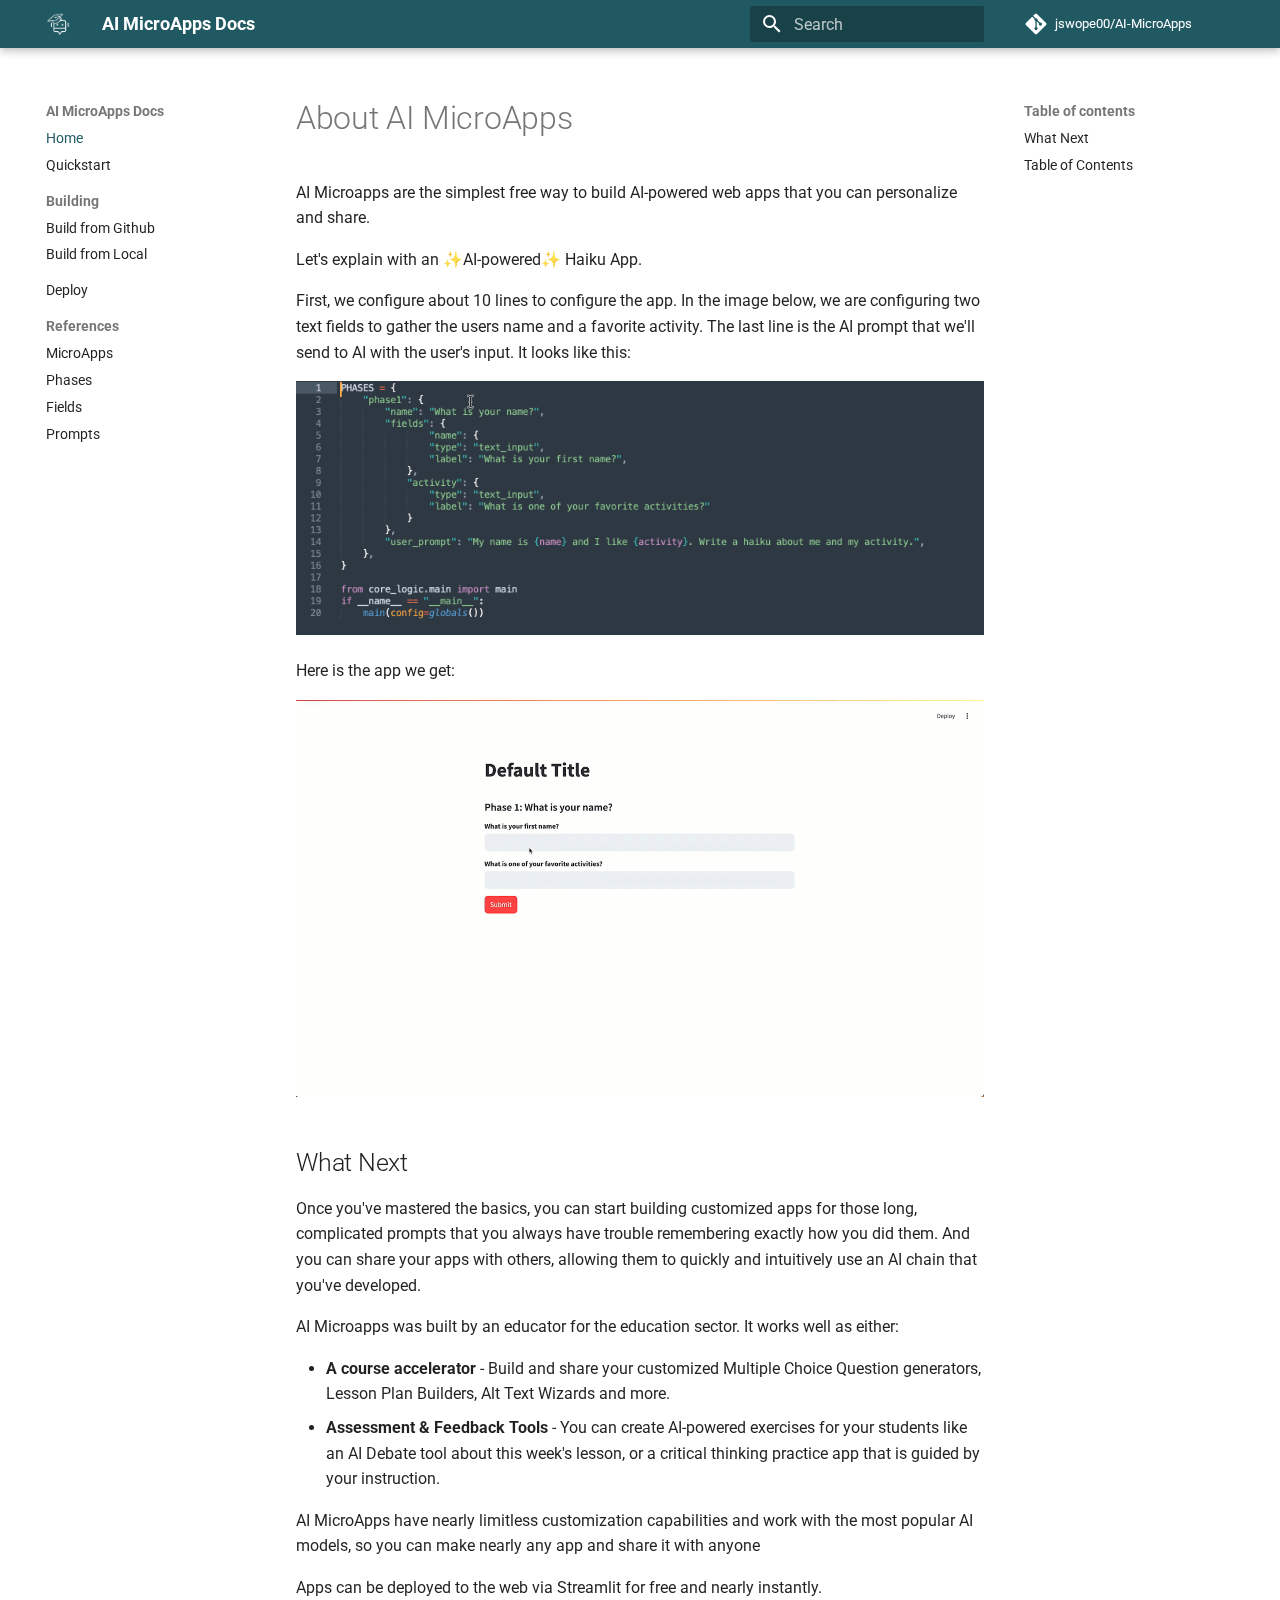
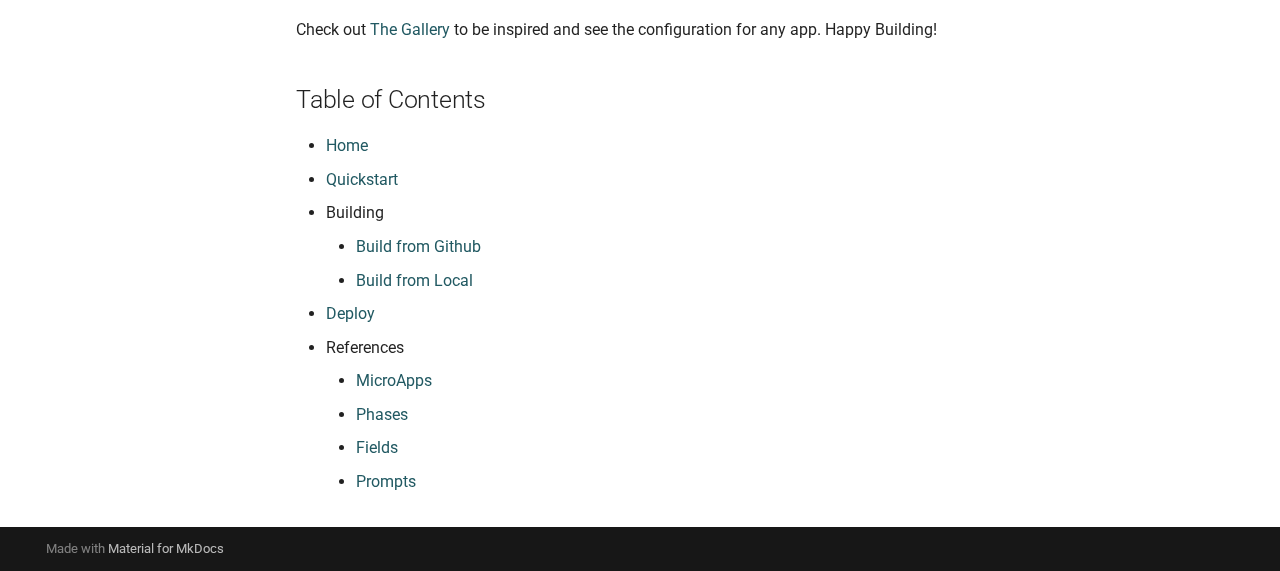
<file: index.html>
<!doctype html>
<html lang="en" class="no-js">
  <head>
    
      <meta charset="utf-8">
      <meta name="viewport" content="width=device-width,initial-scale=1">
      
      
      
        <link rel="canonical" href="https://github.com/jswope00/AI-MicroApps/">
      
      
      
        <link rel="next" href="quickstart/">
      
      
      <link rel="icon" href="img/logo_transparent_bg_sq.png">
      <meta name="generator" content="mkdocs-1.6.1, mkdocs-material-9.5.44">
    
    
      
        <title>AI MicroApps Docs</title>
      
    
    
      <link rel="stylesheet" href="assets/stylesheets/main.0253249f.min.css">
      
        
        <link rel="stylesheet" href="assets/stylesheets/palette.06af60db.min.css">
      
      


    
    
      
    
    
      
        
        
        <link rel="preconnect" href="https://fonts.gstatic.com" crossorigin>
        <link rel="stylesheet" href="https://fonts.googleapis.com/css?family=Roboto:300,300i,400,400i,700,700i%7CRoboto+Mono:400,400i,700,700i&display=fallback">
        <style>:root{--md-text-font:"Roboto";--md-code-font:"Roboto Mono"}</style>
      
    
    
      <link rel="stylesheet" href="stylesheets/extra.css">
    
    <script>__md_scope=new URL(".",location),__md_hash=e=>[...e].reduce(((e,_)=>(e<<5)-e+_.charCodeAt(0)),0),__md_get=(e,_=localStorage,t=__md_scope)=>JSON.parse(_.getItem(t.pathname+"."+e)),__md_set=(e,_,t=localStorage,a=__md_scope)=>{try{t.setItem(a.pathname+"."+e,JSON.stringify(_))}catch(e){}}</script>
    
      

    
    
    
  </head>
  
  
    
    
    
    
    
    <body dir="ltr" data-md-color-scheme="default" data-md-color-primary="custom" data-md-color-accent="custom">
  
    
    <input class="md-toggle" data-md-toggle="drawer" type="checkbox" id="__drawer" autocomplete="off">
    <input class="md-toggle" data-md-toggle="search" type="checkbox" id="__search" autocomplete="off">
    <label class="md-overlay" for="__drawer"></label>
    <div data-md-component="skip">
      
        
        <a href="#about-ai-microapps" class="md-skip">
          Skip to content
        </a>
      
    </div>
    <div data-md-component="announce">
      
    </div>
    
    
      

  

<header class="md-header md-header--shadow" data-md-component="header">
  <nav class="md-header__inner md-grid" aria-label="Header">
    <a href="." title="AI MicroApps Docs" class="md-header__button md-logo" aria-label="AI MicroApps Docs" data-md-component="logo">
      
  <img src="img/logo_green_bg_sq.png" alt="logo">

    </a>
    <label class="md-header__button md-icon" for="__drawer">
      
      <svg xmlns="http://www.w3.org/2000/svg" viewBox="0 0 24 24"><path d="M3 6h18v2H3zm0 5h18v2H3zm0 5h18v2H3z"/></svg>
    </label>
    <div class="md-header__title" data-md-component="header-title">
      <div class="md-header__ellipsis">
        <div class="md-header__topic">
          <span class="md-ellipsis">
            AI MicroApps Docs
          </span>
        </div>
        <div class="md-header__topic" data-md-component="header-topic">
          <span class="md-ellipsis">
            
              Home
            
          </span>
        </div>
      </div>
    </div>
    
      
    
    
    
    
      <label class="md-header__button md-icon" for="__search">
        
        <svg xmlns="http://www.w3.org/2000/svg" viewBox="0 0 24 24"><path d="M9.5 3A6.5 6.5 0 0 1 16 9.5c0 1.61-.59 3.09-1.56 4.23l.27.27h.79l5 5-1.5 1.5-5-5v-.79l-.27-.27A6.52 6.52 0 0 1 9.5 16 6.5 6.5 0 0 1 3 9.5 6.5 6.5 0 0 1 9.5 3m0 2C7 5 5 7 5 9.5S7 14 9.5 14 14 12 14 9.5 12 5 9.5 5"/></svg>
      </label>
      <div class="md-search" data-md-component="search" role="dialog">
  <label class="md-search__overlay" for="__search"></label>
  <div class="md-search__inner" role="search">
    <form class="md-search__form" name="search">
      <input type="text" class="md-search__input" name="query" aria-label="Search" placeholder="Search" autocapitalize="off" autocorrect="off" autocomplete="off" spellcheck="false" data-md-component="search-query" required>
      <label class="md-search__icon md-icon" for="__search">
        
        <svg xmlns="http://www.w3.org/2000/svg" viewBox="0 0 24 24"><path d="M9.5 3A6.5 6.5 0 0 1 16 9.5c0 1.61-.59 3.09-1.56 4.23l.27.27h.79l5 5-1.5 1.5-5-5v-.79l-.27-.27A6.52 6.52 0 0 1 9.5 16 6.5 6.5 0 0 1 3 9.5 6.5 6.5 0 0 1 9.5 3m0 2C7 5 5 7 5 9.5S7 14 9.5 14 14 12 14 9.5 12 5 9.5 5"/></svg>
        
        <svg xmlns="http://www.w3.org/2000/svg" viewBox="0 0 24 24"><path d="M20 11v2H8l5.5 5.5-1.42 1.42L4.16 12l7.92-7.92L13.5 5.5 8 11z"/></svg>
      </label>
      <nav class="md-search__options" aria-label="Search">
        
        <button type="reset" class="md-search__icon md-icon" title="Clear" aria-label="Clear" tabindex="-1">
          
          <svg xmlns="http://www.w3.org/2000/svg" viewBox="0 0 24 24"><path d="M19 6.41 17.59 5 12 10.59 6.41 5 5 6.41 10.59 12 5 17.59 6.41 19 12 13.41 17.59 19 19 17.59 13.41 12z"/></svg>
        </button>
      </nav>
      
    </form>
    <div class="md-search__output">
      <div class="md-search__scrollwrap" tabindex="0" data-md-scrollfix>
        <div class="md-search-result" data-md-component="search-result">
          <div class="md-search-result__meta">
            Initializing search
          </div>
          <ol class="md-search-result__list" role="presentation"></ol>
        </div>
      </div>
    </div>
  </div>
</div>
    
    
      <div class="md-header__source">
        <a href="https://github.com/jswope00/AI-MicroApps" title="Go to repository" class="md-source" data-md-component="source">
  <div class="md-source__icon md-icon">
    
    <svg xmlns="http://www.w3.org/2000/svg" viewBox="0 0 448 512"><!--! Font Awesome Free 6.6.0 by @fontawesome - https://fontawesome.com License - https://fontawesome.com/license/free (Icons: CC BY 4.0, Fonts: SIL OFL 1.1, Code: MIT License) Copyright 2024 Fonticons, Inc.--><path d="M439.55 236.05 244 40.45a28.87 28.87 0 0 0-40.81 0l-40.66 40.63 51.52 51.52c27.06-9.14 52.68 16.77 43.39 43.68l49.66 49.66c34.23-11.8 61.18 31 35.47 56.69-26.49 26.49-70.21-2.87-56-37.34L240.22 199v121.85c25.3 12.54 22.26 41.85 9.08 55a34.34 34.34 0 0 1-48.55 0c-17.57-17.6-11.07-46.91 11.25-56v-123c-20.8-8.51-24.6-30.74-18.64-45L142.57 101 8.45 235.14a28.86 28.86 0 0 0 0 40.81l195.61 195.6a28.86 28.86 0 0 0 40.8 0l194.69-194.69a28.86 28.86 0 0 0 0-40.81"/></svg>
  </div>
  <div class="md-source__repository">
    jswope00/AI-MicroApps
  </div>
</a>
      </div>
    
  </nav>
  
</header>
    
    <div class="md-container" data-md-component="container">
      
      
        
          
        
      
      <main class="md-main" data-md-component="main">
        <div class="md-main__inner md-grid">
          
            
              
              <div class="md-sidebar md-sidebar--primary" data-md-component="sidebar" data-md-type="navigation" >
                <div class="md-sidebar__scrollwrap">
                  <div class="md-sidebar__inner">
                    



<nav class="md-nav md-nav--primary" aria-label="Navigation" data-md-level="0">
  <label class="md-nav__title" for="__drawer">
    <a href="." title="AI MicroApps Docs" class="md-nav__button md-logo" aria-label="AI MicroApps Docs" data-md-component="logo">
      
  <img src="img/logo_green_bg_sq.png" alt="logo">

    </a>
    AI MicroApps Docs
  </label>
  
    <div class="md-nav__source">
      <a href="https://github.com/jswope00/AI-MicroApps" title="Go to repository" class="md-source" data-md-component="source">
  <div class="md-source__icon md-icon">
    
    <svg xmlns="http://www.w3.org/2000/svg" viewBox="0 0 448 512"><!--! Font Awesome Free 6.6.0 by @fontawesome - https://fontawesome.com License - https://fontawesome.com/license/free (Icons: CC BY 4.0, Fonts: SIL OFL 1.1, Code: MIT License) Copyright 2024 Fonticons, Inc.--><path d="M439.55 236.05 244 40.45a28.87 28.87 0 0 0-40.81 0l-40.66 40.63 51.52 51.52c27.06-9.14 52.68 16.77 43.39 43.68l49.66 49.66c34.23-11.8 61.18 31 35.47 56.69-26.49 26.49-70.21-2.87-56-37.34L240.22 199v121.85c25.3 12.54 22.26 41.85 9.08 55a34.34 34.34 0 0 1-48.55 0c-17.57-17.6-11.07-46.91 11.25-56v-123c-20.8-8.51-24.6-30.74-18.64-45L142.57 101 8.45 235.14a28.86 28.86 0 0 0 0 40.81l195.61 195.6a28.86 28.86 0 0 0 40.8 0l194.69-194.69a28.86 28.86 0 0 0 0-40.81"/></svg>
  </div>
  <div class="md-source__repository">
    jswope00/AI-MicroApps
  </div>
</a>
    </div>
  
  <ul class="md-nav__list" data-md-scrollfix>
    
      
      
  
  
    
  
  
  
    <li class="md-nav__item md-nav__item--active">
      
      <input class="md-nav__toggle md-toggle" type="checkbox" id="__toc">
      
      
        
      
      
        <label class="md-nav__link md-nav__link--active" for="__toc">
          
  
  <span class="md-ellipsis">
    Home
  </span>
  

          <span class="md-nav__icon md-icon"></span>
        </label>
      
      <a href="." class="md-nav__link md-nav__link--active">
        
  
  <span class="md-ellipsis">
    Home
  </span>
  

      </a>
      
        

<nav class="md-nav md-nav--secondary" aria-label="Table of contents">
  
  
  
    
  
  
    <label class="md-nav__title" for="__toc">
      <span class="md-nav__icon md-icon"></span>
      Table of contents
    </label>
    <ul class="md-nav__list" data-md-component="toc" data-md-scrollfix>
      
        <li class="md-nav__item">
  <a href="#what-next" class="md-nav__link">
    <span class="md-ellipsis">
      What Next
    </span>
  </a>
  
</li>
      
        <li class="md-nav__item">
  <a href="#table-of-contents" class="md-nav__link">
    <span class="md-ellipsis">
      Table of Contents
    </span>
  </a>
  
</li>
      
    </ul>
  
</nav>
      
    </li>
  

    
      
      
  
  
  
  
    <li class="md-nav__item">
      <a href="quickstart/" class="md-nav__link">
        
  
  <span class="md-ellipsis">
    Quickstart
  </span>
  

      </a>
    </li>
  

    
      
      
  
  
  
  
    
    
    
      
        
        
      
    
    
    <li class="md-nav__item md-nav__item--section md-nav__item--nested">
      
        
        
        <input class="md-nav__toggle md-toggle " type="checkbox" id="__nav_3" >
        
          
          <label class="md-nav__link" for="__nav_3" id="__nav_3_label" tabindex="">
            
  
  <span class="md-ellipsis">
    Building
  </span>
  

            <span class="md-nav__icon md-icon"></span>
          </label>
        
        <nav class="md-nav" data-md-level="1" aria-labelledby="__nav_3_label" aria-expanded="false">
          <label class="md-nav__title" for="__nav_3">
            <span class="md-nav__icon md-icon"></span>
            Building
          </label>
          <ul class="md-nav__list" data-md-scrollfix>
            
              
                
  
  
  
  
    <li class="md-nav__item">
      <a href="build_online/" class="md-nav__link">
        
  
  <span class="md-ellipsis">
    Build from Github
  </span>
  

      </a>
    </li>
  

              
            
              
                
  
  
  
  
    <li class="md-nav__item">
      <a href="build_local/" class="md-nav__link">
        
  
  <span class="md-ellipsis">
    Build from Local
  </span>
  

      </a>
    </li>
  

              
            
          </ul>
        </nav>
      
    </li>
  

    
      
      
  
  
  
  
    <li class="md-nav__item">
      <a href="deploy/" class="md-nav__link">
        
  
  <span class="md-ellipsis">
    Deploy
  </span>
  

      </a>
    </li>
  

    
      
      
  
  
  
  
    
    
    
      
        
        
      
    
    
    <li class="md-nav__item md-nav__item--section md-nav__item--nested">
      
        
        
        <input class="md-nav__toggle md-toggle " type="checkbox" id="__nav_5" >
        
          
          <label class="md-nav__link" for="__nav_5" id="__nav_5_label" tabindex="">
            
  
  <span class="md-ellipsis">
    References
  </span>
  

            <span class="md-nav__icon md-icon"></span>
          </label>
        
        <nav class="md-nav" data-md-level="1" aria-labelledby="__nav_5_label" aria-expanded="false">
          <label class="md-nav__title" for="__nav_5">
            <span class="md-nav__icon md-icon"></span>
            References
          </label>
          <ul class="md-nav__list" data-md-scrollfix>
            
              
                
  
  
  
  
    <li class="md-nav__item">
      <a href="concept_phases_fields_runs/" class="md-nav__link">
        
  
  <span class="md-ellipsis">
    MicroApps
  </span>
  

      </a>
    </li>
  

              
            
              
                
  
  
  
  
    <li class="md-nav__item">
      <a href="reference_phases/" class="md-nav__link">
        
  
  <span class="md-ellipsis">
    Phases
  </span>
  

      </a>
    </li>
  

              
            
              
                
  
  
  
  
    <li class="md-nav__item">
      <a href="reference_fields/" class="md-nav__link">
        
  
  <span class="md-ellipsis">
    Fields
  </span>
  

      </a>
    </li>
  

              
            
              
                
  
  
  
  
    <li class="md-nav__item">
      <a href="reference_prompts/" class="md-nav__link">
        
  
  <span class="md-ellipsis">
    Prompts
  </span>
  

      </a>
    </li>
  

              
            
          </ul>
        </nav>
      
    </li>
  

    
  </ul>
</nav>
                  </div>
                </div>
              </div>
            
            
              
              <div class="md-sidebar md-sidebar--secondary" data-md-component="sidebar" data-md-type="toc" >
                <div class="md-sidebar__scrollwrap">
                  <div class="md-sidebar__inner">
                    

<nav class="md-nav md-nav--secondary" aria-label="Table of contents">
  
  
  
    
  
  
    <label class="md-nav__title" for="__toc">
      <span class="md-nav__icon md-icon"></span>
      Table of contents
    </label>
    <ul class="md-nav__list" data-md-component="toc" data-md-scrollfix>
      
        <li class="md-nav__item">
  <a href="#what-next" class="md-nav__link">
    <span class="md-ellipsis">
      What Next
    </span>
  </a>
  
</li>
      
        <li class="md-nav__item">
  <a href="#table-of-contents" class="md-nav__link">
    <span class="md-ellipsis">
      Table of Contents
    </span>
  </a>
  
</li>
      
    </ul>
  
</nav>
                  </div>
                </div>
              </div>
            
          
          
            <div class="md-content" data-md-component="content">
              <article class="md-content__inner md-typeset">
                
                  

  
  


<h1 id="about-ai-microapps">About AI MicroApps<a class="headerlink" href="#about-ai-microapps" title="Permanent link">&para;</a></h1>
<p>AI Microapps are the simplest free way to build AI-powered web apps that you can personalize and share.</p>
<p>Let's explain with an ✨AI-powered✨ Haiku App.</p>
<p>First, we configure about 10 lines to configure the app. In the image below, we are configuring two text fields to gather the users name and a favorite activity. The last line is the AI prompt that we'll send to AI with the user's input. It looks like this:</p>
<p><img alt="Several lines of code to make an AI MicroApp" src="img/code_lines.png" /></p>
<p>Here is the app we get:</p>
<p><img alt="Animated Gif of the hello world app" src="img/hello_world_app.gif" /></p>
<h2 id="what-next">What Next<a class="headerlink" href="#what-next" title="Permanent link">&para;</a></h2>
<p>Once you've mastered the basics, you can start building customized apps for those long, complicated prompts that you always have trouble remembering exactly how you did them. And you can share your apps with others, allowing them to quickly and intuitively use an AI chain that you've developed.</p>
<p>AI Microapps was built by an educator for the education sector. It works well as either:</p>
<ul>
<li><strong>A course accelerator</strong> - Build and share your customized Multiple Choice Question generators, Lesson Plan Builders, Alt Text Wizards and more.</li>
<li><strong>Assessment &amp; Feedback Tools</strong> - You can create AI-powered exercises for your students like an AI Debate tool about this week's lesson, or a critical thinking practice app that is guided by your instruction.</li>
</ul>
<p>AI MicroApps have nearly limitless customization capabilities and work with the most popular AI models, so you can make nearly any app and share it with anyone</p>
<p>Apps can be deployed to the web via Streamlit for free and nearly instantly.</p>
<p>Check out <a href="https://ai-microapps.streamlit.app/" target="_blank" alt="Gallery of AI Microapps">The Gallery</a> to be inspired and see the configuration for any app. Happy Building!</p>
<h2 id="table-of-contents">Table of Contents<a class="headerlink" href="#table-of-contents" title="Permanent link">&para;</a></h2>
<ul>
<li><a href="./">Home</a></li>
<li><a href="quickstart/">Quickstart</a></li>
<li>Building<ul>
<li><a href="build_online/">Build from Github</a></li>
<li><a href="build_local/">Build from Local</a></li>
</ul>
</li>
<li><a href="deploy/">Deploy</a></li>
<li>References<ul>
<li><a href="concept_phases_fields_runs/">MicroApps</a></li>
<li><a href="reference_phases/">Phases</a></li>
<li><a href="reference_fields/">Fields</a></li>
<li><a href="reference_prompts/">Prompts</a></li>
</ul>
</li>
</ul>












                
              </article>
            </div>
          
          
<script>var target=document.getElementById(location.hash.slice(1));target&&target.name&&(target.checked=target.name.startsWith("__tabbed_"))</script>
        </div>
        
      </main>
      
        <footer class="md-footer">
  
  <div class="md-footer-meta md-typeset">
    <div class="md-footer-meta__inner md-grid">
      <div class="md-copyright">
  
  
    Made with
    <a href="https://squidfunk.github.io/mkdocs-material/" target="_blank" rel="noopener">
      Material for MkDocs
    </a>
  
</div>
      
    </div>
  </div>
</footer>
      
    </div>
    <div class="md-dialog" data-md-component="dialog">
      <div class="md-dialog__inner md-typeset"></div>
    </div>
    
    
    <script id="__config" type="application/json">{"base": ".", "features": ["navigation.sections", "navigation.instant"], "search": "assets/javascripts/workers/search.6ce7567c.min.js", "translations": {"clipboard.copied": "Copied to clipboard", "clipboard.copy": "Copy to clipboard", "search.result.more.one": "1 more on this page", "search.result.more.other": "# more on this page", "search.result.none": "No matching documents", "search.result.one": "1 matching document", "search.result.other": "# matching documents", "search.result.placeholder": "Type to start searching", "search.result.term.missing": "Missing", "select.version": "Select version"}}</script>
    
    
      <script src="assets/javascripts/bundle.83f73b43.min.js"></script>
      
    
  </body>
</html>
</file>
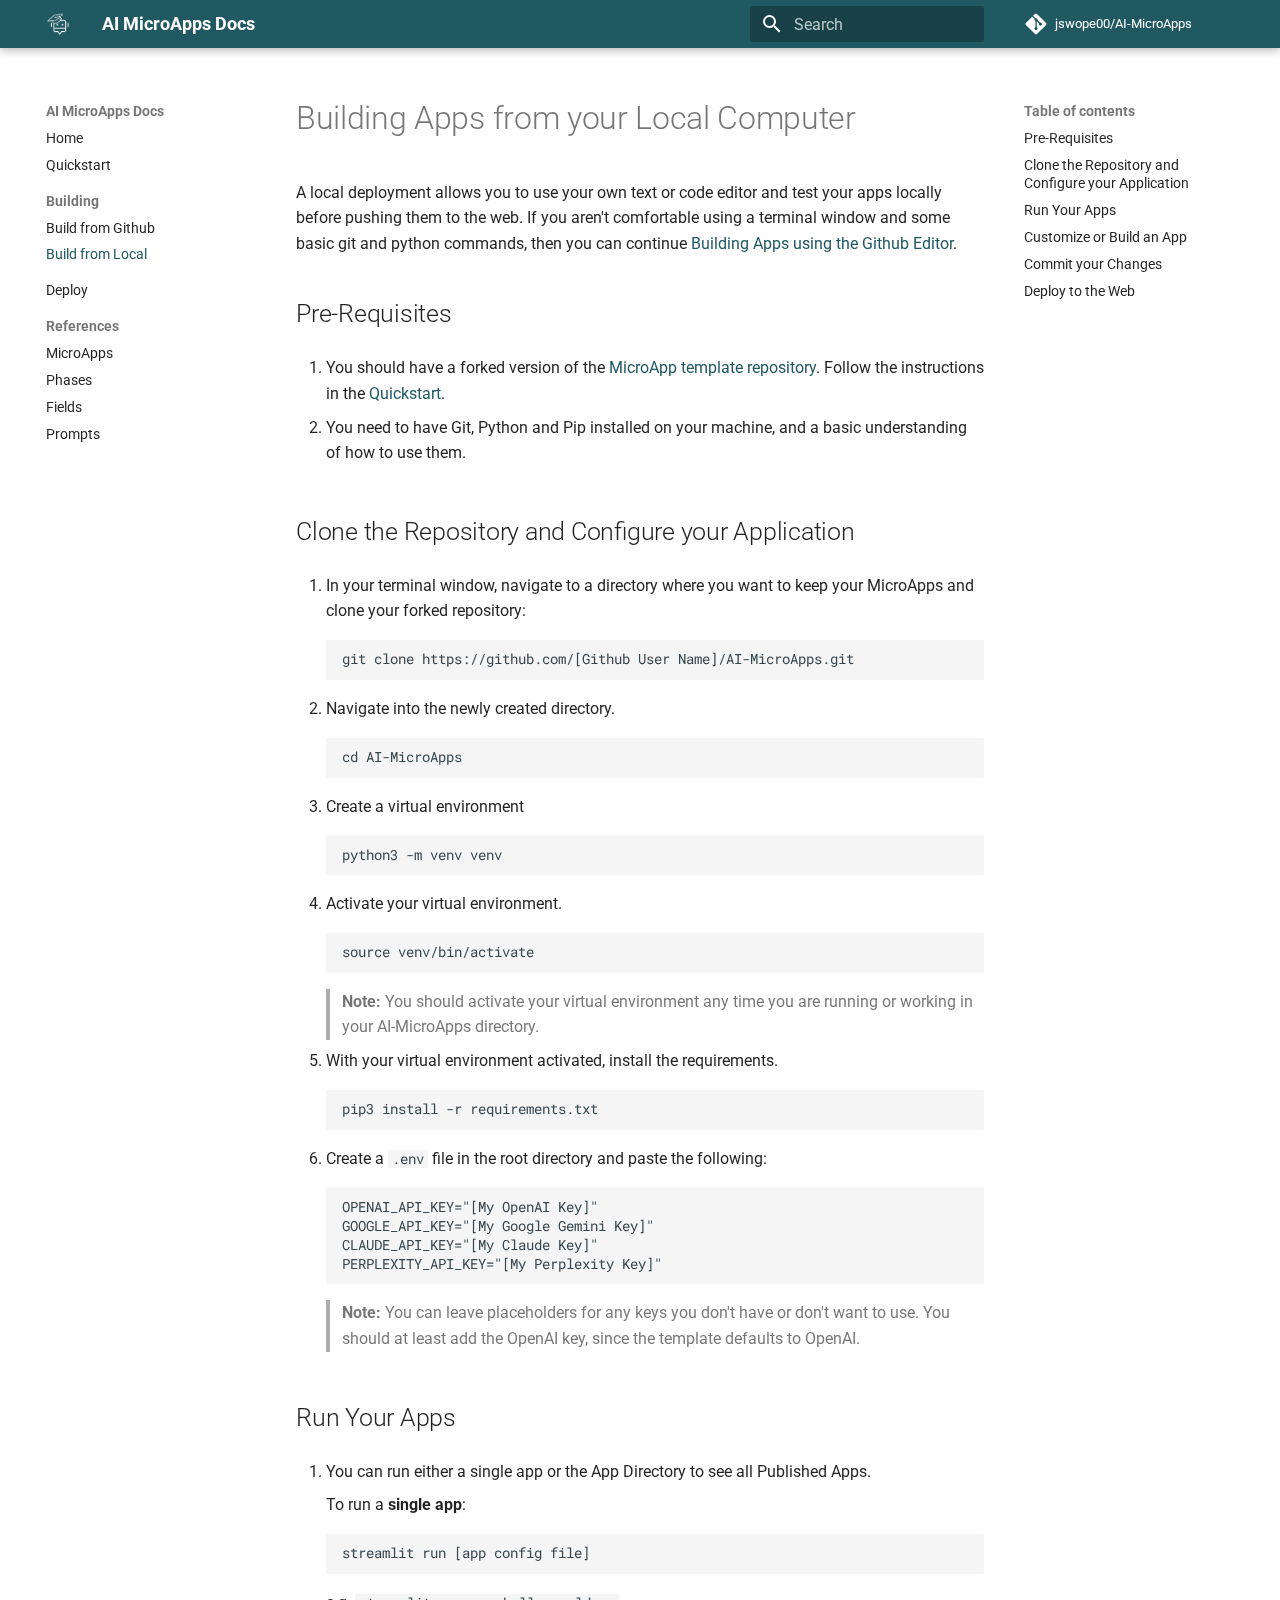
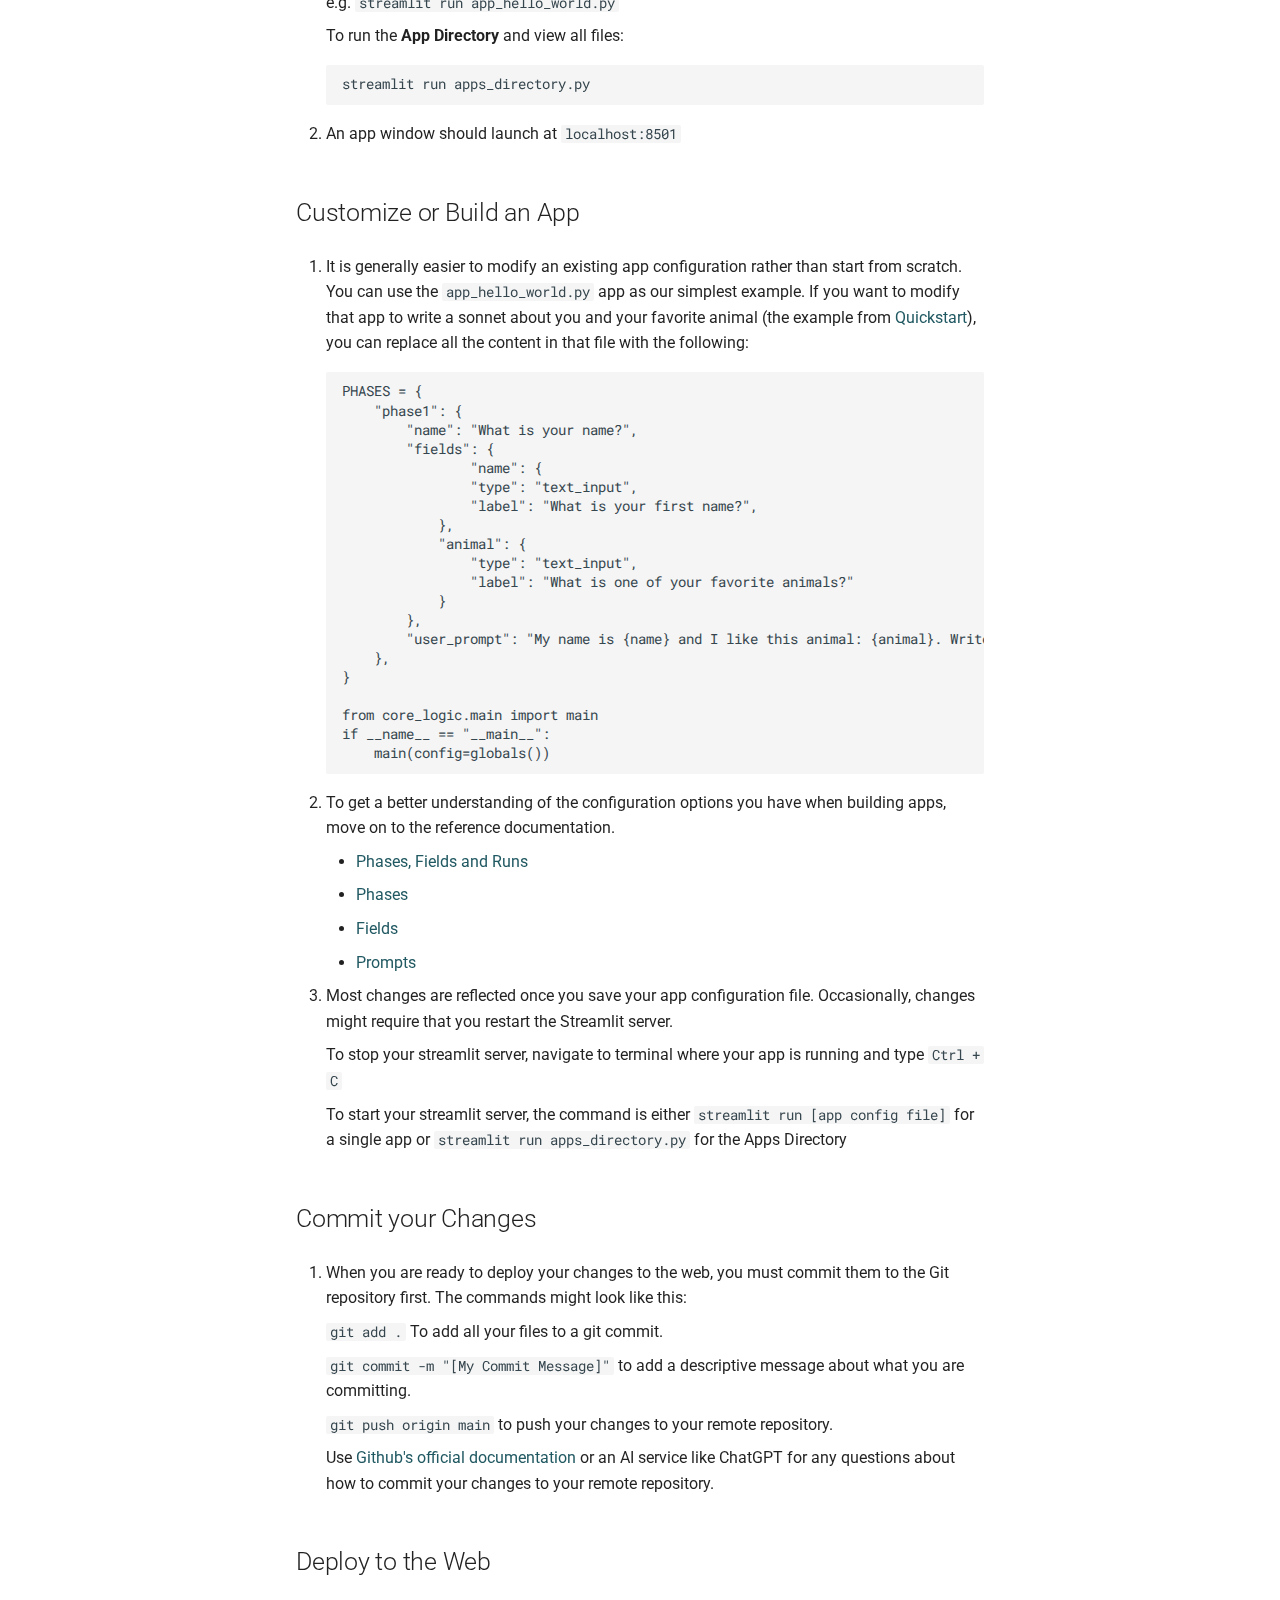
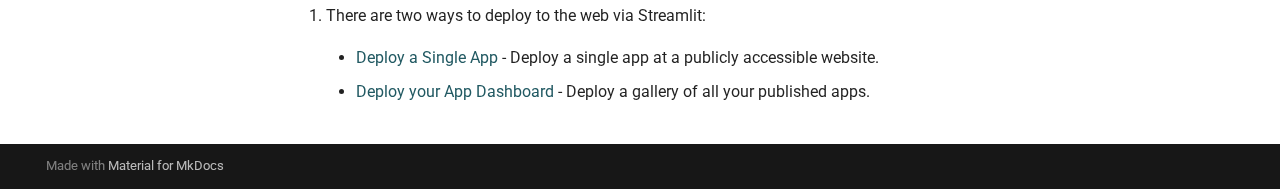
<file: build_local/index.html>
<!doctype html>
<html lang="en" class="no-js">
  <head>
    
      <meta charset="utf-8">
      <meta name="viewport" content="width=device-width,initial-scale=1">
      
      
      
        <link rel="canonical" href="https://github.com/jswope00/AI-MicroApps/build_local/">
      
      
        <link rel="prev" href="../build_online/">
      
      
        <link rel="next" href="../deploy/">
      
      
      <link rel="icon" href="../img/logo_transparent_bg_sq.png">
      <meta name="generator" content="mkdocs-1.6.1, mkdocs-material-9.5.44">
    
    
      
        <title>Build from Local - AI MicroApps Docs</title>
      
    
    
      <link rel="stylesheet" href="../assets/stylesheets/main.0253249f.min.css">
      
        
        <link rel="stylesheet" href="../assets/stylesheets/palette.06af60db.min.css">
      
      


    
    
      
    
    
      
        
        
        <link rel="preconnect" href="https://fonts.gstatic.com" crossorigin>
        <link rel="stylesheet" href="https://fonts.googleapis.com/css?family=Roboto:300,300i,400,400i,700,700i%7CRoboto+Mono:400,400i,700,700i&display=fallback">
        <style>:root{--md-text-font:"Roboto";--md-code-font:"Roboto Mono"}</style>
      
    
    
      <link rel="stylesheet" href="../stylesheets/extra.css">
    
    <script>__md_scope=new URL("..",location),__md_hash=e=>[...e].reduce(((e,_)=>(e<<5)-e+_.charCodeAt(0)),0),__md_get=(e,_=localStorage,t=__md_scope)=>JSON.parse(_.getItem(t.pathname+"."+e)),__md_set=(e,_,t=localStorage,a=__md_scope)=>{try{t.setItem(a.pathname+"."+e,JSON.stringify(_))}catch(e){}}</script>
    
      

    
    
    
  </head>
  
  
    
    
    
    
    
    <body dir="ltr" data-md-color-scheme="default" data-md-color-primary="custom" data-md-color-accent="custom">
  
    
    <input class="md-toggle" data-md-toggle="drawer" type="checkbox" id="__drawer" autocomplete="off">
    <input class="md-toggle" data-md-toggle="search" type="checkbox" id="__search" autocomplete="off">
    <label class="md-overlay" for="__drawer"></label>
    <div data-md-component="skip">
      
        
        <a href="#building-apps-from-your-local-computer" class="md-skip">
          Skip to content
        </a>
      
    </div>
    <div data-md-component="announce">
      
    </div>
    
    
      

  

<header class="md-header md-header--shadow" data-md-component="header">
  <nav class="md-header__inner md-grid" aria-label="Header">
    <a href=".." title="AI MicroApps Docs" class="md-header__button md-logo" aria-label="AI MicroApps Docs" data-md-component="logo">
      
  <img src="../img/logo_green_bg_sq.png" alt="logo">

    </a>
    <label class="md-header__button md-icon" for="__drawer">
      
      <svg xmlns="http://www.w3.org/2000/svg" viewBox="0 0 24 24"><path d="M3 6h18v2H3zm0 5h18v2H3zm0 5h18v2H3z"/></svg>
    </label>
    <div class="md-header__title" data-md-component="header-title">
      <div class="md-header__ellipsis">
        <div class="md-header__topic">
          <span class="md-ellipsis">
            AI MicroApps Docs
          </span>
        </div>
        <div class="md-header__topic" data-md-component="header-topic">
          <span class="md-ellipsis">
            
              Build from Local
            
          </span>
        </div>
      </div>
    </div>
    
      
    
    
    
    
      <label class="md-header__button md-icon" for="__search">
        
        <svg xmlns="http://www.w3.org/2000/svg" viewBox="0 0 24 24"><path d="M9.5 3A6.5 6.5 0 0 1 16 9.5c0 1.61-.59 3.09-1.56 4.23l.27.27h.79l5 5-1.5 1.5-5-5v-.79l-.27-.27A6.52 6.52 0 0 1 9.5 16 6.5 6.5 0 0 1 3 9.5 6.5 6.5 0 0 1 9.5 3m0 2C7 5 5 7 5 9.5S7 14 9.5 14 14 12 14 9.5 12 5 9.5 5"/></svg>
      </label>
      <div class="md-search" data-md-component="search" role="dialog">
  <label class="md-search__overlay" for="__search"></label>
  <div class="md-search__inner" role="search">
    <form class="md-search__form" name="search">
      <input type="text" class="md-search__input" name="query" aria-label="Search" placeholder="Search" autocapitalize="off" autocorrect="off" autocomplete="off" spellcheck="false" data-md-component="search-query" required>
      <label class="md-search__icon md-icon" for="__search">
        
        <svg xmlns="http://www.w3.org/2000/svg" viewBox="0 0 24 24"><path d="M9.5 3A6.5 6.5 0 0 1 16 9.5c0 1.61-.59 3.09-1.56 4.23l.27.27h.79l5 5-1.5 1.5-5-5v-.79l-.27-.27A6.52 6.52 0 0 1 9.5 16 6.5 6.5 0 0 1 3 9.5 6.5 6.5 0 0 1 9.5 3m0 2C7 5 5 7 5 9.5S7 14 9.5 14 14 12 14 9.5 12 5 9.5 5"/></svg>
        
        <svg xmlns="http://www.w3.org/2000/svg" viewBox="0 0 24 24"><path d="M20 11v2H8l5.5 5.5-1.42 1.42L4.16 12l7.92-7.92L13.5 5.5 8 11z"/></svg>
      </label>
      <nav class="md-search__options" aria-label="Search">
        
        <button type="reset" class="md-search__icon md-icon" title="Clear" aria-label="Clear" tabindex="-1">
          
          <svg xmlns="http://www.w3.org/2000/svg" viewBox="0 0 24 24"><path d="M19 6.41 17.59 5 12 10.59 6.41 5 5 6.41 10.59 12 5 17.59 6.41 19 12 13.41 17.59 19 19 17.59 13.41 12z"/></svg>
        </button>
      </nav>
      
    </form>
    <div class="md-search__output">
      <div class="md-search__scrollwrap" tabindex="0" data-md-scrollfix>
        <div class="md-search-result" data-md-component="search-result">
          <div class="md-search-result__meta">
            Initializing search
          </div>
          <ol class="md-search-result__list" role="presentation"></ol>
        </div>
      </div>
    </div>
  </div>
</div>
    
    
      <div class="md-header__source">
        <a href="https://github.com/jswope00/AI-MicroApps" title="Go to repository" class="md-source" data-md-component="source">
  <div class="md-source__icon md-icon">
    
    <svg xmlns="http://www.w3.org/2000/svg" viewBox="0 0 448 512"><!--! Font Awesome Free 6.6.0 by @fontawesome - https://fontawesome.com License - https://fontawesome.com/license/free (Icons: CC BY 4.0, Fonts: SIL OFL 1.1, Code: MIT License) Copyright 2024 Fonticons, Inc.--><path d="M439.55 236.05 244 40.45a28.87 28.87 0 0 0-40.81 0l-40.66 40.63 51.52 51.52c27.06-9.14 52.68 16.77 43.39 43.68l49.66 49.66c34.23-11.8 61.18 31 35.47 56.69-26.49 26.49-70.21-2.87-56-37.34L240.22 199v121.85c25.3 12.54 22.26 41.85 9.08 55a34.34 34.34 0 0 1-48.55 0c-17.57-17.6-11.07-46.91 11.25-56v-123c-20.8-8.51-24.6-30.74-18.64-45L142.57 101 8.45 235.14a28.86 28.86 0 0 0 0 40.81l195.61 195.6a28.86 28.86 0 0 0 40.8 0l194.69-194.69a28.86 28.86 0 0 0 0-40.81"/></svg>
  </div>
  <div class="md-source__repository">
    jswope00/AI-MicroApps
  </div>
</a>
      </div>
    
  </nav>
  
</header>
    
    <div class="md-container" data-md-component="container">
      
      
        
          
        
      
      <main class="md-main" data-md-component="main">
        <div class="md-main__inner md-grid">
          
            
              
              <div class="md-sidebar md-sidebar--primary" data-md-component="sidebar" data-md-type="navigation" >
                <div class="md-sidebar__scrollwrap">
                  <div class="md-sidebar__inner">
                    



<nav class="md-nav md-nav--primary" aria-label="Navigation" data-md-level="0">
  <label class="md-nav__title" for="__drawer">
    <a href=".." title="AI MicroApps Docs" class="md-nav__button md-logo" aria-label="AI MicroApps Docs" data-md-component="logo">
      
  <img src="../img/logo_green_bg_sq.png" alt="logo">

    </a>
    AI MicroApps Docs
  </label>
  
    <div class="md-nav__source">
      <a href="https://github.com/jswope00/AI-MicroApps" title="Go to repository" class="md-source" data-md-component="source">
  <div class="md-source__icon md-icon">
    
    <svg xmlns="http://www.w3.org/2000/svg" viewBox="0 0 448 512"><!--! Font Awesome Free 6.6.0 by @fontawesome - https://fontawesome.com License - https://fontawesome.com/license/free (Icons: CC BY 4.0, Fonts: SIL OFL 1.1, Code: MIT License) Copyright 2024 Fonticons, Inc.--><path d="M439.55 236.05 244 40.45a28.87 28.87 0 0 0-40.81 0l-40.66 40.63 51.52 51.52c27.06-9.14 52.68 16.77 43.39 43.68l49.66 49.66c34.23-11.8 61.18 31 35.47 56.69-26.49 26.49-70.21-2.87-56-37.34L240.22 199v121.85c25.3 12.54 22.26 41.85 9.08 55a34.34 34.34 0 0 1-48.55 0c-17.57-17.6-11.07-46.91 11.25-56v-123c-20.8-8.51-24.6-30.74-18.64-45L142.57 101 8.45 235.14a28.86 28.86 0 0 0 0 40.81l195.61 195.6a28.86 28.86 0 0 0 40.8 0l194.69-194.69a28.86 28.86 0 0 0 0-40.81"/></svg>
  </div>
  <div class="md-source__repository">
    jswope00/AI-MicroApps
  </div>
</a>
    </div>
  
  <ul class="md-nav__list" data-md-scrollfix>
    
      
      
  
  
  
  
    <li class="md-nav__item">
      <a href=".." class="md-nav__link">
        
  
  <span class="md-ellipsis">
    Home
  </span>
  

      </a>
    </li>
  

    
      
      
  
  
  
  
    <li class="md-nav__item">
      <a href="../quickstart/" class="md-nav__link">
        
  
  <span class="md-ellipsis">
    Quickstart
  </span>
  

      </a>
    </li>
  

    
      
      
  
  
    
  
  
  
    
    
    
      
        
        
      
    
    
    <li class="md-nav__item md-nav__item--active md-nav__item--section md-nav__item--nested">
      
        
        
        <input class="md-nav__toggle md-toggle " type="checkbox" id="__nav_3" checked>
        
          
          <label class="md-nav__link" for="__nav_3" id="__nav_3_label" tabindex="">
            
  
  <span class="md-ellipsis">
    Building
  </span>
  

            <span class="md-nav__icon md-icon"></span>
          </label>
        
        <nav class="md-nav" data-md-level="1" aria-labelledby="__nav_3_label" aria-expanded="true">
          <label class="md-nav__title" for="__nav_3">
            <span class="md-nav__icon md-icon"></span>
            Building
          </label>
          <ul class="md-nav__list" data-md-scrollfix>
            
              
                
  
  
  
  
    <li class="md-nav__item">
      <a href="../build_online/" class="md-nav__link">
        
  
  <span class="md-ellipsis">
    Build from Github
  </span>
  

      </a>
    </li>
  

              
            
              
                
  
  
    
  
  
  
    <li class="md-nav__item md-nav__item--active">
      
      <input class="md-nav__toggle md-toggle" type="checkbox" id="__toc">
      
      
        
      
      
        <label class="md-nav__link md-nav__link--active" for="__toc">
          
  
  <span class="md-ellipsis">
    Build from Local
  </span>
  

          <span class="md-nav__icon md-icon"></span>
        </label>
      
      <a href="./" class="md-nav__link md-nav__link--active">
        
  
  <span class="md-ellipsis">
    Build from Local
  </span>
  

      </a>
      
        

<nav class="md-nav md-nav--secondary" aria-label="Table of contents">
  
  
  
    
  
  
    <label class="md-nav__title" for="__toc">
      <span class="md-nav__icon md-icon"></span>
      Table of contents
    </label>
    <ul class="md-nav__list" data-md-component="toc" data-md-scrollfix>
      
        <li class="md-nav__item">
  <a href="#pre-requisites" class="md-nav__link">
    <span class="md-ellipsis">
      Pre-Requisites
    </span>
  </a>
  
</li>
      
        <li class="md-nav__item">
  <a href="#clone-the-repository-and-configure-your-application" class="md-nav__link">
    <span class="md-ellipsis">
      Clone the Repository and Configure your Application
    </span>
  </a>
  
</li>
      
        <li class="md-nav__item">
  <a href="#run-your-apps" class="md-nav__link">
    <span class="md-ellipsis">
      Run Your Apps
    </span>
  </a>
  
</li>
      
        <li class="md-nav__item">
  <a href="#customize-or-build-an-app" class="md-nav__link">
    <span class="md-ellipsis">
      Customize or Build an App
    </span>
  </a>
  
</li>
      
        <li class="md-nav__item">
  <a href="#commit-your-changes" class="md-nav__link">
    <span class="md-ellipsis">
      Commit your Changes
    </span>
  </a>
  
</li>
      
        <li class="md-nav__item">
  <a href="#deploy-to-the-web" class="md-nav__link">
    <span class="md-ellipsis">
      Deploy to the Web
    </span>
  </a>
  
</li>
      
    </ul>
  
</nav>
      
    </li>
  

              
            
          </ul>
        </nav>
      
    </li>
  

    
      
      
  
  
  
  
    <li class="md-nav__item">
      <a href="../deploy/" class="md-nav__link">
        
  
  <span class="md-ellipsis">
    Deploy
  </span>
  

      </a>
    </li>
  

    
      
      
  
  
  
  
    
    
    
      
        
        
      
    
    
    <li class="md-nav__item md-nav__item--section md-nav__item--nested">
      
        
        
        <input class="md-nav__toggle md-toggle " type="checkbox" id="__nav_5" >
        
          
          <label class="md-nav__link" for="__nav_5" id="__nav_5_label" tabindex="">
            
  
  <span class="md-ellipsis">
    References
  </span>
  

            <span class="md-nav__icon md-icon"></span>
          </label>
        
        <nav class="md-nav" data-md-level="1" aria-labelledby="__nav_5_label" aria-expanded="false">
          <label class="md-nav__title" for="__nav_5">
            <span class="md-nav__icon md-icon"></span>
            References
          </label>
          <ul class="md-nav__list" data-md-scrollfix>
            
              
                
  
  
  
  
    <li class="md-nav__item">
      <a href="../concept_phases_fields_runs/" class="md-nav__link">
        
  
  <span class="md-ellipsis">
    MicroApps
  </span>
  

      </a>
    </li>
  

              
            
              
                
  
  
  
  
    <li class="md-nav__item">
      <a href="../reference_phases/" class="md-nav__link">
        
  
  <span class="md-ellipsis">
    Phases
  </span>
  

      </a>
    </li>
  

              
            
              
                
  
  
  
  
    <li class="md-nav__item">
      <a href="../reference_fields/" class="md-nav__link">
        
  
  <span class="md-ellipsis">
    Fields
  </span>
  

      </a>
    </li>
  

              
            
              
                
  
  
  
  
    <li class="md-nav__item">
      <a href="../reference_prompts/" class="md-nav__link">
        
  
  <span class="md-ellipsis">
    Prompts
  </span>
  

      </a>
    </li>
  

              
            
          </ul>
        </nav>
      
    </li>
  

    
  </ul>
</nav>
                  </div>
                </div>
              </div>
            
            
              
              <div class="md-sidebar md-sidebar--secondary" data-md-component="sidebar" data-md-type="toc" >
                <div class="md-sidebar__scrollwrap">
                  <div class="md-sidebar__inner">
                    

<nav class="md-nav md-nav--secondary" aria-label="Table of contents">
  
  
  
    
  
  
    <label class="md-nav__title" for="__toc">
      <span class="md-nav__icon md-icon"></span>
      Table of contents
    </label>
    <ul class="md-nav__list" data-md-component="toc" data-md-scrollfix>
      
        <li class="md-nav__item">
  <a href="#pre-requisites" class="md-nav__link">
    <span class="md-ellipsis">
      Pre-Requisites
    </span>
  </a>
  
</li>
      
        <li class="md-nav__item">
  <a href="#clone-the-repository-and-configure-your-application" class="md-nav__link">
    <span class="md-ellipsis">
      Clone the Repository and Configure your Application
    </span>
  </a>
  
</li>
      
        <li class="md-nav__item">
  <a href="#run-your-apps" class="md-nav__link">
    <span class="md-ellipsis">
      Run Your Apps
    </span>
  </a>
  
</li>
      
        <li class="md-nav__item">
  <a href="#customize-or-build-an-app" class="md-nav__link">
    <span class="md-ellipsis">
      Customize or Build an App
    </span>
  </a>
  
</li>
      
        <li class="md-nav__item">
  <a href="#commit-your-changes" class="md-nav__link">
    <span class="md-ellipsis">
      Commit your Changes
    </span>
  </a>
  
</li>
      
        <li class="md-nav__item">
  <a href="#deploy-to-the-web" class="md-nav__link">
    <span class="md-ellipsis">
      Deploy to the Web
    </span>
  </a>
  
</li>
      
    </ul>
  
</nav>
                  </div>
                </div>
              </div>
            
          
          
            <div class="md-content" data-md-component="content">
              <article class="md-content__inner md-typeset">
                
                  

  
  


<h1 id="building-apps-from-your-local-computer">Building Apps from your Local Computer<a class="headerlink" href="#building-apps-from-your-local-computer" title="Permanent link">&para;</a></h1>
<p>A local deployment allows you to use your own text or code editor and test your apps locally before pushing them to the web. If you aren't comfortable using a terminal window and some basic git and python commands, then you can continue <a href="../build_online/">Building Apps using the Github Editor</a>.</p>
<h2 id="pre-requisites">Pre-Requisites<a class="headerlink" href="#pre-requisites" title="Permanent link">&para;</a></h2>
<ol>
<li>
<p>You should have a forked version of the <a href="https://github.com/jswope00/AI-MicroApp-Template" alt="Build AI Microapp" target="_blank">MicroApp template repository</a>. Follow the instructions in the <a href="../quickstart/">Quickstart</a>. </p>
</li>
<li>
<p>You need to have Git, Python and Pip installed on your machine, and a basic understanding of how to use them. </p>
</li>
</ol>
<h2 id="clone-the-repository-and-configure-your-application">Clone the Repository and Configure your Application<a class="headerlink" href="#clone-the-repository-and-configure-your-application" title="Permanent link">&para;</a></h2>
<ol>
<li>
<p>In your terminal window, navigate to a directory where you want to keep your MicroApps and clone your forked repository:</p>
<pre><code>git clone https://github.com/[Github User Name]/AI-MicroApps.git
</code></pre>
</li>
<li>
<p>Navigate into the newly created directory. </p>
<pre><code>cd AI-MicroApps
</code></pre>
</li>
<li>
<p>Create a virtual environment</p>
<pre><code>python3 -m venv venv
</code></pre>
</li>
<li>
<p>Activate your virtual environment.</p>
<pre><code>source venv/bin/activate
</code></pre>
<blockquote>
<p><strong>Note:</strong> You should activate your virtual environment any time you are running or working in your AI-MicroApps directory.</p>
</blockquote>
</li>
<li>
<p>With your virtual environment activated, install the requirements. </p>
<pre><code>pip3 install -r requirements.txt
</code></pre>
</li>
<li>
<p>Create a <code>.env</code> file in the root directory and paste the following:</p>
<pre><code>OPENAI_API_KEY="[My OpenAI Key]"
GOOGLE_API_KEY="[My Google Gemini Key]"
CLAUDE_API_KEY="[My Claude Key]"
PERPLEXITY_API_KEY="[My Perplexity Key]"
</code></pre>
<blockquote>
<p><strong>Note:</strong> You can leave placeholders for any keys you don't have or don't want to use. You should at least add the OpenAI key, since the template defaults to OpenAI. </p>
</blockquote>
</li>
</ol>
<h2 id="run-your-apps">Run Your Apps<a class="headerlink" href="#run-your-apps" title="Permanent link">&para;</a></h2>
<ol>
<li>
<p>You can run either a single app or the App Directory to see all Published Apps. </p>
<p>To run a <strong>single app</strong>:</p>
<pre><code>streamlit run [app config file]
</code></pre>
<p>e.g. <code>streamlit run app_hello_world.py</code></p>
<p>To run the <strong>App Directory</strong> and view all files: </p>
<pre><code>streamlit run apps_directory.py
</code></pre>
</li>
<li>
<p>An app window should launch at <code>localhost:8501</code></p>
</li>
</ol>
<h2 id="customize-or-build-an-app">Customize or Build an App<a class="headerlink" href="#customize-or-build-an-app" title="Permanent link">&para;</a></h2>
<ol>
<li>
<p>It is generally easier to modify an existing app configuration rather than start from scratch. You can use the <code>app_hello_world.py</code> app as our simplest example. If you want to modify that app to write a sonnet about you and your favorite animal (the example from <a href="../quickstart/">Quickstart</a>), you can replace all the content in that file with the following: </p>
<pre><code>PHASES = {
    "phase1": {
        "name": "What is your name?",
        "fields": {
                "name": {
                "type": "text_input",
                "label": "What is your first name?",
            },
            "animal": {
                "type": "text_input",
                "label": "What is one of your favorite animals?"
            }
        },
        "user_prompt": "My name is {name} and I like this animal: {animal}. Write a sonnet about me and my favorite animal.",
    },
}

from core_logic.main import main
if __name__ == "__main__":
    main(config=globals())
</code></pre>
</li>
<li>
<p>To get a better understanding of the configuration options you have when building apps, move on to the reference documentation. </p>
<ul>
<li><a href="../concept_phases_fields_runs/">Phases, Fields and Runs</a></li>
<li><a href="../reference_phases/">Phases</a></li>
<li><a href="../reference_fields/">Fields</a></li>
<li><a href="../reference_prompts/">Prompts</a></li>
</ul>
</li>
<li>
<p>Most changes are reflected once you save your app configuration file. Occasionally, changes might require that you restart the Streamlit server. </p>
<p>To stop your streamlit server, navigate to terminal where your app is running and type <code>Ctrl + C</code></p>
<p>To start your streamlit server, the command is either <code>streamlit run [app config file]</code> for a single app or <code>streamlit run apps_directory.py</code> for the Apps Directory</p>
</li>
</ol>
<h2 id="commit-your-changes">Commit your Changes<a class="headerlink" href="#commit-your-changes" title="Permanent link">&para;</a></h2>
<ol>
<li>
<p>When you are ready to deploy your changes to the web, you must commit them to the Git repository first. The commands might look like this: </p>
<p><code>git add .</code> To add all your files to a git commit.</p>
<p><code>git commit -m "[My Commit Message]"</code> to add a descriptive message about what you are committing. </p>
<p><code>git push origin main</code> to push your changes to your remote repository. </p>
<p>Use <a href="https://docs.github.com/en" alt="Github Docs" target="_blank">Github's official documentation</a> or an AI service like ChatGPT for any questions about how to commit your changes to your remote repository. </p>
</li>
</ol>
<h2 id="deploy-to-the-web">Deploy to the Web<a class="headerlink" href="#deploy-to-the-web" title="Permanent link">&para;</a></h2>
<ol>
<li>
<p>There are two ways to deploy to the web via Streamlit:</p>
<ul>
<li>
<p><a href="../deploy/#deploy-a-single-app">Deploy a Single App</a> - Deploy a single app at a publicly accessible website. </p>
</li>
<li>
<p><a href="../deploy/#deploy-an-apps-directory">Deploy your App Dashboard</a> - Deploy a gallery of all your published apps. </p>
</li>
</ul>
</li>
</ol>












                
              </article>
            </div>
          
          
<script>var target=document.getElementById(location.hash.slice(1));target&&target.name&&(target.checked=target.name.startsWith("__tabbed_"))</script>
        </div>
        
      </main>
      
        <footer class="md-footer">
  
  <div class="md-footer-meta md-typeset">
    <div class="md-footer-meta__inner md-grid">
      <div class="md-copyright">
  
  
    Made with
    <a href="https://squidfunk.github.io/mkdocs-material/" target="_blank" rel="noopener">
      Material for MkDocs
    </a>
  
</div>
      
    </div>
  </div>
</footer>
      
    </div>
    <div class="md-dialog" data-md-component="dialog">
      <div class="md-dialog__inner md-typeset"></div>
    </div>
    
    
    <script id="__config" type="application/json">{"base": "..", "features": ["navigation.sections", "navigation.instant"], "search": "../assets/javascripts/workers/search.6ce7567c.min.js", "translations": {"clipboard.copied": "Copied to clipboard", "clipboard.copy": "Copy to clipboard", "search.result.more.one": "1 more on this page", "search.result.more.other": "# more on this page", "search.result.none": "No matching documents", "search.result.one": "1 matching document", "search.result.other": "# matching documents", "search.result.placeholder": "Type to start searching", "search.result.term.missing": "Missing", "select.version": "Select version"}}</script>
    
    
      <script src="../assets/javascripts/bundle.83f73b43.min.js"></script>
      
    
  </body>
</html>
</file>
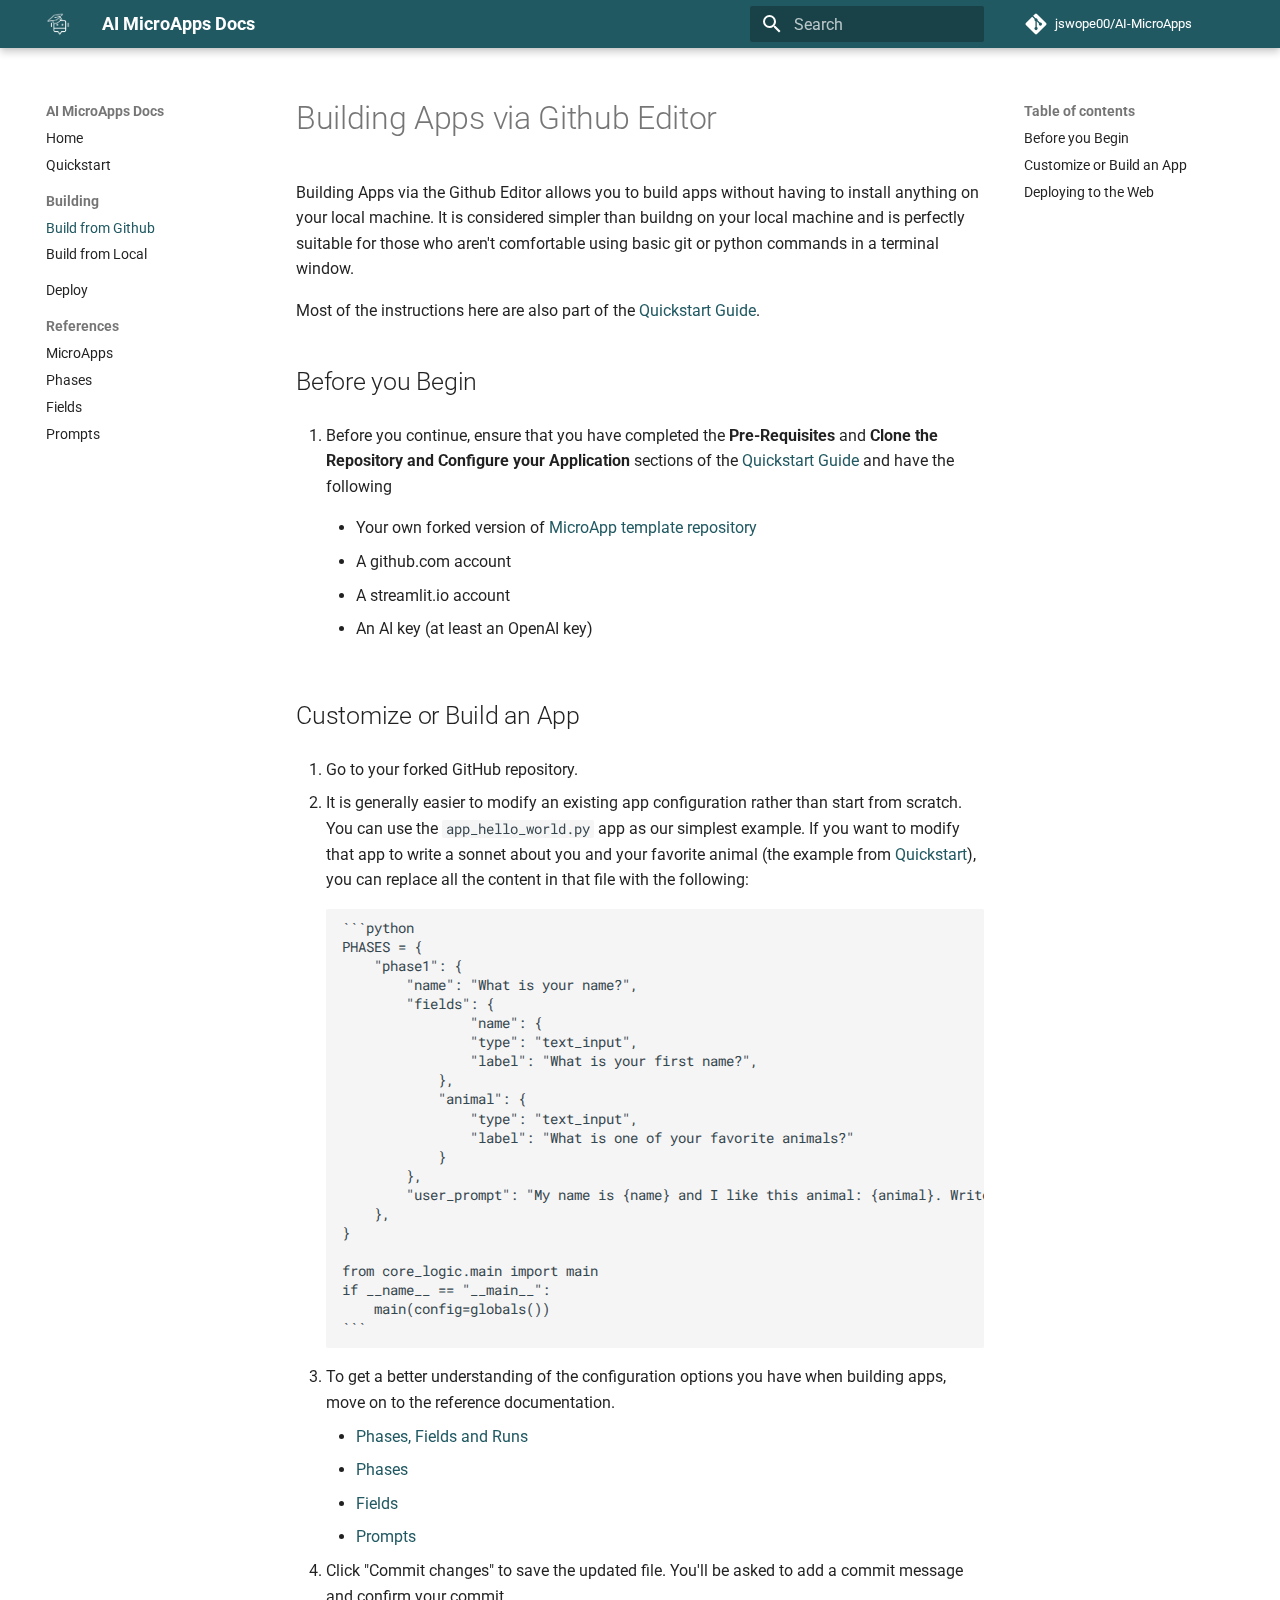
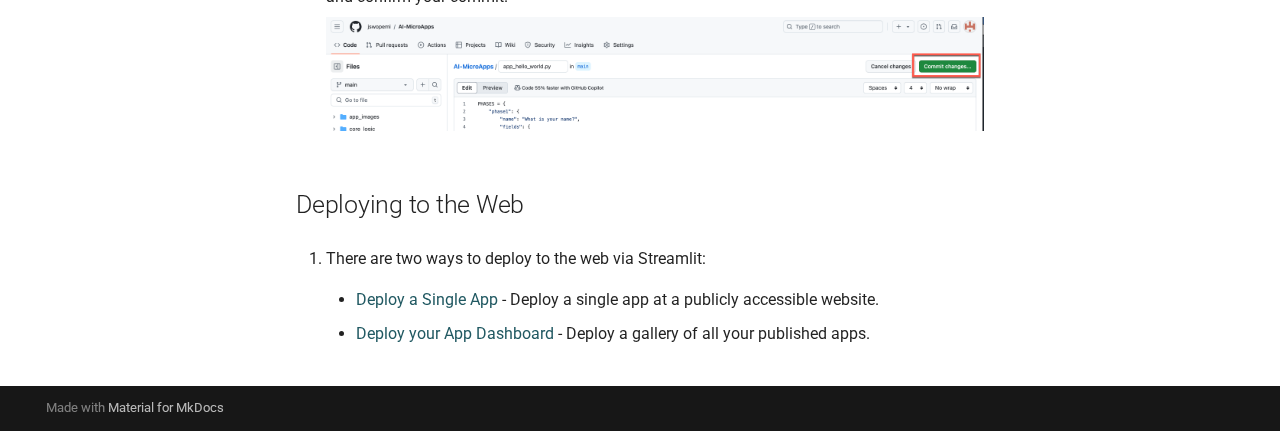
<file: build_online/index.html>
<!doctype html>
<html lang="en" class="no-js">
  <head>
    
      <meta charset="utf-8">
      <meta name="viewport" content="width=device-width,initial-scale=1">
      
      
      
        <link rel="canonical" href="https://github.com/jswope00/AI-MicroApps/build_online/">
      
      
        <link rel="prev" href="../quickstart/">
      
      
        <link rel="next" href="../build_local/">
      
      
      <link rel="icon" href="../img/logo_transparent_bg_sq.png">
      <meta name="generator" content="mkdocs-1.6.1, mkdocs-material-9.5.44">
    
    
      
        <title>Build from Github - AI MicroApps Docs</title>
      
    
    
      <link rel="stylesheet" href="../assets/stylesheets/main.0253249f.min.css">
      
        
        <link rel="stylesheet" href="../assets/stylesheets/palette.06af60db.min.css">
      
      


    
    
      
    
    
      
        
        
        <link rel="preconnect" href="https://fonts.gstatic.com" crossorigin>
        <link rel="stylesheet" href="https://fonts.googleapis.com/css?family=Roboto:300,300i,400,400i,700,700i%7CRoboto+Mono:400,400i,700,700i&display=fallback">
        <style>:root{--md-text-font:"Roboto";--md-code-font:"Roboto Mono"}</style>
      
    
    
      <link rel="stylesheet" href="../stylesheets/extra.css">
    
    <script>__md_scope=new URL("..",location),__md_hash=e=>[...e].reduce(((e,_)=>(e<<5)-e+_.charCodeAt(0)),0),__md_get=(e,_=localStorage,t=__md_scope)=>JSON.parse(_.getItem(t.pathname+"."+e)),__md_set=(e,_,t=localStorage,a=__md_scope)=>{try{t.setItem(a.pathname+"."+e,JSON.stringify(_))}catch(e){}}</script>
    
      

    
    
    
  </head>
  
  
    
    
    
    
    
    <body dir="ltr" data-md-color-scheme="default" data-md-color-primary="custom" data-md-color-accent="custom">
  
    
    <input class="md-toggle" data-md-toggle="drawer" type="checkbox" id="__drawer" autocomplete="off">
    <input class="md-toggle" data-md-toggle="search" type="checkbox" id="__search" autocomplete="off">
    <label class="md-overlay" for="__drawer"></label>
    <div data-md-component="skip">
      
        
        <a href="#building-apps-via-github-editor" class="md-skip">
          Skip to content
        </a>
      
    </div>
    <div data-md-component="announce">
      
    </div>
    
    
      

  

<header class="md-header md-header--shadow" data-md-component="header">
  <nav class="md-header__inner md-grid" aria-label="Header">
    <a href=".." title="AI MicroApps Docs" class="md-header__button md-logo" aria-label="AI MicroApps Docs" data-md-component="logo">
      
  <img src="../img/logo_green_bg_sq.png" alt="logo">

    </a>
    <label class="md-header__button md-icon" for="__drawer">
      
      <svg xmlns="http://www.w3.org/2000/svg" viewBox="0 0 24 24"><path d="M3 6h18v2H3zm0 5h18v2H3zm0 5h18v2H3z"/></svg>
    </label>
    <div class="md-header__title" data-md-component="header-title">
      <div class="md-header__ellipsis">
        <div class="md-header__topic">
          <span class="md-ellipsis">
            AI MicroApps Docs
          </span>
        </div>
        <div class="md-header__topic" data-md-component="header-topic">
          <span class="md-ellipsis">
            
              Build from Github
            
          </span>
        </div>
      </div>
    </div>
    
      
    
    
    
    
      <label class="md-header__button md-icon" for="__search">
        
        <svg xmlns="http://www.w3.org/2000/svg" viewBox="0 0 24 24"><path d="M9.5 3A6.5 6.5 0 0 1 16 9.5c0 1.61-.59 3.09-1.56 4.23l.27.27h.79l5 5-1.5 1.5-5-5v-.79l-.27-.27A6.52 6.52 0 0 1 9.5 16 6.5 6.5 0 0 1 3 9.5 6.5 6.5 0 0 1 9.5 3m0 2C7 5 5 7 5 9.5S7 14 9.5 14 14 12 14 9.5 12 5 9.5 5"/></svg>
      </label>
      <div class="md-search" data-md-component="search" role="dialog">
  <label class="md-search__overlay" for="__search"></label>
  <div class="md-search__inner" role="search">
    <form class="md-search__form" name="search">
      <input type="text" class="md-search__input" name="query" aria-label="Search" placeholder="Search" autocapitalize="off" autocorrect="off" autocomplete="off" spellcheck="false" data-md-component="search-query" required>
      <label class="md-search__icon md-icon" for="__search">
        
        <svg xmlns="http://www.w3.org/2000/svg" viewBox="0 0 24 24"><path d="M9.5 3A6.5 6.5 0 0 1 16 9.5c0 1.61-.59 3.09-1.56 4.23l.27.27h.79l5 5-1.5 1.5-5-5v-.79l-.27-.27A6.52 6.52 0 0 1 9.5 16 6.5 6.5 0 0 1 3 9.5 6.5 6.5 0 0 1 9.5 3m0 2C7 5 5 7 5 9.5S7 14 9.5 14 14 12 14 9.5 12 5 9.5 5"/></svg>
        
        <svg xmlns="http://www.w3.org/2000/svg" viewBox="0 0 24 24"><path d="M20 11v2H8l5.5 5.5-1.42 1.42L4.16 12l7.92-7.92L13.5 5.5 8 11z"/></svg>
      </label>
      <nav class="md-search__options" aria-label="Search">
        
        <button type="reset" class="md-search__icon md-icon" title="Clear" aria-label="Clear" tabindex="-1">
          
          <svg xmlns="http://www.w3.org/2000/svg" viewBox="0 0 24 24"><path d="M19 6.41 17.59 5 12 10.59 6.41 5 5 6.41 10.59 12 5 17.59 6.41 19 12 13.41 17.59 19 19 17.59 13.41 12z"/></svg>
        </button>
      </nav>
      
    </form>
    <div class="md-search__output">
      <div class="md-search__scrollwrap" tabindex="0" data-md-scrollfix>
        <div class="md-search-result" data-md-component="search-result">
          <div class="md-search-result__meta">
            Initializing search
          </div>
          <ol class="md-search-result__list" role="presentation"></ol>
        </div>
      </div>
    </div>
  </div>
</div>
    
    
      <div class="md-header__source">
        <a href="https://github.com/jswope00/AI-MicroApps" title="Go to repository" class="md-source" data-md-component="source">
  <div class="md-source__icon md-icon">
    
    <svg xmlns="http://www.w3.org/2000/svg" viewBox="0 0 448 512"><!--! Font Awesome Free 6.6.0 by @fontawesome - https://fontawesome.com License - https://fontawesome.com/license/free (Icons: CC BY 4.0, Fonts: SIL OFL 1.1, Code: MIT License) Copyright 2024 Fonticons, Inc.--><path d="M439.55 236.05 244 40.45a28.87 28.87 0 0 0-40.81 0l-40.66 40.63 51.52 51.52c27.06-9.14 52.68 16.77 43.39 43.68l49.66 49.66c34.23-11.8 61.18 31 35.47 56.69-26.49 26.49-70.21-2.87-56-37.34L240.22 199v121.85c25.3 12.54 22.26 41.85 9.08 55a34.34 34.34 0 0 1-48.55 0c-17.57-17.6-11.07-46.91 11.25-56v-123c-20.8-8.51-24.6-30.74-18.64-45L142.57 101 8.45 235.14a28.86 28.86 0 0 0 0 40.81l195.61 195.6a28.86 28.86 0 0 0 40.8 0l194.69-194.69a28.86 28.86 0 0 0 0-40.81"/></svg>
  </div>
  <div class="md-source__repository">
    jswope00/AI-MicroApps
  </div>
</a>
      </div>
    
  </nav>
  
</header>
    
    <div class="md-container" data-md-component="container">
      
      
        
          
        
      
      <main class="md-main" data-md-component="main">
        <div class="md-main__inner md-grid">
          
            
              
              <div class="md-sidebar md-sidebar--primary" data-md-component="sidebar" data-md-type="navigation" >
                <div class="md-sidebar__scrollwrap">
                  <div class="md-sidebar__inner">
                    



<nav class="md-nav md-nav--primary" aria-label="Navigation" data-md-level="0">
  <label class="md-nav__title" for="__drawer">
    <a href=".." title="AI MicroApps Docs" class="md-nav__button md-logo" aria-label="AI MicroApps Docs" data-md-component="logo">
      
  <img src="../img/logo_green_bg_sq.png" alt="logo">

    </a>
    AI MicroApps Docs
  </label>
  
    <div class="md-nav__source">
      <a href="https://github.com/jswope00/AI-MicroApps" title="Go to repository" class="md-source" data-md-component="source">
  <div class="md-source__icon md-icon">
    
    <svg xmlns="http://www.w3.org/2000/svg" viewBox="0 0 448 512"><!--! Font Awesome Free 6.6.0 by @fontawesome - https://fontawesome.com License - https://fontawesome.com/license/free (Icons: CC BY 4.0, Fonts: SIL OFL 1.1, Code: MIT License) Copyright 2024 Fonticons, Inc.--><path d="M439.55 236.05 244 40.45a28.87 28.87 0 0 0-40.81 0l-40.66 40.63 51.52 51.52c27.06-9.14 52.68 16.77 43.39 43.68l49.66 49.66c34.23-11.8 61.18 31 35.47 56.69-26.49 26.49-70.21-2.87-56-37.34L240.22 199v121.85c25.3 12.54 22.26 41.85 9.08 55a34.34 34.34 0 0 1-48.55 0c-17.57-17.6-11.07-46.91 11.25-56v-123c-20.8-8.51-24.6-30.74-18.64-45L142.57 101 8.45 235.14a28.86 28.86 0 0 0 0 40.81l195.61 195.6a28.86 28.86 0 0 0 40.8 0l194.69-194.69a28.86 28.86 0 0 0 0-40.81"/></svg>
  </div>
  <div class="md-source__repository">
    jswope00/AI-MicroApps
  </div>
</a>
    </div>
  
  <ul class="md-nav__list" data-md-scrollfix>
    
      
      
  
  
  
  
    <li class="md-nav__item">
      <a href=".." class="md-nav__link">
        
  
  <span class="md-ellipsis">
    Home
  </span>
  

      </a>
    </li>
  

    
      
      
  
  
  
  
    <li class="md-nav__item">
      <a href="../quickstart/" class="md-nav__link">
        
  
  <span class="md-ellipsis">
    Quickstart
  </span>
  

      </a>
    </li>
  

    
      
      
  
  
    
  
  
  
    
    
    
      
        
        
      
    
    
    <li class="md-nav__item md-nav__item--active md-nav__item--section md-nav__item--nested">
      
        
        
        <input class="md-nav__toggle md-toggle " type="checkbox" id="__nav_3" checked>
        
          
          <label class="md-nav__link" for="__nav_3" id="__nav_3_label" tabindex="">
            
  
  <span class="md-ellipsis">
    Building
  </span>
  

            <span class="md-nav__icon md-icon"></span>
          </label>
        
        <nav class="md-nav" data-md-level="1" aria-labelledby="__nav_3_label" aria-expanded="true">
          <label class="md-nav__title" for="__nav_3">
            <span class="md-nav__icon md-icon"></span>
            Building
          </label>
          <ul class="md-nav__list" data-md-scrollfix>
            
              
                
  
  
    
  
  
  
    <li class="md-nav__item md-nav__item--active">
      
      <input class="md-nav__toggle md-toggle" type="checkbox" id="__toc">
      
      
        
      
      
        <label class="md-nav__link md-nav__link--active" for="__toc">
          
  
  <span class="md-ellipsis">
    Build from Github
  </span>
  

          <span class="md-nav__icon md-icon"></span>
        </label>
      
      <a href="./" class="md-nav__link md-nav__link--active">
        
  
  <span class="md-ellipsis">
    Build from Github
  </span>
  

      </a>
      
        

<nav class="md-nav md-nav--secondary" aria-label="Table of contents">
  
  
  
    
  
  
    <label class="md-nav__title" for="__toc">
      <span class="md-nav__icon md-icon"></span>
      Table of contents
    </label>
    <ul class="md-nav__list" data-md-component="toc" data-md-scrollfix>
      
        <li class="md-nav__item">
  <a href="#before-you-begin" class="md-nav__link">
    <span class="md-ellipsis">
      Before you Begin
    </span>
  </a>
  
</li>
      
        <li class="md-nav__item">
  <a href="#customize-or-build-an-app" class="md-nav__link">
    <span class="md-ellipsis">
      Customize or Build an App
    </span>
  </a>
  
</li>
      
        <li class="md-nav__item">
  <a href="#deploying-to-the-web" class="md-nav__link">
    <span class="md-ellipsis">
      Deploying to the Web
    </span>
  </a>
  
</li>
      
    </ul>
  
</nav>
      
    </li>
  

              
            
              
                
  
  
  
  
    <li class="md-nav__item">
      <a href="../build_local/" class="md-nav__link">
        
  
  <span class="md-ellipsis">
    Build from Local
  </span>
  

      </a>
    </li>
  

              
            
          </ul>
        </nav>
      
    </li>
  

    
      
      
  
  
  
  
    <li class="md-nav__item">
      <a href="../deploy/" class="md-nav__link">
        
  
  <span class="md-ellipsis">
    Deploy
  </span>
  

      </a>
    </li>
  

    
      
      
  
  
  
  
    
    
    
      
        
        
      
    
    
    <li class="md-nav__item md-nav__item--section md-nav__item--nested">
      
        
        
        <input class="md-nav__toggle md-toggle " type="checkbox" id="__nav_5" >
        
          
          <label class="md-nav__link" for="__nav_5" id="__nav_5_label" tabindex="">
            
  
  <span class="md-ellipsis">
    References
  </span>
  

            <span class="md-nav__icon md-icon"></span>
          </label>
        
        <nav class="md-nav" data-md-level="1" aria-labelledby="__nav_5_label" aria-expanded="false">
          <label class="md-nav__title" for="__nav_5">
            <span class="md-nav__icon md-icon"></span>
            References
          </label>
          <ul class="md-nav__list" data-md-scrollfix>
            
              
                
  
  
  
  
    <li class="md-nav__item">
      <a href="../concept_phases_fields_runs/" class="md-nav__link">
        
  
  <span class="md-ellipsis">
    MicroApps
  </span>
  

      </a>
    </li>
  

              
            
              
                
  
  
  
  
    <li class="md-nav__item">
      <a href="../reference_phases/" class="md-nav__link">
        
  
  <span class="md-ellipsis">
    Phases
  </span>
  

      </a>
    </li>
  

              
            
              
                
  
  
  
  
    <li class="md-nav__item">
      <a href="../reference_fields/" class="md-nav__link">
        
  
  <span class="md-ellipsis">
    Fields
  </span>
  

      </a>
    </li>
  

              
            
              
                
  
  
  
  
    <li class="md-nav__item">
      <a href="../reference_prompts/" class="md-nav__link">
        
  
  <span class="md-ellipsis">
    Prompts
  </span>
  

      </a>
    </li>
  

              
            
          </ul>
        </nav>
      
    </li>
  

    
  </ul>
</nav>
                  </div>
                </div>
              </div>
            
            
              
              <div class="md-sidebar md-sidebar--secondary" data-md-component="sidebar" data-md-type="toc" >
                <div class="md-sidebar__scrollwrap">
                  <div class="md-sidebar__inner">
                    

<nav class="md-nav md-nav--secondary" aria-label="Table of contents">
  
  
  
    
  
  
    <label class="md-nav__title" for="__toc">
      <span class="md-nav__icon md-icon"></span>
      Table of contents
    </label>
    <ul class="md-nav__list" data-md-component="toc" data-md-scrollfix>
      
        <li class="md-nav__item">
  <a href="#before-you-begin" class="md-nav__link">
    <span class="md-ellipsis">
      Before you Begin
    </span>
  </a>
  
</li>
      
        <li class="md-nav__item">
  <a href="#customize-or-build-an-app" class="md-nav__link">
    <span class="md-ellipsis">
      Customize or Build an App
    </span>
  </a>
  
</li>
      
        <li class="md-nav__item">
  <a href="#deploying-to-the-web" class="md-nav__link">
    <span class="md-ellipsis">
      Deploying to the Web
    </span>
  </a>
  
</li>
      
    </ul>
  
</nav>
                  </div>
                </div>
              </div>
            
          
          
            <div class="md-content" data-md-component="content">
              <article class="md-content__inner md-typeset">
                
                  

  
  


<h1 id="building-apps-via-github-editor">Building Apps via Github Editor<a class="headerlink" href="#building-apps-via-github-editor" title="Permanent link">&para;</a></h1>
<p>Building Apps via the Github Editor allows you to build apps without having to install anything on  your local machine. It is considered simpler than buildng on your local machine and is perfectly suitable for those who aren't comfortable using basic git or python commands in a terminal window. </p>
<p>Most of the instructions here are also part of the <a href="../quickstart/">Quickstart Guide</a>.</p>
<h2 id="before-you-begin">Before you Begin<a class="headerlink" href="#before-you-begin" title="Permanent link">&para;</a></h2>
<ol>
<li>
<p>Before you continue, ensure that you have completed the <strong>Pre-Requisites</strong> and <strong>Clone the Repository and Configure your Application</strong> sections of the <a href="../quickstart/">Quickstart Guide</a> and have the following</p>
<ul>
<li>
<p>Your own forked version of <a href="https://github.com/jswope00/AI-MicroApp-Template" alt="Build AI Microapp" target="_blank">MicroApp template repository</a></p>
</li>
<li>
<p>A github.com account</p>
</li>
<li>
<p>A streamlit.io account</p>
</li>
<li>
<p>An AI key (at least an OpenAI key)</p>
</li>
</ul>
</li>
</ol>
<h2 id="customize-or-build-an-app">Customize or Build an App<a class="headerlink" href="#customize-or-build-an-app" title="Permanent link">&para;</a></h2>
<ol>
<li>
<p>Go to your forked GitHub repository.</p>
</li>
<li>
<p>It is generally easier to modify an existing app configuration rather than start from scratch. You can use the <code>app_hello_world.py</code> app as our simplest example. If you want to modify that app to write a sonnet about you and your favorite animal (the example from <a href="../quickstart/">Quickstart</a>), you can replace all the content in that file with the following: </p>
<pre><code>```python
PHASES = {
    "phase1": {
        "name": "What is your name?",
        "fields": {
                "name": {
                "type": "text_input",
                "label": "What is your first name?",
            },
            "animal": {
                "type": "text_input",
                "label": "What is one of your favorite animals?"
            }
        },
        "user_prompt": "My name is {name} and I like this animal: {animal}. Write a sonnet about me and my favorite animal.",
    },
}

from core_logic.main import main
if __name__ == "__main__":
    main(config=globals())
```
</code></pre>
</li>
<li>
<p>To get a better understanding of the configuration options you have when building apps, move on to the reference documentation. </p>
<ul>
<li><a href="../concept_phases_fields_runs/">Phases, Fields and Runs</a></li>
<li><a href="../reference_phases/">Phases</a></li>
<li><a href="../reference_fields/">Fields</a></li>
<li><a href="../reference_prompts/">Prompts</a></li>
</ul>
</li>
<li>
<p>Click "Commit changes" to save the updated file. You'll be asked to add a commit message and confirm your commit. </p>
<p><img alt="Commit Changes" src="../img/commit_changes.png" /></p>
</li>
</ol>
<h2 id="deploying-to-the-web">Deploying to the Web<a class="headerlink" href="#deploying-to-the-web" title="Permanent link">&para;</a></h2>
<ol>
<li>
<p>There are two ways to deploy to the web via Streamlit:</p>
<ul>
<li>
<p><a href="../deploy/#deploy-a-single-app">Deploy a Single App</a> - Deploy a single app at a publicly accessible website. </p>
</li>
<li>
<p><a href="../deploy/#deploy-an-apps-directory">Deploy your App Dashboard</a> - Deploy a gallery of all your published apps. </p>
</li>
</ul>
</li>
</ol>












                
              </article>
            </div>
          
          
<script>var target=document.getElementById(location.hash.slice(1));target&&target.name&&(target.checked=target.name.startsWith("__tabbed_"))</script>
        </div>
        
      </main>
      
        <footer class="md-footer">
  
  <div class="md-footer-meta md-typeset">
    <div class="md-footer-meta__inner md-grid">
      <div class="md-copyright">
  
  
    Made with
    <a href="https://squidfunk.github.io/mkdocs-material/" target="_blank" rel="noopener">
      Material for MkDocs
    </a>
  
</div>
      
    </div>
  </div>
</footer>
      
    </div>
    <div class="md-dialog" data-md-component="dialog">
      <div class="md-dialog__inner md-typeset"></div>
    </div>
    
    
    <script id="__config" type="application/json">{"base": "..", "features": ["navigation.sections", "navigation.instant"], "search": "../assets/javascripts/workers/search.6ce7567c.min.js", "translations": {"clipboard.copied": "Copied to clipboard", "clipboard.copy": "Copy to clipboard", "search.result.more.one": "1 more on this page", "search.result.more.other": "# more on this page", "search.result.none": "No matching documents", "search.result.one": "1 matching document", "search.result.other": "# matching documents", "search.result.placeholder": "Type to start searching", "search.result.term.missing": "Missing", "select.version": "Select version"}}</script>
    
    
      <script src="../assets/javascripts/bundle.83f73b43.min.js"></script>
      
    
  </body>
</html>
</file>
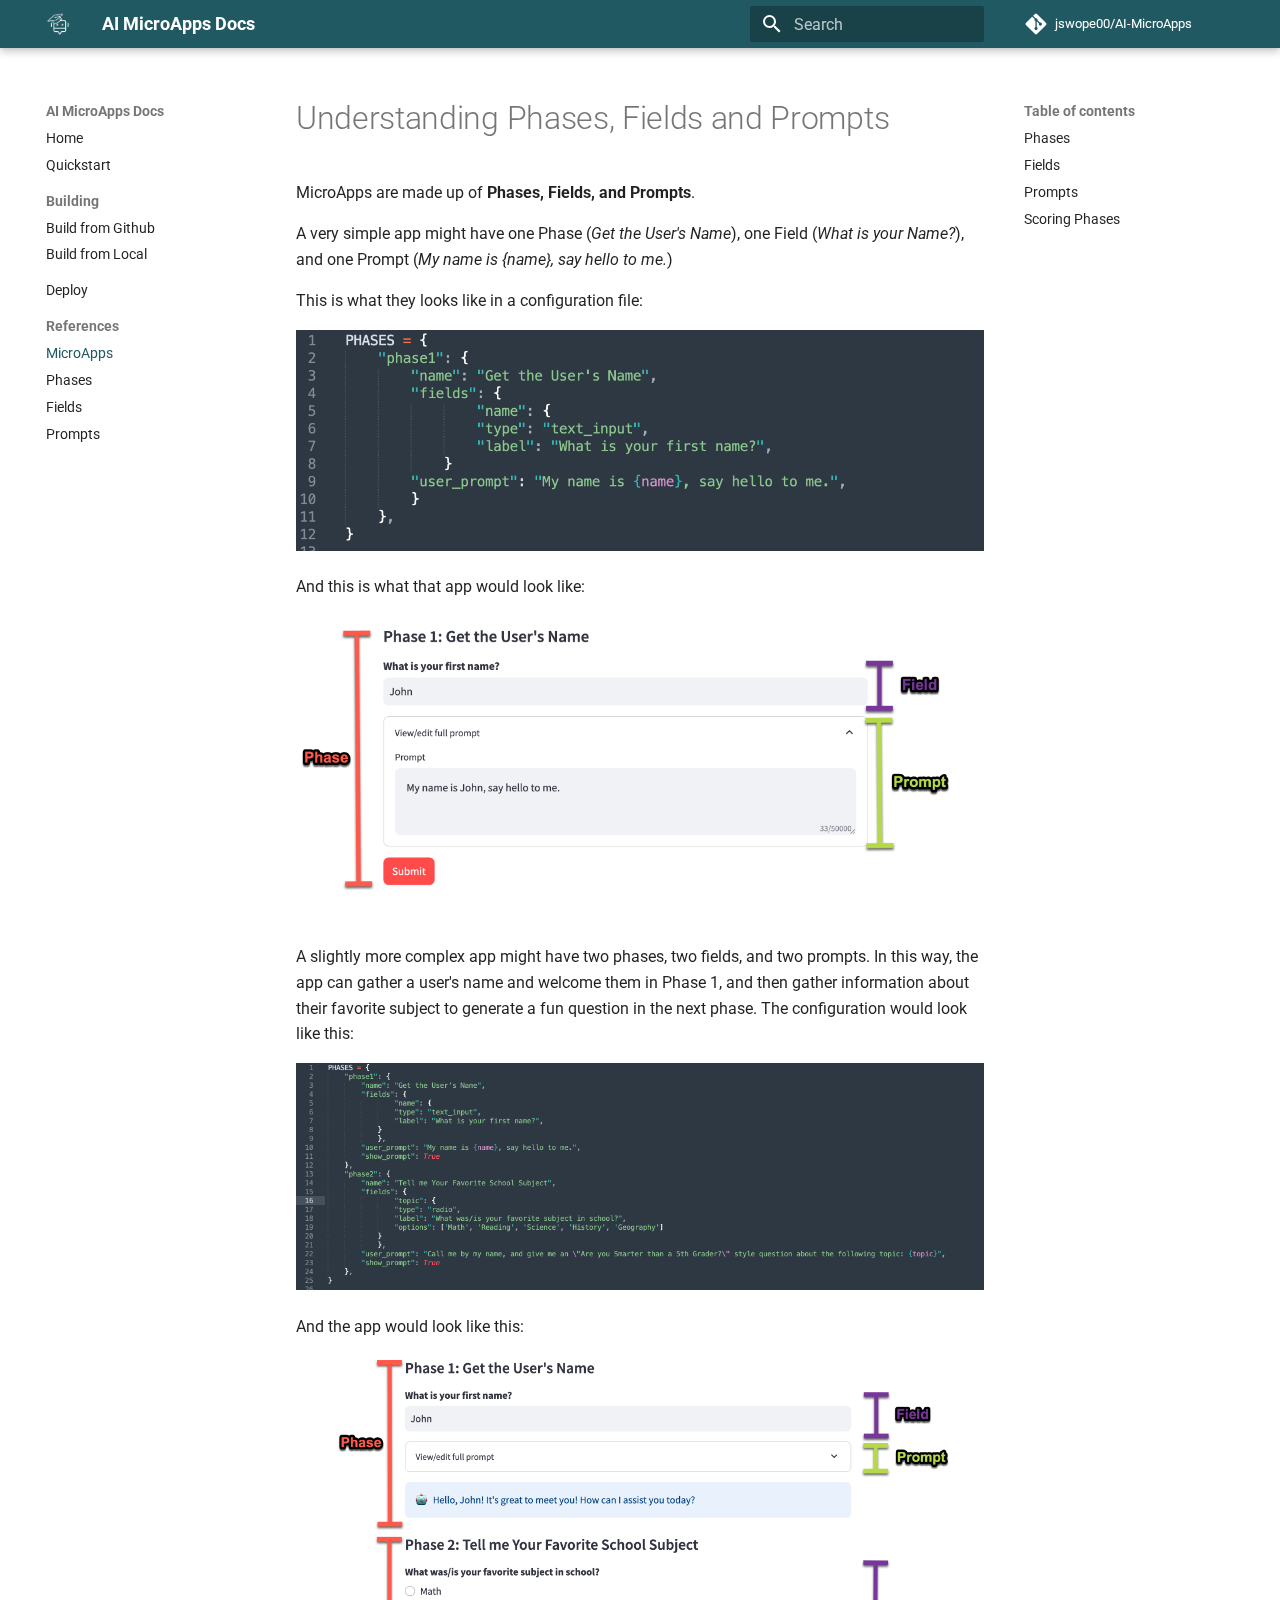
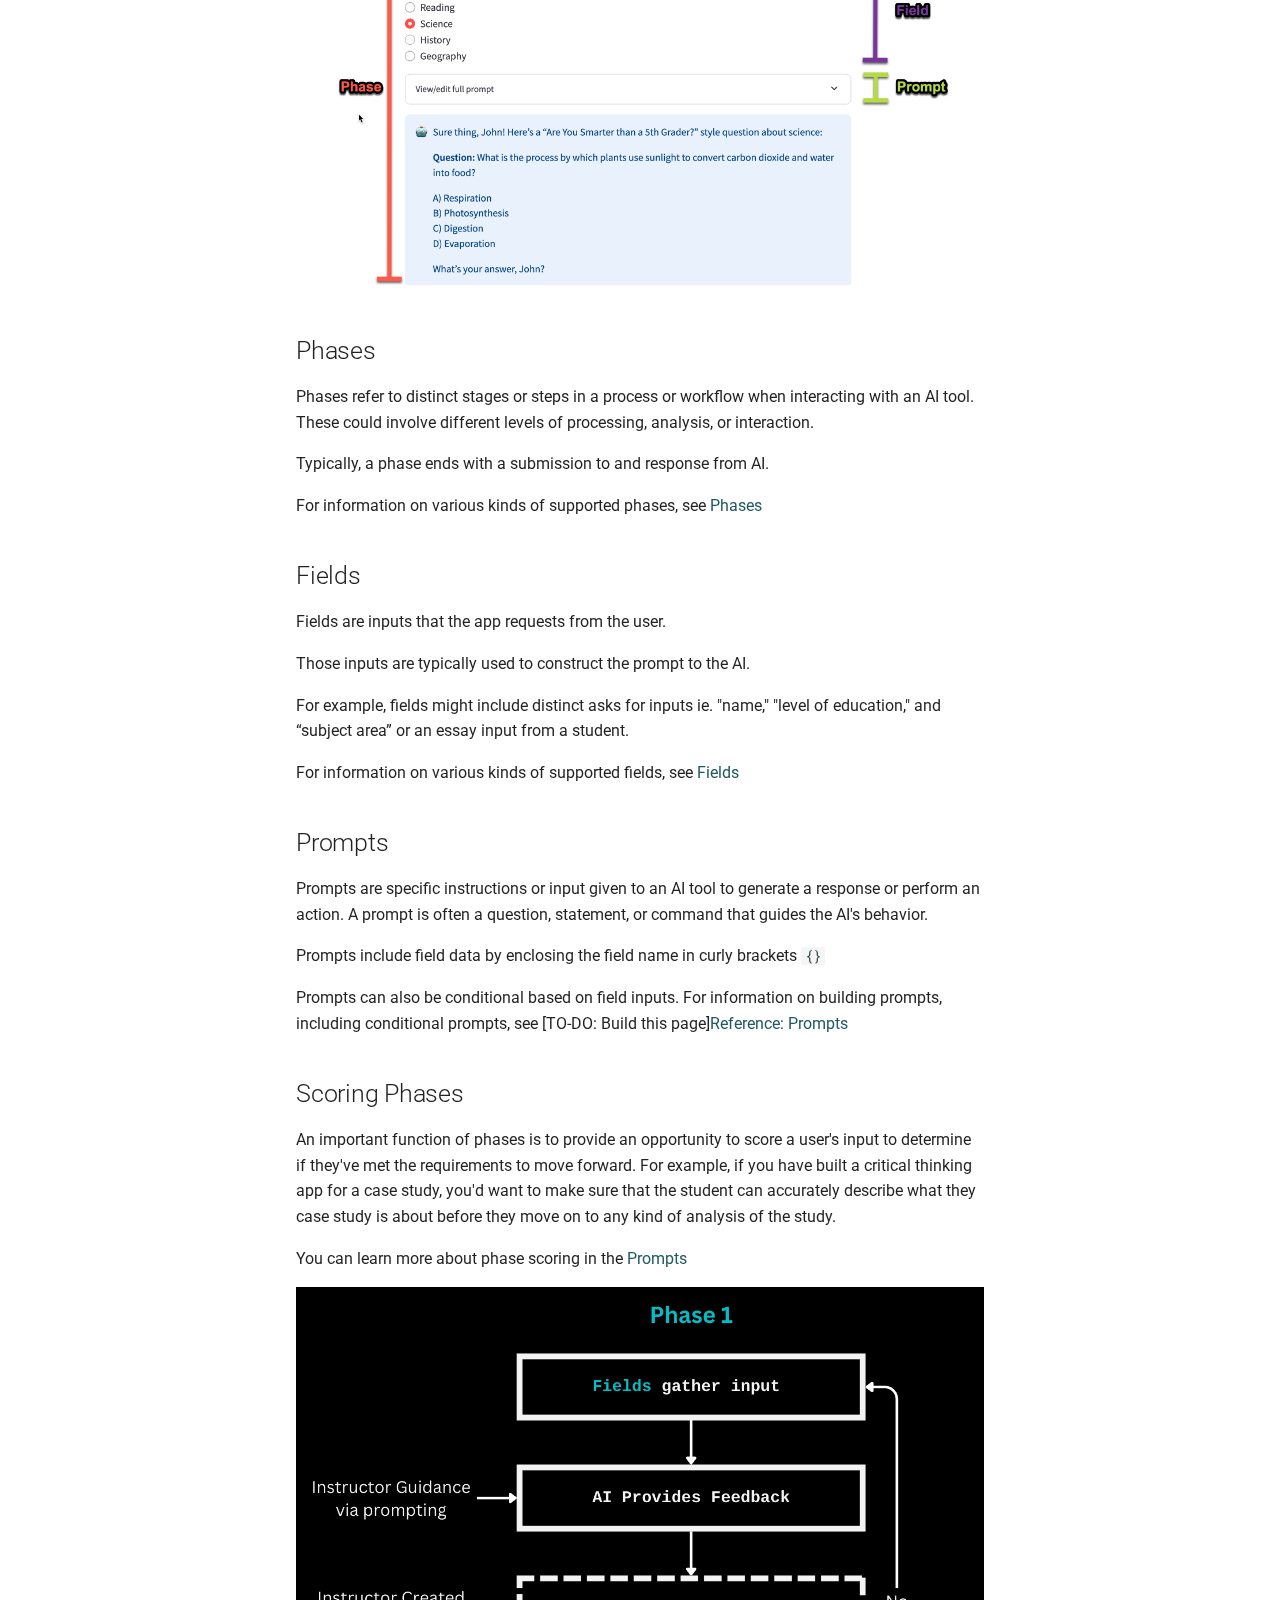
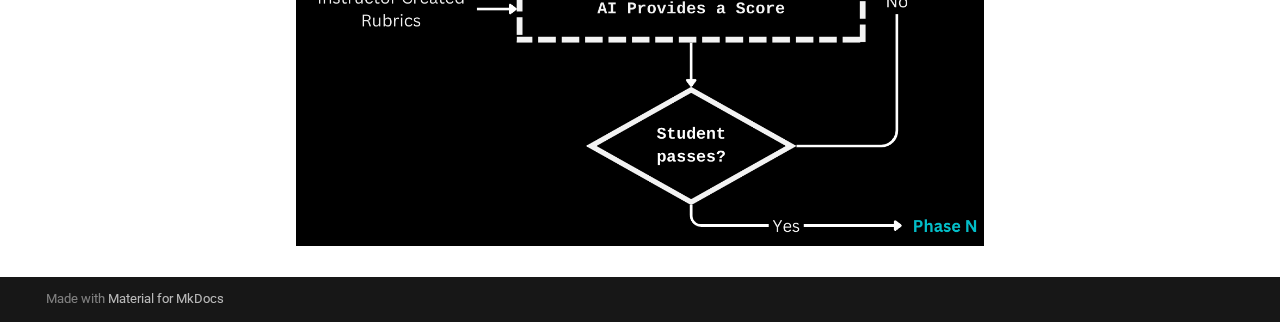
<file: concept_phases_fields_runs/index.html>
<!doctype html>
<html lang="en" class="no-js">
  <head>
    
      <meta charset="utf-8">
      <meta name="viewport" content="width=device-width,initial-scale=1">
      
      
      
        <link rel="canonical" href="https://github.com/jswope00/AI-MicroApps/concept_phases_fields_runs/">
      
      
        <link rel="prev" href="../deploy/">
      
      
        <link rel="next" href="../reference_phases/">
      
      
      <link rel="icon" href="../img/logo_transparent_bg_sq.png">
      <meta name="generator" content="mkdocs-1.6.1, mkdocs-material-9.5.44">
    
    
      
        <title>MicroApps - AI MicroApps Docs</title>
      
    
    
      <link rel="stylesheet" href="../assets/stylesheets/main.0253249f.min.css">
      
        
        <link rel="stylesheet" href="../assets/stylesheets/palette.06af60db.min.css">
      
      


    
    
      
    
    
      
        
        
        <link rel="preconnect" href="https://fonts.gstatic.com" crossorigin>
        <link rel="stylesheet" href="https://fonts.googleapis.com/css?family=Roboto:300,300i,400,400i,700,700i%7CRoboto+Mono:400,400i,700,700i&display=fallback">
        <style>:root{--md-text-font:"Roboto";--md-code-font:"Roboto Mono"}</style>
      
    
    
      <link rel="stylesheet" href="../stylesheets/extra.css">
    
    <script>__md_scope=new URL("..",location),__md_hash=e=>[...e].reduce(((e,_)=>(e<<5)-e+_.charCodeAt(0)),0),__md_get=(e,_=localStorage,t=__md_scope)=>JSON.parse(_.getItem(t.pathname+"."+e)),__md_set=(e,_,t=localStorage,a=__md_scope)=>{try{t.setItem(a.pathname+"."+e,JSON.stringify(_))}catch(e){}}</script>
    
      

    
    
    
  </head>
  
  
    
    
    
    
    
    <body dir="ltr" data-md-color-scheme="default" data-md-color-primary="custom" data-md-color-accent="custom">
  
    
    <input class="md-toggle" data-md-toggle="drawer" type="checkbox" id="__drawer" autocomplete="off">
    <input class="md-toggle" data-md-toggle="search" type="checkbox" id="__search" autocomplete="off">
    <label class="md-overlay" for="__drawer"></label>
    <div data-md-component="skip">
      
        
        <a href="#understanding-phases-fields-and-prompts" class="md-skip">
          Skip to content
        </a>
      
    </div>
    <div data-md-component="announce">
      
    </div>
    
    
      

  

<header class="md-header md-header--shadow" data-md-component="header">
  <nav class="md-header__inner md-grid" aria-label="Header">
    <a href=".." title="AI MicroApps Docs" class="md-header__button md-logo" aria-label="AI MicroApps Docs" data-md-component="logo">
      
  <img src="../img/logo_green_bg_sq.png" alt="logo">

    </a>
    <label class="md-header__button md-icon" for="__drawer">
      
      <svg xmlns="http://www.w3.org/2000/svg" viewBox="0 0 24 24"><path d="M3 6h18v2H3zm0 5h18v2H3zm0 5h18v2H3z"/></svg>
    </label>
    <div class="md-header__title" data-md-component="header-title">
      <div class="md-header__ellipsis">
        <div class="md-header__topic">
          <span class="md-ellipsis">
            AI MicroApps Docs
          </span>
        </div>
        <div class="md-header__topic" data-md-component="header-topic">
          <span class="md-ellipsis">
            
              MicroApps
            
          </span>
        </div>
      </div>
    </div>
    
      
    
    
    
    
      <label class="md-header__button md-icon" for="__search">
        
        <svg xmlns="http://www.w3.org/2000/svg" viewBox="0 0 24 24"><path d="M9.5 3A6.5 6.5 0 0 1 16 9.5c0 1.61-.59 3.09-1.56 4.23l.27.27h.79l5 5-1.5 1.5-5-5v-.79l-.27-.27A6.52 6.52 0 0 1 9.5 16 6.5 6.5 0 0 1 3 9.5 6.5 6.5 0 0 1 9.5 3m0 2C7 5 5 7 5 9.5S7 14 9.5 14 14 12 14 9.5 12 5 9.5 5"/></svg>
      </label>
      <div class="md-search" data-md-component="search" role="dialog">
  <label class="md-search__overlay" for="__search"></label>
  <div class="md-search__inner" role="search">
    <form class="md-search__form" name="search">
      <input type="text" class="md-search__input" name="query" aria-label="Search" placeholder="Search" autocapitalize="off" autocorrect="off" autocomplete="off" spellcheck="false" data-md-component="search-query" required>
      <label class="md-search__icon md-icon" for="__search">
        
        <svg xmlns="http://www.w3.org/2000/svg" viewBox="0 0 24 24"><path d="M9.5 3A6.5 6.5 0 0 1 16 9.5c0 1.61-.59 3.09-1.56 4.23l.27.27h.79l5 5-1.5 1.5-5-5v-.79l-.27-.27A6.52 6.52 0 0 1 9.5 16 6.5 6.5 0 0 1 3 9.5 6.5 6.5 0 0 1 9.5 3m0 2C7 5 5 7 5 9.5S7 14 9.5 14 14 12 14 9.5 12 5 9.5 5"/></svg>
        
        <svg xmlns="http://www.w3.org/2000/svg" viewBox="0 0 24 24"><path d="M20 11v2H8l5.5 5.5-1.42 1.42L4.16 12l7.92-7.92L13.5 5.5 8 11z"/></svg>
      </label>
      <nav class="md-search__options" aria-label="Search">
        
        <button type="reset" class="md-search__icon md-icon" title="Clear" aria-label="Clear" tabindex="-1">
          
          <svg xmlns="http://www.w3.org/2000/svg" viewBox="0 0 24 24"><path d="M19 6.41 17.59 5 12 10.59 6.41 5 5 6.41 10.59 12 5 17.59 6.41 19 12 13.41 17.59 19 19 17.59 13.41 12z"/></svg>
        </button>
      </nav>
      
    </form>
    <div class="md-search__output">
      <div class="md-search__scrollwrap" tabindex="0" data-md-scrollfix>
        <div class="md-search-result" data-md-component="search-result">
          <div class="md-search-result__meta">
            Initializing search
          </div>
          <ol class="md-search-result__list" role="presentation"></ol>
        </div>
      </div>
    </div>
  </div>
</div>
    
    
      <div class="md-header__source">
        <a href="https://github.com/jswope00/AI-MicroApps" title="Go to repository" class="md-source" data-md-component="source">
  <div class="md-source__icon md-icon">
    
    <svg xmlns="http://www.w3.org/2000/svg" viewBox="0 0 448 512"><!--! Font Awesome Free 6.6.0 by @fontawesome - https://fontawesome.com License - https://fontawesome.com/license/free (Icons: CC BY 4.0, Fonts: SIL OFL 1.1, Code: MIT License) Copyright 2024 Fonticons, Inc.--><path d="M439.55 236.05 244 40.45a28.87 28.87 0 0 0-40.81 0l-40.66 40.63 51.52 51.52c27.06-9.14 52.68 16.77 43.39 43.68l49.66 49.66c34.23-11.8 61.18 31 35.47 56.69-26.49 26.49-70.21-2.87-56-37.34L240.22 199v121.85c25.3 12.54 22.26 41.85 9.08 55a34.34 34.34 0 0 1-48.55 0c-17.57-17.6-11.07-46.91 11.25-56v-123c-20.8-8.51-24.6-30.74-18.64-45L142.57 101 8.45 235.14a28.86 28.86 0 0 0 0 40.81l195.61 195.6a28.86 28.86 0 0 0 40.8 0l194.69-194.69a28.86 28.86 0 0 0 0-40.81"/></svg>
  </div>
  <div class="md-source__repository">
    jswope00/AI-MicroApps
  </div>
</a>
      </div>
    
  </nav>
  
</header>
    
    <div class="md-container" data-md-component="container">
      
      
        
          
        
      
      <main class="md-main" data-md-component="main">
        <div class="md-main__inner md-grid">
          
            
              
              <div class="md-sidebar md-sidebar--primary" data-md-component="sidebar" data-md-type="navigation" >
                <div class="md-sidebar__scrollwrap">
                  <div class="md-sidebar__inner">
                    



<nav class="md-nav md-nav--primary" aria-label="Navigation" data-md-level="0">
  <label class="md-nav__title" for="__drawer">
    <a href=".." title="AI MicroApps Docs" class="md-nav__button md-logo" aria-label="AI MicroApps Docs" data-md-component="logo">
      
  <img src="../img/logo_green_bg_sq.png" alt="logo">

    </a>
    AI MicroApps Docs
  </label>
  
    <div class="md-nav__source">
      <a href="https://github.com/jswope00/AI-MicroApps" title="Go to repository" class="md-source" data-md-component="source">
  <div class="md-source__icon md-icon">
    
    <svg xmlns="http://www.w3.org/2000/svg" viewBox="0 0 448 512"><!--! Font Awesome Free 6.6.0 by @fontawesome - https://fontawesome.com License - https://fontawesome.com/license/free (Icons: CC BY 4.0, Fonts: SIL OFL 1.1, Code: MIT License) Copyright 2024 Fonticons, Inc.--><path d="M439.55 236.05 244 40.45a28.87 28.87 0 0 0-40.81 0l-40.66 40.63 51.52 51.52c27.06-9.14 52.68 16.77 43.39 43.68l49.66 49.66c34.23-11.8 61.18 31 35.47 56.69-26.49 26.49-70.21-2.87-56-37.34L240.22 199v121.85c25.3 12.54 22.26 41.85 9.08 55a34.34 34.34 0 0 1-48.55 0c-17.57-17.6-11.07-46.91 11.25-56v-123c-20.8-8.51-24.6-30.74-18.64-45L142.57 101 8.45 235.14a28.86 28.86 0 0 0 0 40.81l195.61 195.6a28.86 28.86 0 0 0 40.8 0l194.69-194.69a28.86 28.86 0 0 0 0-40.81"/></svg>
  </div>
  <div class="md-source__repository">
    jswope00/AI-MicroApps
  </div>
</a>
    </div>
  
  <ul class="md-nav__list" data-md-scrollfix>
    
      
      
  
  
  
  
    <li class="md-nav__item">
      <a href=".." class="md-nav__link">
        
  
  <span class="md-ellipsis">
    Home
  </span>
  

      </a>
    </li>
  

    
      
      
  
  
  
  
    <li class="md-nav__item">
      <a href="../quickstart/" class="md-nav__link">
        
  
  <span class="md-ellipsis">
    Quickstart
  </span>
  

      </a>
    </li>
  

    
      
      
  
  
  
  
    
    
    
      
        
        
      
    
    
    <li class="md-nav__item md-nav__item--section md-nav__item--nested">
      
        
        
        <input class="md-nav__toggle md-toggle " type="checkbox" id="__nav_3" >
        
          
          <label class="md-nav__link" for="__nav_3" id="__nav_3_label" tabindex="">
            
  
  <span class="md-ellipsis">
    Building
  </span>
  

            <span class="md-nav__icon md-icon"></span>
          </label>
        
        <nav class="md-nav" data-md-level="1" aria-labelledby="__nav_3_label" aria-expanded="false">
          <label class="md-nav__title" for="__nav_3">
            <span class="md-nav__icon md-icon"></span>
            Building
          </label>
          <ul class="md-nav__list" data-md-scrollfix>
            
              
                
  
  
  
  
    <li class="md-nav__item">
      <a href="../build_online/" class="md-nav__link">
        
  
  <span class="md-ellipsis">
    Build from Github
  </span>
  

      </a>
    </li>
  

              
            
              
                
  
  
  
  
    <li class="md-nav__item">
      <a href="../build_local/" class="md-nav__link">
        
  
  <span class="md-ellipsis">
    Build from Local
  </span>
  

      </a>
    </li>
  

              
            
          </ul>
        </nav>
      
    </li>
  

    
      
      
  
  
  
  
    <li class="md-nav__item">
      <a href="../deploy/" class="md-nav__link">
        
  
  <span class="md-ellipsis">
    Deploy
  </span>
  

      </a>
    </li>
  

    
      
      
  
  
    
  
  
  
    
    
    
      
        
        
      
    
    
    <li class="md-nav__item md-nav__item--active md-nav__item--section md-nav__item--nested">
      
        
        
        <input class="md-nav__toggle md-toggle " type="checkbox" id="__nav_5" checked>
        
          
          <label class="md-nav__link" for="__nav_5" id="__nav_5_label" tabindex="">
            
  
  <span class="md-ellipsis">
    References
  </span>
  

            <span class="md-nav__icon md-icon"></span>
          </label>
        
        <nav class="md-nav" data-md-level="1" aria-labelledby="__nav_5_label" aria-expanded="true">
          <label class="md-nav__title" for="__nav_5">
            <span class="md-nav__icon md-icon"></span>
            References
          </label>
          <ul class="md-nav__list" data-md-scrollfix>
            
              
                
  
  
    
  
  
  
    <li class="md-nav__item md-nav__item--active">
      
      <input class="md-nav__toggle md-toggle" type="checkbox" id="__toc">
      
      
        
      
      
        <label class="md-nav__link md-nav__link--active" for="__toc">
          
  
  <span class="md-ellipsis">
    MicroApps
  </span>
  

          <span class="md-nav__icon md-icon"></span>
        </label>
      
      <a href="./" class="md-nav__link md-nav__link--active">
        
  
  <span class="md-ellipsis">
    MicroApps
  </span>
  

      </a>
      
        

<nav class="md-nav md-nav--secondary" aria-label="Table of contents">
  
  
  
    
  
  
    <label class="md-nav__title" for="__toc">
      <span class="md-nav__icon md-icon"></span>
      Table of contents
    </label>
    <ul class="md-nav__list" data-md-component="toc" data-md-scrollfix>
      
        <li class="md-nav__item">
  <a href="#phases" class="md-nav__link">
    <span class="md-ellipsis">
      Phases
    </span>
  </a>
  
</li>
      
        <li class="md-nav__item">
  <a href="#fields" class="md-nav__link">
    <span class="md-ellipsis">
      Fields
    </span>
  </a>
  
</li>
      
        <li class="md-nav__item">
  <a href="#prompts" class="md-nav__link">
    <span class="md-ellipsis">
      Prompts
    </span>
  </a>
  
</li>
      
        <li class="md-nav__item">
  <a href="#scoring-phases" class="md-nav__link">
    <span class="md-ellipsis">
      Scoring Phases
    </span>
  </a>
  
</li>
      
    </ul>
  
</nav>
      
    </li>
  

              
            
              
                
  
  
  
  
    <li class="md-nav__item">
      <a href="../reference_phases/" class="md-nav__link">
        
  
  <span class="md-ellipsis">
    Phases
  </span>
  

      </a>
    </li>
  

              
            
              
                
  
  
  
  
    <li class="md-nav__item">
      <a href="../reference_fields/" class="md-nav__link">
        
  
  <span class="md-ellipsis">
    Fields
  </span>
  

      </a>
    </li>
  

              
            
              
                
  
  
  
  
    <li class="md-nav__item">
      <a href="../reference_prompts/" class="md-nav__link">
        
  
  <span class="md-ellipsis">
    Prompts
  </span>
  

      </a>
    </li>
  

              
            
          </ul>
        </nav>
      
    </li>
  

    
  </ul>
</nav>
                  </div>
                </div>
              </div>
            
            
              
              <div class="md-sidebar md-sidebar--secondary" data-md-component="sidebar" data-md-type="toc" >
                <div class="md-sidebar__scrollwrap">
                  <div class="md-sidebar__inner">
                    

<nav class="md-nav md-nav--secondary" aria-label="Table of contents">
  
  
  
    
  
  
    <label class="md-nav__title" for="__toc">
      <span class="md-nav__icon md-icon"></span>
      Table of contents
    </label>
    <ul class="md-nav__list" data-md-component="toc" data-md-scrollfix>
      
        <li class="md-nav__item">
  <a href="#phases" class="md-nav__link">
    <span class="md-ellipsis">
      Phases
    </span>
  </a>
  
</li>
      
        <li class="md-nav__item">
  <a href="#fields" class="md-nav__link">
    <span class="md-ellipsis">
      Fields
    </span>
  </a>
  
</li>
      
        <li class="md-nav__item">
  <a href="#prompts" class="md-nav__link">
    <span class="md-ellipsis">
      Prompts
    </span>
  </a>
  
</li>
      
        <li class="md-nav__item">
  <a href="#scoring-phases" class="md-nav__link">
    <span class="md-ellipsis">
      Scoring Phases
    </span>
  </a>
  
</li>
      
    </ul>
  
</nav>
                  </div>
                </div>
              </div>
            
          
          
            <div class="md-content" data-md-component="content">
              <article class="md-content__inner md-typeset">
                
                  

  
  


<h1 id="understanding-phases-fields-and-prompts">Understanding Phases, Fields and Prompts<a class="headerlink" href="#understanding-phases-fields-and-prompts" title="Permanent link">&para;</a></h1>
<p>MicroApps are made up of <strong>Phases, Fields, and Prompts</strong>. </p>
<p>A very simple app might have one Phase (<em>Get the User's Name</em>), one Field (<em>What is your Name?</em>), and one Prompt (<em>My name is {name}, say hello to me.</em>)</p>
<p>This is what they looks like in a configuration file:</p>
<p><img alt="A Simple Phase" src="../img/simple_phase.png" /></p>
<p>And this is what that app would look like: </p>
<p><img alt="A Simple Phase" src="../img/phase_field_prompt.png" /></p>
<p>A slightly more complex app might have two phases, two fields, and two prompts. In this way, the app can gather a user's name and welcome them in Phase 1, and then gather information about their favorite subject to generate a fun question in the next phase. The configuration would look like this: </p>
<p><img alt="A Longer App Config" src="../img/longer_app_code.png" /></p>
<p>And the app would look like this:</p>
<p><img alt="A Longer App Rendering" src="../img/longer_app.png" /></p>
<h2 id="phases">Phases<a class="headerlink" href="#phases" title="Permanent link">&para;</a></h2>
<p>Phases refer to distinct stages or steps in a process or workflow when interacting with an AI tool. These could involve different levels of processing, analysis, or interaction.</p>
<p>Typically, a phase ends with a submission to and response from AI. </p>
<p>For information on various kinds of supported phases, see <a href="../reference_phases/">Phases</a></p>
<h2 id="fields">Fields<a class="headerlink" href="#fields" title="Permanent link">&para;</a></h2>
<p>Fields are inputs that the app requests from the user. </p>
<p>Those inputs are typically used to construct the prompt to the AI.</p>
<p>For example, fields might include  distinct asks for inputs ie. "name," "level of education," and “subject area”  or an essay input from a student. </p>
<p>For information on various kinds of supported fields, see <a href="../reference_fields/">Fields</a></p>
<h2 id="prompts">Prompts<a class="headerlink" href="#prompts" title="Permanent link">&para;</a></h2>
<p>Prompts are specific instructions or input given to an AI tool to generate a response or perform an action. A prompt is often a question, statement, or command that guides the AI's behavior.</p>
<p>Prompts include field data by enclosing the field name in curly brackets <code>{}</code></p>
<p>Prompts can also be conditional based on field inputs. For information on building prompts, including conditional prompts, see [TO-DO: Build this page]<a href="../reference_prompts/">Reference: Prompts</a></p>
<h2 id="scoring-phases">Scoring Phases<a class="headerlink" href="#scoring-phases" title="Permanent link">&para;</a></h2>
<p>An important function of phases is to provide an opportunity to score a user's input to determine if they've met the requirements to move forward. For example, if you have built a critical thinking app for a case study, you'd want to make sure that the student can accurately describe what they case study is about before they move on to any kind of analysis of the study. </p>
<p>You can learn more about phase scoring in the <a href="../reference_prompts/">Prompts</a></p>
<p><img alt="A Longer App Rendering" src="../img/phases_diagram.png" /></p>












                
              </article>
            </div>
          
          
<script>var target=document.getElementById(location.hash.slice(1));target&&target.name&&(target.checked=target.name.startsWith("__tabbed_"))</script>
        </div>
        
      </main>
      
        <footer class="md-footer">
  
  <div class="md-footer-meta md-typeset">
    <div class="md-footer-meta__inner md-grid">
      <div class="md-copyright">
  
  
    Made with
    <a href="https://squidfunk.github.io/mkdocs-material/" target="_blank" rel="noopener">
      Material for MkDocs
    </a>
  
</div>
      
    </div>
  </div>
</footer>
      
    </div>
    <div class="md-dialog" data-md-component="dialog">
      <div class="md-dialog__inner md-typeset"></div>
    </div>
    
    
    <script id="__config" type="application/json">{"base": "..", "features": ["navigation.sections", "navigation.instant"], "search": "../assets/javascripts/workers/search.6ce7567c.min.js", "translations": {"clipboard.copied": "Copied to clipboard", "clipboard.copy": "Copy to clipboard", "search.result.more.one": "1 more on this page", "search.result.more.other": "# more on this page", "search.result.none": "No matching documents", "search.result.one": "1 matching document", "search.result.other": "# matching documents", "search.result.placeholder": "Type to start searching", "search.result.term.missing": "Missing", "select.version": "Select version"}}</script>
    
    
      <script src="../assets/javascripts/bundle.83f73b43.min.js"></script>
      
    
  </body>
</html>
</file>
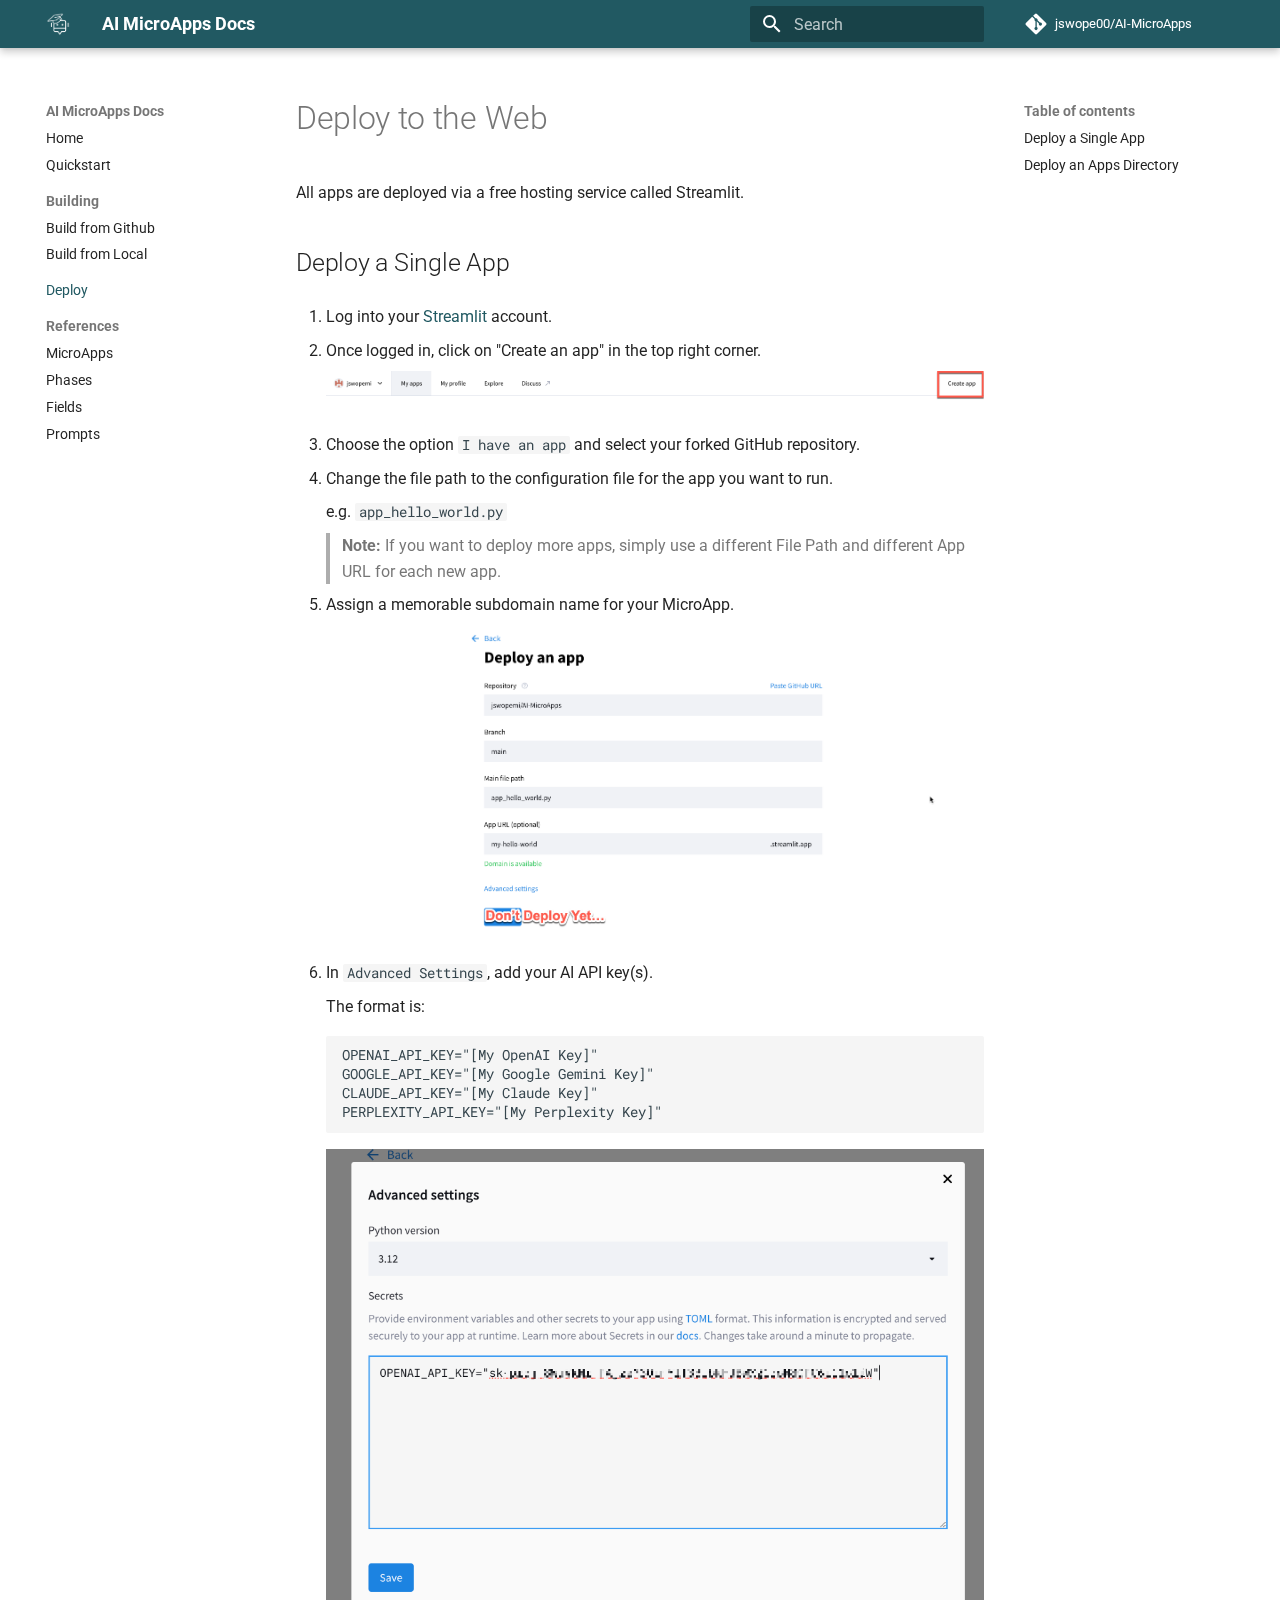
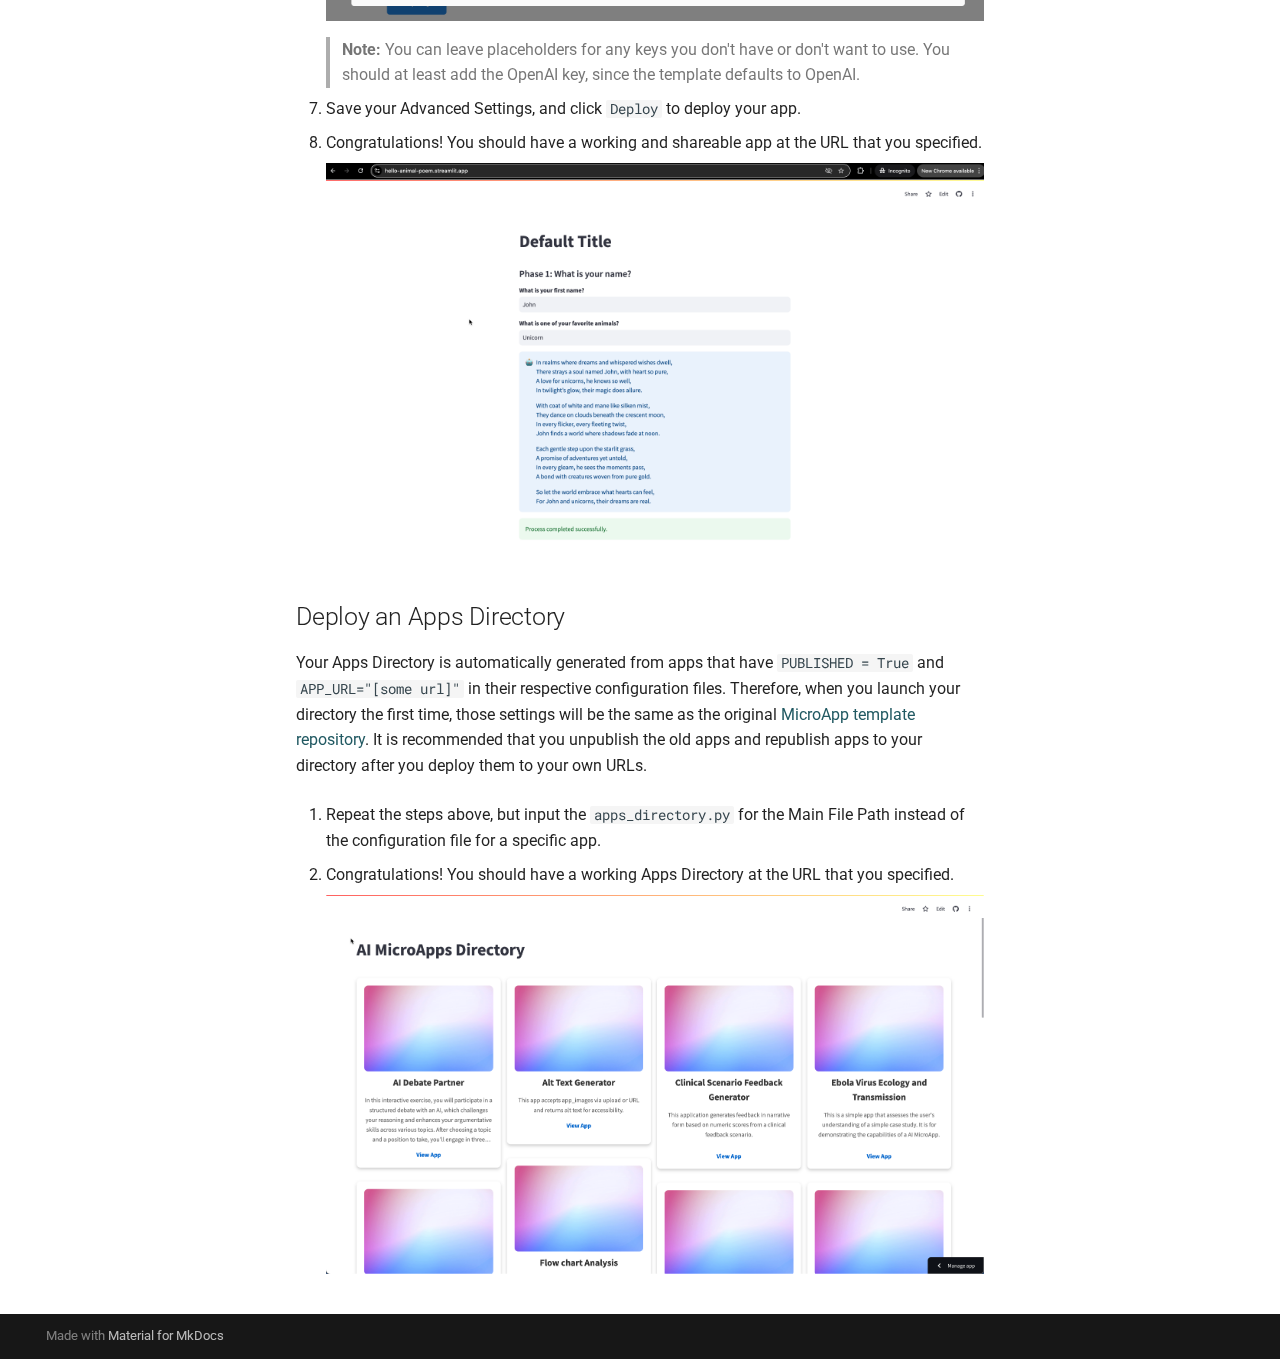
<file: deploy/index.html>
<!doctype html>
<html lang="en" class="no-js">
  <head>
    
      <meta charset="utf-8">
      <meta name="viewport" content="width=device-width,initial-scale=1">
      
      
      
        <link rel="canonical" href="https://github.com/jswope00/AI-MicroApps/deploy/">
      
      
        <link rel="prev" href="../build_local/">
      
      
        <link rel="next" href="../concept_phases_fields_runs/">
      
      
      <link rel="icon" href="../img/logo_transparent_bg_sq.png">
      <meta name="generator" content="mkdocs-1.6.1, mkdocs-material-9.5.44">
    
    
      
        <title>Deploy - AI MicroApps Docs</title>
      
    
    
      <link rel="stylesheet" href="../assets/stylesheets/main.0253249f.min.css">
      
        
        <link rel="stylesheet" href="../assets/stylesheets/palette.06af60db.min.css">
      
      


    
    
      
    
    
      
        
        
        <link rel="preconnect" href="https://fonts.gstatic.com" crossorigin>
        <link rel="stylesheet" href="https://fonts.googleapis.com/css?family=Roboto:300,300i,400,400i,700,700i%7CRoboto+Mono:400,400i,700,700i&display=fallback">
        <style>:root{--md-text-font:"Roboto";--md-code-font:"Roboto Mono"}</style>
      
    
    
      <link rel="stylesheet" href="../stylesheets/extra.css">
    
    <script>__md_scope=new URL("..",location),__md_hash=e=>[...e].reduce(((e,_)=>(e<<5)-e+_.charCodeAt(0)),0),__md_get=(e,_=localStorage,t=__md_scope)=>JSON.parse(_.getItem(t.pathname+"."+e)),__md_set=(e,_,t=localStorage,a=__md_scope)=>{try{t.setItem(a.pathname+"."+e,JSON.stringify(_))}catch(e){}}</script>
    
      

    
    
    
  </head>
  
  
    
    
    
    
    
    <body dir="ltr" data-md-color-scheme="default" data-md-color-primary="custom" data-md-color-accent="custom">
  
    
    <input class="md-toggle" data-md-toggle="drawer" type="checkbox" id="__drawer" autocomplete="off">
    <input class="md-toggle" data-md-toggle="search" type="checkbox" id="__search" autocomplete="off">
    <label class="md-overlay" for="__drawer"></label>
    <div data-md-component="skip">
      
        
        <a href="#deploy-to-the-web" class="md-skip">
          Skip to content
        </a>
      
    </div>
    <div data-md-component="announce">
      
    </div>
    
    
      

  

<header class="md-header md-header--shadow" data-md-component="header">
  <nav class="md-header__inner md-grid" aria-label="Header">
    <a href=".." title="AI MicroApps Docs" class="md-header__button md-logo" aria-label="AI MicroApps Docs" data-md-component="logo">
      
  <img src="../img/logo_green_bg_sq.png" alt="logo">

    </a>
    <label class="md-header__button md-icon" for="__drawer">
      
      <svg xmlns="http://www.w3.org/2000/svg" viewBox="0 0 24 24"><path d="M3 6h18v2H3zm0 5h18v2H3zm0 5h18v2H3z"/></svg>
    </label>
    <div class="md-header__title" data-md-component="header-title">
      <div class="md-header__ellipsis">
        <div class="md-header__topic">
          <span class="md-ellipsis">
            AI MicroApps Docs
          </span>
        </div>
        <div class="md-header__topic" data-md-component="header-topic">
          <span class="md-ellipsis">
            
              Deploy
            
          </span>
        </div>
      </div>
    </div>
    
      
    
    
    
    
      <label class="md-header__button md-icon" for="__search">
        
        <svg xmlns="http://www.w3.org/2000/svg" viewBox="0 0 24 24"><path d="M9.5 3A6.5 6.5 0 0 1 16 9.5c0 1.61-.59 3.09-1.56 4.23l.27.27h.79l5 5-1.5 1.5-5-5v-.79l-.27-.27A6.52 6.52 0 0 1 9.5 16 6.5 6.5 0 0 1 3 9.5 6.5 6.5 0 0 1 9.5 3m0 2C7 5 5 7 5 9.5S7 14 9.5 14 14 12 14 9.5 12 5 9.5 5"/></svg>
      </label>
      <div class="md-search" data-md-component="search" role="dialog">
  <label class="md-search__overlay" for="__search"></label>
  <div class="md-search__inner" role="search">
    <form class="md-search__form" name="search">
      <input type="text" class="md-search__input" name="query" aria-label="Search" placeholder="Search" autocapitalize="off" autocorrect="off" autocomplete="off" spellcheck="false" data-md-component="search-query" required>
      <label class="md-search__icon md-icon" for="__search">
        
        <svg xmlns="http://www.w3.org/2000/svg" viewBox="0 0 24 24"><path d="M9.5 3A6.5 6.5 0 0 1 16 9.5c0 1.61-.59 3.09-1.56 4.23l.27.27h.79l5 5-1.5 1.5-5-5v-.79l-.27-.27A6.52 6.52 0 0 1 9.5 16 6.5 6.5 0 0 1 3 9.5 6.5 6.5 0 0 1 9.5 3m0 2C7 5 5 7 5 9.5S7 14 9.5 14 14 12 14 9.5 12 5 9.5 5"/></svg>
        
        <svg xmlns="http://www.w3.org/2000/svg" viewBox="0 0 24 24"><path d="M20 11v2H8l5.5 5.5-1.42 1.42L4.16 12l7.92-7.92L13.5 5.5 8 11z"/></svg>
      </label>
      <nav class="md-search__options" aria-label="Search">
        
        <button type="reset" class="md-search__icon md-icon" title="Clear" aria-label="Clear" tabindex="-1">
          
          <svg xmlns="http://www.w3.org/2000/svg" viewBox="0 0 24 24"><path d="M19 6.41 17.59 5 12 10.59 6.41 5 5 6.41 10.59 12 5 17.59 6.41 19 12 13.41 17.59 19 19 17.59 13.41 12z"/></svg>
        </button>
      </nav>
      
    </form>
    <div class="md-search__output">
      <div class="md-search__scrollwrap" tabindex="0" data-md-scrollfix>
        <div class="md-search-result" data-md-component="search-result">
          <div class="md-search-result__meta">
            Initializing search
          </div>
          <ol class="md-search-result__list" role="presentation"></ol>
        </div>
      </div>
    </div>
  </div>
</div>
    
    
      <div class="md-header__source">
        <a href="https://github.com/jswope00/AI-MicroApps" title="Go to repository" class="md-source" data-md-component="source">
  <div class="md-source__icon md-icon">
    
    <svg xmlns="http://www.w3.org/2000/svg" viewBox="0 0 448 512"><!--! Font Awesome Free 6.6.0 by @fontawesome - https://fontawesome.com License - https://fontawesome.com/license/free (Icons: CC BY 4.0, Fonts: SIL OFL 1.1, Code: MIT License) Copyright 2024 Fonticons, Inc.--><path d="M439.55 236.05 244 40.45a28.87 28.87 0 0 0-40.81 0l-40.66 40.63 51.52 51.52c27.06-9.14 52.68 16.77 43.39 43.68l49.66 49.66c34.23-11.8 61.18 31 35.47 56.69-26.49 26.49-70.21-2.87-56-37.34L240.22 199v121.85c25.3 12.54 22.26 41.85 9.08 55a34.34 34.34 0 0 1-48.55 0c-17.57-17.6-11.07-46.91 11.25-56v-123c-20.8-8.51-24.6-30.74-18.64-45L142.57 101 8.45 235.14a28.86 28.86 0 0 0 0 40.81l195.61 195.6a28.86 28.86 0 0 0 40.8 0l194.69-194.69a28.86 28.86 0 0 0 0-40.81"/></svg>
  </div>
  <div class="md-source__repository">
    jswope00/AI-MicroApps
  </div>
</a>
      </div>
    
  </nav>
  
</header>
    
    <div class="md-container" data-md-component="container">
      
      
        
          
        
      
      <main class="md-main" data-md-component="main">
        <div class="md-main__inner md-grid">
          
            
              
              <div class="md-sidebar md-sidebar--primary" data-md-component="sidebar" data-md-type="navigation" >
                <div class="md-sidebar__scrollwrap">
                  <div class="md-sidebar__inner">
                    



<nav class="md-nav md-nav--primary" aria-label="Navigation" data-md-level="0">
  <label class="md-nav__title" for="__drawer">
    <a href=".." title="AI MicroApps Docs" class="md-nav__button md-logo" aria-label="AI MicroApps Docs" data-md-component="logo">
      
  <img src="../img/logo_green_bg_sq.png" alt="logo">

    </a>
    AI MicroApps Docs
  </label>
  
    <div class="md-nav__source">
      <a href="https://github.com/jswope00/AI-MicroApps" title="Go to repository" class="md-source" data-md-component="source">
  <div class="md-source__icon md-icon">
    
    <svg xmlns="http://www.w3.org/2000/svg" viewBox="0 0 448 512"><!--! Font Awesome Free 6.6.0 by @fontawesome - https://fontawesome.com License - https://fontawesome.com/license/free (Icons: CC BY 4.0, Fonts: SIL OFL 1.1, Code: MIT License) Copyright 2024 Fonticons, Inc.--><path d="M439.55 236.05 244 40.45a28.87 28.87 0 0 0-40.81 0l-40.66 40.63 51.52 51.52c27.06-9.14 52.68 16.77 43.39 43.68l49.66 49.66c34.23-11.8 61.18 31 35.47 56.69-26.49 26.49-70.21-2.87-56-37.34L240.22 199v121.85c25.3 12.54 22.26 41.85 9.08 55a34.34 34.34 0 0 1-48.55 0c-17.57-17.6-11.07-46.91 11.25-56v-123c-20.8-8.51-24.6-30.74-18.64-45L142.57 101 8.45 235.14a28.86 28.86 0 0 0 0 40.81l195.61 195.6a28.86 28.86 0 0 0 40.8 0l194.69-194.69a28.86 28.86 0 0 0 0-40.81"/></svg>
  </div>
  <div class="md-source__repository">
    jswope00/AI-MicroApps
  </div>
</a>
    </div>
  
  <ul class="md-nav__list" data-md-scrollfix>
    
      
      
  
  
  
  
    <li class="md-nav__item">
      <a href=".." class="md-nav__link">
        
  
  <span class="md-ellipsis">
    Home
  </span>
  

      </a>
    </li>
  

    
      
      
  
  
  
  
    <li class="md-nav__item">
      <a href="../quickstart/" class="md-nav__link">
        
  
  <span class="md-ellipsis">
    Quickstart
  </span>
  

      </a>
    </li>
  

    
      
      
  
  
  
  
    
    
    
      
        
        
      
    
    
    <li class="md-nav__item md-nav__item--section md-nav__item--nested">
      
        
        
        <input class="md-nav__toggle md-toggle " type="checkbox" id="__nav_3" >
        
          
          <label class="md-nav__link" for="__nav_3" id="__nav_3_label" tabindex="">
            
  
  <span class="md-ellipsis">
    Building
  </span>
  

            <span class="md-nav__icon md-icon"></span>
          </label>
        
        <nav class="md-nav" data-md-level="1" aria-labelledby="__nav_3_label" aria-expanded="false">
          <label class="md-nav__title" for="__nav_3">
            <span class="md-nav__icon md-icon"></span>
            Building
          </label>
          <ul class="md-nav__list" data-md-scrollfix>
            
              
                
  
  
  
  
    <li class="md-nav__item">
      <a href="../build_online/" class="md-nav__link">
        
  
  <span class="md-ellipsis">
    Build from Github
  </span>
  

      </a>
    </li>
  

              
            
              
                
  
  
  
  
    <li class="md-nav__item">
      <a href="../build_local/" class="md-nav__link">
        
  
  <span class="md-ellipsis">
    Build from Local
  </span>
  

      </a>
    </li>
  

              
            
          </ul>
        </nav>
      
    </li>
  

    
      
      
  
  
    
  
  
  
    <li class="md-nav__item md-nav__item--active">
      
      <input class="md-nav__toggle md-toggle" type="checkbox" id="__toc">
      
      
        
      
      
        <label class="md-nav__link md-nav__link--active" for="__toc">
          
  
  <span class="md-ellipsis">
    Deploy
  </span>
  

          <span class="md-nav__icon md-icon"></span>
        </label>
      
      <a href="./" class="md-nav__link md-nav__link--active">
        
  
  <span class="md-ellipsis">
    Deploy
  </span>
  

      </a>
      
        

<nav class="md-nav md-nav--secondary" aria-label="Table of contents">
  
  
  
    
  
  
    <label class="md-nav__title" for="__toc">
      <span class="md-nav__icon md-icon"></span>
      Table of contents
    </label>
    <ul class="md-nav__list" data-md-component="toc" data-md-scrollfix>
      
        <li class="md-nav__item">
  <a href="#deploy-a-single-app" class="md-nav__link">
    <span class="md-ellipsis">
      Deploy a Single App
    </span>
  </a>
  
</li>
      
        <li class="md-nav__item">
  <a href="#deploy-an-apps-directory" class="md-nav__link">
    <span class="md-ellipsis">
      Deploy an Apps Directory
    </span>
  </a>
  
</li>
      
    </ul>
  
</nav>
      
    </li>
  

    
      
      
  
  
  
  
    
    
    
      
        
        
      
    
    
    <li class="md-nav__item md-nav__item--section md-nav__item--nested">
      
        
        
        <input class="md-nav__toggle md-toggle " type="checkbox" id="__nav_5" >
        
          
          <label class="md-nav__link" for="__nav_5" id="__nav_5_label" tabindex="">
            
  
  <span class="md-ellipsis">
    References
  </span>
  

            <span class="md-nav__icon md-icon"></span>
          </label>
        
        <nav class="md-nav" data-md-level="1" aria-labelledby="__nav_5_label" aria-expanded="false">
          <label class="md-nav__title" for="__nav_5">
            <span class="md-nav__icon md-icon"></span>
            References
          </label>
          <ul class="md-nav__list" data-md-scrollfix>
            
              
                
  
  
  
  
    <li class="md-nav__item">
      <a href="../concept_phases_fields_runs/" class="md-nav__link">
        
  
  <span class="md-ellipsis">
    MicroApps
  </span>
  

      </a>
    </li>
  

              
            
              
                
  
  
  
  
    <li class="md-nav__item">
      <a href="../reference_phases/" class="md-nav__link">
        
  
  <span class="md-ellipsis">
    Phases
  </span>
  

      </a>
    </li>
  

              
            
              
                
  
  
  
  
    <li class="md-nav__item">
      <a href="../reference_fields/" class="md-nav__link">
        
  
  <span class="md-ellipsis">
    Fields
  </span>
  

      </a>
    </li>
  

              
            
              
                
  
  
  
  
    <li class="md-nav__item">
      <a href="../reference_prompts/" class="md-nav__link">
        
  
  <span class="md-ellipsis">
    Prompts
  </span>
  

      </a>
    </li>
  

              
            
          </ul>
        </nav>
      
    </li>
  

    
  </ul>
</nav>
                  </div>
                </div>
              </div>
            
            
              
              <div class="md-sidebar md-sidebar--secondary" data-md-component="sidebar" data-md-type="toc" >
                <div class="md-sidebar__scrollwrap">
                  <div class="md-sidebar__inner">
                    

<nav class="md-nav md-nav--secondary" aria-label="Table of contents">
  
  
  
    
  
  
    <label class="md-nav__title" for="__toc">
      <span class="md-nav__icon md-icon"></span>
      Table of contents
    </label>
    <ul class="md-nav__list" data-md-component="toc" data-md-scrollfix>
      
        <li class="md-nav__item">
  <a href="#deploy-a-single-app" class="md-nav__link">
    <span class="md-ellipsis">
      Deploy a Single App
    </span>
  </a>
  
</li>
      
        <li class="md-nav__item">
  <a href="#deploy-an-apps-directory" class="md-nav__link">
    <span class="md-ellipsis">
      Deploy an Apps Directory
    </span>
  </a>
  
</li>
      
    </ul>
  
</nav>
                  </div>
                </div>
              </div>
            
          
          
            <div class="md-content" data-md-component="content">
              <article class="md-content__inner md-typeset">
                
                  

  
  


<h1 id="deploy-to-the-web">Deploy to the Web<a class="headerlink" href="#deploy-to-the-web" title="Permanent link">&para;</a></h1>
<p>All apps are deployed via a free hosting service called Streamlit. </p>
<h2 id="deploy-a-single-app">Deploy a Single App<a class="headerlink" href="#deploy-a-single-app" title="Permanent link">&para;</a></h2>
<ol>
<li>
<p>Log into your <a href="https://streamlit.io" alt="Streamlit" target="_blank">Streamlit</a> account. </p>
</li>
<li>
<p>Once logged in, click on "Create an app" in the top right corner.</p>
<p><img alt="Create App" src="../img/create_app.png" /></p>
</li>
<li>
<p>Choose the option <code>I have an app</code> and select your forked GitHub repository.</p>
</li>
<li>
<p>Change the file path to the configuration file for the app you want to run. </p>
<p>e.g. <code>app_hello_world.py</code></p>
<blockquote>
<p><strong>Note:</strong> If you want to deploy more apps, simply use a different File Path and different App URL for each new app. </p>
</blockquote>
</li>
<li>
<p>Assign a memorable subdomain name for your MicroApp. </p>
<p><img alt="Deploy an App Wizard" src="../img/deploy_wizard.png" /></p>
</li>
<li>
<p>In <code>Advanced Settings</code>, add your AI API key(s).</p>
<p>The format is:</p>
<pre><code>OPENAI_API_KEY="[My OpenAI Key]"
GOOGLE_API_KEY="[My Google Gemini Key]"
CLAUDE_API_KEY="[My Claude Key]"
PERPLEXITY_API_KEY="[My Perplexity Key]"
</code></pre>
<p><img alt="Advanced Settings" src="../img/advanced_settings.png" /></p>
<blockquote>
<p><strong>Note:</strong> You can leave placeholders for any keys you don't have or don't want to use. You should at least add the OpenAI key, since the template defaults to OpenAI. </p>
</blockquote>
</li>
<li>
<p>Save your Advanced Settings, and click <code>Deploy</code> to deploy your app. </p>
</li>
<li>
<p>Congratulations! You should have a working and shareable app at the URL that you specified. </p>
<p><img alt="Working Poem App" src="../img/working_poem_app.png" /></p>
</li>
</ol>
<h2 id="deploy-an-apps-directory">Deploy an Apps Directory<a class="headerlink" href="#deploy-an-apps-directory" title="Permanent link">&para;</a></h2>
<p>Your Apps Directory is automatically generated from apps that have <code>PUBLISHED = True</code> and <code>APP_URL="[some url]"</code> in their respective configuration files. Therefore, when you launch your directory the first time, those settings will be the same as the original <a href="https://github.com/jswope00/AI-MicroApp-Template" alt="Build AI Microapp" target="_blank">MicroApp template repository</a>. It is recommended that you unpublish the old apps and republish apps to your directory after you deploy them to your own URLs. </p>
<ol>
<li>
<p>Repeat the steps above, but input the <code>apps_directory.py</code> for the Main File Path instead of the configuration file for a specific app. </p>
</li>
<li>
<p>Congratulations! You should have a working Apps Directory at the URL that you specified. </p>
<p><img alt="Working Apps Directory" src="../img/apps_directory.png" /></p>
</li>
</ol>












                
              </article>
            </div>
          
          
<script>var target=document.getElementById(location.hash.slice(1));target&&target.name&&(target.checked=target.name.startsWith("__tabbed_"))</script>
        </div>
        
      </main>
      
        <footer class="md-footer">
  
  <div class="md-footer-meta md-typeset">
    <div class="md-footer-meta__inner md-grid">
      <div class="md-copyright">
  
  
    Made with
    <a href="https://squidfunk.github.io/mkdocs-material/" target="_blank" rel="noopener">
      Material for MkDocs
    </a>
  
</div>
      
    </div>
  </div>
</footer>
      
    </div>
    <div class="md-dialog" data-md-component="dialog">
      <div class="md-dialog__inner md-typeset"></div>
    </div>
    
    
    <script id="__config" type="application/json">{"base": "..", "features": ["navigation.sections", "navigation.instant"], "search": "../assets/javascripts/workers/search.6ce7567c.min.js", "translations": {"clipboard.copied": "Copied to clipboard", "clipboard.copy": "Copy to clipboard", "search.result.more.one": "1 more on this page", "search.result.more.other": "# more on this page", "search.result.none": "No matching documents", "search.result.one": "1 matching document", "search.result.other": "# matching documents", "search.result.placeholder": "Type to start searching", "search.result.term.missing": "Missing", "select.version": "Select version"}}</script>
    
    
      <script src="../assets/javascripts/bundle.83f73b43.min.js"></script>
      
    
  </body>
</html>
</file>
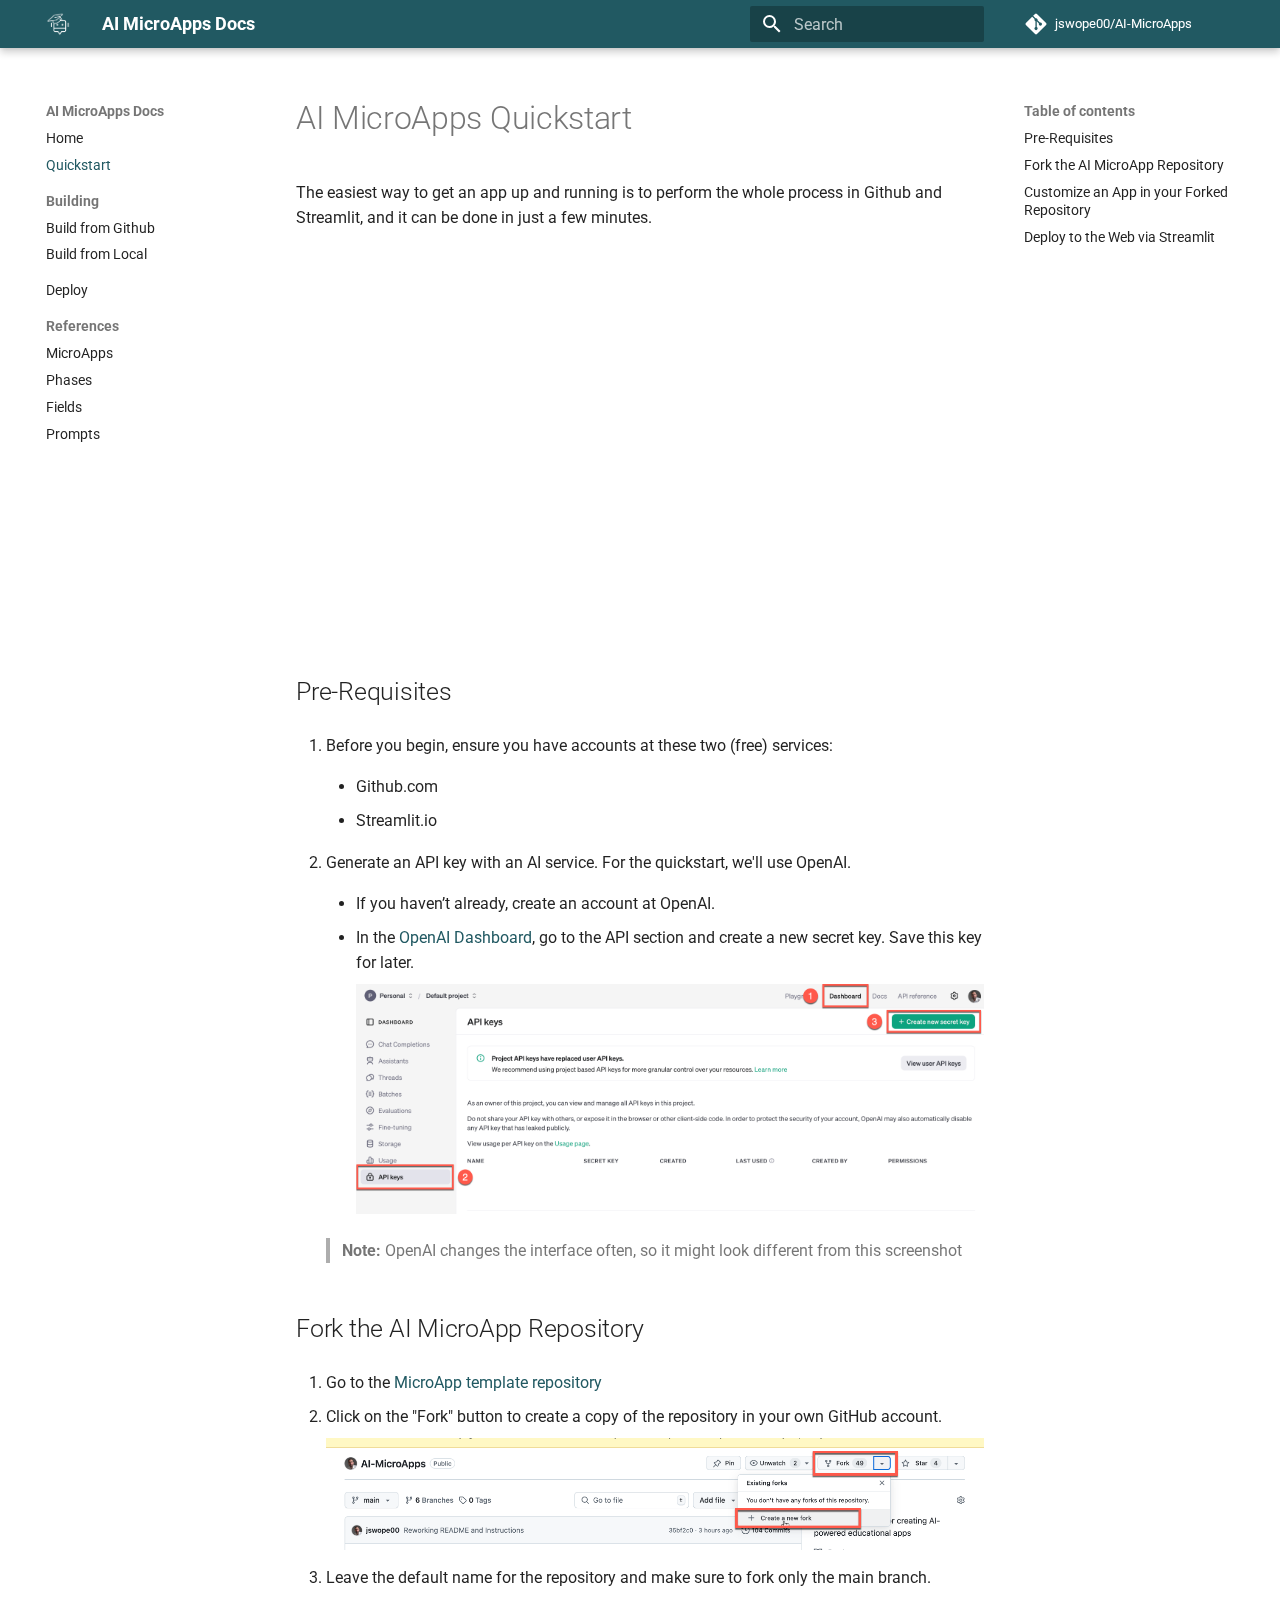
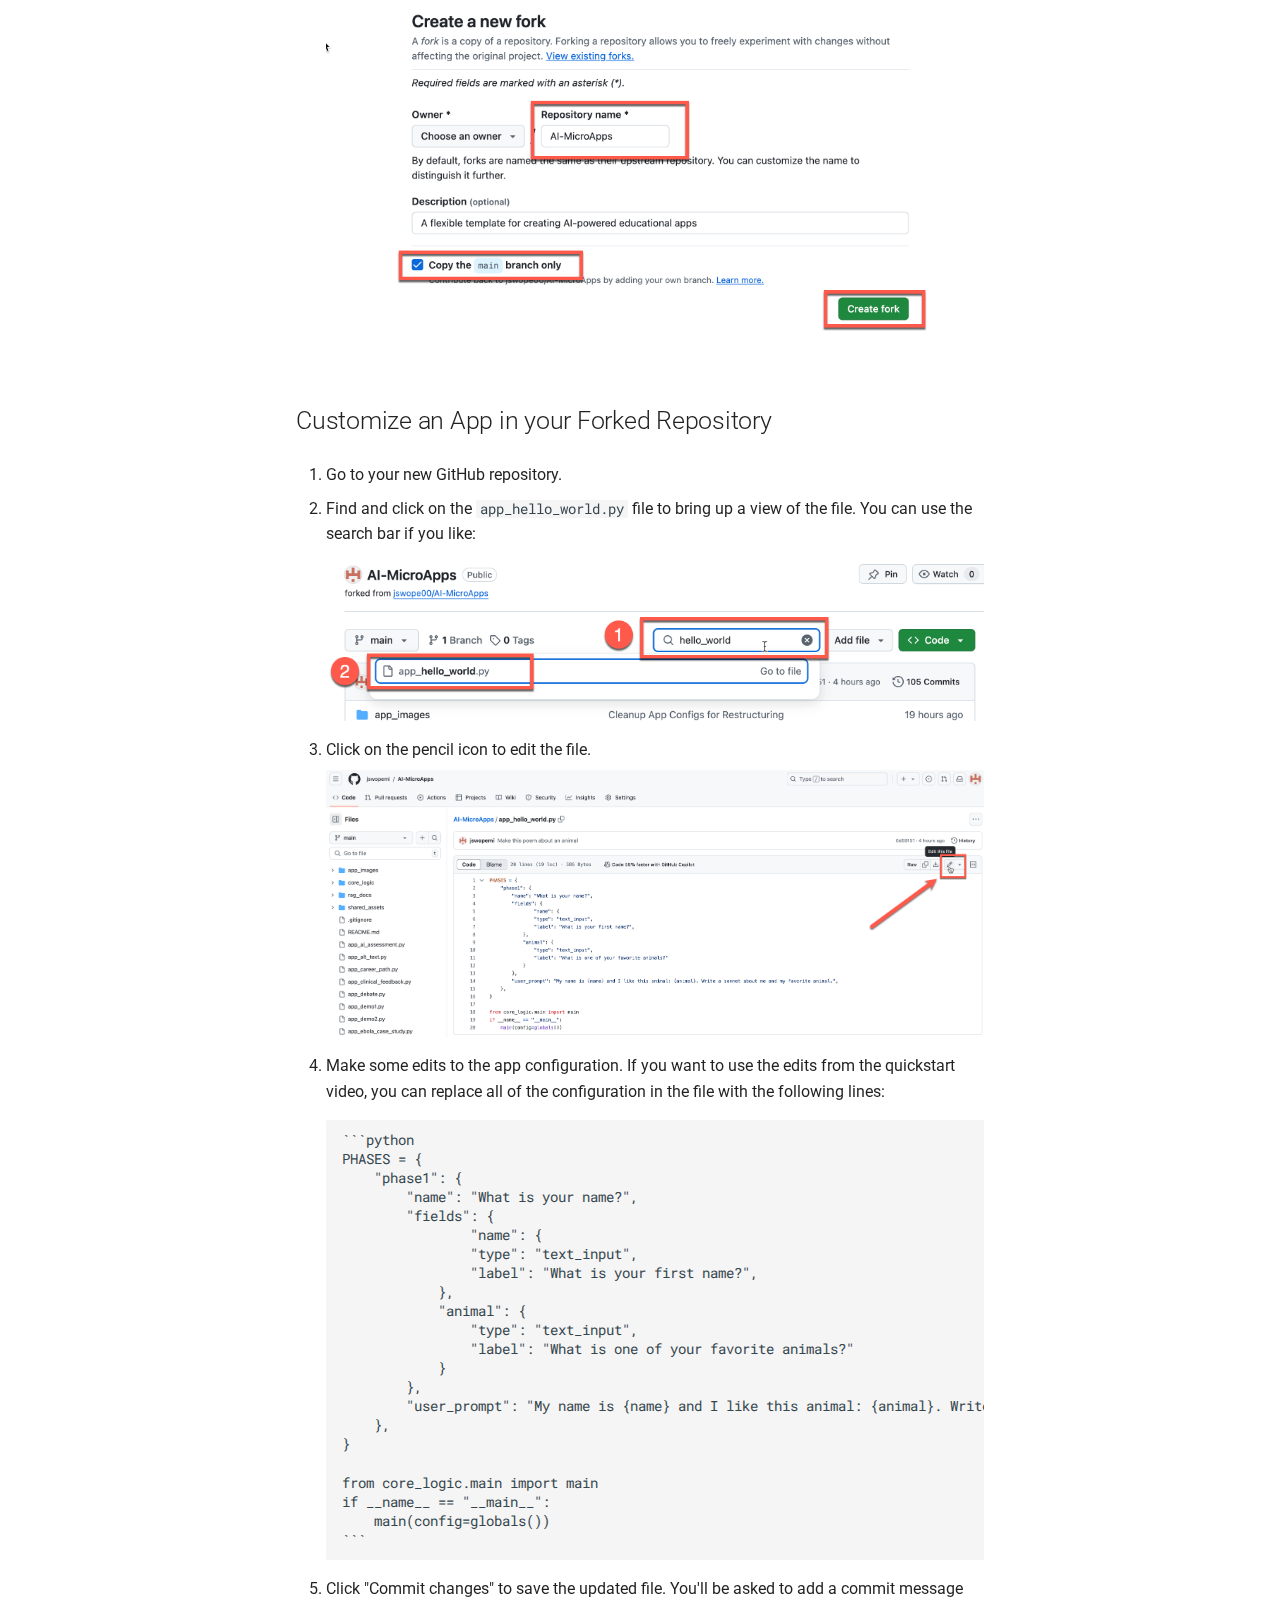
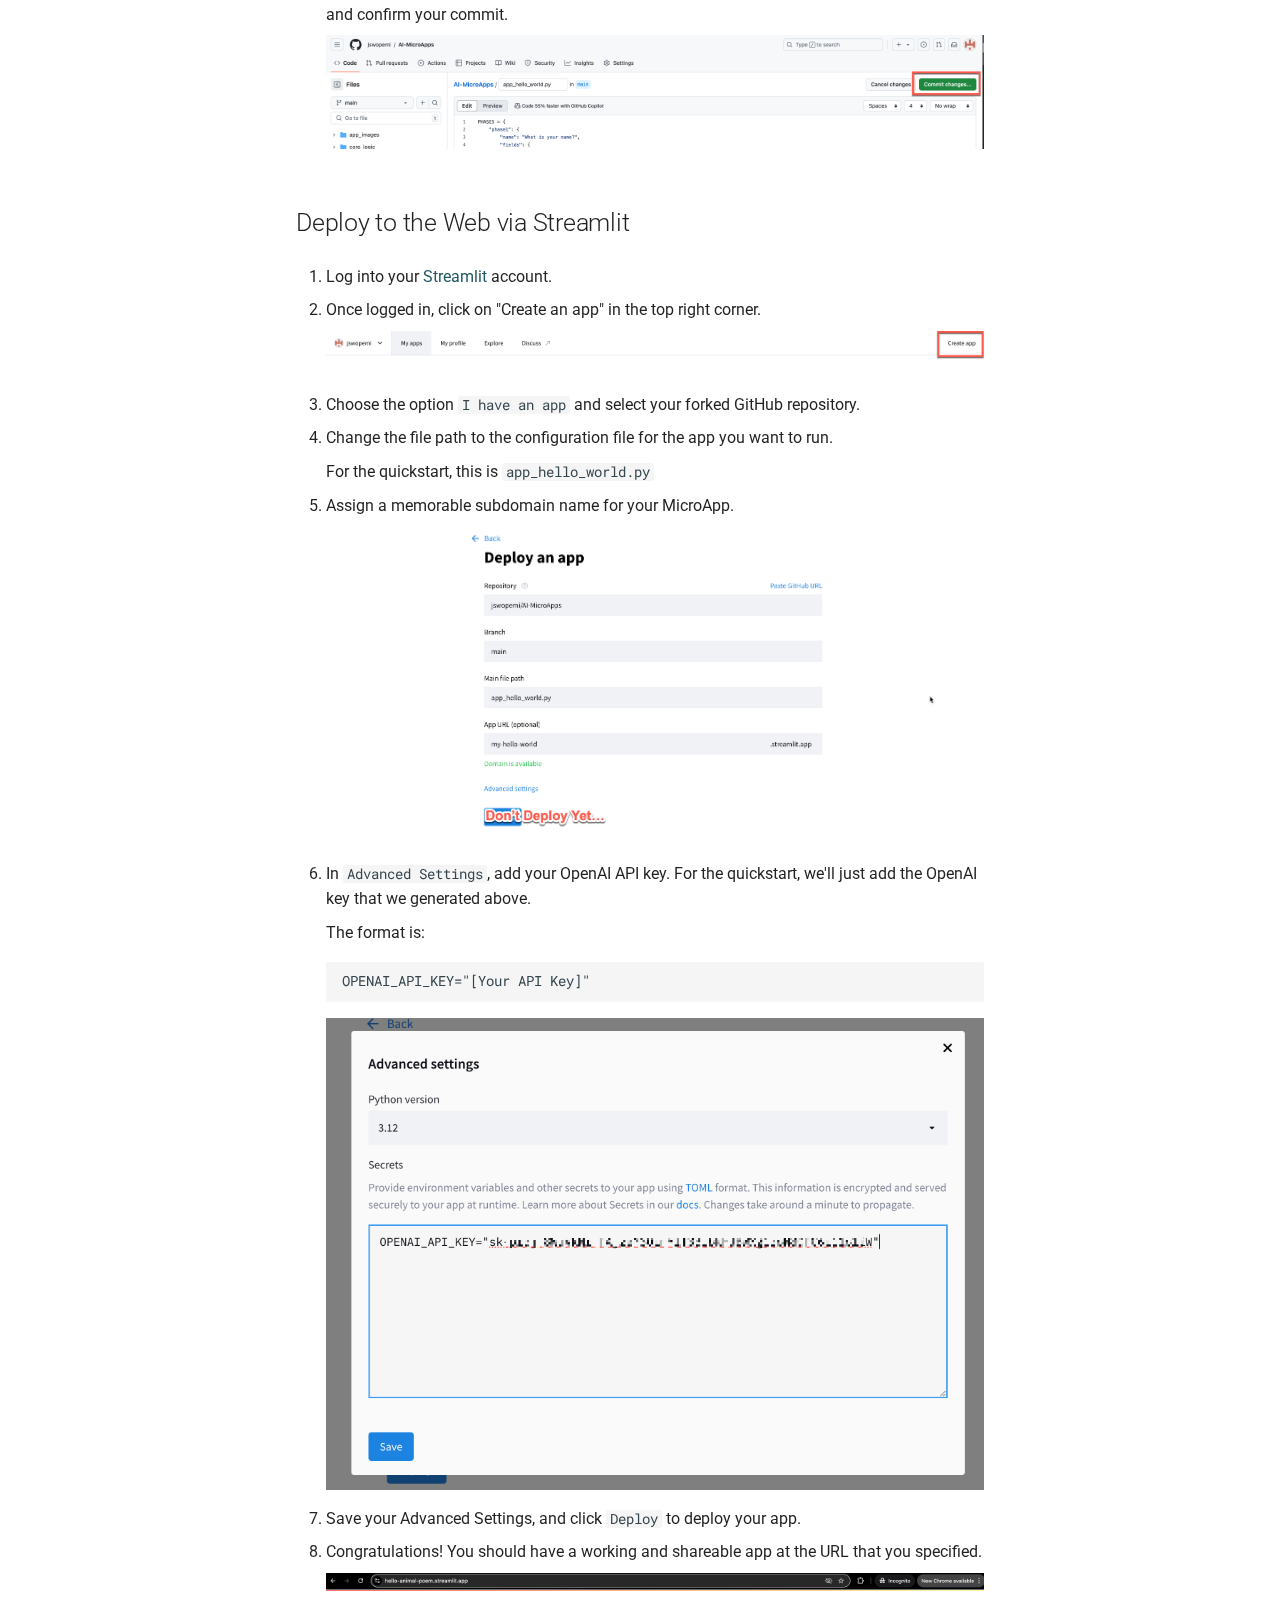
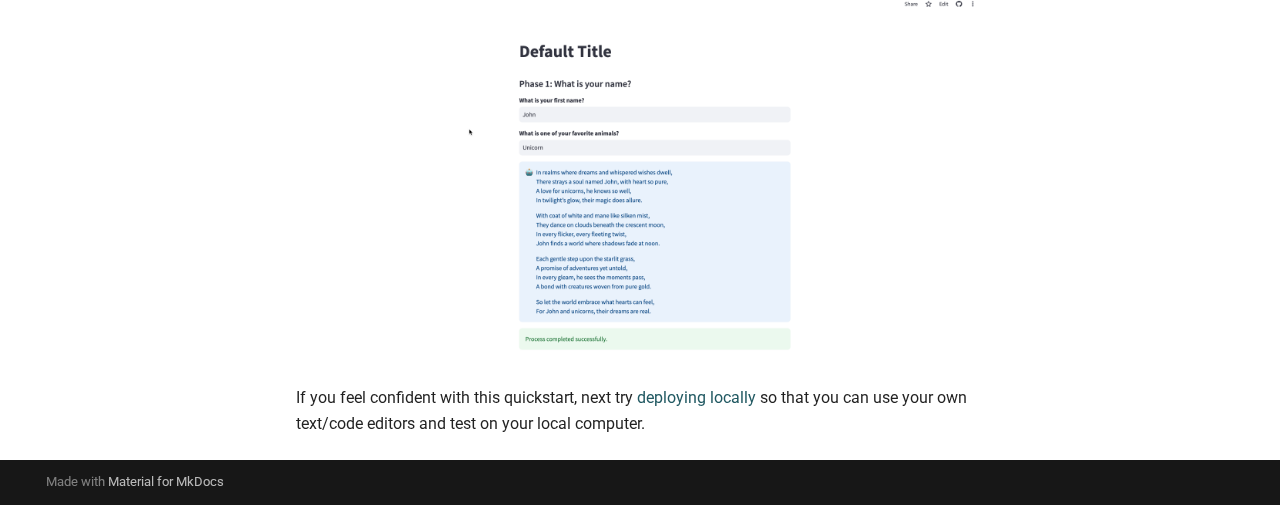
<file: quickstart/index.html>
<!doctype html>
<html lang="en" class="no-js">
  <head>
    
      <meta charset="utf-8">
      <meta name="viewport" content="width=device-width,initial-scale=1">
      
      
      
        <link rel="canonical" href="https://github.com/jswope00/AI-MicroApps/quickstart/">
      
      
        <link rel="prev" href="..">
      
      
        <link rel="next" href="../build_online/">
      
      
      <link rel="icon" href="../img/logo_transparent_bg_sq.png">
      <meta name="generator" content="mkdocs-1.6.1, mkdocs-material-9.5.44">
    
    
      
        <title>Quickstart - AI MicroApps Docs</title>
      
    
    
      <link rel="stylesheet" href="../assets/stylesheets/main.0253249f.min.css">
      
        
        <link rel="stylesheet" href="../assets/stylesheets/palette.06af60db.min.css">
      
      


    
    
      
    
    
      
        
        
        <link rel="preconnect" href="https://fonts.gstatic.com" crossorigin>
        <link rel="stylesheet" href="https://fonts.googleapis.com/css?family=Roboto:300,300i,400,400i,700,700i%7CRoboto+Mono:400,400i,700,700i&display=fallback">
        <style>:root{--md-text-font:"Roboto";--md-code-font:"Roboto Mono"}</style>
      
    
    
      <link rel="stylesheet" href="../stylesheets/extra.css">
    
    <script>__md_scope=new URL("..",location),__md_hash=e=>[...e].reduce(((e,_)=>(e<<5)-e+_.charCodeAt(0)),0),__md_get=(e,_=localStorage,t=__md_scope)=>JSON.parse(_.getItem(t.pathname+"."+e)),__md_set=(e,_,t=localStorage,a=__md_scope)=>{try{t.setItem(a.pathname+"."+e,JSON.stringify(_))}catch(e){}}</script>
    
      

    
    
    
  </head>
  
  
    
    
    
    
    
    <body dir="ltr" data-md-color-scheme="default" data-md-color-primary="custom" data-md-color-accent="custom">
  
    
    <input class="md-toggle" data-md-toggle="drawer" type="checkbox" id="__drawer" autocomplete="off">
    <input class="md-toggle" data-md-toggle="search" type="checkbox" id="__search" autocomplete="off">
    <label class="md-overlay" for="__drawer"></label>
    <div data-md-component="skip">
      
        
        <a href="#ai-microapps-quickstart" class="md-skip">
          Skip to content
        </a>
      
    </div>
    <div data-md-component="announce">
      
    </div>
    
    
      

  

<header class="md-header md-header--shadow" data-md-component="header">
  <nav class="md-header__inner md-grid" aria-label="Header">
    <a href=".." title="AI MicroApps Docs" class="md-header__button md-logo" aria-label="AI MicroApps Docs" data-md-component="logo">
      
  <img src="../img/logo_green_bg_sq.png" alt="logo">

    </a>
    <label class="md-header__button md-icon" for="__drawer">
      
      <svg xmlns="http://www.w3.org/2000/svg" viewBox="0 0 24 24"><path d="M3 6h18v2H3zm0 5h18v2H3zm0 5h18v2H3z"/></svg>
    </label>
    <div class="md-header__title" data-md-component="header-title">
      <div class="md-header__ellipsis">
        <div class="md-header__topic">
          <span class="md-ellipsis">
            AI MicroApps Docs
          </span>
        </div>
        <div class="md-header__topic" data-md-component="header-topic">
          <span class="md-ellipsis">
            
              Quickstart
            
          </span>
        </div>
      </div>
    </div>
    
      
    
    
    
    
      <label class="md-header__button md-icon" for="__search">
        
        <svg xmlns="http://www.w3.org/2000/svg" viewBox="0 0 24 24"><path d="M9.5 3A6.5 6.5 0 0 1 16 9.5c0 1.61-.59 3.09-1.56 4.23l.27.27h.79l5 5-1.5 1.5-5-5v-.79l-.27-.27A6.52 6.52 0 0 1 9.5 16 6.5 6.5 0 0 1 3 9.5 6.5 6.5 0 0 1 9.5 3m0 2C7 5 5 7 5 9.5S7 14 9.5 14 14 12 14 9.5 12 5 9.5 5"/></svg>
      </label>
      <div class="md-search" data-md-component="search" role="dialog">
  <label class="md-search__overlay" for="__search"></label>
  <div class="md-search__inner" role="search">
    <form class="md-search__form" name="search">
      <input type="text" class="md-search__input" name="query" aria-label="Search" placeholder="Search" autocapitalize="off" autocorrect="off" autocomplete="off" spellcheck="false" data-md-component="search-query" required>
      <label class="md-search__icon md-icon" for="__search">
        
        <svg xmlns="http://www.w3.org/2000/svg" viewBox="0 0 24 24"><path d="M9.5 3A6.5 6.5 0 0 1 16 9.5c0 1.61-.59 3.09-1.56 4.23l.27.27h.79l5 5-1.5 1.5-5-5v-.79l-.27-.27A6.52 6.52 0 0 1 9.5 16 6.5 6.5 0 0 1 3 9.5 6.5 6.5 0 0 1 9.5 3m0 2C7 5 5 7 5 9.5S7 14 9.5 14 14 12 14 9.5 12 5 9.5 5"/></svg>
        
        <svg xmlns="http://www.w3.org/2000/svg" viewBox="0 0 24 24"><path d="M20 11v2H8l5.5 5.5-1.42 1.42L4.16 12l7.92-7.92L13.5 5.5 8 11z"/></svg>
      </label>
      <nav class="md-search__options" aria-label="Search">
        
        <button type="reset" class="md-search__icon md-icon" title="Clear" aria-label="Clear" tabindex="-1">
          
          <svg xmlns="http://www.w3.org/2000/svg" viewBox="0 0 24 24"><path d="M19 6.41 17.59 5 12 10.59 6.41 5 5 6.41 10.59 12 5 17.59 6.41 19 12 13.41 17.59 19 19 17.59 13.41 12z"/></svg>
        </button>
      </nav>
      
    </form>
    <div class="md-search__output">
      <div class="md-search__scrollwrap" tabindex="0" data-md-scrollfix>
        <div class="md-search-result" data-md-component="search-result">
          <div class="md-search-result__meta">
            Initializing search
          </div>
          <ol class="md-search-result__list" role="presentation"></ol>
        </div>
      </div>
    </div>
  </div>
</div>
    
    
      <div class="md-header__source">
        <a href="https://github.com/jswope00/AI-MicroApps" title="Go to repository" class="md-source" data-md-component="source">
  <div class="md-source__icon md-icon">
    
    <svg xmlns="http://www.w3.org/2000/svg" viewBox="0 0 448 512"><!--! Font Awesome Free 6.6.0 by @fontawesome - https://fontawesome.com License - https://fontawesome.com/license/free (Icons: CC BY 4.0, Fonts: SIL OFL 1.1, Code: MIT License) Copyright 2024 Fonticons, Inc.--><path d="M439.55 236.05 244 40.45a28.87 28.87 0 0 0-40.81 0l-40.66 40.63 51.52 51.52c27.06-9.14 52.68 16.77 43.39 43.68l49.66 49.66c34.23-11.8 61.18 31 35.47 56.69-26.49 26.49-70.21-2.87-56-37.34L240.22 199v121.85c25.3 12.54 22.26 41.85 9.08 55a34.34 34.34 0 0 1-48.55 0c-17.57-17.6-11.07-46.91 11.25-56v-123c-20.8-8.51-24.6-30.74-18.64-45L142.57 101 8.45 235.14a28.86 28.86 0 0 0 0 40.81l195.61 195.6a28.86 28.86 0 0 0 40.8 0l194.69-194.69a28.86 28.86 0 0 0 0-40.81"/></svg>
  </div>
  <div class="md-source__repository">
    jswope00/AI-MicroApps
  </div>
</a>
      </div>
    
  </nav>
  
</header>
    
    <div class="md-container" data-md-component="container">
      
      
        
          
        
      
      <main class="md-main" data-md-component="main">
        <div class="md-main__inner md-grid">
          
            
              
              <div class="md-sidebar md-sidebar--primary" data-md-component="sidebar" data-md-type="navigation" >
                <div class="md-sidebar__scrollwrap">
                  <div class="md-sidebar__inner">
                    



<nav class="md-nav md-nav--primary" aria-label="Navigation" data-md-level="0">
  <label class="md-nav__title" for="__drawer">
    <a href=".." title="AI MicroApps Docs" class="md-nav__button md-logo" aria-label="AI MicroApps Docs" data-md-component="logo">
      
  <img src="../img/logo_green_bg_sq.png" alt="logo">

    </a>
    AI MicroApps Docs
  </label>
  
    <div class="md-nav__source">
      <a href="https://github.com/jswope00/AI-MicroApps" title="Go to repository" class="md-source" data-md-component="source">
  <div class="md-source__icon md-icon">
    
    <svg xmlns="http://www.w3.org/2000/svg" viewBox="0 0 448 512"><!--! Font Awesome Free 6.6.0 by @fontawesome - https://fontawesome.com License - https://fontawesome.com/license/free (Icons: CC BY 4.0, Fonts: SIL OFL 1.1, Code: MIT License) Copyright 2024 Fonticons, Inc.--><path d="M439.55 236.05 244 40.45a28.87 28.87 0 0 0-40.81 0l-40.66 40.63 51.52 51.52c27.06-9.14 52.68 16.77 43.39 43.68l49.66 49.66c34.23-11.8 61.18 31 35.47 56.69-26.49 26.49-70.21-2.87-56-37.34L240.22 199v121.85c25.3 12.54 22.26 41.85 9.08 55a34.34 34.34 0 0 1-48.55 0c-17.57-17.6-11.07-46.91 11.25-56v-123c-20.8-8.51-24.6-30.74-18.64-45L142.57 101 8.45 235.14a28.86 28.86 0 0 0 0 40.81l195.61 195.6a28.86 28.86 0 0 0 40.8 0l194.69-194.69a28.86 28.86 0 0 0 0-40.81"/></svg>
  </div>
  <div class="md-source__repository">
    jswope00/AI-MicroApps
  </div>
</a>
    </div>
  
  <ul class="md-nav__list" data-md-scrollfix>
    
      
      
  
  
  
  
    <li class="md-nav__item">
      <a href=".." class="md-nav__link">
        
  
  <span class="md-ellipsis">
    Home
  </span>
  

      </a>
    </li>
  

    
      
      
  
  
    
  
  
  
    <li class="md-nav__item md-nav__item--active">
      
      <input class="md-nav__toggle md-toggle" type="checkbox" id="__toc">
      
      
        
      
      
        <label class="md-nav__link md-nav__link--active" for="__toc">
          
  
  <span class="md-ellipsis">
    Quickstart
  </span>
  

          <span class="md-nav__icon md-icon"></span>
        </label>
      
      <a href="./" class="md-nav__link md-nav__link--active">
        
  
  <span class="md-ellipsis">
    Quickstart
  </span>
  

      </a>
      
        

<nav class="md-nav md-nav--secondary" aria-label="Table of contents">
  
  
  
    
  
  
    <label class="md-nav__title" for="__toc">
      <span class="md-nav__icon md-icon"></span>
      Table of contents
    </label>
    <ul class="md-nav__list" data-md-component="toc" data-md-scrollfix>
      
        <li class="md-nav__item">
  <a href="#pre-requisites" class="md-nav__link">
    <span class="md-ellipsis">
      Pre-Requisites
    </span>
  </a>
  
</li>
      
        <li class="md-nav__item">
  <a href="#fork-the-ai-microapp-repository" class="md-nav__link">
    <span class="md-ellipsis">
      Fork the AI MicroApp Repository
    </span>
  </a>
  
</li>
      
        <li class="md-nav__item">
  <a href="#customize-an-app-in-your-forked-repository" class="md-nav__link">
    <span class="md-ellipsis">
      Customize an App in your Forked Repository
    </span>
  </a>
  
</li>
      
        <li class="md-nav__item">
  <a href="#deploy-to-the-web-via-streamlit" class="md-nav__link">
    <span class="md-ellipsis">
      Deploy to the Web via Streamlit
    </span>
  </a>
  
</li>
      
    </ul>
  
</nav>
      
    </li>
  

    
      
      
  
  
  
  
    
    
    
      
        
        
      
    
    
    <li class="md-nav__item md-nav__item--section md-nav__item--nested">
      
        
        
        <input class="md-nav__toggle md-toggle " type="checkbox" id="__nav_3" >
        
          
          <label class="md-nav__link" for="__nav_3" id="__nav_3_label" tabindex="">
            
  
  <span class="md-ellipsis">
    Building
  </span>
  

            <span class="md-nav__icon md-icon"></span>
          </label>
        
        <nav class="md-nav" data-md-level="1" aria-labelledby="__nav_3_label" aria-expanded="false">
          <label class="md-nav__title" for="__nav_3">
            <span class="md-nav__icon md-icon"></span>
            Building
          </label>
          <ul class="md-nav__list" data-md-scrollfix>
            
              
                
  
  
  
  
    <li class="md-nav__item">
      <a href="../build_online/" class="md-nav__link">
        
  
  <span class="md-ellipsis">
    Build from Github
  </span>
  

      </a>
    </li>
  

              
            
              
                
  
  
  
  
    <li class="md-nav__item">
      <a href="../build_local/" class="md-nav__link">
        
  
  <span class="md-ellipsis">
    Build from Local
  </span>
  

      </a>
    </li>
  

              
            
          </ul>
        </nav>
      
    </li>
  

    
      
      
  
  
  
  
    <li class="md-nav__item">
      <a href="../deploy/" class="md-nav__link">
        
  
  <span class="md-ellipsis">
    Deploy
  </span>
  

      </a>
    </li>
  

    
      
      
  
  
  
  
    
    
    
      
        
        
      
    
    
    <li class="md-nav__item md-nav__item--section md-nav__item--nested">
      
        
        
        <input class="md-nav__toggle md-toggle " type="checkbox" id="__nav_5" >
        
          
          <label class="md-nav__link" for="__nav_5" id="__nav_5_label" tabindex="">
            
  
  <span class="md-ellipsis">
    References
  </span>
  

            <span class="md-nav__icon md-icon"></span>
          </label>
        
        <nav class="md-nav" data-md-level="1" aria-labelledby="__nav_5_label" aria-expanded="false">
          <label class="md-nav__title" for="__nav_5">
            <span class="md-nav__icon md-icon"></span>
            References
          </label>
          <ul class="md-nav__list" data-md-scrollfix>
            
              
                
  
  
  
  
    <li class="md-nav__item">
      <a href="../concept_phases_fields_runs/" class="md-nav__link">
        
  
  <span class="md-ellipsis">
    MicroApps
  </span>
  

      </a>
    </li>
  

              
            
              
                
  
  
  
  
    <li class="md-nav__item">
      <a href="../reference_phases/" class="md-nav__link">
        
  
  <span class="md-ellipsis">
    Phases
  </span>
  

      </a>
    </li>
  

              
            
              
                
  
  
  
  
    <li class="md-nav__item">
      <a href="../reference_fields/" class="md-nav__link">
        
  
  <span class="md-ellipsis">
    Fields
  </span>
  

      </a>
    </li>
  

              
            
              
                
  
  
  
  
    <li class="md-nav__item">
      <a href="../reference_prompts/" class="md-nav__link">
        
  
  <span class="md-ellipsis">
    Prompts
  </span>
  

      </a>
    </li>
  

              
            
          </ul>
        </nav>
      
    </li>
  

    
  </ul>
</nav>
                  </div>
                </div>
              </div>
            
            
              
              <div class="md-sidebar md-sidebar--secondary" data-md-component="sidebar" data-md-type="toc" >
                <div class="md-sidebar__scrollwrap">
                  <div class="md-sidebar__inner">
                    

<nav class="md-nav md-nav--secondary" aria-label="Table of contents">
  
  
  
    
  
  
    <label class="md-nav__title" for="__toc">
      <span class="md-nav__icon md-icon"></span>
      Table of contents
    </label>
    <ul class="md-nav__list" data-md-component="toc" data-md-scrollfix>
      
        <li class="md-nav__item">
  <a href="#pre-requisites" class="md-nav__link">
    <span class="md-ellipsis">
      Pre-Requisites
    </span>
  </a>
  
</li>
      
        <li class="md-nav__item">
  <a href="#fork-the-ai-microapp-repository" class="md-nav__link">
    <span class="md-ellipsis">
      Fork the AI MicroApp Repository
    </span>
  </a>
  
</li>
      
        <li class="md-nav__item">
  <a href="#customize-an-app-in-your-forked-repository" class="md-nav__link">
    <span class="md-ellipsis">
      Customize an App in your Forked Repository
    </span>
  </a>
  
</li>
      
        <li class="md-nav__item">
  <a href="#deploy-to-the-web-via-streamlit" class="md-nav__link">
    <span class="md-ellipsis">
      Deploy to the Web via Streamlit
    </span>
  </a>
  
</li>
      
    </ul>
  
</nav>
                  </div>
                </div>
              </div>
            
          
          
            <div class="md-content" data-md-component="content">
              <article class="md-content__inner md-typeset">
                
                  

  
  


<h1 id="ai-microapps-quickstart">AI MicroApps Quickstart<a class="headerlink" href="#ai-microapps-quickstart" title="Permanent link">&para;</a></h1>
<p>The easiest way to get an app up and running is to perform the whole process in Github and Streamlit, and it can be done in just a few minutes. </p>
<div style="position: relative; padding-bottom: 56.25%; height: 0; overflow: hidden; max-width: 100%; height: auto;">
    <iframe src="https://www.youtube.com/embed/VbaDqFhWmwM?si=SC3dLYfcS38CCKZh" title="YouTube video player" frameborder="0" allow="accelerometer; autoplay; clipboard-write; encrypted-media; gyroscope; picture-in-picture; web-share" referrerpolicy="strict-origin-when-cross-origin" allowfullscreen style="position: absolute; top: 0; left: 0; width: 100%; height: 100%;"></iframe>
</div>

<h2 id="pre-requisites">Pre-Requisites<a class="headerlink" href="#pre-requisites" title="Permanent link">&para;</a></h2>
<ol>
<li>
<p>Before you begin, ensure you have accounts at these two (free) services:</p>
<ul>
<li>
<p>Github.com</p>
</li>
<li>
<p>Streamlit.io</p>
</li>
</ul>
</li>
<li>
<p>Generate an API key with an AI service. For the quickstart, we'll use OpenAI. </p>
<ul>
<li>
<p>If you haven’t already, create an account at OpenAI. </p>
</li>
<li>
<p>In the <a href="https://platform.openai.com/api-keys">OpenAI Dashboard</a>, go to the API section and create a new secret key. Save this key for later. </p>
<p><img alt="Get an OpenAI API Key" src="../img/get_api_key.png" />   </p>
</li>
</ul>
<blockquote>
<p><strong>Note:</strong> OpenAI changes the interface often, so it might look different from this screenshot </p>
</blockquote>
</li>
</ol>
<h2 id="fork-the-ai-microapp-repository">Fork the AI MicroApp Repository<a class="headerlink" href="#fork-the-ai-microapp-repository" title="Permanent link">&para;</a></h2>
<ol>
<li>
<p>Go to the <a href="https://github.com/jswope00/AI-MicroApp-Template" alt="Build AI Microapp" target="_blank">MicroApp template repository</a></p>
</li>
<li>
<p>Click on the "Fork" button to create a copy of the repository in your own GitHub account.</p>
<p><img alt="Create a Fork" src="../img/create_fork.png" /></p>
</li>
<li>
<p>Leave the default name for the repository and make sure to fork only the main branch.</p>
<p><img alt="Create a Fork Modal window" src="../img/create_fork_modal.png" /></p>
</li>
</ol>
<h2 id="customize-an-app-in-your-forked-repository">Customize an App in your Forked Repository<a class="headerlink" href="#customize-an-app-in-your-forked-repository" title="Permanent link">&para;</a></h2>
<ol>
<li>
<p>Go to your new GitHub repository.</p>
</li>
<li>
<p>Find and click on the <code>app_hello_world.py</code> file to bring up a view of the file. You can use the search bar if you like: </p>
<p><img alt="Find a File" src="../img/find_file.png" /></p>
</li>
<li>
<p>Click on the pencil icon to edit the file.</p>
<p><img alt="Pencil Icon" src="../img/pencil_button.png" /></p>
</li>
<li>
<p>Make some edits to the app configuration. If you want to use the edits from the quickstart video, you can replace all of the configuration in the file with the following lines: </p>
<pre><code>```python
PHASES = {
    "phase1": {
        "name": "What is your name?",
        "fields": {
                "name": {
                "type": "text_input",
                "label": "What is your first name?",
            },
            "animal": {
                "type": "text_input",
                "label": "What is one of your favorite animals?"
            }
        },
        "user_prompt": "My name is {name} and I like this animal: {animal}. Write a sonnet about me and my favorite animal.",
    },
}

from core_logic.main import main
if __name__ == "__main__":
    main(config=globals())
```
</code></pre>
</li>
<li>
<p>Click "Commit changes" to save the updated file. You'll be asked to add a commit message and confirm your commit. </p>
<p><img alt="Commit Changes" src="../img/commit_changes.png" /></p>
</li>
</ol>
<h2 id="deploy-to-the-web-via-streamlit">Deploy to the Web via Streamlit<a class="headerlink" href="#deploy-to-the-web-via-streamlit" title="Permanent link">&para;</a></h2>
<ol>
<li>
<p>Log into your <a href="https://streamlit.io" alt="Streamlit" target="_blank">Streamlit</a> account. </p>
</li>
<li>
<p>Once logged in, click on "Create an app" in the top right corner.</p>
<p><img alt="Create App" src="../img/create_app.png" /></p>
</li>
<li>
<p>Choose the option <code>I have an app</code> and select your forked GitHub repository.</p>
</li>
<li>
<p>Change the file path to the configuration file for the app you want to run. </p>
<p>For the quickstart, this is <code>app_hello_world.py</code></p>
</li>
<li>
<p>Assign a memorable subdomain name for your MicroApp. </p>
<p><img alt="Deploy an App Wizard" src="../img/deploy_wizard.png" /></p>
</li>
<li>
<p>In <code>Advanced Settings</code>, add your OpenAI API key. For the quickstart, we'll just add the OpenAI key that we generated above. </p>
<p>The format is:</p>
<pre><code>OPENAI_API_KEY="[Your API Key]"
</code></pre>
<p><img alt="Advanced Settings" src="../img/advanced_settings.png" /></p>
</li>
<li>
<p>Save your Advanced Settings, and click <code>Deploy</code> to deploy your app. </p>
</li>
<li>
<p>Congratulations! You should have a working and shareable app at the URL that you specified. </p>
<p><img alt="Working Poem App" src="../img/working_poem_app.png" /></p>
</li>
</ol>
<p>If you feel confident with this quickstart, next try <a href="../build_local/">deploying locally</a> so that you can use your own text/code editors and test on your local computer. </p>












                
              </article>
            </div>
          
          
<script>var target=document.getElementById(location.hash.slice(1));target&&target.name&&(target.checked=target.name.startsWith("__tabbed_"))</script>
        </div>
        
      </main>
      
        <footer class="md-footer">
  
  <div class="md-footer-meta md-typeset">
    <div class="md-footer-meta__inner md-grid">
      <div class="md-copyright">
  
  
    Made with
    <a href="https://squidfunk.github.io/mkdocs-material/" target="_blank" rel="noopener">
      Material for MkDocs
    </a>
  
</div>
      
    </div>
  </div>
</footer>
      
    </div>
    <div class="md-dialog" data-md-component="dialog">
      <div class="md-dialog__inner md-typeset"></div>
    </div>
    
    
    <script id="__config" type="application/json">{"base": "..", "features": ["navigation.sections", "navigation.instant"], "search": "../assets/javascripts/workers/search.6ce7567c.min.js", "translations": {"clipboard.copied": "Copied to clipboard", "clipboard.copy": "Copy to clipboard", "search.result.more.one": "1 more on this page", "search.result.more.other": "# more on this page", "search.result.none": "No matching documents", "search.result.one": "1 matching document", "search.result.other": "# matching documents", "search.result.placeholder": "Type to start searching", "search.result.term.missing": "Missing", "select.version": "Select version"}}</script>
    
    
      <script src="../assets/javascripts/bundle.83f73b43.min.js"></script>
      
    
  </body>
</html>
</file>
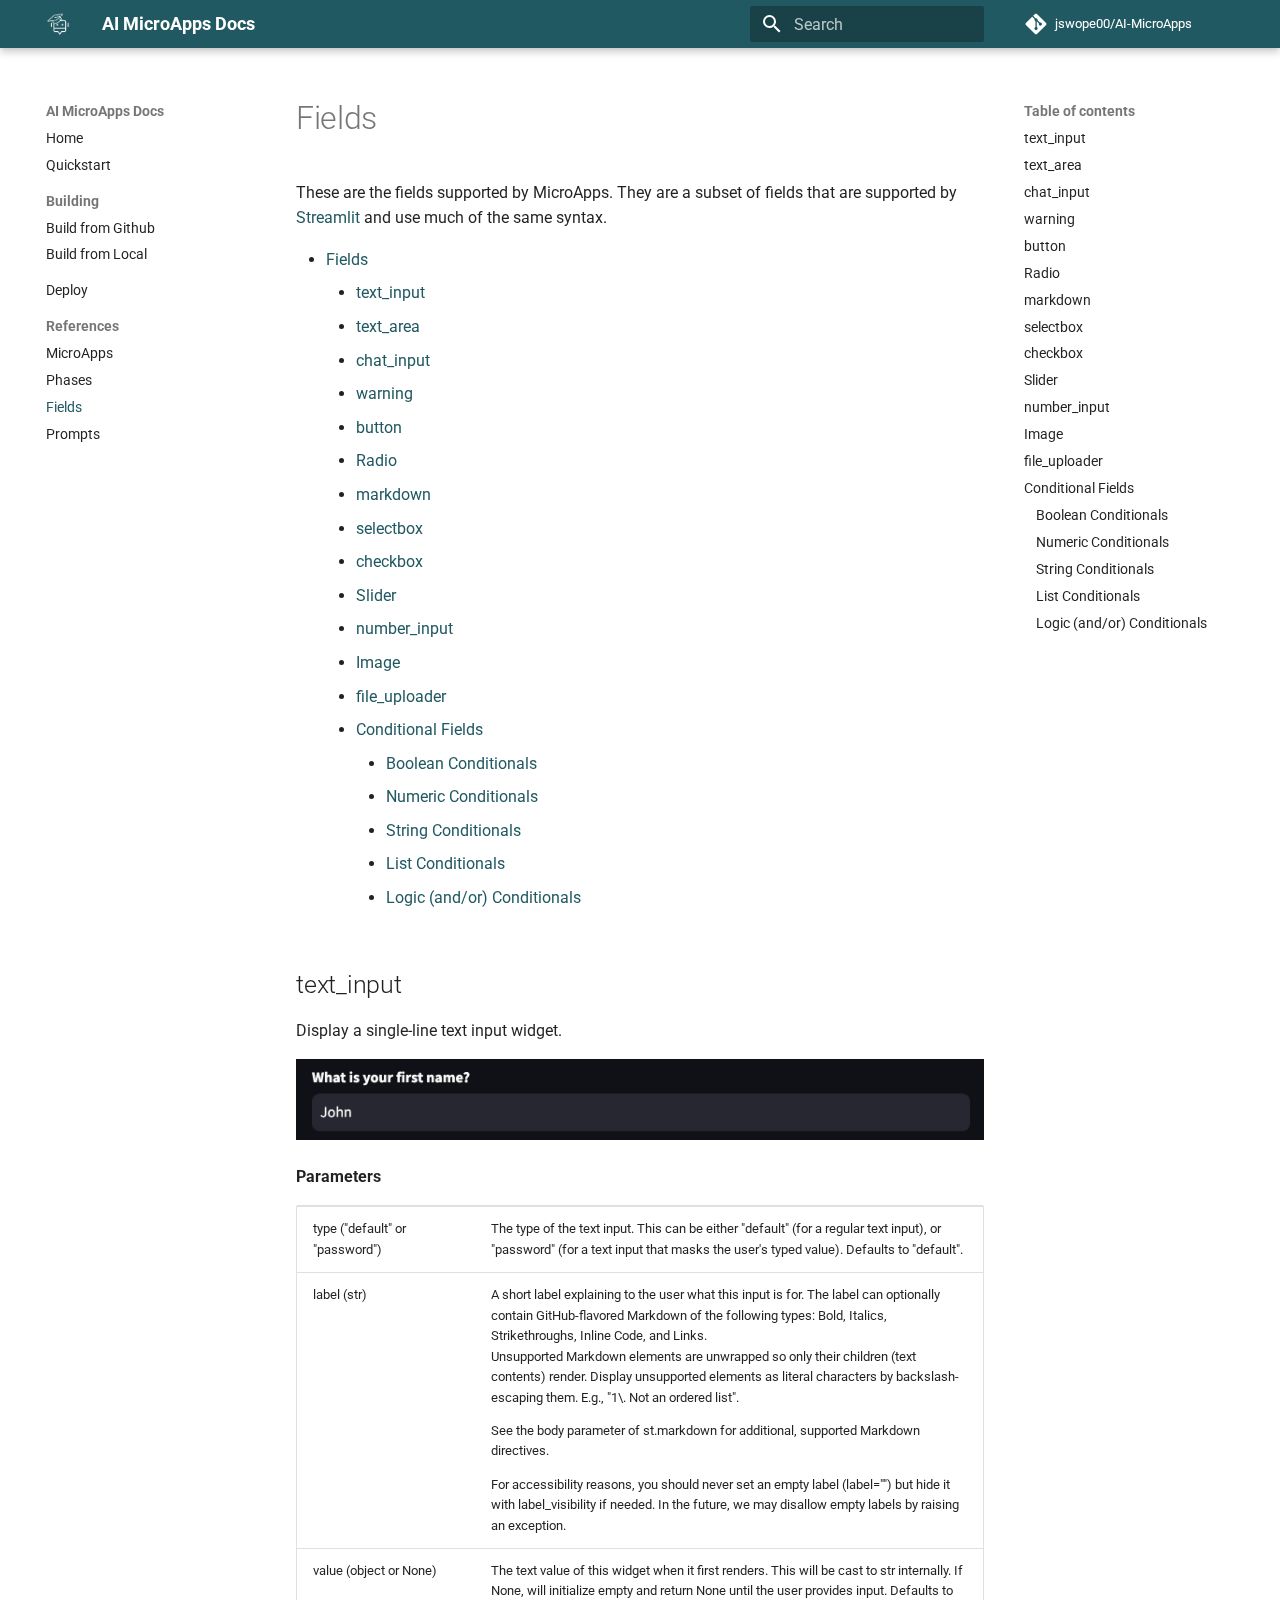
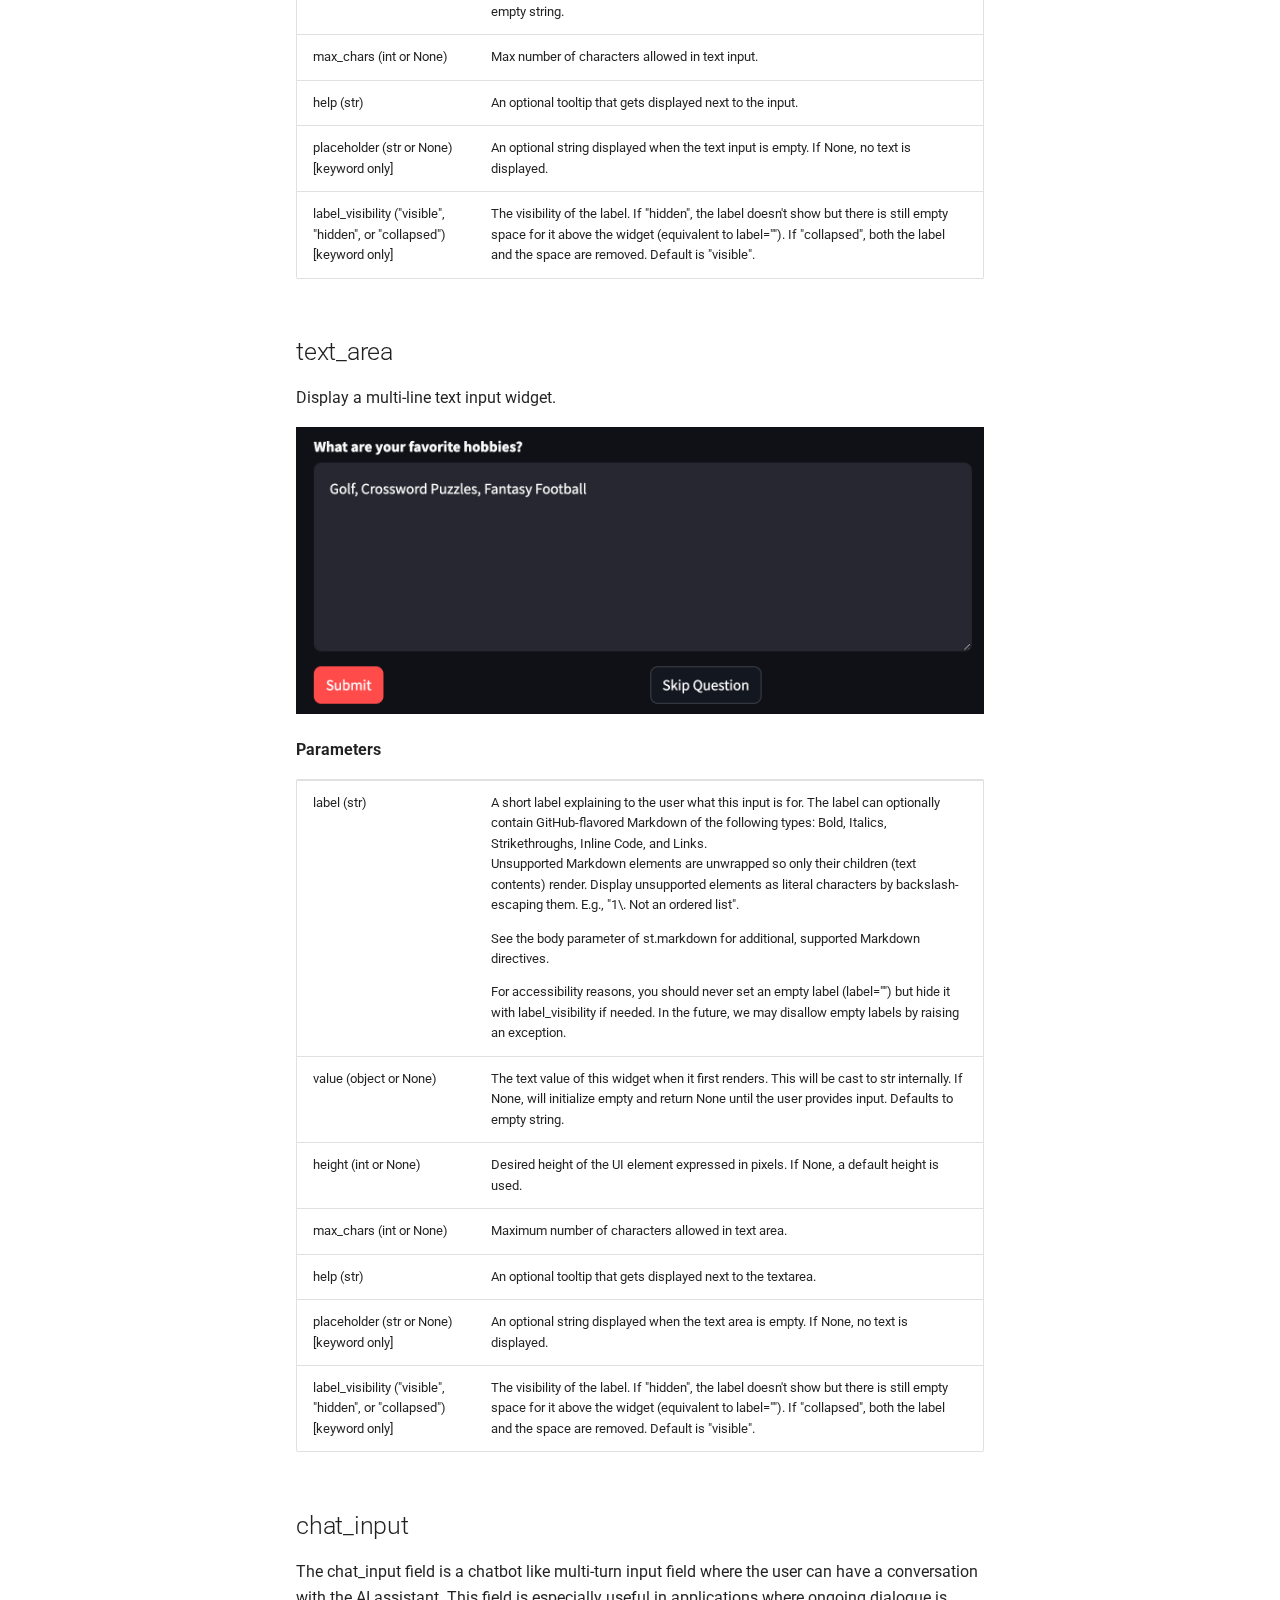
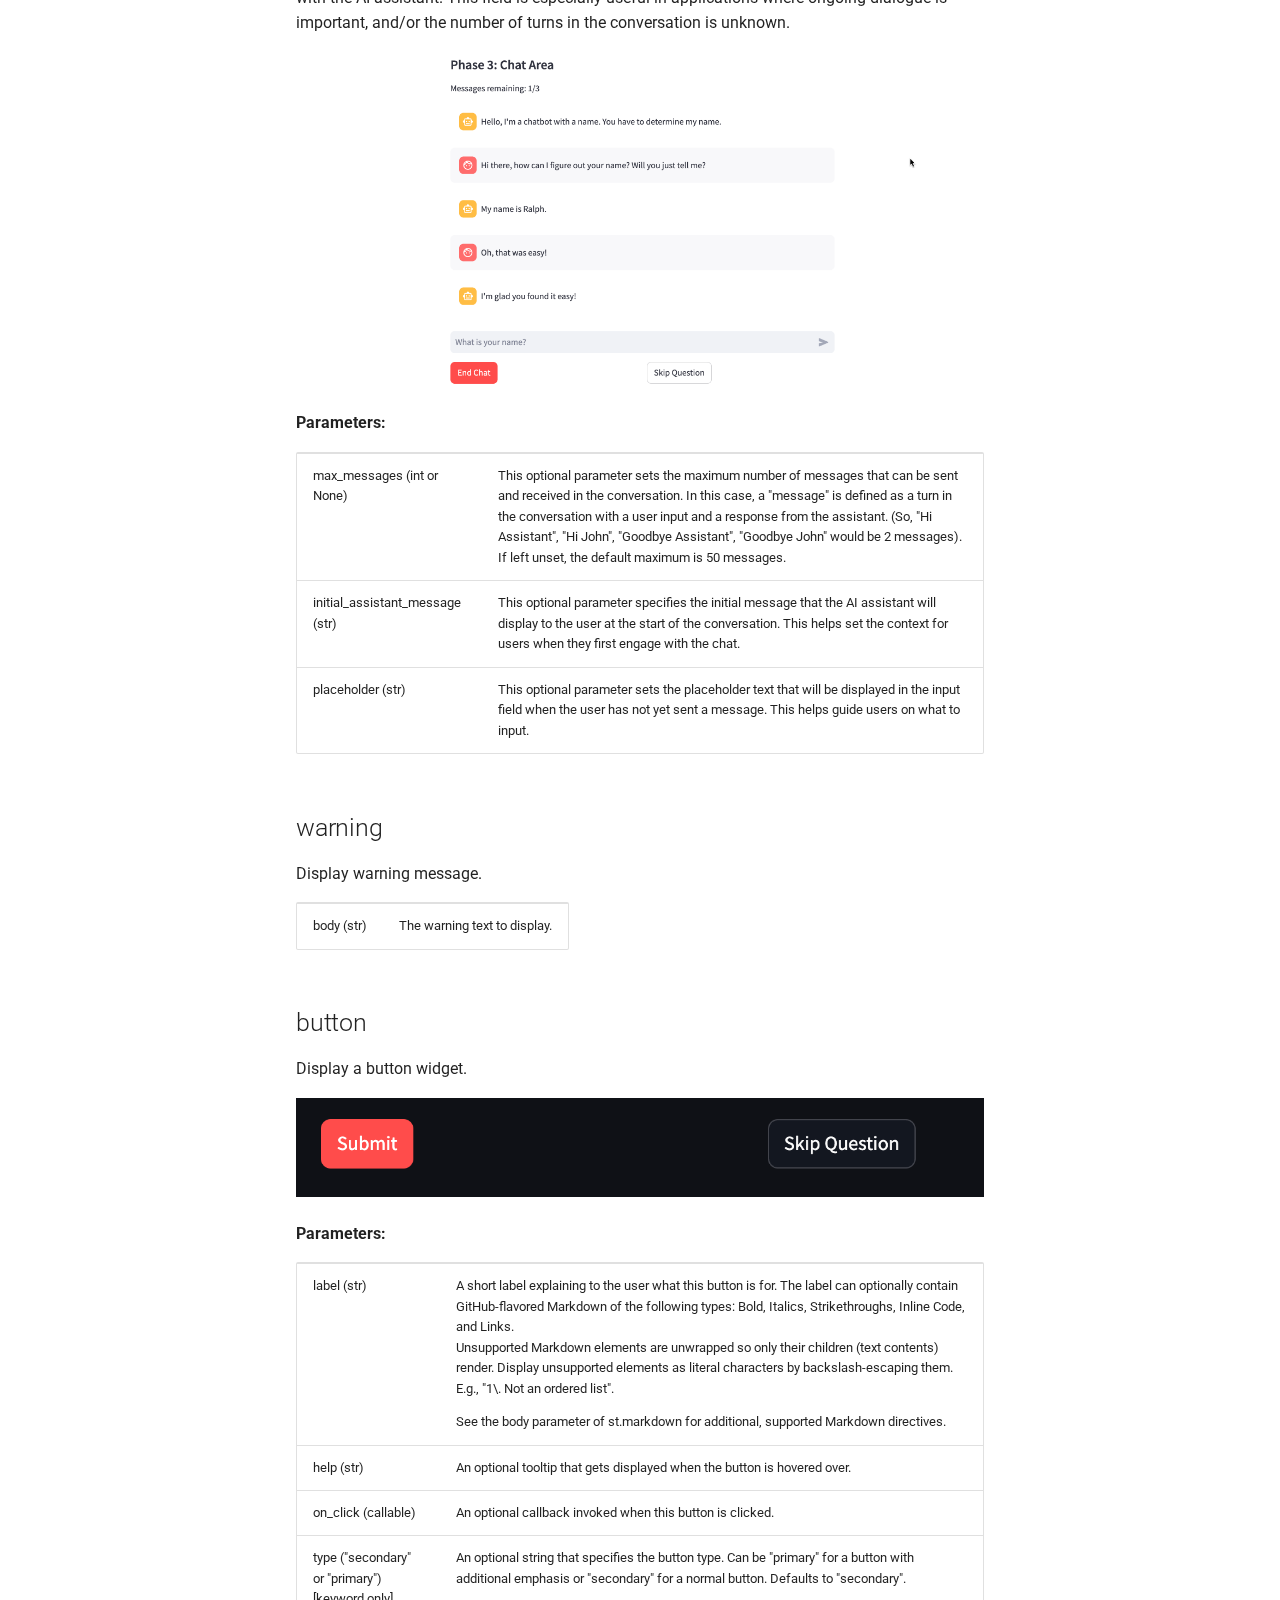
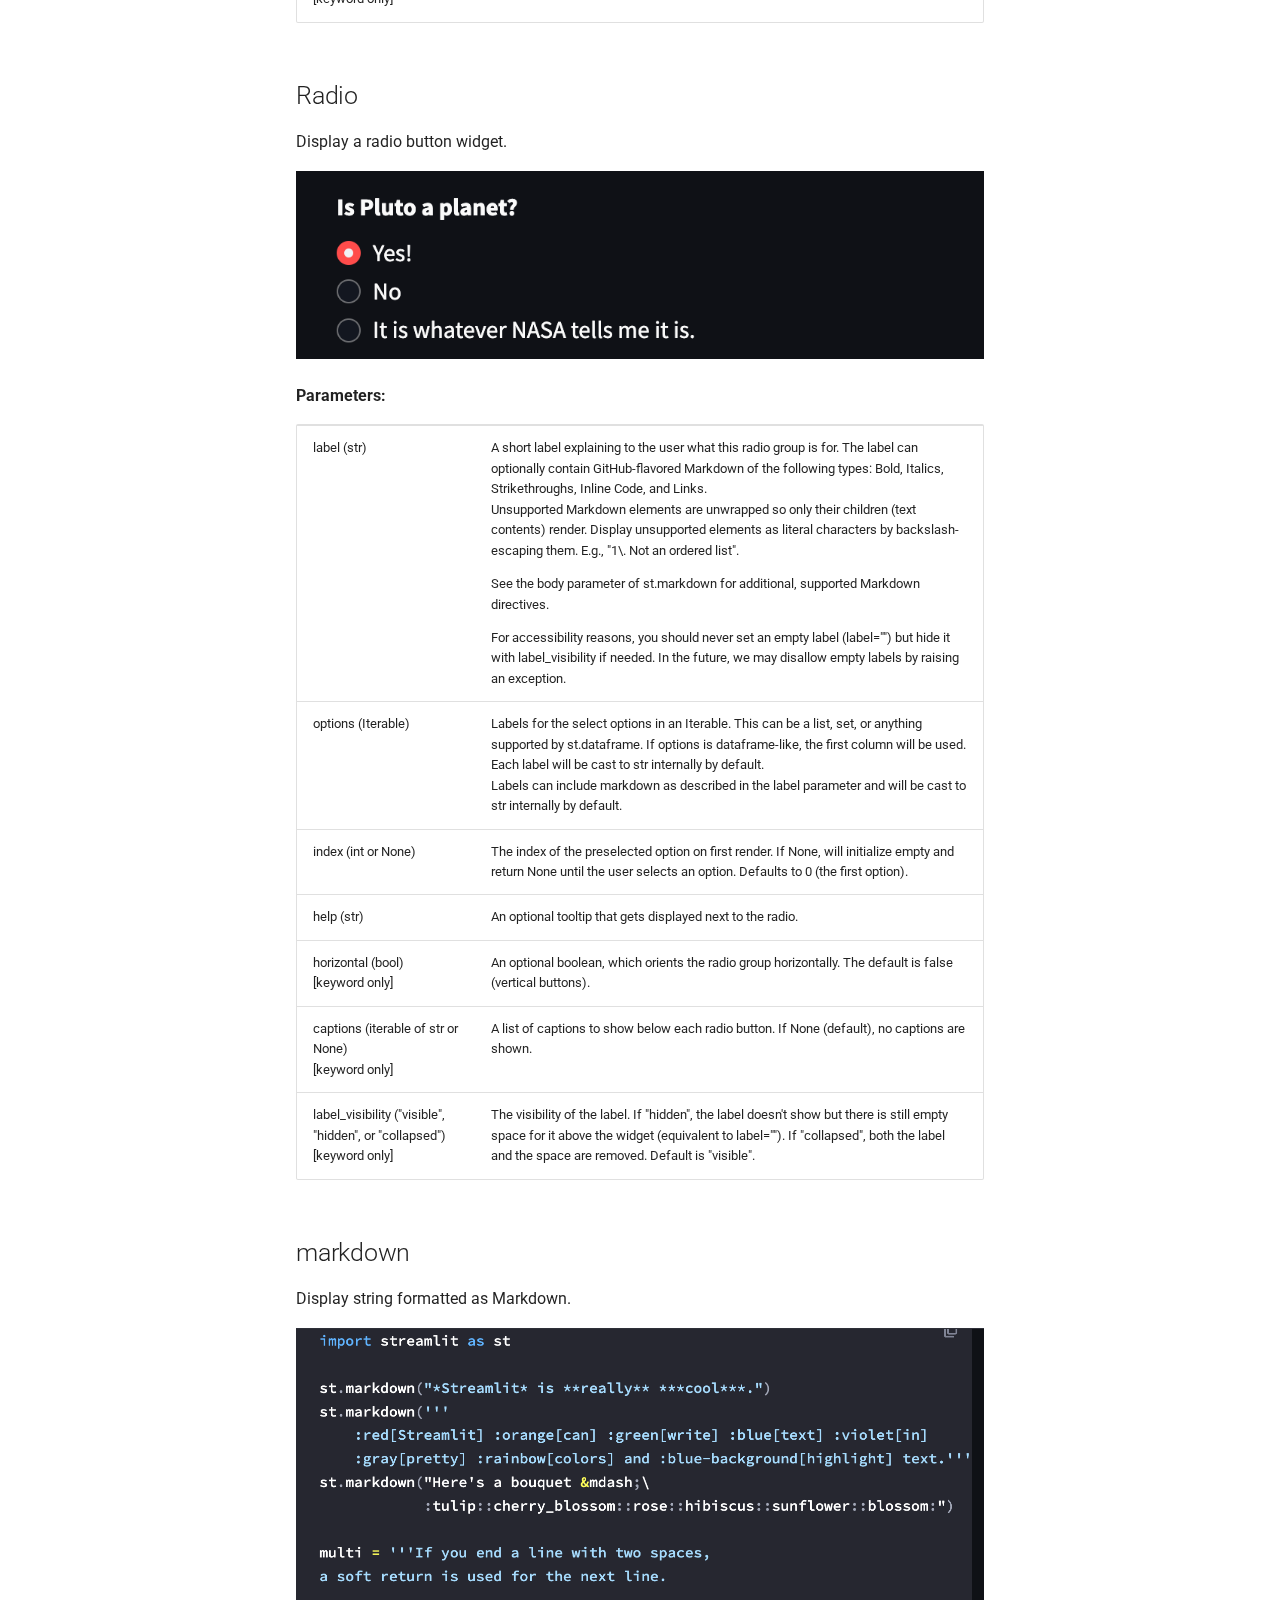
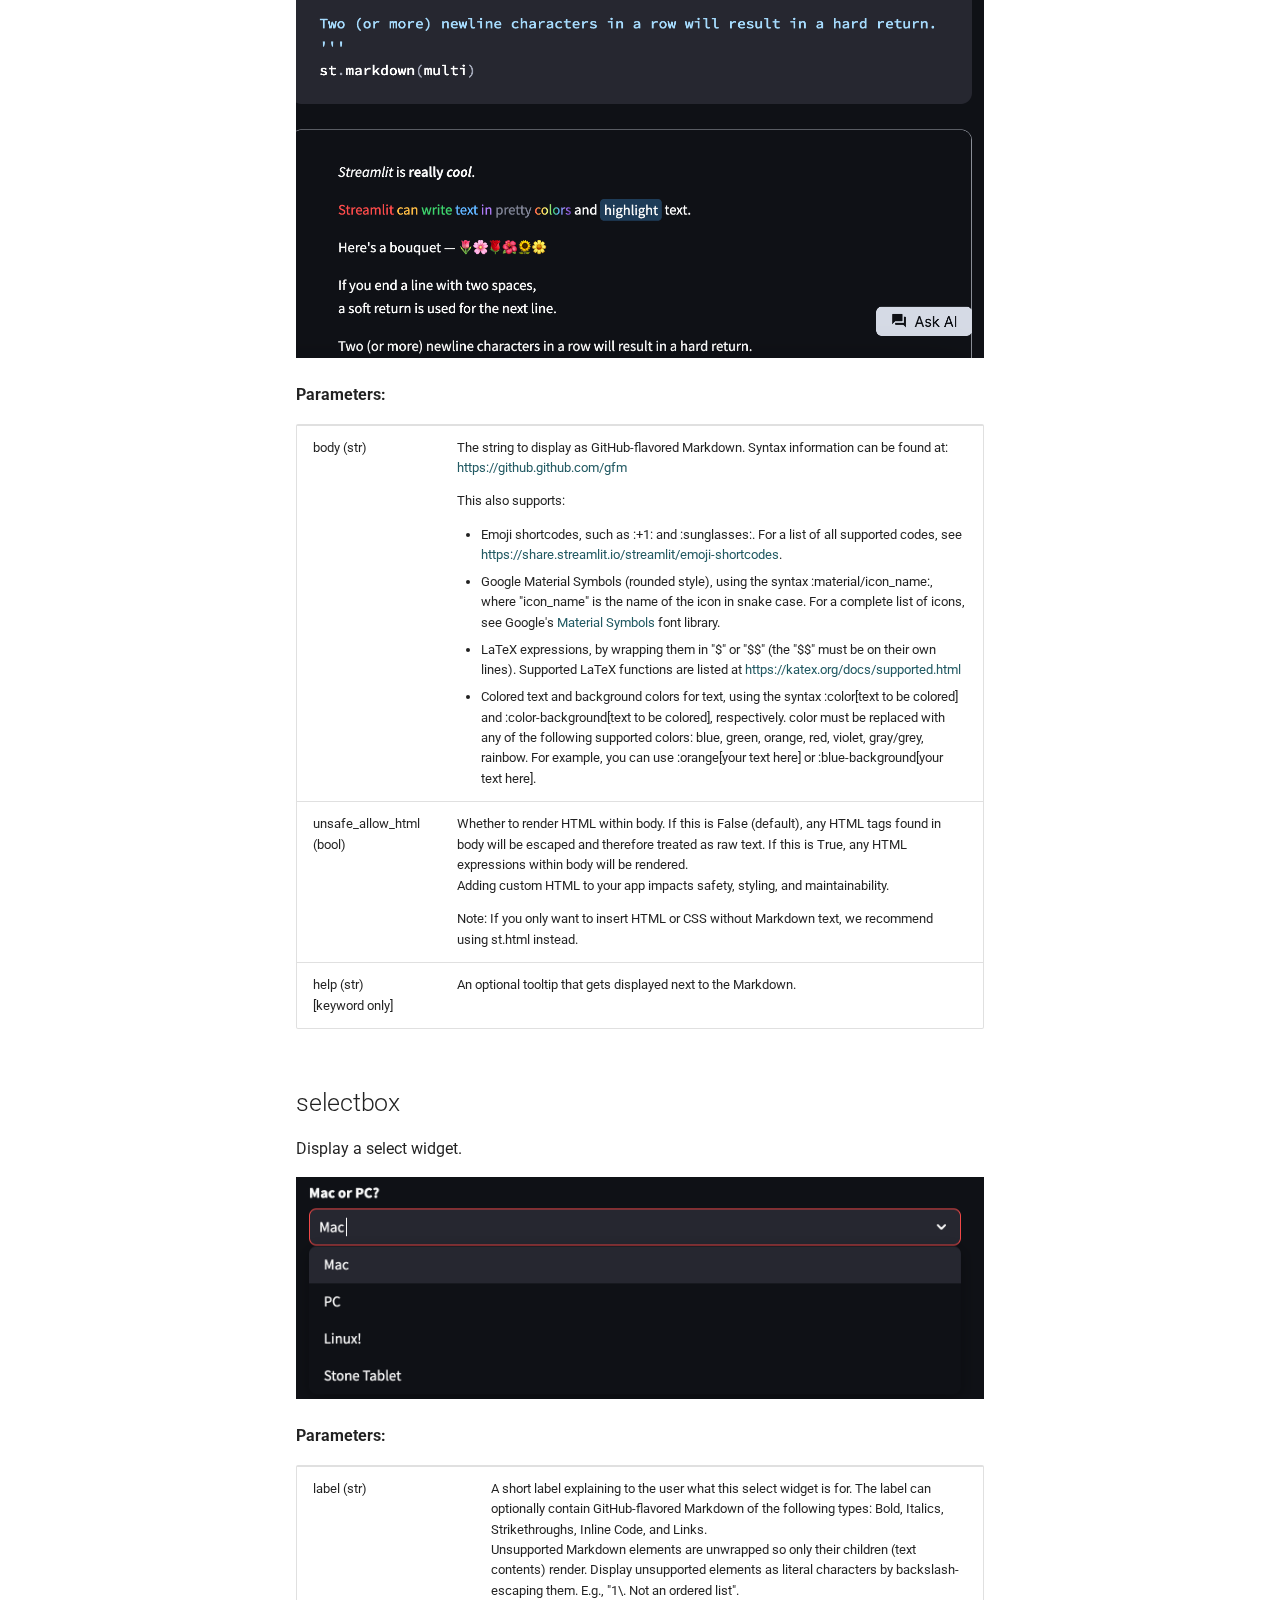
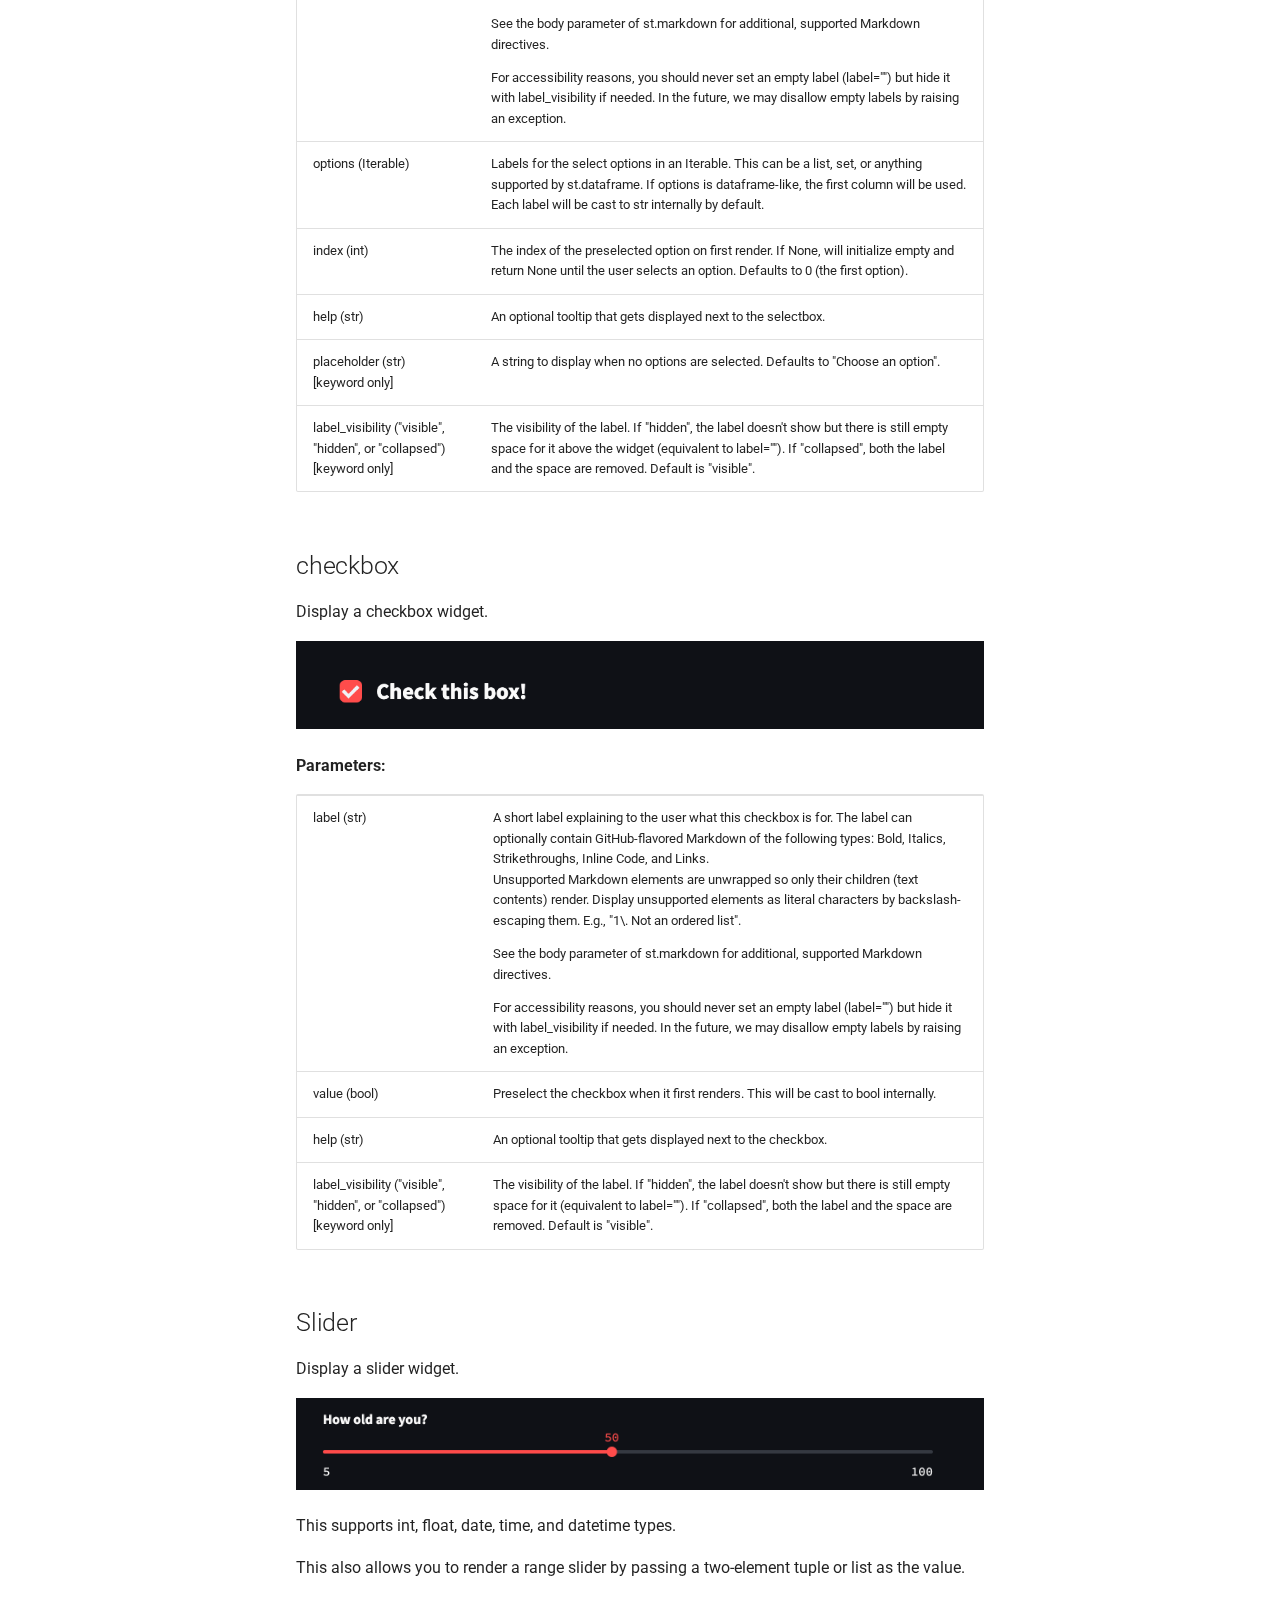
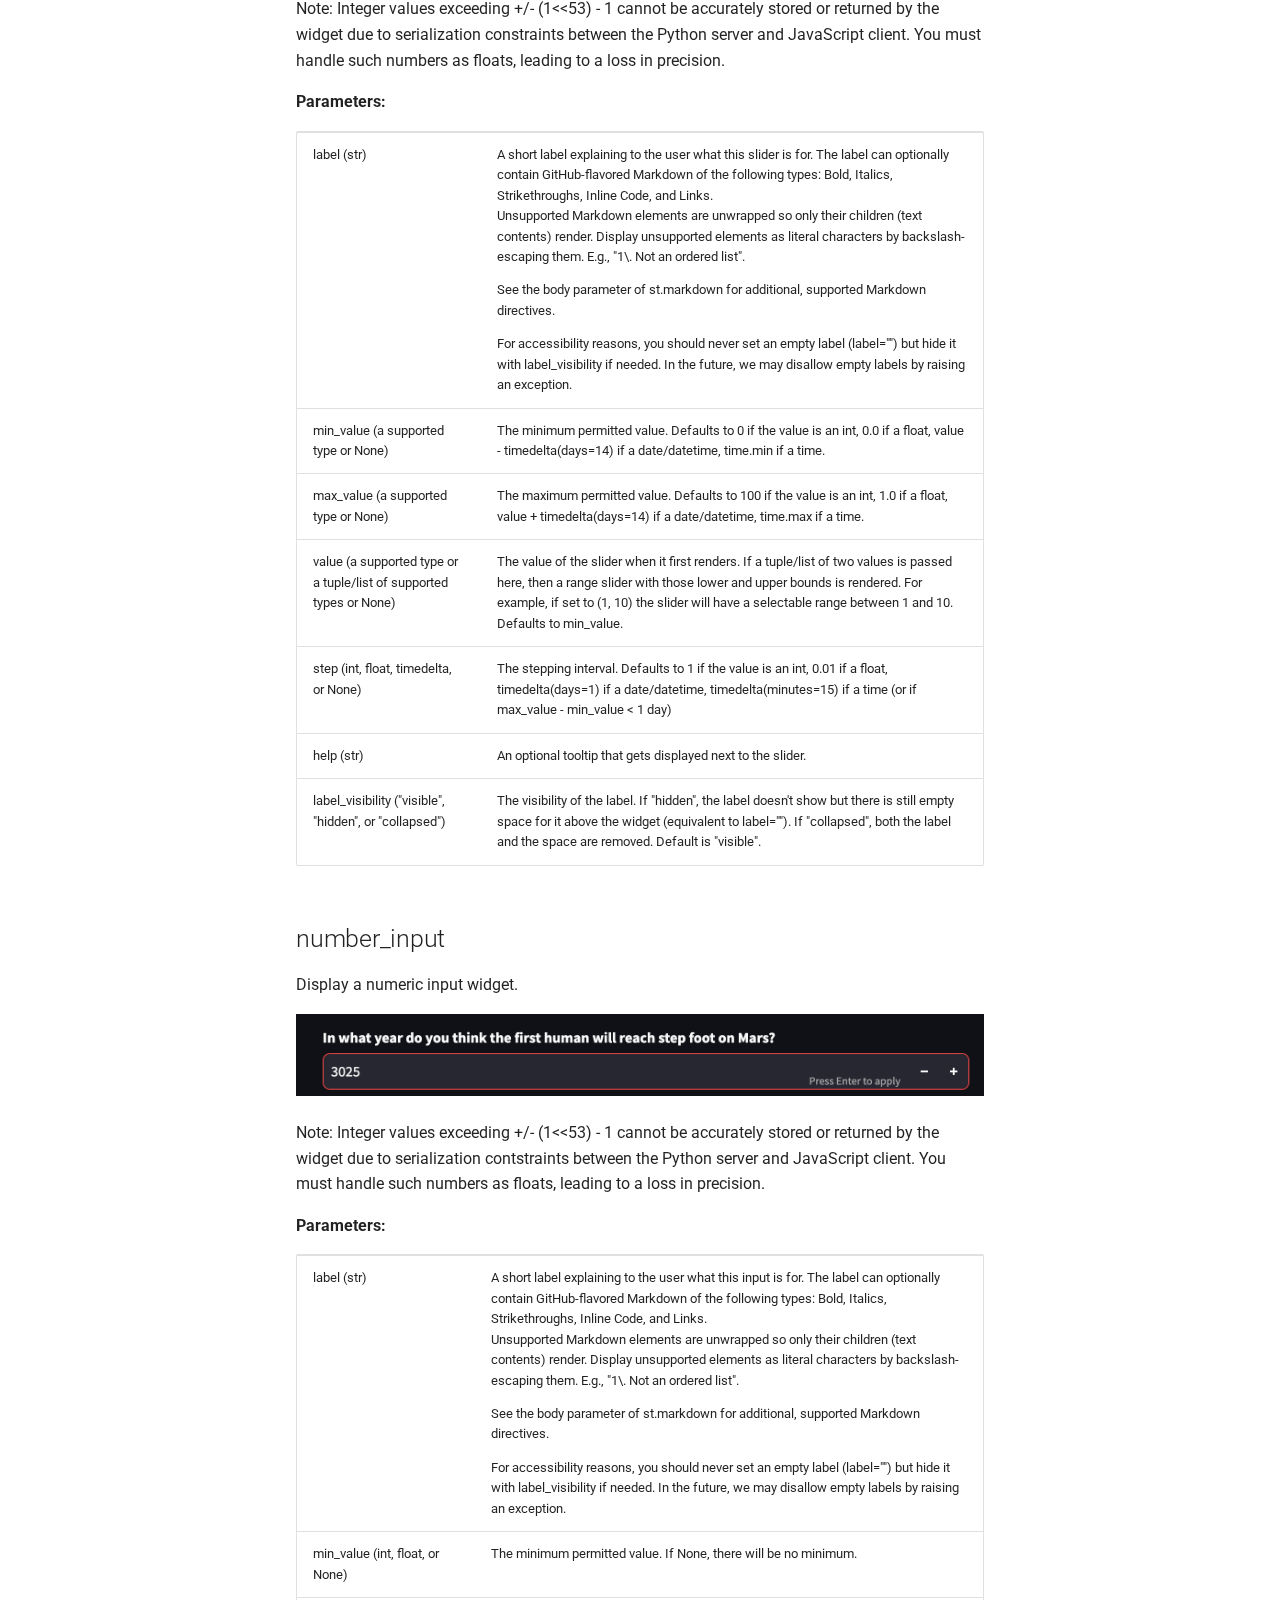
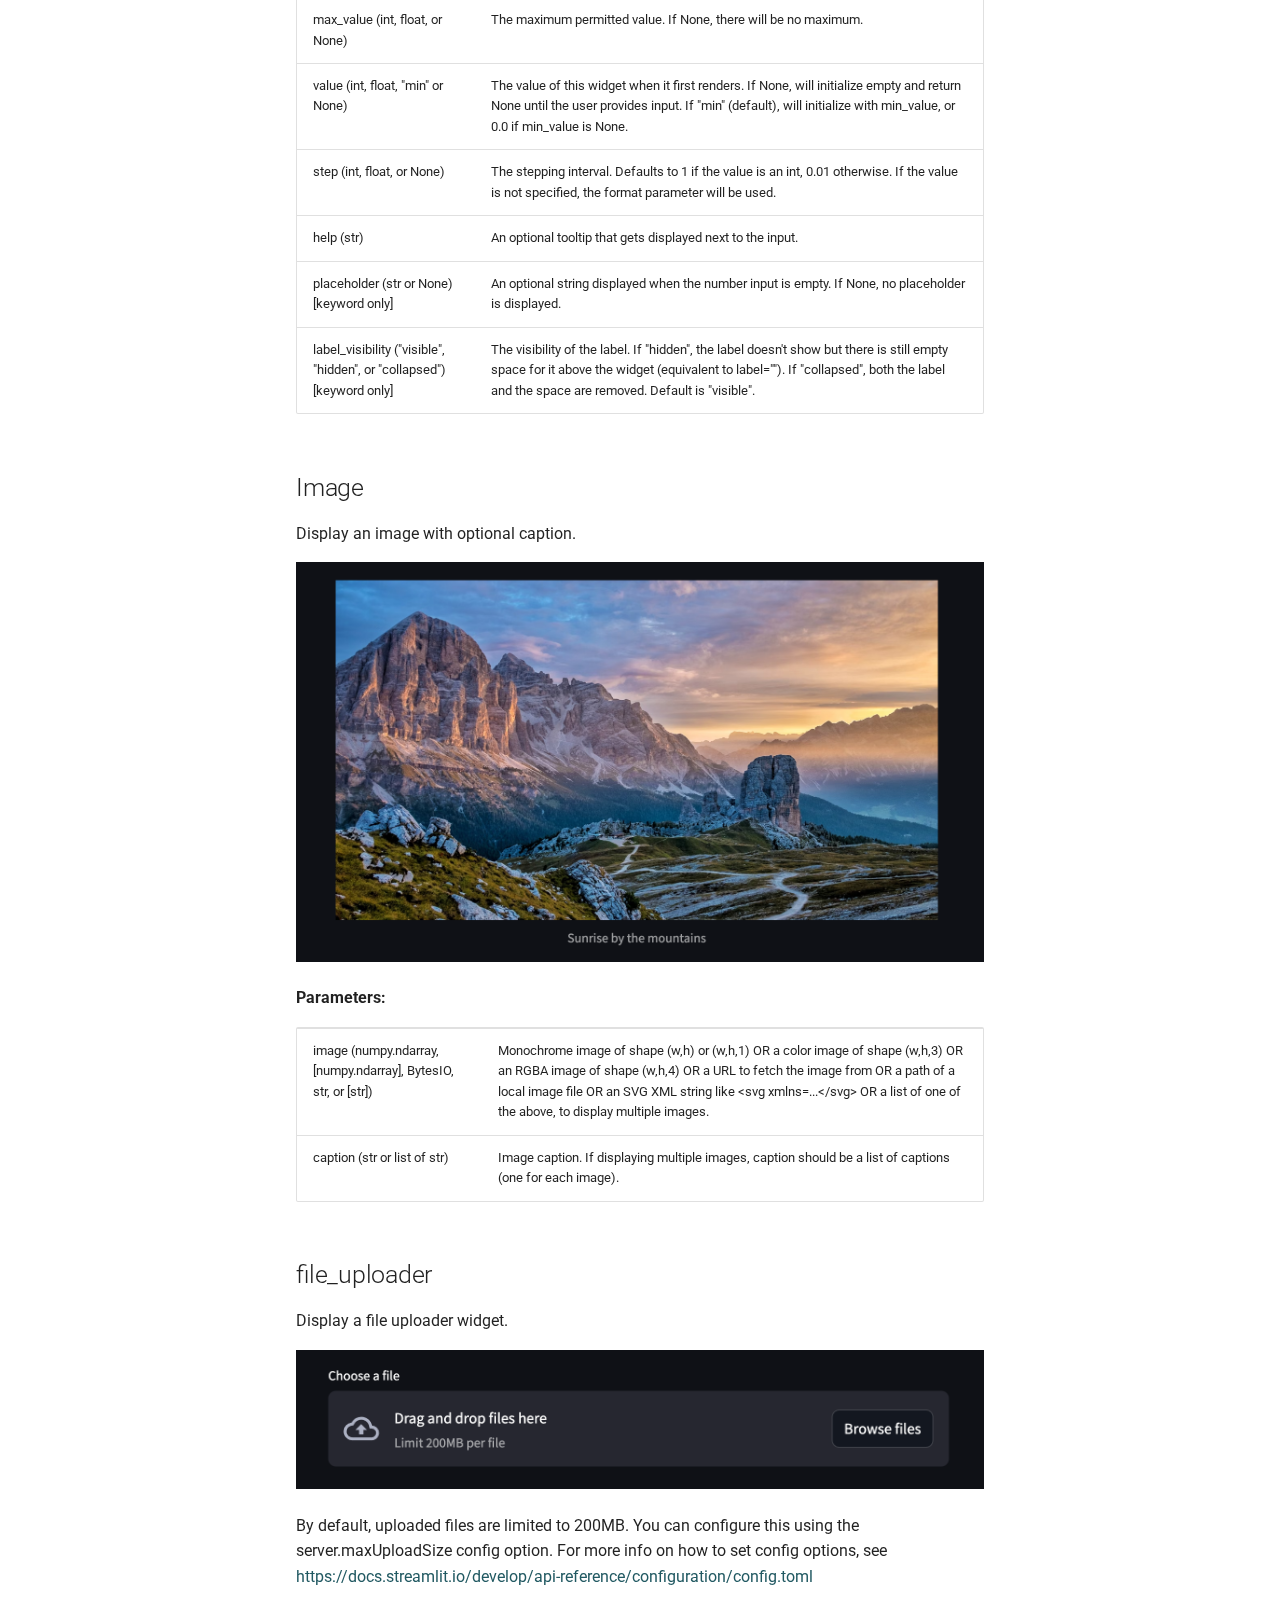
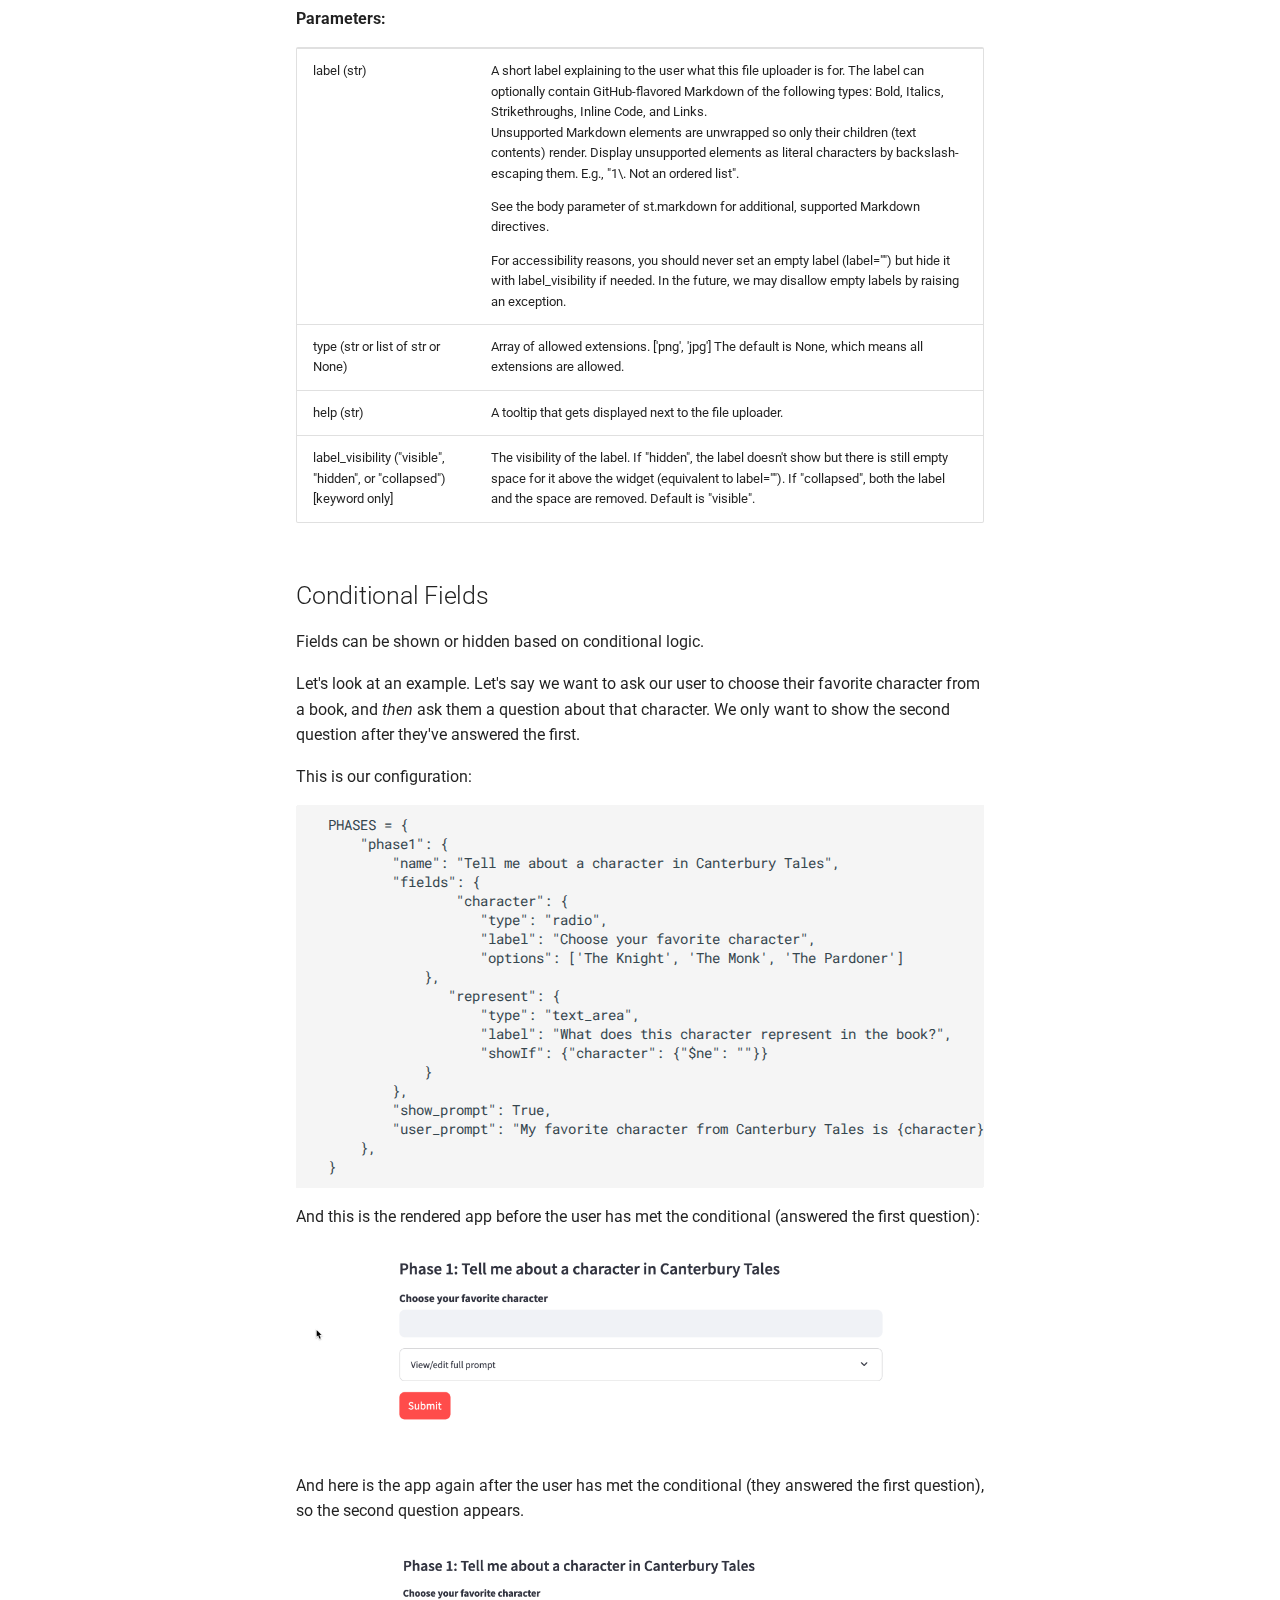
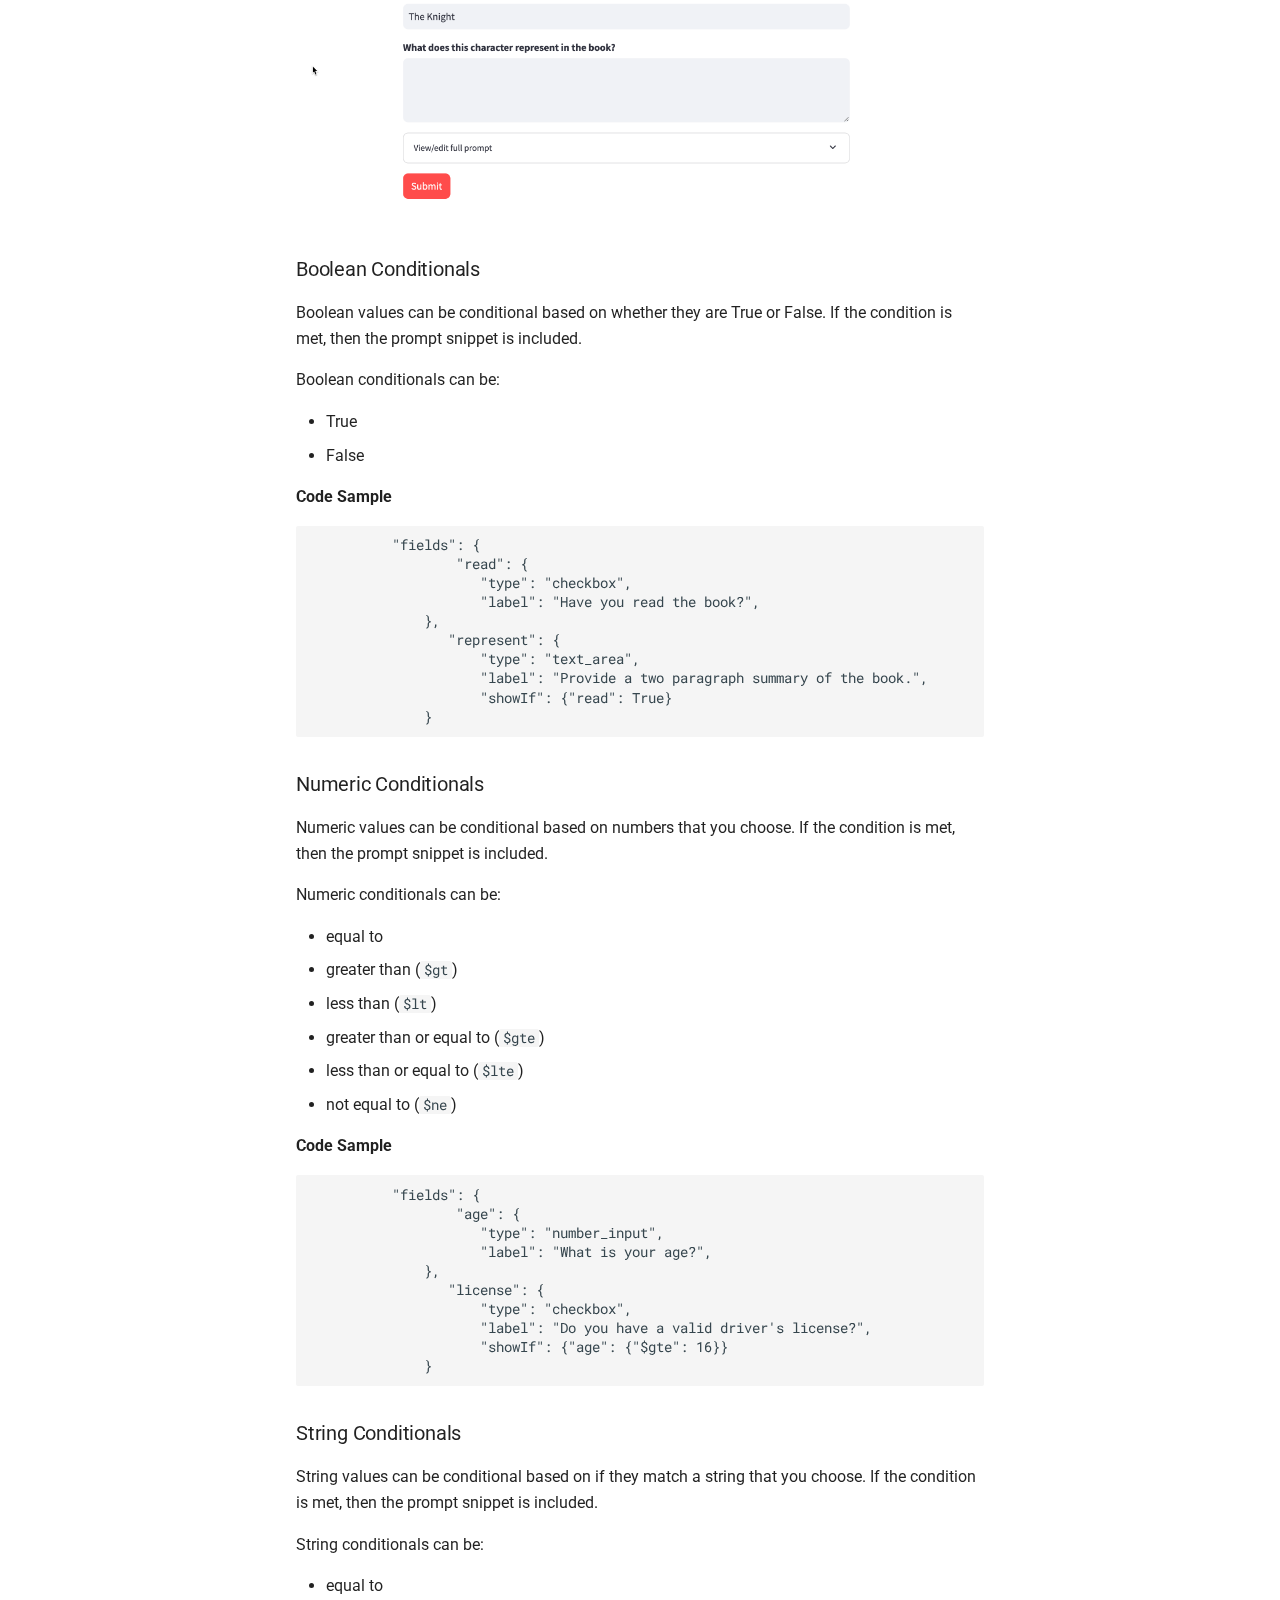
<file: reference_fields/index.html>
<!doctype html>
<html lang="en" class="no-js">
  <head>
    
      <meta charset="utf-8">
      <meta name="viewport" content="width=device-width,initial-scale=1">
      
      
      
        <link rel="canonical" href="https://github.com/jswope00/AI-MicroApps/reference_fields/">
      
      
        <link rel="prev" href="../reference_phases/">
      
      
        <link rel="next" href="../reference_prompts/">
      
      
      <link rel="icon" href="../img/logo_transparent_bg_sq.png">
      <meta name="generator" content="mkdocs-1.6.1, mkdocs-material-9.5.44">
    
    
      
        <title>Fields - AI MicroApps Docs</title>
      
    
    
      <link rel="stylesheet" href="../assets/stylesheets/main.0253249f.min.css">
      
        
        <link rel="stylesheet" href="../assets/stylesheets/palette.06af60db.min.css">
      
      


    
    
      
    
    
      
        
        
        <link rel="preconnect" href="https://fonts.gstatic.com" crossorigin>
        <link rel="stylesheet" href="https://fonts.googleapis.com/css?family=Roboto:300,300i,400,400i,700,700i%7CRoboto+Mono:400,400i,700,700i&display=fallback">
        <style>:root{--md-text-font:"Roboto";--md-code-font:"Roboto Mono"}</style>
      
    
    
      <link rel="stylesheet" href="../stylesheets/extra.css">
    
    <script>__md_scope=new URL("..",location),__md_hash=e=>[...e].reduce(((e,_)=>(e<<5)-e+_.charCodeAt(0)),0),__md_get=(e,_=localStorage,t=__md_scope)=>JSON.parse(_.getItem(t.pathname+"."+e)),__md_set=(e,_,t=localStorage,a=__md_scope)=>{try{t.setItem(a.pathname+"."+e,JSON.stringify(_))}catch(e){}}</script>
    
      

    
    
    
  </head>
  
  
    
    
    
    
    
    <body dir="ltr" data-md-color-scheme="default" data-md-color-primary="custom" data-md-color-accent="custom">
  
    
    <input class="md-toggle" data-md-toggle="drawer" type="checkbox" id="__drawer" autocomplete="off">
    <input class="md-toggle" data-md-toggle="search" type="checkbox" id="__search" autocomplete="off">
    <label class="md-overlay" for="__drawer"></label>
    <div data-md-component="skip">
      
        
        <a href="#fields" class="md-skip">
          Skip to content
        </a>
      
    </div>
    <div data-md-component="announce">
      
    </div>
    
    
      

  

<header class="md-header md-header--shadow" data-md-component="header">
  <nav class="md-header__inner md-grid" aria-label="Header">
    <a href=".." title="AI MicroApps Docs" class="md-header__button md-logo" aria-label="AI MicroApps Docs" data-md-component="logo">
      
  <img src="../img/logo_green_bg_sq.png" alt="logo">

    </a>
    <label class="md-header__button md-icon" for="__drawer">
      
      <svg xmlns="http://www.w3.org/2000/svg" viewBox="0 0 24 24"><path d="M3 6h18v2H3zm0 5h18v2H3zm0 5h18v2H3z"/></svg>
    </label>
    <div class="md-header__title" data-md-component="header-title">
      <div class="md-header__ellipsis">
        <div class="md-header__topic">
          <span class="md-ellipsis">
            AI MicroApps Docs
          </span>
        </div>
        <div class="md-header__topic" data-md-component="header-topic">
          <span class="md-ellipsis">
            
              Fields
            
          </span>
        </div>
      </div>
    </div>
    
      
    
    
    
    
      <label class="md-header__button md-icon" for="__search">
        
        <svg xmlns="http://www.w3.org/2000/svg" viewBox="0 0 24 24"><path d="M9.5 3A6.5 6.5 0 0 1 16 9.5c0 1.61-.59 3.09-1.56 4.23l.27.27h.79l5 5-1.5 1.5-5-5v-.79l-.27-.27A6.52 6.52 0 0 1 9.5 16 6.5 6.5 0 0 1 3 9.5 6.5 6.5 0 0 1 9.5 3m0 2C7 5 5 7 5 9.5S7 14 9.5 14 14 12 14 9.5 12 5 9.5 5"/></svg>
      </label>
      <div class="md-search" data-md-component="search" role="dialog">
  <label class="md-search__overlay" for="__search"></label>
  <div class="md-search__inner" role="search">
    <form class="md-search__form" name="search">
      <input type="text" class="md-search__input" name="query" aria-label="Search" placeholder="Search" autocapitalize="off" autocorrect="off" autocomplete="off" spellcheck="false" data-md-component="search-query" required>
      <label class="md-search__icon md-icon" for="__search">
        
        <svg xmlns="http://www.w3.org/2000/svg" viewBox="0 0 24 24"><path d="M9.5 3A6.5 6.5 0 0 1 16 9.5c0 1.61-.59 3.09-1.56 4.23l.27.27h.79l5 5-1.5 1.5-5-5v-.79l-.27-.27A6.52 6.52 0 0 1 9.5 16 6.5 6.5 0 0 1 3 9.5 6.5 6.5 0 0 1 9.5 3m0 2C7 5 5 7 5 9.5S7 14 9.5 14 14 12 14 9.5 12 5 9.5 5"/></svg>
        
        <svg xmlns="http://www.w3.org/2000/svg" viewBox="0 0 24 24"><path d="M20 11v2H8l5.5 5.5-1.42 1.42L4.16 12l7.92-7.92L13.5 5.5 8 11z"/></svg>
      </label>
      <nav class="md-search__options" aria-label="Search">
        
        <button type="reset" class="md-search__icon md-icon" title="Clear" aria-label="Clear" tabindex="-1">
          
          <svg xmlns="http://www.w3.org/2000/svg" viewBox="0 0 24 24"><path d="M19 6.41 17.59 5 12 10.59 6.41 5 5 6.41 10.59 12 5 17.59 6.41 19 12 13.41 17.59 19 19 17.59 13.41 12z"/></svg>
        </button>
      </nav>
      
    </form>
    <div class="md-search__output">
      <div class="md-search__scrollwrap" tabindex="0" data-md-scrollfix>
        <div class="md-search-result" data-md-component="search-result">
          <div class="md-search-result__meta">
            Initializing search
          </div>
          <ol class="md-search-result__list" role="presentation"></ol>
        </div>
      </div>
    </div>
  </div>
</div>
    
    
      <div class="md-header__source">
        <a href="https://github.com/jswope00/AI-MicroApps" title="Go to repository" class="md-source" data-md-component="source">
  <div class="md-source__icon md-icon">
    
    <svg xmlns="http://www.w3.org/2000/svg" viewBox="0 0 448 512"><!--! Font Awesome Free 6.6.0 by @fontawesome - https://fontawesome.com License - https://fontawesome.com/license/free (Icons: CC BY 4.0, Fonts: SIL OFL 1.1, Code: MIT License) Copyright 2024 Fonticons, Inc.--><path d="M439.55 236.05 244 40.45a28.87 28.87 0 0 0-40.81 0l-40.66 40.63 51.52 51.52c27.06-9.14 52.68 16.77 43.39 43.68l49.66 49.66c34.23-11.8 61.18 31 35.47 56.69-26.49 26.49-70.21-2.87-56-37.34L240.22 199v121.85c25.3 12.54 22.26 41.85 9.08 55a34.34 34.34 0 0 1-48.55 0c-17.57-17.6-11.07-46.91 11.25-56v-123c-20.8-8.51-24.6-30.74-18.64-45L142.57 101 8.45 235.14a28.86 28.86 0 0 0 0 40.81l195.61 195.6a28.86 28.86 0 0 0 40.8 0l194.69-194.69a28.86 28.86 0 0 0 0-40.81"/></svg>
  </div>
  <div class="md-source__repository">
    jswope00/AI-MicroApps
  </div>
</a>
      </div>
    
  </nav>
  
</header>
    
    <div class="md-container" data-md-component="container">
      
      
        
          
        
      
      <main class="md-main" data-md-component="main">
        <div class="md-main__inner md-grid">
          
            
              
              <div class="md-sidebar md-sidebar--primary" data-md-component="sidebar" data-md-type="navigation" >
                <div class="md-sidebar__scrollwrap">
                  <div class="md-sidebar__inner">
                    



<nav class="md-nav md-nav--primary" aria-label="Navigation" data-md-level="0">
  <label class="md-nav__title" for="__drawer">
    <a href=".." title="AI MicroApps Docs" class="md-nav__button md-logo" aria-label="AI MicroApps Docs" data-md-component="logo">
      
  <img src="../img/logo_green_bg_sq.png" alt="logo">

    </a>
    AI MicroApps Docs
  </label>
  
    <div class="md-nav__source">
      <a href="https://github.com/jswope00/AI-MicroApps" title="Go to repository" class="md-source" data-md-component="source">
  <div class="md-source__icon md-icon">
    
    <svg xmlns="http://www.w3.org/2000/svg" viewBox="0 0 448 512"><!--! Font Awesome Free 6.6.0 by @fontawesome - https://fontawesome.com License - https://fontawesome.com/license/free (Icons: CC BY 4.0, Fonts: SIL OFL 1.1, Code: MIT License) Copyright 2024 Fonticons, Inc.--><path d="M439.55 236.05 244 40.45a28.87 28.87 0 0 0-40.81 0l-40.66 40.63 51.52 51.52c27.06-9.14 52.68 16.77 43.39 43.68l49.66 49.66c34.23-11.8 61.18 31 35.47 56.69-26.49 26.49-70.21-2.87-56-37.34L240.22 199v121.85c25.3 12.54 22.26 41.85 9.08 55a34.34 34.34 0 0 1-48.55 0c-17.57-17.6-11.07-46.91 11.25-56v-123c-20.8-8.51-24.6-30.74-18.64-45L142.57 101 8.45 235.14a28.86 28.86 0 0 0 0 40.81l195.61 195.6a28.86 28.86 0 0 0 40.8 0l194.69-194.69a28.86 28.86 0 0 0 0-40.81"/></svg>
  </div>
  <div class="md-source__repository">
    jswope00/AI-MicroApps
  </div>
</a>
    </div>
  
  <ul class="md-nav__list" data-md-scrollfix>
    
      
      
  
  
  
  
    <li class="md-nav__item">
      <a href=".." class="md-nav__link">
        
  
  <span class="md-ellipsis">
    Home
  </span>
  

      </a>
    </li>
  

    
      
      
  
  
  
  
    <li class="md-nav__item">
      <a href="../quickstart/" class="md-nav__link">
        
  
  <span class="md-ellipsis">
    Quickstart
  </span>
  

      </a>
    </li>
  

    
      
      
  
  
  
  
    
    
    
      
        
        
      
    
    
    <li class="md-nav__item md-nav__item--section md-nav__item--nested">
      
        
        
        <input class="md-nav__toggle md-toggle " type="checkbox" id="__nav_3" >
        
          
          <label class="md-nav__link" for="__nav_3" id="__nav_3_label" tabindex="">
            
  
  <span class="md-ellipsis">
    Building
  </span>
  

            <span class="md-nav__icon md-icon"></span>
          </label>
        
        <nav class="md-nav" data-md-level="1" aria-labelledby="__nav_3_label" aria-expanded="false">
          <label class="md-nav__title" for="__nav_3">
            <span class="md-nav__icon md-icon"></span>
            Building
          </label>
          <ul class="md-nav__list" data-md-scrollfix>
            
              
                
  
  
  
  
    <li class="md-nav__item">
      <a href="../build_online/" class="md-nav__link">
        
  
  <span class="md-ellipsis">
    Build from Github
  </span>
  

      </a>
    </li>
  

              
            
              
                
  
  
  
  
    <li class="md-nav__item">
      <a href="../build_local/" class="md-nav__link">
        
  
  <span class="md-ellipsis">
    Build from Local
  </span>
  

      </a>
    </li>
  

              
            
          </ul>
        </nav>
      
    </li>
  

    
      
      
  
  
  
  
    <li class="md-nav__item">
      <a href="../deploy/" class="md-nav__link">
        
  
  <span class="md-ellipsis">
    Deploy
  </span>
  

      </a>
    </li>
  

    
      
      
  
  
    
  
  
  
    
    
    
      
        
        
      
    
    
    <li class="md-nav__item md-nav__item--active md-nav__item--section md-nav__item--nested">
      
        
        
        <input class="md-nav__toggle md-toggle " type="checkbox" id="__nav_5" checked>
        
          
          <label class="md-nav__link" for="__nav_5" id="__nav_5_label" tabindex="">
            
  
  <span class="md-ellipsis">
    References
  </span>
  

            <span class="md-nav__icon md-icon"></span>
          </label>
        
        <nav class="md-nav" data-md-level="1" aria-labelledby="__nav_5_label" aria-expanded="true">
          <label class="md-nav__title" for="__nav_5">
            <span class="md-nav__icon md-icon"></span>
            References
          </label>
          <ul class="md-nav__list" data-md-scrollfix>
            
              
                
  
  
  
  
    <li class="md-nav__item">
      <a href="../concept_phases_fields_runs/" class="md-nav__link">
        
  
  <span class="md-ellipsis">
    MicroApps
  </span>
  

      </a>
    </li>
  

              
            
              
                
  
  
  
  
    <li class="md-nav__item">
      <a href="../reference_phases/" class="md-nav__link">
        
  
  <span class="md-ellipsis">
    Phases
  </span>
  

      </a>
    </li>
  

              
            
              
                
  
  
    
  
  
  
    <li class="md-nav__item md-nav__item--active">
      
      <input class="md-nav__toggle md-toggle" type="checkbox" id="__toc">
      
      
        
      
      
        <label class="md-nav__link md-nav__link--active" for="__toc">
          
  
  <span class="md-ellipsis">
    Fields
  </span>
  

          <span class="md-nav__icon md-icon"></span>
        </label>
      
      <a href="./" class="md-nav__link md-nav__link--active">
        
  
  <span class="md-ellipsis">
    Fields
  </span>
  

      </a>
      
        

<nav class="md-nav md-nav--secondary" aria-label="Table of contents">
  
  
  
    
  
  
    <label class="md-nav__title" for="__toc">
      <span class="md-nav__icon md-icon"></span>
      Table of contents
    </label>
    <ul class="md-nav__list" data-md-component="toc" data-md-scrollfix>
      
        <li class="md-nav__item">
  <a href="#text_input" class="md-nav__link">
    <span class="md-ellipsis">
      text_input
    </span>
  </a>
  
</li>
      
        <li class="md-nav__item">
  <a href="#text_area" class="md-nav__link">
    <span class="md-ellipsis">
      text_area
    </span>
  </a>
  
</li>
      
        <li class="md-nav__item">
  <a href="#chat_input" class="md-nav__link">
    <span class="md-ellipsis">
      chat_input
    </span>
  </a>
  
</li>
      
        <li class="md-nav__item">
  <a href="#warning" class="md-nav__link">
    <span class="md-ellipsis">
      warning
    </span>
  </a>
  
</li>
      
        <li class="md-nav__item">
  <a href="#button" class="md-nav__link">
    <span class="md-ellipsis">
      button
    </span>
  </a>
  
</li>
      
        <li class="md-nav__item">
  <a href="#radio" class="md-nav__link">
    <span class="md-ellipsis">
      Radio
    </span>
  </a>
  
</li>
      
        <li class="md-nav__item">
  <a href="#markdown" class="md-nav__link">
    <span class="md-ellipsis">
      markdown
    </span>
  </a>
  
</li>
      
        <li class="md-nav__item">
  <a href="#selectbox" class="md-nav__link">
    <span class="md-ellipsis">
      selectbox
    </span>
  </a>
  
</li>
      
        <li class="md-nav__item">
  <a href="#checkbox" class="md-nav__link">
    <span class="md-ellipsis">
      checkbox
    </span>
  </a>
  
</li>
      
        <li class="md-nav__item">
  <a href="#slider" class="md-nav__link">
    <span class="md-ellipsis">
      Slider
    </span>
  </a>
  
</li>
      
        <li class="md-nav__item">
  <a href="#number_input" class="md-nav__link">
    <span class="md-ellipsis">
      number_input
    </span>
  </a>
  
</li>
      
        <li class="md-nav__item">
  <a href="#image" class="md-nav__link">
    <span class="md-ellipsis">
      Image
    </span>
  </a>
  
</li>
      
        <li class="md-nav__item">
  <a href="#file_uploader" class="md-nav__link">
    <span class="md-ellipsis">
      file_uploader
    </span>
  </a>
  
</li>
      
        <li class="md-nav__item">
  <a href="#conditional-fields" class="md-nav__link">
    <span class="md-ellipsis">
      Conditional Fields
    </span>
  </a>
  
    <nav class="md-nav" aria-label="Conditional Fields">
      <ul class="md-nav__list">
        
          <li class="md-nav__item">
  <a href="#boolean-conditionals" class="md-nav__link">
    <span class="md-ellipsis">
      Boolean Conditionals
    </span>
  </a>
  
</li>
        
          <li class="md-nav__item">
  <a href="#numeric-conditionals" class="md-nav__link">
    <span class="md-ellipsis">
      Numeric Conditionals
    </span>
  </a>
  
</li>
        
          <li class="md-nav__item">
  <a href="#string-conditionals" class="md-nav__link">
    <span class="md-ellipsis">
      String Conditionals
    </span>
  </a>
  
</li>
        
          <li class="md-nav__item">
  <a href="#list-conditionals" class="md-nav__link">
    <span class="md-ellipsis">
      List Conditionals
    </span>
  </a>
  
</li>
        
          <li class="md-nav__item">
  <a href="#logic-andor-conditionals" class="md-nav__link">
    <span class="md-ellipsis">
      Logic (and/or) Conditionals
    </span>
  </a>
  
</li>
        
      </ul>
    </nav>
  
</li>
      
    </ul>
  
</nav>
      
    </li>
  

              
            
              
                
  
  
  
  
    <li class="md-nav__item">
      <a href="../reference_prompts/" class="md-nav__link">
        
  
  <span class="md-ellipsis">
    Prompts
  </span>
  

      </a>
    </li>
  

              
            
          </ul>
        </nav>
      
    </li>
  

    
  </ul>
</nav>
                  </div>
                </div>
              </div>
            
            
              
              <div class="md-sidebar md-sidebar--secondary" data-md-component="sidebar" data-md-type="toc" >
                <div class="md-sidebar__scrollwrap">
                  <div class="md-sidebar__inner">
                    

<nav class="md-nav md-nav--secondary" aria-label="Table of contents">
  
  
  
    
  
  
    <label class="md-nav__title" for="__toc">
      <span class="md-nav__icon md-icon"></span>
      Table of contents
    </label>
    <ul class="md-nav__list" data-md-component="toc" data-md-scrollfix>
      
        <li class="md-nav__item">
  <a href="#text_input" class="md-nav__link">
    <span class="md-ellipsis">
      text_input
    </span>
  </a>
  
</li>
      
        <li class="md-nav__item">
  <a href="#text_area" class="md-nav__link">
    <span class="md-ellipsis">
      text_area
    </span>
  </a>
  
</li>
      
        <li class="md-nav__item">
  <a href="#chat_input" class="md-nav__link">
    <span class="md-ellipsis">
      chat_input
    </span>
  </a>
  
</li>
      
        <li class="md-nav__item">
  <a href="#warning" class="md-nav__link">
    <span class="md-ellipsis">
      warning
    </span>
  </a>
  
</li>
      
        <li class="md-nav__item">
  <a href="#button" class="md-nav__link">
    <span class="md-ellipsis">
      button
    </span>
  </a>
  
</li>
      
        <li class="md-nav__item">
  <a href="#radio" class="md-nav__link">
    <span class="md-ellipsis">
      Radio
    </span>
  </a>
  
</li>
      
        <li class="md-nav__item">
  <a href="#markdown" class="md-nav__link">
    <span class="md-ellipsis">
      markdown
    </span>
  </a>
  
</li>
      
        <li class="md-nav__item">
  <a href="#selectbox" class="md-nav__link">
    <span class="md-ellipsis">
      selectbox
    </span>
  </a>
  
</li>
      
        <li class="md-nav__item">
  <a href="#checkbox" class="md-nav__link">
    <span class="md-ellipsis">
      checkbox
    </span>
  </a>
  
</li>
      
        <li class="md-nav__item">
  <a href="#slider" class="md-nav__link">
    <span class="md-ellipsis">
      Slider
    </span>
  </a>
  
</li>
      
        <li class="md-nav__item">
  <a href="#number_input" class="md-nav__link">
    <span class="md-ellipsis">
      number_input
    </span>
  </a>
  
</li>
      
        <li class="md-nav__item">
  <a href="#image" class="md-nav__link">
    <span class="md-ellipsis">
      Image
    </span>
  </a>
  
</li>
      
        <li class="md-nav__item">
  <a href="#file_uploader" class="md-nav__link">
    <span class="md-ellipsis">
      file_uploader
    </span>
  </a>
  
</li>
      
        <li class="md-nav__item">
  <a href="#conditional-fields" class="md-nav__link">
    <span class="md-ellipsis">
      Conditional Fields
    </span>
  </a>
  
    <nav class="md-nav" aria-label="Conditional Fields">
      <ul class="md-nav__list">
        
          <li class="md-nav__item">
  <a href="#boolean-conditionals" class="md-nav__link">
    <span class="md-ellipsis">
      Boolean Conditionals
    </span>
  </a>
  
</li>
        
          <li class="md-nav__item">
  <a href="#numeric-conditionals" class="md-nav__link">
    <span class="md-ellipsis">
      Numeric Conditionals
    </span>
  </a>
  
</li>
        
          <li class="md-nav__item">
  <a href="#string-conditionals" class="md-nav__link">
    <span class="md-ellipsis">
      String Conditionals
    </span>
  </a>
  
</li>
        
          <li class="md-nav__item">
  <a href="#list-conditionals" class="md-nav__link">
    <span class="md-ellipsis">
      List Conditionals
    </span>
  </a>
  
</li>
        
          <li class="md-nav__item">
  <a href="#logic-andor-conditionals" class="md-nav__link">
    <span class="md-ellipsis">
      Logic (and/or) Conditionals
    </span>
  </a>
  
</li>
        
      </ul>
    </nav>
  
</li>
      
    </ul>
  
</nav>
                  </div>
                </div>
              </div>
            
          
          
            <div class="md-content" data-md-component="content">
              <article class="md-content__inner md-typeset">
                
                  

  
  


<h1 id="fields">Fields<a class="headerlink" href="#fields" title="Permanent link">&para;</a></h1>
<p>These are the fields supported by MicroApps. They are a subset of fields that are supported by <a href="streamlit.io" target="_blank">Streamlit</a> and use much of the same syntax. </p>
<div class="toc">
<ul>
<li><a href="#fields">Fields</a><ul>
<li><a href="#text_input">text_input</a></li>
<li><a href="#text_area">text_area</a></li>
<li><a href="#chat_input">chat_input</a></li>
<li><a href="#warning">warning</a></li>
<li><a href="#button">button</a></li>
<li><a href="#radio">Radio</a></li>
<li><a href="#markdown">markdown</a></li>
<li><a href="#selectbox">selectbox</a></li>
<li><a href="#checkbox">checkbox</a></li>
<li><a href="#slider">Slider</a></li>
<li><a href="#number_input">number_input</a></li>
<li><a href="#image">Image</a></li>
<li><a href="#file_uploader">file_uploader</a></li>
<li><a href="#conditional-fields">Conditional Fields</a><ul>
<li><a href="#boolean-conditionals">Boolean Conditionals</a></li>
<li><a href="#numeric-conditionals">Numeric Conditionals</a></li>
<li><a href="#string-conditionals">String Conditionals</a></li>
<li><a href="#list-conditionals">List Conditionals</a></li>
<li><a href="#logic-andor-conditionals">Logic (and/or) Conditionals</a></li>
</ul>
</li>
</ul>
</li>
</ul>
</div>
<h2 id="text_input">text_input<a class="headerlink" href="#text_input" title="Permanent link">&para;</a></h2>
<p>Display a single-line text input widget.</p>
<p><img alt="text input field" src="../img/field_text_input.png" /></p>
<p><strong>Parameters</strong></p>
<table>
  <tr>
   <td>type ("default" or "password")
   </td>
   <td>The type of the text input. This can be either "default" (for a regular text input), or "password" (for a text input that masks the user's typed value). Defaults to "default".
   </td>
  </tr>
  <tr>
   <td>label (str)
   </td>
   <td>A short label explaining to the user what this input is for. The label can optionally contain GitHub-flavored Markdown of the following types: Bold, Italics, Strikethroughs, Inline Code, and Links.
<p>
Unsupported Markdown elements are unwrapped so only their children (text contents) render. Display unsupported elements as literal characters by backslash-escaping them. E.g., "1\. Not an ordered list".
<p>
See the body parameter of st.markdown for additional, supported Markdown directives.
<p>
For accessibility reasons, you should never set an empty label (label="") but hide it with label_visibility if needed. In the future, we may disallow empty labels by raising an exception.
   </td>
  </tr>
  <tr>
   <td>value (object or None)
   </td>
   <td>The text value of this widget when it first renders. This will be cast to str internally. If None, will initialize empty and return None until the user provides input. Defaults to empty string.
   </td>
  </tr>
  <tr>
   <td>max_chars (int or None)
   </td>
   <td>Max number of characters allowed in text input.
   </td>
  </tr>
  <tr>
   <td>help (str)
   </td>
   <td>An optional tooltip that gets displayed next to the input.
   </td>
  </tr>
  <tr>
   <td>placeholder (str or None) 
<p>
[keyword only]
   </td>
   <td>An optional string displayed when the text input is empty. If None, no text is displayed.
   </td>
  </tr>
  <tr>
   <td>label_visibility ("visible", "hidden", or "collapsed")
<p>
[keyword only]
   </td>
   <td>The visibility of the label. If "hidden", the label doesn't show but there is still empty space for it above the widget (equivalent to label=""). If "collapsed", both the label and the space are removed. Default is "visible".
   </td>
  </tr>
</table>

<h2 id="text_area">text_area<a class="headerlink" href="#text_area" title="Permanent link">&para;</a></h2>
<p>Display a multi-line text input widget.</p>
<p><img alt="text area field" src="../img/field_text_area.png" title="image_tooltip" /></p>
<p><strong>Parameters</strong></p>
<table>
  <tr>
   <td>label (str)
   </td>
   <td>A short label explaining to the user what this input is for. The label can optionally contain GitHub-flavored Markdown of the following types: Bold, Italics, Strikethroughs, Inline Code, and Links.
<p>
Unsupported Markdown elements are unwrapped so only their children (text contents) render. Display unsupported elements as literal characters by backslash-escaping them. E.g., "1\. Not an ordered list".
<p>
See the body parameter of st.markdown for additional, supported Markdown directives.
<p>
For accessibility reasons, you should never set an empty label (label="") but hide it with label_visibility if needed. In the future, we may disallow empty labels by raising an exception.
   </td>
  </tr>
  <tr>
   <td>value (object or None)
   </td>
   <td>The text value of this widget when it first renders. This will be cast to str internally. If None, will initialize empty and return None until the user provides input. Defaults to empty string.
   </td>
  </tr>
  <tr>
   <td>height (int or None)
   </td>
   <td>Desired height of the UI element expressed in pixels. If None, a default height is used.
   </td>
  </tr>
  <tr>
   <td>max_chars (int or None)
   </td>
   <td>Maximum number of characters allowed in text area.
   </td>
  </tr>
  <tr>
   <td>help (str)
   </td>
   <td>An optional tooltip that gets displayed next to the textarea.
   </td>
  </tr>
  <tr>
   <td>placeholder (str or None)
<p>
[keyword only]
   </td>
   <td>An optional string displayed when the text area is empty. If None, no text is displayed.
   </td>
  </tr>
  <tr>
   <td>label_visibility ("visible", "hidden", or "collapsed")
<p>
[keyword only]
   </td>
   <td>The visibility of the label. If "hidden", the label doesn't show but there is still empty space for it above the widget (equivalent to label=""). If "collapsed", both the label and the space are removed. Default is "visible".
   </td>
  </tr>
</table>

<h2 id="chat_input">chat_input<a class="headerlink" href="#chat_input" title="Permanent link">&para;</a></h2>
<p>The chat_input field is a chatbot like multi-turn input field where the user can have a conversation with the AI assistant. This field is especially useful in applications where ongoing dialogue is important, and/or the number of turns in the conversation is unknown.</p>
<p><img alt="chat input field" src="../img/field_chat_input.png" /></p>
<p><strong>Parameters:</strong></p>
<table>

  <tr>
    <td>max_messages (int or None)</td>
    <td>This optional parameter sets the maximum number of messages that can be sent and received in the conversation. In this case, a "message" is defined as a turn in the conversation with a user input and a response from the assistant. (So, "Hi Assistant", "Hi John", "Goodbye Assistant", "Goodbye John" would be 2 messages). If left unset, the default maximum is 50 messages. </td>
  </tr>
  <tr>
    <td>initial_assistant_message (str)</td>
    <td>This optional parameter specifies the initial message that the AI assistant will display to the user at the start of the conversation. This helps set the context for users when they first engage with the chat.</td>
  </tr>
  <tr>
    <td>placeholder (str)</td>
    <td>This optional parameter sets the placeholder text that will be displayed in the input field when the user has not yet sent a message. This helps guide users on what to input.</td>
  </tr>
</table>

<h2 id="warning">warning<a class="headerlink" href="#warning" title="Permanent link">&para;</a></h2>
<p>Display warning message.</p>
<table>
  <tr>
   <td>body (str)
   </td>
   <td>The warning text to display.
   </td>
  </tr>
</table>

<h2 id="button">button<a class="headerlink" href="#button" title="Permanent link">&para;</a></h2>
<p>Display a button widget.</p>
<p><img alt="alt_text" src="../img/field_button.png" /></p>
<p><strong>Parameters:</strong></p>
<table>
  <tr>
   <td>label (str)
   </td>
   <td>A short label explaining to the user what this button is for. The label can optionally contain GitHub-flavored Markdown of the following types: Bold, Italics, Strikethroughs, Inline Code, and Links.
<p>
Unsupported Markdown elements are unwrapped so only their children (text contents) render. Display unsupported elements as literal characters by backslash-escaping them. E.g., "1\. Not an ordered list".
<p>
See the body parameter of st.markdown for additional, supported Markdown directives.
   </td>
  </tr>
  <tr>
   <td>help (str)
   </td>
   <td>An optional tooltip that gets displayed when the button is hovered over.
   </td>
  </tr>
  <tr>
   <td>on_click (callable)
   </td>
   <td>An optional callback invoked when this button is clicked.
   </td>
  </tr>
  <tr>
   <td>type ("secondary" or "primary")
<p>
[keyword only]
   </td>
   <td>An optional string that specifies the button type. Can be "primary" for a button with additional emphasis or "secondary" for a normal button. Defaults to "secondary".
   </td>
  </tr>
</table>

<h2 id="radio">Radio<a class="headerlink" href="#radio" title="Permanent link">&para;</a></h2>
<p>Display a radio button widget.</p>
<p><img alt="Radio Field" src="../img/field_radio.png" /></p>
<p><strong>Parameters:</strong></p>
<table>
  <tr>
   <td>label (str)
   </td>
   <td>A short label explaining to the user what this radio group is for. The label can optionally contain GitHub-flavored Markdown of the following types: Bold, Italics, Strikethroughs, Inline Code, and Links.
<p>
Unsupported Markdown elements are unwrapped so only their children (text contents) render. Display unsupported elements as literal characters by backslash-escaping them. E.g., "1\. Not an ordered list".
<p>
See the body parameter of st.markdown for additional, supported Markdown directives.
<p>
For accessibility reasons, you should never set an empty label (label="") but hide it with label_visibility if needed. In the future, we may disallow empty labels by raising an exception.
   </td>
  </tr>
  <tr>
   <td>options (Iterable)
   </td>
   <td>Labels for the select options in an Iterable. This can be a list, set, or anything supported by st.dataframe. If options is dataframe-like, the first column will be used. Each label will be cast to str internally by default.
<p>
Labels can include markdown as described in the label parameter and will be cast to str internally by default.
   </td>
  </tr>
  <tr>
   <td>index (int or None)
   </td>
   <td>The index of the preselected option on first render. If None, will initialize empty and return None until the user selects an option. Defaults to 0 (the first option).
   </td>
  </tr>
  <tr>
   <td>help (str)
   </td>
   <td>An optional tooltip that gets displayed next to the radio.
   </td>
  </tr>
  <tr>
   <td>horizontal (bool)
<p>
[keyword only]
   </td>
   <td>An optional boolean, which orients the radio group horizontally. The default is false (vertical buttons).
   </td>
  </tr>
  <tr>
   <td>captions (iterable of str or None)
<p>
[keyword only]
   </td>
   <td>A list of captions to show below each radio button. If None (default), no captions are shown.
   </td>
  </tr>
  <tr>
   <td>label_visibility ("visible", "hidden", or "collapsed")
<p>
[keyword only]
   </td>
   <td>The visibility of the label. If "hidden", the label doesn't show but there is still empty space for it above the widget (equivalent to label=""). If "collapsed", both the label and the space are removed. Default is "visible".
   </td>
  </tr>
</table>

<h2 id="markdown">markdown<a class="headerlink" href="#markdown" title="Permanent link">&para;</a></h2>
<p>Display string formatted as Markdown.</p>
<p><img alt="Markdown Field" src="../img/field_markdown.png" /></p>
<p><strong>Parameters:</strong></p>
<table>
  <tr>
   <td>body (str)
   </td>
   <td>The string to display as GitHub-flavored Markdown. Syntax information can be found at: <a href="https://github.github.com/gfm">https://github.github.com/gfm</a> 
<p>
This also supports:
<ul>

<li>Emoji shortcodes, such as :+1: and :sunglasses:. For a list of all supported codes, see <a href="https://share.streamlit.io/streamlit/emoji-shortcodes">https://share.streamlit.io/streamlit/emoji-shortcodes</a>. 

<li>Google Material Symbols (rounded style), using the syntax :material/icon_name:, where "icon_name" is the name of the icon in snake case. For a complete list of icons, see Google's <a href="https://fonts.google.com/icons?icon.set=Material+Symbols&icon.style=Rounded">Material Symbols</a> font library.

<li>LaTeX expressions, by wrapping them in "$" or "$$" (the "$$" must be on their own lines). Supported LaTeX functions are listed at <a href="https://katex.org/docs/supported.html">https://katex.org/docs/supported.html</a>

<li>Colored text and background colors for text, using the syntax :color[text to be colored] and :color-background[text to be colored], respectively. color must be replaced with any of the following supported colors: blue, green, orange, red, violet, gray/grey, rainbow. For example, you can use :orange[your text here] or :blue-background[your text here].
</li>
</ul>
   </td>
  </tr>
  <tr>
   <td>unsafe_allow_html (bool)
   </td>
   <td>Whether to render HTML within body. If this is False (default), any HTML tags found in body will be escaped and therefore treated as raw text. If this is True, any HTML expressions within body will be rendered.
<p>
Adding custom HTML to your app impacts safety, styling, and maintainability.
<p>
Note: If you only want to insert HTML or CSS without Markdown text, we recommend using st.html instead.
   </td>
  </tr>
  <tr>
   <td>help (str)
<p>
[keyword only]
   </td>
   <td>An optional tooltip that gets displayed next to the Markdown.
   </td>
  </tr>
</table>

<h2 id="selectbox">selectbox<a class="headerlink" href="#selectbox" title="Permanent link">&para;</a></h2>
<p>Display a select widget.</p>
<p><img alt="Selectbox field" src="../img/field_selectbox.png" /></p>
<p><strong>Parameters:</strong></p>
<table>
  <tr>
   <td>label (str)
   </td>
   <td>A short label explaining to the user what this select widget is for. The label can optionally contain GitHub-flavored Markdown of the following types: Bold, Italics, Strikethroughs, Inline Code, and Links.
<p>
Unsupported Markdown elements are unwrapped so only their children (text contents) render. Display unsupported elements as literal characters by backslash-escaping them. E.g., "1\. Not an ordered list".
<p>
See the body parameter of st.markdown for additional, supported Markdown directives.
<p>
For accessibility reasons, you should never set an empty label (label="") but hide it with label_visibility if needed. In the future, we may disallow empty labels by raising an exception.
   </td>
  </tr>
  <tr>
   <td>options (Iterable)
   </td>
   <td>Labels for the select options in an Iterable. This can be a list, set, or anything supported by st.dataframe. If options is dataframe-like, the first column will be used. Each label will be cast to str internally by default.
   </td>
  </tr>
  <tr>
   <td>index (int)
   </td>
   <td>The index of the preselected option on first render. If None, will initialize empty and return None until the user selects an option. Defaults to 0 (the first option).
   </td>
  </tr>
  <tr>
   <td>help (str)
   </td>
   <td>An optional tooltip that gets displayed next to the selectbox.
   </td>
  </tr>
  <tr>
   <td>placeholder (str)
<p>
[keyword only]
   </td>
   <td>A string to display when no options are selected. Defaults to "Choose an option".
   </td>
  </tr>
  <tr>
   <td>label_visibility ("visible", "hidden", or "collapsed")
<p>
[keyword only]
   </td>
   <td>The visibility of the label. If "hidden", the label doesn't show but there is still empty space for it above the widget (equivalent to label=""). If "collapsed", both the label and the space are removed. Default is "visible".
   </td>
  </tr>
</table>

<h2 id="checkbox">checkbox<a class="headerlink" href="#checkbox" title="Permanent link">&para;</a></h2>
<p>Display a checkbox widget.</p>
<p><img alt="Checkbox field" src="../img/field_checkbox.png" /></p>
<p><strong>Parameters:</strong></p>
<table>
  <tr>
   <td>label (str)
   </td>
   <td>A short label explaining to the user what this checkbox is for. The label can optionally contain GitHub-flavored Markdown of the following types: Bold, Italics, Strikethroughs, Inline Code, and Links.
<p>
Unsupported Markdown elements are unwrapped so only their children (text contents) render. Display unsupported elements as literal characters by backslash-escaping them. E.g., "1\. Not an ordered list".
<p>
See the body parameter of st.markdown for additional, supported Markdown directives.
<p>
For accessibility reasons, you should never set an empty label (label="") but hide it with label_visibility if needed. In the future, we may disallow empty labels by raising an exception.
   </td>
  </tr>
  <tr>
   <td>value (bool)
   </td>
   <td>Preselect the checkbox when it first renders. This will be cast to bool internally.
   </td>
  </tr>
  <tr>
   <td>help (str)
   </td>
   <td>An optional tooltip that gets displayed next to the checkbox.
   </td>
  </tr>
  <tr>
   <td>label_visibility ("visible", "hidden", or "collapsed")
<p>
[keyword only]
   </td>
   <td>The visibility of the label. If "hidden", the label doesn't show but there is still empty space for it (equivalent to label=""). If "collapsed", both the label and the space are removed. Default is "visible".
   </td>
  </tr>
</table>

<h2 id="slider">Slider<a class="headerlink" href="#slider" title="Permanent link">&para;</a></h2>
<p>Display a slider widget.</p>
<p><img alt="Slider Field" src="../img/field_slider.png" /></p>
<p>This supports int, float, date, time, and datetime types.</p>
<p>This also allows you to render a range slider by passing a two-element tuple or list as the value.</p>
<p>Note: Integer values exceeding +/- (1&lt;&lt;53) - 1 cannot be accurately stored or returned by the widget due to serialization constraints between the Python server and JavaScript client. You must handle such numbers as floats, leading to a loss in precision.</p>
<p><strong>Parameters:</strong></p>
<table>
  <tr>
   <td>label (str)
   </td>
   <td>A short label explaining to the user what this slider is for. The label can optionally contain GitHub-flavored Markdown of the following types: Bold, Italics, Strikethroughs, Inline Code, and Links.
<p>
Unsupported Markdown elements are unwrapped so only their children (text contents) render. Display unsupported elements as literal characters by backslash-escaping them. E.g., "1\. Not an ordered list".
<p>
See the body parameter of st.markdown for additional, supported Markdown directives.
<p>
For accessibility reasons, you should never set an empty label (label="") but hide it with label_visibility if needed. In the future, we may disallow empty labels by raising an exception.
   </td>
  </tr>
  <tr>
   <td>min_value (a supported type or None)
   </td>
   <td>The minimum permitted value. Defaults to 0 if the value is an int, 0.0 if a float, value - timedelta(days=14) if a date/datetime, time.min if a time.
   </td>
  </tr>
  <tr>
   <td>max_value (a supported type or None)
   </td>
   <td>The maximum permitted value. Defaults to 100 if the value is an int, 1.0 if a float, value + timedelta(days=14) if a date/datetime, time.max if a time.
   </td>
  </tr>
  <tr>
   <td>value (a supported type or a tuple/list of supported types or None)
   </td>
   <td>The value of the slider when it first renders. If a tuple/list of two values is passed here, then a range slider with those lower and upper bounds is rendered. For example, if set to (1, 10) the slider will have a selectable range between 1 and 10. Defaults to min_value.
   </td>
  </tr>
  <tr>
   <td>step (int, float, timedelta, or None)
   </td>
   <td>The stepping interval. Defaults to 1 if the value is an int, 0.01 if a float, timedelta(days=1) if a date/datetime, timedelta(minutes=15) if a time (or if max_value - min_value &lt; 1 day)
   </td>
  </tr>
  <tr>
   <td>help (str)
   </td>
   <td>An optional tooltip that gets displayed next to the slider.
   </td>
  </tr>
  <tr>
   <td>label_visibility ("visible", "hidden", or "collapsed")
   </td>
   <td>The visibility of the label. If "hidden", the label doesn't show but there is still empty space for it above the widget (equivalent to label=""). If "collapsed", both the label and the space are removed. Default is "visible".
   </td>
  </tr>
</table>

<h2 id="number_input">number_input<a class="headerlink" href="#number_input" title="Permanent link">&para;</a></h2>
<p>Display a numeric input widget.</p>
<p><img alt="Number Input" src="../img/field_number_input.png" title="image_tooltip" /></p>
<p>Note: Integer values exceeding +/- (1&lt;&lt;53) - 1 cannot be accurately stored or returned by the widget due to serialization contstraints between the Python server and JavaScript client. You must handle such numbers as floats, leading to a loss in precision.</p>
<p><strong>Parameters:</strong></p>
<table>
  <tr>
   <td>label (str)
   </td>
   <td>A short label explaining to the user what this input is for. The label can optionally contain GitHub-flavored Markdown of the following types: Bold, Italics, Strikethroughs, Inline Code, and Links.
<p>
Unsupported Markdown elements are unwrapped so only their children (text contents) render. Display unsupported elements as literal characters by backslash-escaping them. E.g., "1\. Not an ordered list".
<p>
See the body parameter of st.markdown for additional, supported Markdown directives.
<p>
For accessibility reasons, you should never set an empty label (label="") but hide it with label_visibility if needed. In the future, we may disallow empty labels by raising an exception.
   </td>
  </tr>
  <tr>
   <td>min_value (int, float, or None)
   </td>
   <td>The minimum permitted value. If None, there will be no minimum.
   </td>
  </tr>
  <tr>
   <td>max_value (int, float, or None)
   </td>
   <td>The maximum permitted value. If None, there will be no maximum.
   </td>
  </tr>
  <tr>
   <td>value (int, float, "min" or None)
   </td>
   <td>The value of this widget when it first renders. If None, will initialize empty and return None until the user provides input. If "min" (default), will initialize with min_value, or 0.0 if min_value is None.
   </td>
  </tr>
  <tr>
   <td>step (int, float, or None)
   </td>
   <td>The stepping interval. Defaults to 1 if the value is an int, 0.01 otherwise. If the value is not specified, the format parameter will be used.
   </td>
  </tr>
  <tr>
   <td>help (str)
   </td>
   <td>An optional tooltip that gets displayed next to the input.
   </td>
  </tr>
  <tr>
   <td>placeholder (str or None)
<p>
[keyword only]
   </td>
   <td>An optional string displayed when the number input is empty. If None, no placeholder is displayed.
   </td>
  </tr>
  <tr>
   <td>label_visibility ("visible", "hidden", or "collapsed")
<p>
[keyword only]
   </td>
   <td>The visibility of the label. If "hidden", the label doesn't show but there is still empty space for it above the widget (equivalent to label=""). If "collapsed", both the label and the space are removed. Default is "visible".
   </td>
  </tr>
</table>

<h2 id="image">Image<a class="headerlink" href="#image" title="Permanent link">&para;</a></h2>
<p>Display an image with optional caption. </p>
<p><img alt="Image Field" src="../img/field_image.png" /></p>
<p><strong>Parameters:</strong></p>
<table>
  <tr>
   <td>image (numpy.ndarray, [numpy.ndarray], BytesIO, str, or [str])
   </td>
   <td>Monochrome image of shape (w,h) or (w,h,1) OR a color image of shape (w,h,3) OR an RGBA image of shape (w,h,4) OR a URL to fetch the image from OR a path of a local image file OR an SVG XML string like &lt;svg xmlns=...&lt;/svg> OR a list of one of the above, to display multiple images.
   </td>
  </tr>
  <tr>
   <td>caption (str or list of str)
   </td>
   <td>Image caption. If displaying multiple images, caption should be a list of captions (one for each image).
   </td>
  </tr>
</table>

<h2 id="file_uploader">file_uploader<a class="headerlink" href="#file_uploader" title="Permanent link">&para;</a></h2>
<p>Display a file uploader widget.</p>
<p><img alt="File Uploader" src="../img/field_file_uploader.png" /></p>
<p>By default, uploaded files are limited to 200MB. You can configure this using the server.maxUploadSize config option. For more info on how to set config options, see <a href="https://docs.streamlit.io/develop/api-reference/configuration/config.toml">https://docs.streamlit.io/develop/api-reference/configuration/config.toml</a> </p>
<p><strong>Parameters:</strong></p>
<table>
  <tr>
   <td>label (str)
   </td>
   <td>A short label explaining to the user what this file uploader is for. The label can optionally contain GitHub-flavored Markdown of the following types: Bold, Italics, Strikethroughs, Inline Code, and Links.
<p>
Unsupported Markdown elements are unwrapped so only their children (text contents) render. Display unsupported elements as literal characters by backslash-escaping them. E.g., "1\. Not an ordered list".
<p>
See the body parameter of st.markdown for additional, supported Markdown directives.
<p>
For accessibility reasons, you should never set an empty label (label="") but hide it with label_visibility if needed. In the future, we may disallow empty labels by raising an exception.
   </td>
  </tr>
  <tr>
   <td>type (str or list of str or None)
   </td>
   <td>Array of allowed extensions. ['png', 'jpg'] The default is None, which means all extensions are allowed.
   </td>
  </tr>
  <tr>
   <td>help (str)
   </td>
   <td>A tooltip that gets displayed next to the file uploader.
   </td>
  </tr>
  <tr>
   <td>label_visibility ("visible", "hidden", or "collapsed")
<p>
[keyword only]
   </td>
   <td>The visibility of the label. If "hidden", the label doesn't show but there is still empty space for it above the widget (equivalent to label=""). If "collapsed", both the label and the space are removed. Default is "visible".
   </td>
  </tr>
</table>

<h2 id="conditional-fields">Conditional Fields<a class="headerlink" href="#conditional-fields" title="Permanent link">&para;</a></h2>
<p>Fields can be shown or hidden based on conditional logic.</p>
<p>Let's look at an example. Let's say we want to ask our user to choose their favorite character from a book, and <em>then</em> ask them a question about that character. We only want to show the second question after they've answered the first. </p>
<p>This is our configuration: </p>
<pre><code>  PHASES = {
      "phase1": {
          "name": "Tell me about a character in Canterbury Tales",
          "fields": {
                  "character": {
                     "type": "radio",
                     "label": "Choose your favorite character",
                     "options": ['The Knight', 'The Monk', 'The Pardoner']
              },
                 "represent": {
                     "type": "text_area",
                     "label": "What does this character represent in the book?",
                     "showIf": {"character": {"$ne": ""}}
              }
          },
          "show_prompt": True,
          "user_prompt": "My favorite character from Canterbury Tales is {character} and this is what they represent in the book: {represent}. Provide feedback on my analysis. "
      },
  }
</code></pre>
<p>And this is the rendered app before the user has met the conditional (answered the first question): </p>
<p><img alt="Single Question" src="../img/conditional_unanswered.png" /></p>
<p>And here is the app again after the user has met the conditional (they answered the first question), so the second question appears.</p>
<p><img alt="Two Questions" src="../img/conditional_answered.png" /></p>
<h3 id="boolean-conditionals">Boolean Conditionals<a class="headerlink" href="#boolean-conditionals" title="Permanent link">&para;</a></h3>
<p>Boolean values can be conditional based on whether they are True or False. If the condition is met, then the prompt snippet is included.  </p>
<p>Boolean conditionals can be: </p>
<ul>
<li>True</li>
<li>False</li>
</ul>
<p><strong>Code Sample</strong></p>
<pre><code>          "fields": {
                  "read": {
                     "type": "checkbox",
                     "label": "Have you read the book?",
              },
                 "represent": {
                     "type": "text_area",
                     "label": "Provide a two paragraph summary of the book.",
                     "showIf": {"read": True}
              }
</code></pre>
<h3 id="numeric-conditionals">Numeric Conditionals<a class="headerlink" href="#numeric-conditionals" title="Permanent link">&para;</a></h3>
<p>Numeric values can be conditional based on numbers that you choose. If the condition is met, then the prompt snippet is included.  </p>
<p>Numeric conditionals can be: </p>
<ul>
<li>equal to </li>
<li>greater than (<code>$gt</code>)</li>
<li>less than (<code>$lt</code>)</li>
<li>greater than or equal to (<code>$gte</code>)</li>
<li>less than or equal to (<code>$lte</code>)</li>
<li>not equal to (<code>$ne</code>)</li>
</ul>
<p><strong>Code Sample</strong></p>
<pre><code>          "fields": {
                  "age": {
                     "type": "number_input",
                     "label": "What is your age?",
              },
                 "license": {
                     "type": "checkbox",
                     "label": "Do you have a valid driver's license?",
                     "showIf": {"age": {"$gte": 16}}
              }
</code></pre>
<h3 id="string-conditionals">String Conditionals<a class="headerlink" href="#string-conditionals" title="Permanent link">&para;</a></h3>
<p>String values can be conditional based on if they match a string that you choose. If the condition is met, then the prompt snippet is included.  </p>
<p>String conditionals can be: </p>
<ul>
<li>equal to </li>
<li>not equal to (<code>$ne</code>)</li>
</ul>
<p><strong>Code Sample</strong></p>
<pre><code>          "fields": {
                  "education": {
                     "type": "radio",
                     "label": "What is your education level?",
                     "options": ['High School or Less','Some College Education']
              },
                 "higher_education": {
                     "type": "radio",
                     "label": "What is your highest degree achieved?",
                     "options": ['None','Associates','Bachelor','Masters or PhD'],
                     "showIf": {"education": "Some College Education"}
              }
</code></pre>
<h3 id="list-conditionals">List Conditionals<a class="headerlink" href="#list-conditionals" title="Permanent link">&para;</a></h3>
<p>Lists can be conditional based on whether they contain or do not contain certain values. If the condition is met, then the prompt snippet is included. </p>
<ul>
<li>in (<code>$in</code>)</li>
<li>not in (<code>$nin</code>)</li>
</ul>
<p><strong>Code Sample</strong></p>
<blockquote>
<p><strong>Note:</strong> AI MicroApps don't support any fields that return lists at the moment. Therefore, there are no code samples and this is a placeholder for when we do support list input fields. </p>
</blockquote>
<h3 id="logic-andor-conditionals">Logic (and/or) Conditionals<a class="headerlink" href="#logic-andor-conditionals" title="Permanent link">&para;</a></h3>
<p>Conditionals can be combined with and, or, and not</p>
<ul>
<li>and (<code>$and</code>)</li>
<li>or (<code>$or</code>)</li>
</ul>
<p><strong>Code Sample</strong></p>
<pre><code>          "fields": {
              "age": {
                 "type": "number_input",
                 "label": "What is your age?",
              },
              "license": {
                 "type": "checkbox",
                 "label": "Do you have a valid driver's license?",
                 "showIf": {"age": {"$gte": 16}}
              },
              "driver": {
                 "type": "radio",
                 "label": "Can you get a parent or guardian to drive you when you need it?",
                 "options": ['yes','no'],
                 "showIf": {
                    "$or": [
                       {"age": {"$lt": 16}},
                       {"license": False}
                    ]
                 }
              }
</code></pre>












                
              </article>
            </div>
          
          
<script>var target=document.getElementById(location.hash.slice(1));target&&target.name&&(target.checked=target.name.startsWith("__tabbed_"))</script>
        </div>
        
      </main>
      
        <footer class="md-footer">
  
  <div class="md-footer-meta md-typeset">
    <div class="md-footer-meta__inner md-grid">
      <div class="md-copyright">
  
  
    Made with
    <a href="https://squidfunk.github.io/mkdocs-material/" target="_blank" rel="noopener">
      Material for MkDocs
    </a>
  
</div>
      
    </div>
  </div>
</footer>
      
    </div>
    <div class="md-dialog" data-md-component="dialog">
      <div class="md-dialog__inner md-typeset"></div>
    </div>
    
    
    <script id="__config" type="application/json">{"base": "..", "features": ["navigation.sections", "navigation.instant"], "search": "../assets/javascripts/workers/search.6ce7567c.min.js", "translations": {"clipboard.copied": "Copied to clipboard", "clipboard.copy": "Copy to clipboard", "search.result.more.one": "1 more on this page", "search.result.more.other": "# more on this page", "search.result.none": "No matching documents", "search.result.one": "1 matching document", "search.result.other": "# matching documents", "search.result.placeholder": "Type to start searching", "search.result.term.missing": "Missing", "select.version": "Select version"}}</script>
    
    
      <script src="../assets/javascripts/bundle.83f73b43.min.js"></script>
      
    
  </body>
</html>
</file>
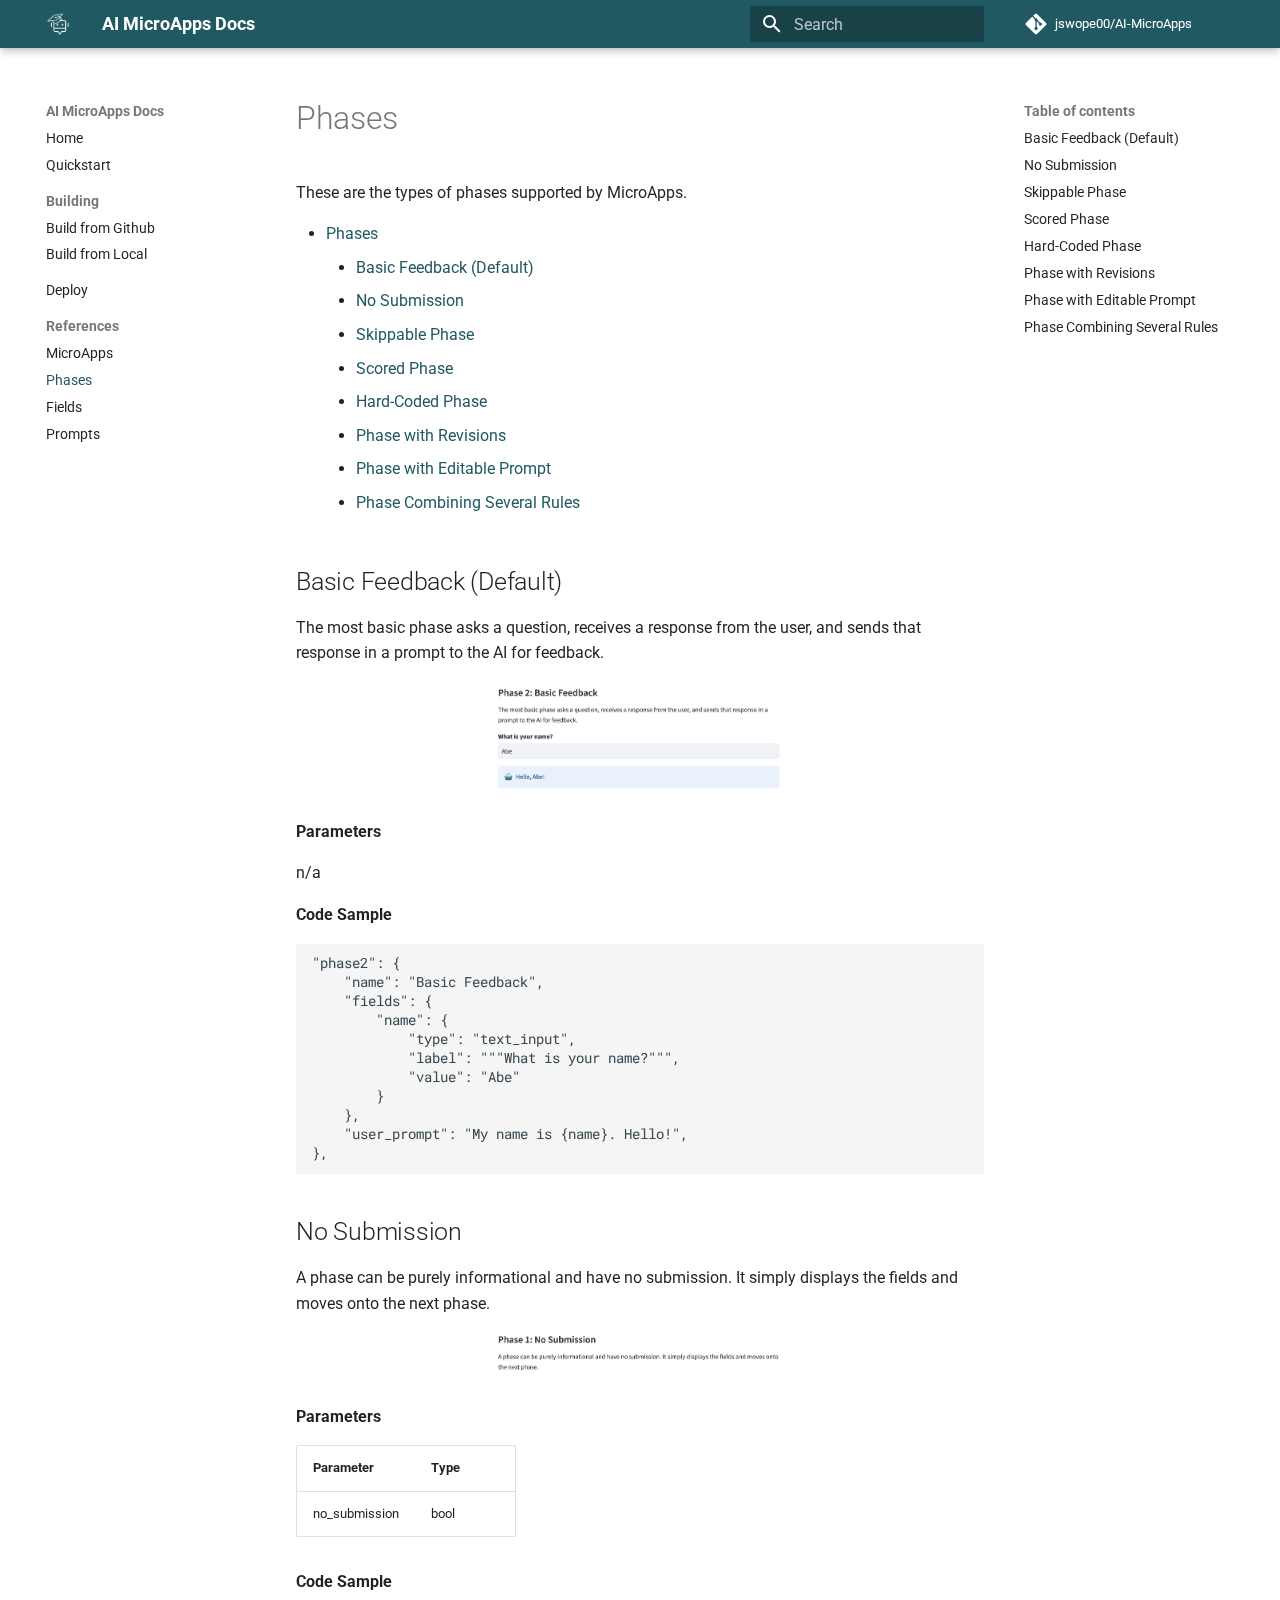
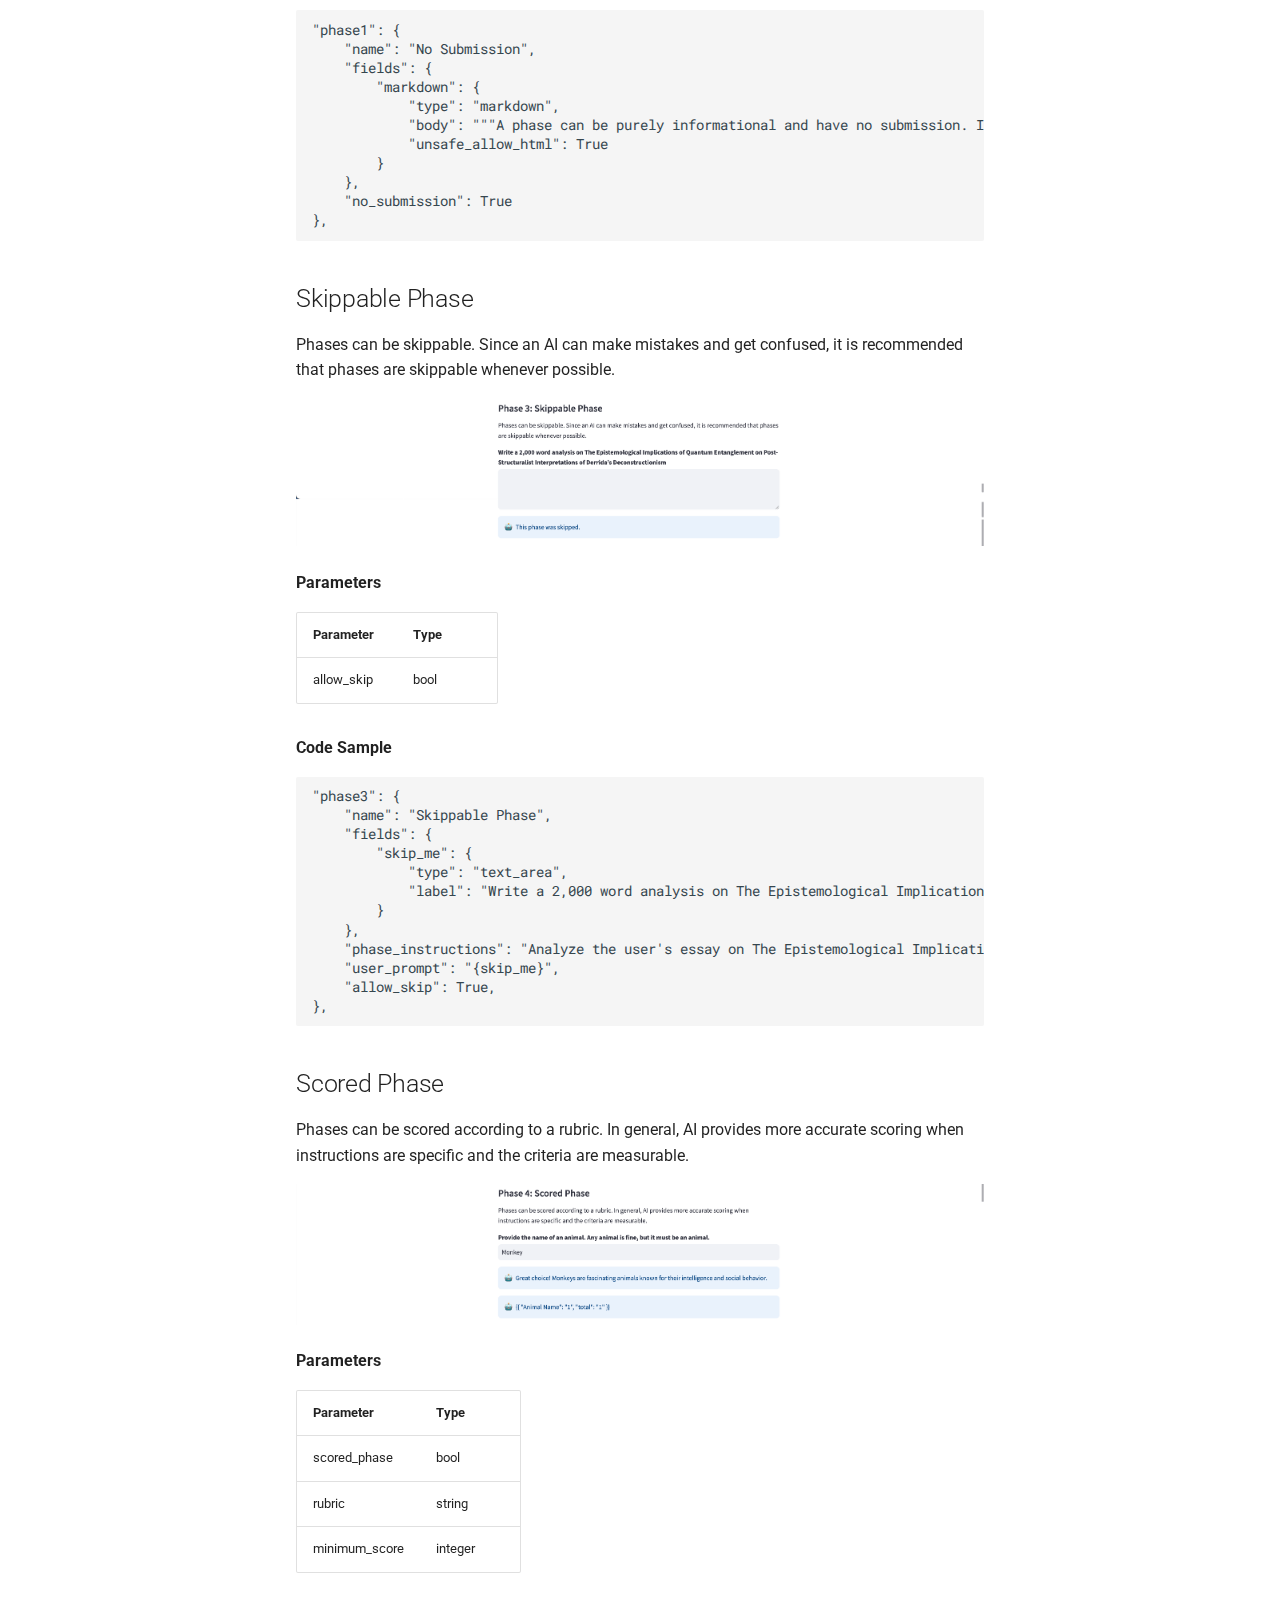
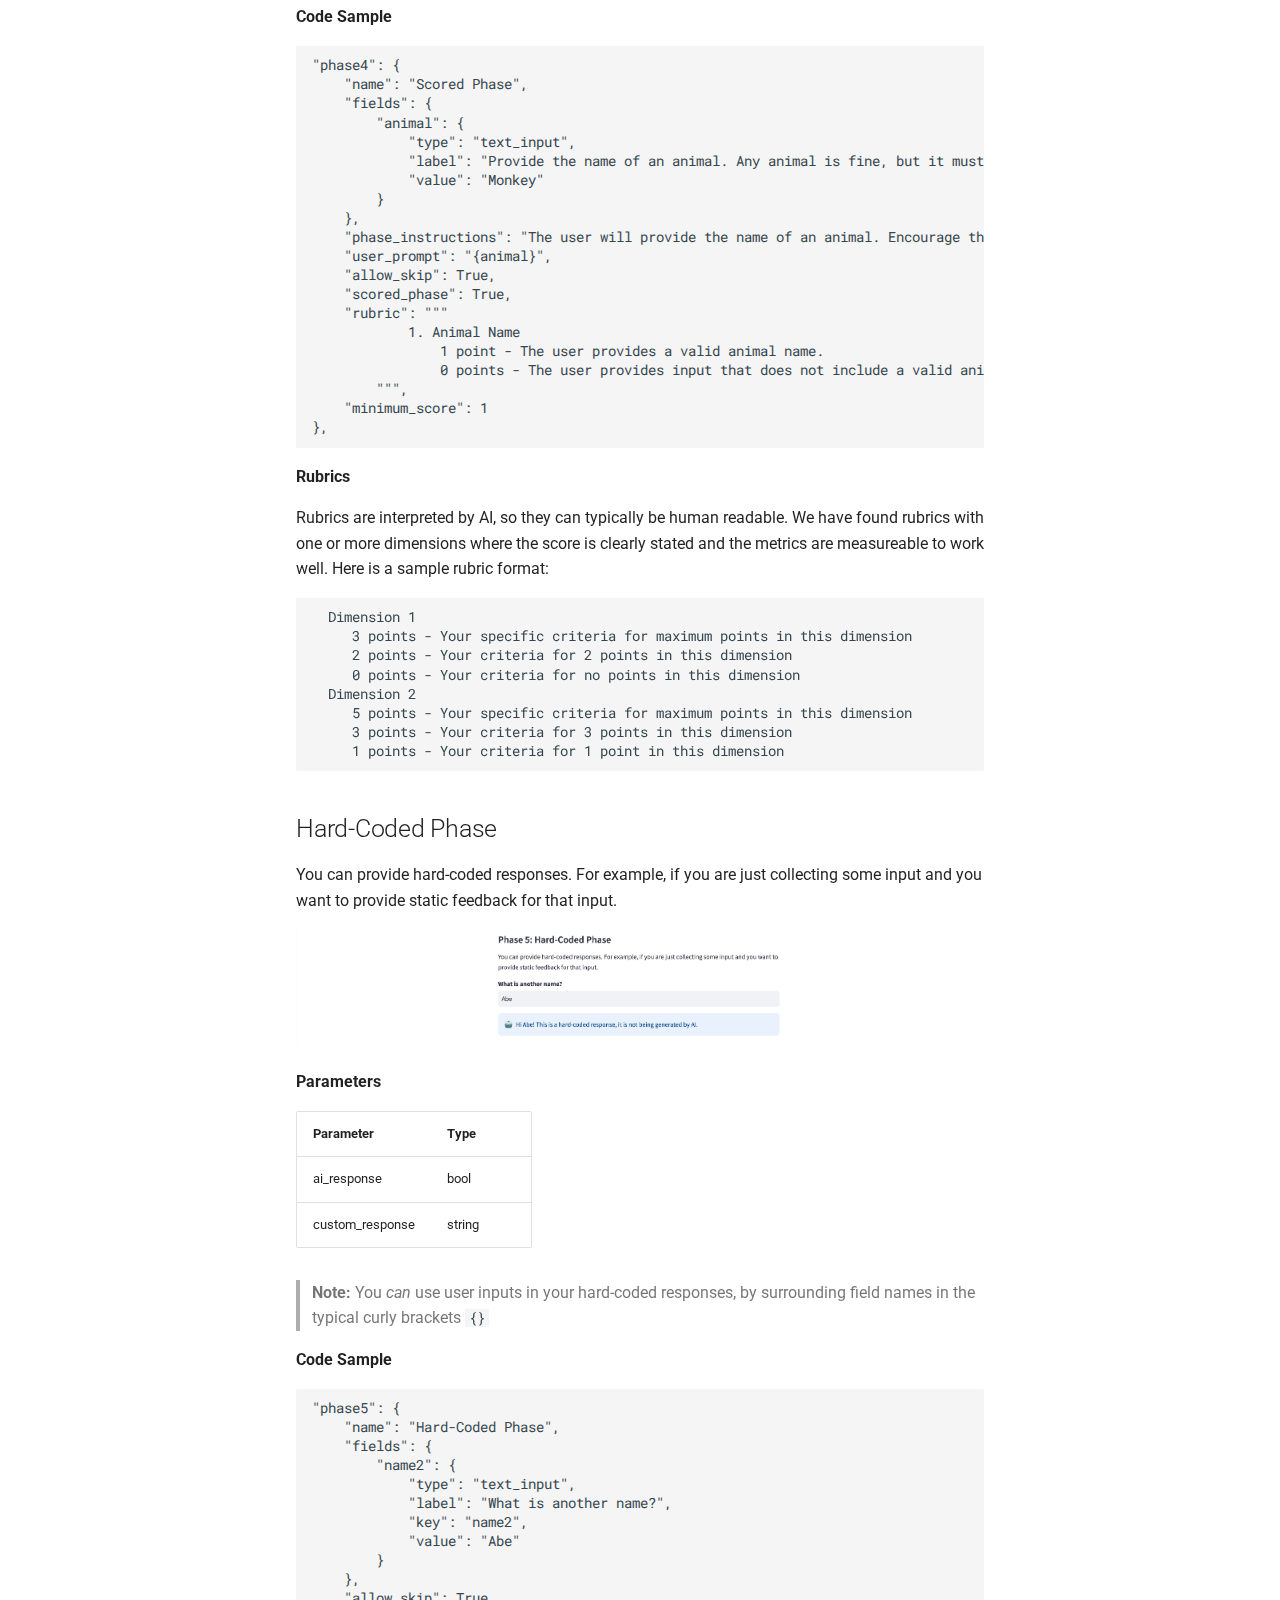
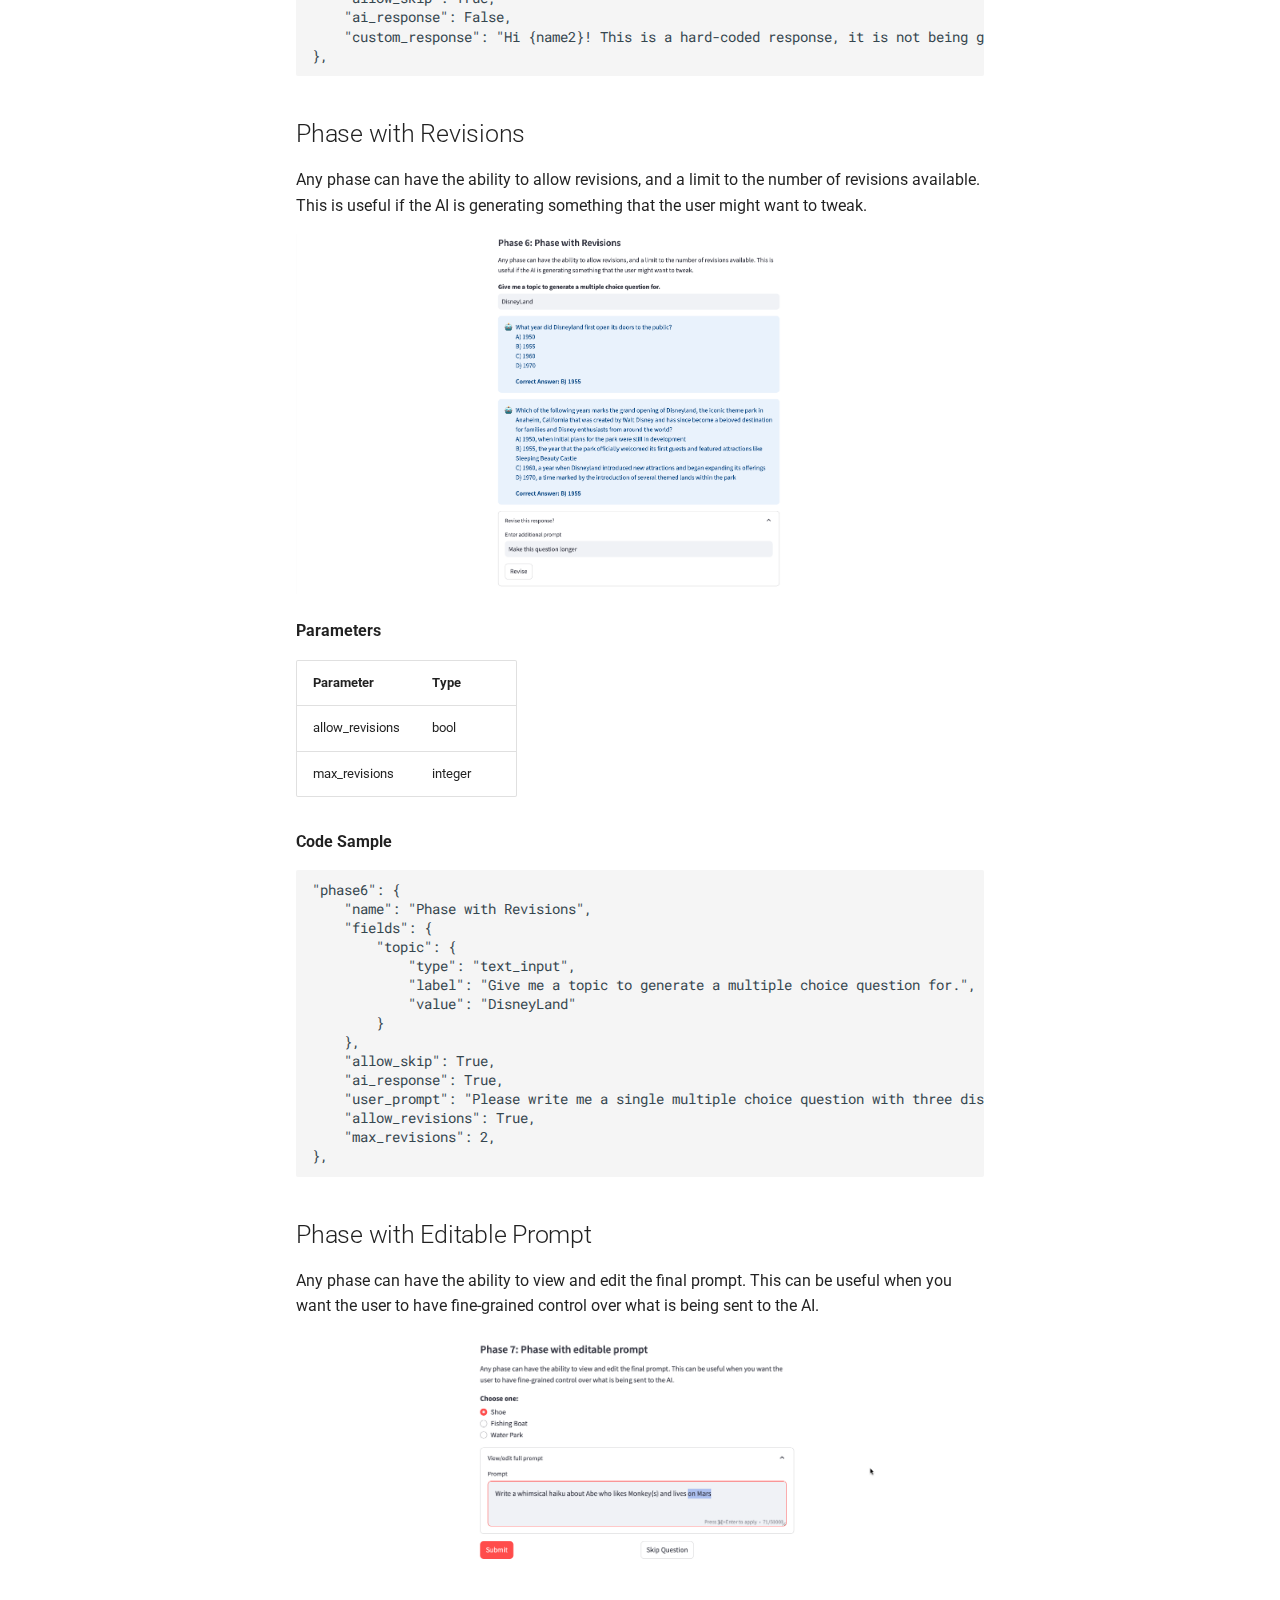
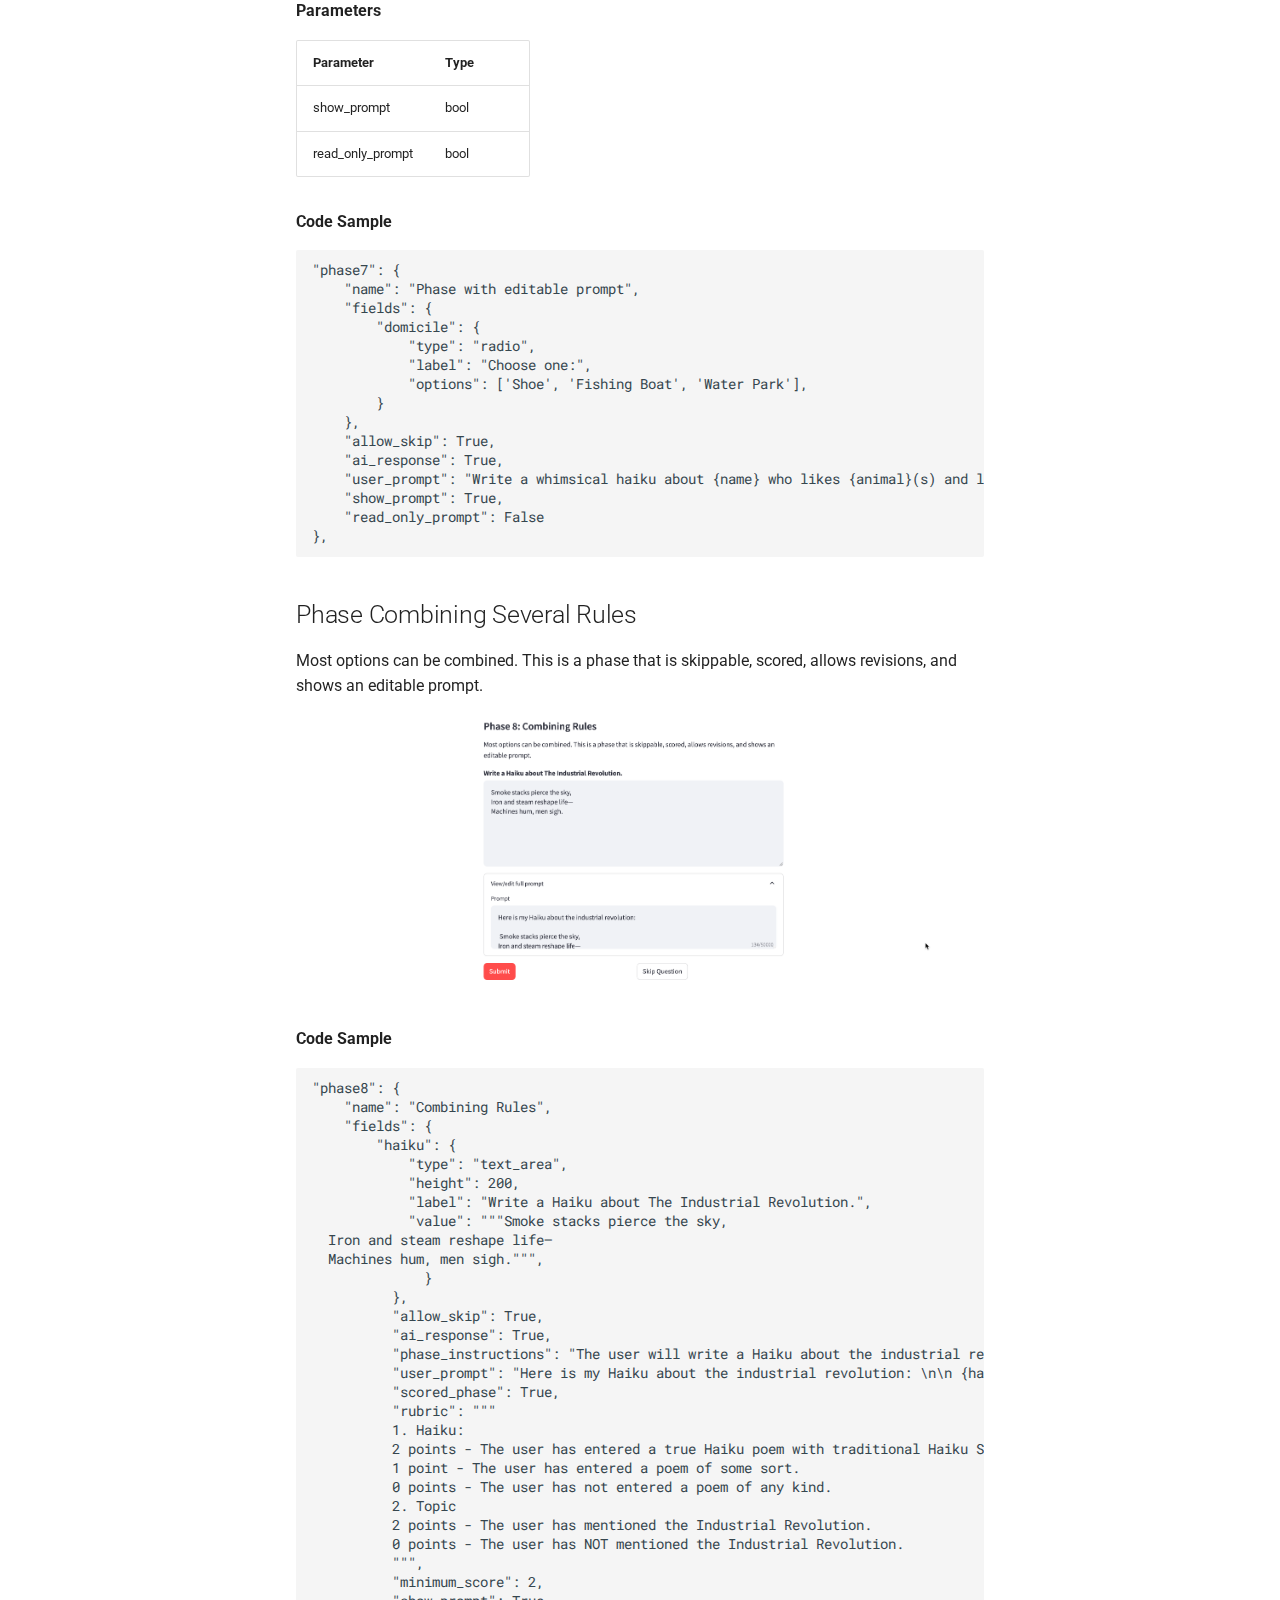
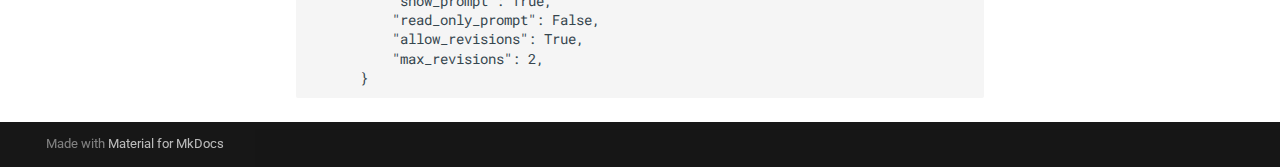
<file: reference_phases/index.html>
<!doctype html>
<html lang="en" class="no-js">
  <head>
    
      <meta charset="utf-8">
      <meta name="viewport" content="width=device-width,initial-scale=1">
      
      
      
        <link rel="canonical" href="https://github.com/jswope00/AI-MicroApps/reference_phases/">
      
      
        <link rel="prev" href="../concept_phases_fields_runs/">
      
      
        <link rel="next" href="../reference_fields/">
      
      
      <link rel="icon" href="../img/logo_transparent_bg_sq.png">
      <meta name="generator" content="mkdocs-1.6.1, mkdocs-material-9.5.44">
    
    
      
        <title>Phases - AI MicroApps Docs</title>
      
    
    
      <link rel="stylesheet" href="../assets/stylesheets/main.0253249f.min.css">
      
        
        <link rel="stylesheet" href="../assets/stylesheets/palette.06af60db.min.css">
      
      


    
    
      
    
    
      
        
        
        <link rel="preconnect" href="https://fonts.gstatic.com" crossorigin>
        <link rel="stylesheet" href="https://fonts.googleapis.com/css?family=Roboto:300,300i,400,400i,700,700i%7CRoboto+Mono:400,400i,700,700i&display=fallback">
        <style>:root{--md-text-font:"Roboto";--md-code-font:"Roboto Mono"}</style>
      
    
    
      <link rel="stylesheet" href="../stylesheets/extra.css">
    
    <script>__md_scope=new URL("..",location),__md_hash=e=>[...e].reduce(((e,_)=>(e<<5)-e+_.charCodeAt(0)),0),__md_get=(e,_=localStorage,t=__md_scope)=>JSON.parse(_.getItem(t.pathname+"."+e)),__md_set=(e,_,t=localStorage,a=__md_scope)=>{try{t.setItem(a.pathname+"."+e,JSON.stringify(_))}catch(e){}}</script>
    
      

    
    
    
  </head>
  
  
    
    
    
    
    
    <body dir="ltr" data-md-color-scheme="default" data-md-color-primary="custom" data-md-color-accent="custom">
  
    
    <input class="md-toggle" data-md-toggle="drawer" type="checkbox" id="__drawer" autocomplete="off">
    <input class="md-toggle" data-md-toggle="search" type="checkbox" id="__search" autocomplete="off">
    <label class="md-overlay" for="__drawer"></label>
    <div data-md-component="skip">
      
        
        <a href="#phases" class="md-skip">
          Skip to content
        </a>
      
    </div>
    <div data-md-component="announce">
      
    </div>
    
    
      

  

<header class="md-header md-header--shadow" data-md-component="header">
  <nav class="md-header__inner md-grid" aria-label="Header">
    <a href=".." title="AI MicroApps Docs" class="md-header__button md-logo" aria-label="AI MicroApps Docs" data-md-component="logo">
      
  <img src="../img/logo_green_bg_sq.png" alt="logo">

    </a>
    <label class="md-header__button md-icon" for="__drawer">
      
      <svg xmlns="http://www.w3.org/2000/svg" viewBox="0 0 24 24"><path d="M3 6h18v2H3zm0 5h18v2H3zm0 5h18v2H3z"/></svg>
    </label>
    <div class="md-header__title" data-md-component="header-title">
      <div class="md-header__ellipsis">
        <div class="md-header__topic">
          <span class="md-ellipsis">
            AI MicroApps Docs
          </span>
        </div>
        <div class="md-header__topic" data-md-component="header-topic">
          <span class="md-ellipsis">
            
              Phases
            
          </span>
        </div>
      </div>
    </div>
    
      
    
    
    
    
      <label class="md-header__button md-icon" for="__search">
        
        <svg xmlns="http://www.w3.org/2000/svg" viewBox="0 0 24 24"><path d="M9.5 3A6.5 6.5 0 0 1 16 9.5c0 1.61-.59 3.09-1.56 4.23l.27.27h.79l5 5-1.5 1.5-5-5v-.79l-.27-.27A6.52 6.52 0 0 1 9.5 16 6.5 6.5 0 0 1 3 9.5 6.5 6.5 0 0 1 9.5 3m0 2C7 5 5 7 5 9.5S7 14 9.5 14 14 12 14 9.5 12 5 9.5 5"/></svg>
      </label>
      <div class="md-search" data-md-component="search" role="dialog">
  <label class="md-search__overlay" for="__search"></label>
  <div class="md-search__inner" role="search">
    <form class="md-search__form" name="search">
      <input type="text" class="md-search__input" name="query" aria-label="Search" placeholder="Search" autocapitalize="off" autocorrect="off" autocomplete="off" spellcheck="false" data-md-component="search-query" required>
      <label class="md-search__icon md-icon" for="__search">
        
        <svg xmlns="http://www.w3.org/2000/svg" viewBox="0 0 24 24"><path d="M9.5 3A6.5 6.5 0 0 1 16 9.5c0 1.61-.59 3.09-1.56 4.23l.27.27h.79l5 5-1.5 1.5-5-5v-.79l-.27-.27A6.52 6.52 0 0 1 9.5 16 6.5 6.5 0 0 1 3 9.5 6.5 6.5 0 0 1 9.5 3m0 2C7 5 5 7 5 9.5S7 14 9.5 14 14 12 14 9.5 12 5 9.5 5"/></svg>
        
        <svg xmlns="http://www.w3.org/2000/svg" viewBox="0 0 24 24"><path d="M20 11v2H8l5.5 5.5-1.42 1.42L4.16 12l7.92-7.92L13.5 5.5 8 11z"/></svg>
      </label>
      <nav class="md-search__options" aria-label="Search">
        
        <button type="reset" class="md-search__icon md-icon" title="Clear" aria-label="Clear" tabindex="-1">
          
          <svg xmlns="http://www.w3.org/2000/svg" viewBox="0 0 24 24"><path d="M19 6.41 17.59 5 12 10.59 6.41 5 5 6.41 10.59 12 5 17.59 6.41 19 12 13.41 17.59 19 19 17.59 13.41 12z"/></svg>
        </button>
      </nav>
      
    </form>
    <div class="md-search__output">
      <div class="md-search__scrollwrap" tabindex="0" data-md-scrollfix>
        <div class="md-search-result" data-md-component="search-result">
          <div class="md-search-result__meta">
            Initializing search
          </div>
          <ol class="md-search-result__list" role="presentation"></ol>
        </div>
      </div>
    </div>
  </div>
</div>
    
    
      <div class="md-header__source">
        <a href="https://github.com/jswope00/AI-MicroApps" title="Go to repository" class="md-source" data-md-component="source">
  <div class="md-source__icon md-icon">
    
    <svg xmlns="http://www.w3.org/2000/svg" viewBox="0 0 448 512"><!--! Font Awesome Free 6.6.0 by @fontawesome - https://fontawesome.com License - https://fontawesome.com/license/free (Icons: CC BY 4.0, Fonts: SIL OFL 1.1, Code: MIT License) Copyright 2024 Fonticons, Inc.--><path d="M439.55 236.05 244 40.45a28.87 28.87 0 0 0-40.81 0l-40.66 40.63 51.52 51.52c27.06-9.14 52.68 16.77 43.39 43.68l49.66 49.66c34.23-11.8 61.18 31 35.47 56.69-26.49 26.49-70.21-2.87-56-37.34L240.22 199v121.85c25.3 12.54 22.26 41.85 9.08 55a34.34 34.34 0 0 1-48.55 0c-17.57-17.6-11.07-46.91 11.25-56v-123c-20.8-8.51-24.6-30.74-18.64-45L142.57 101 8.45 235.14a28.86 28.86 0 0 0 0 40.81l195.61 195.6a28.86 28.86 0 0 0 40.8 0l194.69-194.69a28.86 28.86 0 0 0 0-40.81"/></svg>
  </div>
  <div class="md-source__repository">
    jswope00/AI-MicroApps
  </div>
</a>
      </div>
    
  </nav>
  
</header>
    
    <div class="md-container" data-md-component="container">
      
      
        
          
        
      
      <main class="md-main" data-md-component="main">
        <div class="md-main__inner md-grid">
          
            
              
              <div class="md-sidebar md-sidebar--primary" data-md-component="sidebar" data-md-type="navigation" >
                <div class="md-sidebar__scrollwrap">
                  <div class="md-sidebar__inner">
                    



<nav class="md-nav md-nav--primary" aria-label="Navigation" data-md-level="0">
  <label class="md-nav__title" for="__drawer">
    <a href=".." title="AI MicroApps Docs" class="md-nav__button md-logo" aria-label="AI MicroApps Docs" data-md-component="logo">
      
  <img src="../img/logo_green_bg_sq.png" alt="logo">

    </a>
    AI MicroApps Docs
  </label>
  
    <div class="md-nav__source">
      <a href="https://github.com/jswope00/AI-MicroApps" title="Go to repository" class="md-source" data-md-component="source">
  <div class="md-source__icon md-icon">
    
    <svg xmlns="http://www.w3.org/2000/svg" viewBox="0 0 448 512"><!--! Font Awesome Free 6.6.0 by @fontawesome - https://fontawesome.com License - https://fontawesome.com/license/free (Icons: CC BY 4.0, Fonts: SIL OFL 1.1, Code: MIT License) Copyright 2024 Fonticons, Inc.--><path d="M439.55 236.05 244 40.45a28.87 28.87 0 0 0-40.81 0l-40.66 40.63 51.52 51.52c27.06-9.14 52.68 16.77 43.39 43.68l49.66 49.66c34.23-11.8 61.18 31 35.47 56.69-26.49 26.49-70.21-2.87-56-37.34L240.22 199v121.85c25.3 12.54 22.26 41.85 9.08 55a34.34 34.34 0 0 1-48.55 0c-17.57-17.6-11.07-46.91 11.25-56v-123c-20.8-8.51-24.6-30.74-18.64-45L142.57 101 8.45 235.14a28.86 28.86 0 0 0 0 40.81l195.61 195.6a28.86 28.86 0 0 0 40.8 0l194.69-194.69a28.86 28.86 0 0 0 0-40.81"/></svg>
  </div>
  <div class="md-source__repository">
    jswope00/AI-MicroApps
  </div>
</a>
    </div>
  
  <ul class="md-nav__list" data-md-scrollfix>
    
      
      
  
  
  
  
    <li class="md-nav__item">
      <a href=".." class="md-nav__link">
        
  
  <span class="md-ellipsis">
    Home
  </span>
  

      </a>
    </li>
  

    
      
      
  
  
  
  
    <li class="md-nav__item">
      <a href="../quickstart/" class="md-nav__link">
        
  
  <span class="md-ellipsis">
    Quickstart
  </span>
  

      </a>
    </li>
  

    
      
      
  
  
  
  
    
    
    
      
        
        
      
    
    
    <li class="md-nav__item md-nav__item--section md-nav__item--nested">
      
        
        
        <input class="md-nav__toggle md-toggle " type="checkbox" id="__nav_3" >
        
          
          <label class="md-nav__link" for="__nav_3" id="__nav_3_label" tabindex="">
            
  
  <span class="md-ellipsis">
    Building
  </span>
  

            <span class="md-nav__icon md-icon"></span>
          </label>
        
        <nav class="md-nav" data-md-level="1" aria-labelledby="__nav_3_label" aria-expanded="false">
          <label class="md-nav__title" for="__nav_3">
            <span class="md-nav__icon md-icon"></span>
            Building
          </label>
          <ul class="md-nav__list" data-md-scrollfix>
            
              
                
  
  
  
  
    <li class="md-nav__item">
      <a href="../build_online/" class="md-nav__link">
        
  
  <span class="md-ellipsis">
    Build from Github
  </span>
  

      </a>
    </li>
  

              
            
              
                
  
  
  
  
    <li class="md-nav__item">
      <a href="../build_local/" class="md-nav__link">
        
  
  <span class="md-ellipsis">
    Build from Local
  </span>
  

      </a>
    </li>
  

              
            
          </ul>
        </nav>
      
    </li>
  

    
      
      
  
  
  
  
    <li class="md-nav__item">
      <a href="../deploy/" class="md-nav__link">
        
  
  <span class="md-ellipsis">
    Deploy
  </span>
  

      </a>
    </li>
  

    
      
      
  
  
    
  
  
  
    
    
    
      
        
        
      
    
    
    <li class="md-nav__item md-nav__item--active md-nav__item--section md-nav__item--nested">
      
        
        
        <input class="md-nav__toggle md-toggle " type="checkbox" id="__nav_5" checked>
        
          
          <label class="md-nav__link" for="__nav_5" id="__nav_5_label" tabindex="">
            
  
  <span class="md-ellipsis">
    References
  </span>
  

            <span class="md-nav__icon md-icon"></span>
          </label>
        
        <nav class="md-nav" data-md-level="1" aria-labelledby="__nav_5_label" aria-expanded="true">
          <label class="md-nav__title" for="__nav_5">
            <span class="md-nav__icon md-icon"></span>
            References
          </label>
          <ul class="md-nav__list" data-md-scrollfix>
            
              
                
  
  
  
  
    <li class="md-nav__item">
      <a href="../concept_phases_fields_runs/" class="md-nav__link">
        
  
  <span class="md-ellipsis">
    MicroApps
  </span>
  

      </a>
    </li>
  

              
            
              
                
  
  
    
  
  
  
    <li class="md-nav__item md-nav__item--active">
      
      <input class="md-nav__toggle md-toggle" type="checkbox" id="__toc">
      
      
        
      
      
        <label class="md-nav__link md-nav__link--active" for="__toc">
          
  
  <span class="md-ellipsis">
    Phases
  </span>
  

          <span class="md-nav__icon md-icon"></span>
        </label>
      
      <a href="./" class="md-nav__link md-nav__link--active">
        
  
  <span class="md-ellipsis">
    Phases
  </span>
  

      </a>
      
        

<nav class="md-nav md-nav--secondary" aria-label="Table of contents">
  
  
  
    
  
  
    <label class="md-nav__title" for="__toc">
      <span class="md-nav__icon md-icon"></span>
      Table of contents
    </label>
    <ul class="md-nav__list" data-md-component="toc" data-md-scrollfix>
      
        <li class="md-nav__item">
  <a href="#basic-feedback-default" class="md-nav__link">
    <span class="md-ellipsis">
      Basic Feedback (Default)
    </span>
  </a>
  
</li>
      
        <li class="md-nav__item">
  <a href="#no-submission" class="md-nav__link">
    <span class="md-ellipsis">
      No Submission
    </span>
  </a>
  
</li>
      
        <li class="md-nav__item">
  <a href="#skippable-phase" class="md-nav__link">
    <span class="md-ellipsis">
      Skippable Phase
    </span>
  </a>
  
</li>
      
        <li class="md-nav__item">
  <a href="#scored-phase" class="md-nav__link">
    <span class="md-ellipsis">
      Scored Phase
    </span>
  </a>
  
</li>
      
        <li class="md-nav__item">
  <a href="#hard-coded-phase" class="md-nav__link">
    <span class="md-ellipsis">
      Hard-Coded Phase
    </span>
  </a>
  
</li>
      
        <li class="md-nav__item">
  <a href="#phase-with-revisions" class="md-nav__link">
    <span class="md-ellipsis">
      Phase with Revisions
    </span>
  </a>
  
</li>
      
        <li class="md-nav__item">
  <a href="#phase-with-editable-prompt" class="md-nav__link">
    <span class="md-ellipsis">
      Phase with Editable Prompt
    </span>
  </a>
  
</li>
      
        <li class="md-nav__item">
  <a href="#phase-combining-several-rules" class="md-nav__link">
    <span class="md-ellipsis">
      Phase Combining Several Rules
    </span>
  </a>
  
</li>
      
    </ul>
  
</nav>
      
    </li>
  

              
            
              
                
  
  
  
  
    <li class="md-nav__item">
      <a href="../reference_fields/" class="md-nav__link">
        
  
  <span class="md-ellipsis">
    Fields
  </span>
  

      </a>
    </li>
  

              
            
              
                
  
  
  
  
    <li class="md-nav__item">
      <a href="../reference_prompts/" class="md-nav__link">
        
  
  <span class="md-ellipsis">
    Prompts
  </span>
  

      </a>
    </li>
  

              
            
          </ul>
        </nav>
      
    </li>
  

    
  </ul>
</nav>
                  </div>
                </div>
              </div>
            
            
              
              <div class="md-sidebar md-sidebar--secondary" data-md-component="sidebar" data-md-type="toc" >
                <div class="md-sidebar__scrollwrap">
                  <div class="md-sidebar__inner">
                    

<nav class="md-nav md-nav--secondary" aria-label="Table of contents">
  
  
  
    
  
  
    <label class="md-nav__title" for="__toc">
      <span class="md-nav__icon md-icon"></span>
      Table of contents
    </label>
    <ul class="md-nav__list" data-md-component="toc" data-md-scrollfix>
      
        <li class="md-nav__item">
  <a href="#basic-feedback-default" class="md-nav__link">
    <span class="md-ellipsis">
      Basic Feedback (Default)
    </span>
  </a>
  
</li>
      
        <li class="md-nav__item">
  <a href="#no-submission" class="md-nav__link">
    <span class="md-ellipsis">
      No Submission
    </span>
  </a>
  
</li>
      
        <li class="md-nav__item">
  <a href="#skippable-phase" class="md-nav__link">
    <span class="md-ellipsis">
      Skippable Phase
    </span>
  </a>
  
</li>
      
        <li class="md-nav__item">
  <a href="#scored-phase" class="md-nav__link">
    <span class="md-ellipsis">
      Scored Phase
    </span>
  </a>
  
</li>
      
        <li class="md-nav__item">
  <a href="#hard-coded-phase" class="md-nav__link">
    <span class="md-ellipsis">
      Hard-Coded Phase
    </span>
  </a>
  
</li>
      
        <li class="md-nav__item">
  <a href="#phase-with-revisions" class="md-nav__link">
    <span class="md-ellipsis">
      Phase with Revisions
    </span>
  </a>
  
</li>
      
        <li class="md-nav__item">
  <a href="#phase-with-editable-prompt" class="md-nav__link">
    <span class="md-ellipsis">
      Phase with Editable Prompt
    </span>
  </a>
  
</li>
      
        <li class="md-nav__item">
  <a href="#phase-combining-several-rules" class="md-nav__link">
    <span class="md-ellipsis">
      Phase Combining Several Rules
    </span>
  </a>
  
</li>
      
    </ul>
  
</nav>
                  </div>
                </div>
              </div>
            
          
          
            <div class="md-content" data-md-component="content">
              <article class="md-content__inner md-typeset">
                
                  

  
  


<h1 id="phases">Phases<a class="headerlink" href="#phases" title="Permanent link">&para;</a></h1>
<p>These are the types of phases supported by MicroApps.</p>
<div class="toc">
<ul>
<li><a href="#phases">Phases</a><ul>
<li><a href="#basic-feedback-default">Basic Feedback (Default)</a></li>
<li><a href="#no-submission">No Submission</a></li>
<li><a href="#skippable-phase">Skippable Phase</a></li>
<li><a href="#scored-phase">Scored Phase</a></li>
<li><a href="#hard-coded-phase">Hard-Coded Phase</a></li>
<li><a href="#phase-with-revisions">Phase with Revisions</a></li>
<li><a href="#phase-with-editable-prompt">Phase with Editable Prompt</a></li>
<li><a href="#phase-combining-several-rules">Phase Combining Several Rules</a></li>
</ul>
</li>
</ul>
</div>
<h2 id="basic-feedback-default">Basic Feedback (Default)<a class="headerlink" href="#basic-feedback-default" title="Permanent link">&para;</a></h2>
<p>The most basic phase asks a question, receives a response from the user, and sends that response in a prompt to the AI for feedback.</p>
<p><img alt="Phase basic feedback" src="../img/phase_basic.png" /></p>
<p><strong>Parameters</strong></p>
<p>n/a</p>
<p><strong>Code Sample</strong></p>
<pre><code>"phase2": {
    "name": "Basic Feedback",
    "fields": {
        "name": {
            "type": "text_input",
            "label": """What is your name?""",
            "value": "Abe"
        }
    },
    "user_prompt": "My name is {name}. Hello!",
},
</code></pre>
<h2 id="no-submission">No Submission<a class="headerlink" href="#no-submission" title="Permanent link">&para;</a></h2>
<p>A phase can be purely informational and have no submission. It simply displays the fields and moves onto the next phase.</p>
<p><img alt="Phase no submission" src="../img/phase_no_submission.png" /></p>
<p><strong>Parameters</strong></p>
<table>
<thead>
<tr>
<th>Parameter</th>
<th>Type</th>
</tr>
</thead>
<tbody>
<tr>
<td>no_submission</td>
<td>bool</td>
</tr>
</tbody>
</table>
<p><strong>Code Sample</strong></p>
<pre><code>"phase1": {
    "name": "No Submission",
    "fields": {
        "markdown": {
            "type": "markdown",
            "body": """A phase can be purely informational and have no submission. It simply displays the fields and moves onto the next phase.""",
            "unsafe_allow_html": True
        }
    },
    "no_submission": True
},
</code></pre>
<h2 id="skippable-phase">Skippable Phase<a class="headerlink" href="#skippable-phase" title="Permanent link">&para;</a></h2>
<p>Phases can be skippable. Since an AI can make mistakes and get confused, it is recommended that phases are skippable whenever possible.</p>
<p><img alt="Phase" src="../img/phase_skippable.png" /></p>
<p><strong>Parameters</strong></p>
<table>
<thead>
<tr>
<th>Parameter</th>
<th>Type</th>
</tr>
</thead>
<tbody>
<tr>
<td>allow_skip</td>
<td>bool</td>
</tr>
</tbody>
</table>
<p><strong>Code Sample</strong></p>
<pre><code>"phase3": {
    "name": "Skippable Phase",
    "fields": {
        "skip_me": {
            "type": "text_area",
            "label": "Write a 2,000 word analysis on The Epistemological Implications of Quantum Entanglement on Post-Structuralist Interpretations of Derrida’s Deconstructionism",
        }
    },
    "phase_instructions": "Analyze the user's essay on The Epistemological Implications of Quantum Entanglement on Post-Structuralist Interpretations of Derrida’s Deconstructionism",
    "user_prompt": "{skip_me}",
    "allow_skip": True,
},
</code></pre>
<h2 id="scored-phase">Scored Phase<a class="headerlink" href="#scored-phase" title="Permanent link">&para;</a></h2>
<p>Phases can be scored according to a rubric. In general, AI provides more accurate scoring when instructions are specific and the criteria are measurable.</p>
<p><img alt="Phase" src="../img/phase_scored.png" /></p>
<p><strong>Parameters</strong></p>
<table>
<thead>
<tr>
<th>Parameter</th>
<th>Type</th>
</tr>
</thead>
<tbody>
<tr>
<td>scored_phase</td>
<td>bool</td>
</tr>
<tr>
<td>rubric</td>
<td>string</td>
</tr>
<tr>
<td>minimum_score</td>
<td>integer</td>
</tr>
</tbody>
</table>
<p><strong>Code Sample</strong></p>
<pre><code>"phase4": {
    "name": "Scored Phase",
    "fields": {
        "animal": {
            "type": "text_input",
            "label": "Provide the name of an animal. Any animal is fine, but it must be an animal.",
            "value": "Monkey"
        }
    },
    "phase_instructions": "The user will provide the name of an animal. Encourage them if they input a valid animal. Explain that they are incorrect if they do not.",
    "user_prompt": "{animal}",
    "allow_skip": True,
    "scored_phase": True,
    "rubric": """
            1. Animal Name
                1 point - The user provides a valid animal name.
                0 points - The user provides input that does not include a valid animal name. 
        """,
    "minimum_score": 1
},
</code></pre>
<p><strong>Rubrics</strong></p>
<p>Rubrics are interpreted by AI, so they can typically be human readable. We have found rubrics with one or more dimensions where the score is clearly stated and the metrics are measureable to work well. Here is a sample rubric format:</p>
<pre><code>  Dimension 1
     3 points - Your specific criteria for maximum points in this dimension
     2 points - Your criteria for 2 points in this dimension
     0 points - Your criteria for no points in this dimension
  Dimension 2
     5 points - Your specific criteria for maximum points in this dimension
     3 points - Your criteria for 3 points in this dimension
     1 points - Your criteria for 1 point in this dimension
</code></pre>
<h2 id="hard-coded-phase">Hard-Coded Phase<a class="headerlink" href="#hard-coded-phase" title="Permanent link">&para;</a></h2>
<p>You can provide hard-coded responses. For example, if you are just collecting some input and you want to provide static feedback for that input.</p>
<p><img alt="Phase" src="../img/phase_hard_coded.png" /></p>
<p><strong>Parameters</strong></p>
<table>
<thead>
<tr>
<th>Parameter</th>
<th>Type</th>
</tr>
</thead>
<tbody>
<tr>
<td>ai_response</td>
<td>bool</td>
</tr>
<tr>
<td>custom_response</td>
<td>string</td>
</tr>
</tbody>
</table>
<blockquote>
<p><strong>Note:</strong> You <em>can</em> use user inputs in your hard-coded responses, by surrounding field names in the typical curly brackets <code>{}</code></p>
</blockquote>
<p><strong>Code Sample</strong></p>
<pre><code>"phase5": {
    "name": "Hard-Coded Phase",
    "fields": {
        "name2": {
            "type": "text_input",
            "label": "What is another name?",
            "key": "name2",
            "value": "Abe"
        }
    },
    "allow_skip": True,
    "ai_response": False,
    "custom_response": "Hi {name2}! This is a hard-coded response, it is not being generated by AI."
},
</code></pre>
<h2 id="phase-with-revisions">Phase with Revisions<a class="headerlink" href="#phase-with-revisions" title="Permanent link">&para;</a></h2>
<p>Any phase can have the ability to allow revisions, and a limit to the number of revisions available. This is useful if the AI is generating something that the user might want to tweak.</p>
<p><img alt="Phase" src="../img/phase_with_revisions.png" /></p>
<p><strong>Parameters</strong></p>
<table>
<thead>
<tr>
<th>Parameter</th>
<th>Type</th>
</tr>
</thead>
<tbody>
<tr>
<td>allow_revisions</td>
<td>bool</td>
</tr>
<tr>
<td>max_revisions</td>
<td>integer</td>
</tr>
</tbody>
</table>
<p><strong>Code Sample</strong></p>
<pre><code>"phase6": {
    "name": "Phase with Revisions",
    "fields": {
        "topic": {
            "type": "text_input",
            "label": "Give me a topic to generate a multiple choice question for.",
            "value": "DisneyLand"
        }
    },
    "allow_skip": True,
    "ai_response": True,
    "user_prompt": "Please write me a single multiple choice question with three distractors and one correct answer about the following topic: {topic}",
    "allow_revisions": True,
    "max_revisions": 2,
},
</code></pre>
<h2 id="phase-with-editable-prompt">Phase with Editable Prompt<a class="headerlink" href="#phase-with-editable-prompt" title="Permanent link">&para;</a></h2>
<p>Any phase can have the ability to view and edit the final prompt. This can be useful when you want the user to have fine-grained control over what is being sent to the AI.</p>
<p><img alt="Phase" src="../img/phase_with_editable_prompt.png" /></p>
<p><strong>Parameters</strong></p>
<table>
<thead>
<tr>
<th>Parameter</th>
<th>Type</th>
</tr>
</thead>
<tbody>
<tr>
<td>show_prompt</td>
<td>bool</td>
</tr>
<tr>
<td>read_only_prompt</td>
<td>bool</td>
</tr>
</tbody>
</table>
<p><strong>Code Sample</strong></p>
<pre><code>"phase7": {
    "name": "Phase with editable prompt",
    "fields": {
        "domicile": {
            "type": "radio",
            "label": "Choose one:",
            "options": ['Shoe', 'Fishing Boat', 'Water Park'],
        }
    },
    "allow_skip": True,
    "ai_response": True,
    "user_prompt": "Write a whimsical haiku about {name} who likes {animal}(s) and lives in a {domicile}",
    "show_prompt": True,
    "read_only_prompt": False
},
</code></pre>
<h2 id="phase-combining-several-rules">Phase Combining Several Rules<a class="headerlink" href="#phase-combining-several-rules" title="Permanent link">&para;</a></h2>
<p>Most options can be combined. This is a phase that is skippable, scored, allows revisions, and shows an editable prompt.</p>
<p><img alt="Phase" src="../img/phase_combining_rules.png" /></p>
<p><strong>Code Sample</strong></p>
<pre><code>"phase8": {
    "name": "Combining Rules",
    "fields": {
        "haiku": {
            "type": "text_area",
            "height": 200,
            "label": "Write a Haiku about The Industrial Revolution.",
            "value": """Smoke stacks pierce the sky,
  Iron and steam reshape life—
  Machines hum, men sigh.""",
              }
          },
          "allow_skip": True,
          "ai_response": True,
          "phase_instructions": "The user will write a Haiku about the industrial revolution. You should ensure it is a traditional Haiku and it is about the topic of the industrial revolution.",
          "user_prompt": "Here is my Haiku about the industrial revolution: \n\n {haiku}",
          "scored_phase": True,
          "rubric": """
          1. Haiku:
          2 points - The user has entered a true Haiku poem with traditional Haiku Structure.
          1 point - The user has entered a poem of some sort.
          0 points - The user has not entered a poem of any kind.
          2. Topic
          2 points - The user has mentioned the Industrial Revolution. 
          0 points - The user has NOT mentioned the Industrial Revolution. 
          """,
          "minimum_score": 2,
          "show_prompt": True,
          "read_only_prompt": False,
          "allow_revisions": True,
          "max_revisions": 2,
      }
</code></pre>












                
              </article>
            </div>
          
          
<script>var target=document.getElementById(location.hash.slice(1));target&&target.name&&(target.checked=target.name.startsWith("__tabbed_"))</script>
        </div>
        
      </main>
      
        <footer class="md-footer">
  
  <div class="md-footer-meta md-typeset">
    <div class="md-footer-meta__inner md-grid">
      <div class="md-copyright">
  
  
    Made with
    <a href="https://squidfunk.github.io/mkdocs-material/" target="_blank" rel="noopener">
      Material for MkDocs
    </a>
  
</div>
      
    </div>
  </div>
</footer>
      
    </div>
    <div class="md-dialog" data-md-component="dialog">
      <div class="md-dialog__inner md-typeset"></div>
    </div>
    
    
    <script id="__config" type="application/json">{"base": "..", "features": ["navigation.sections", "navigation.instant"], "search": "../assets/javascripts/workers/search.6ce7567c.min.js", "translations": {"clipboard.copied": "Copied to clipboard", "clipboard.copy": "Copy to clipboard", "search.result.more.one": "1 more on this page", "search.result.more.other": "# more on this page", "search.result.none": "No matching documents", "search.result.one": "1 matching document", "search.result.other": "# matching documents", "search.result.placeholder": "Type to start searching", "search.result.term.missing": "Missing", "select.version": "Select version"}}</script>
    
    
      <script src="../assets/javascripts/bundle.83f73b43.min.js"></script>
      
    
  </body>
</html>
</file>
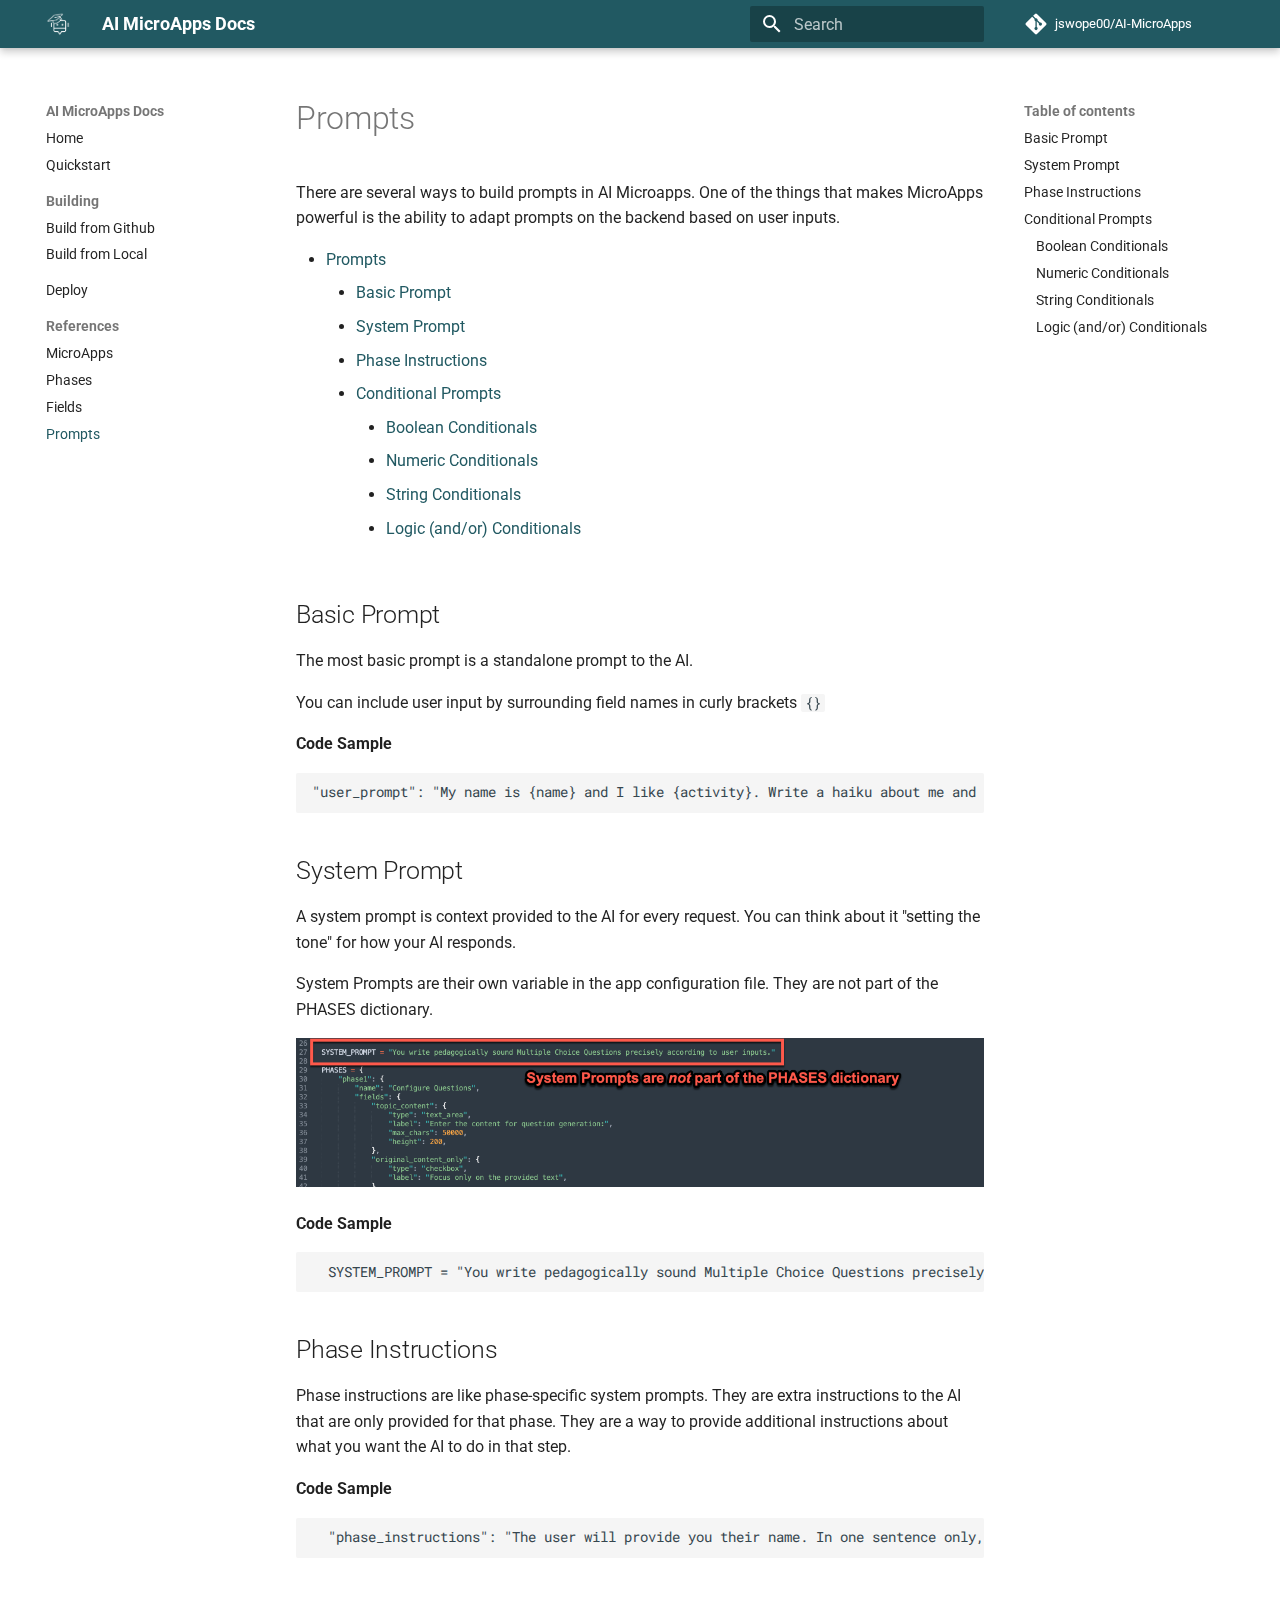
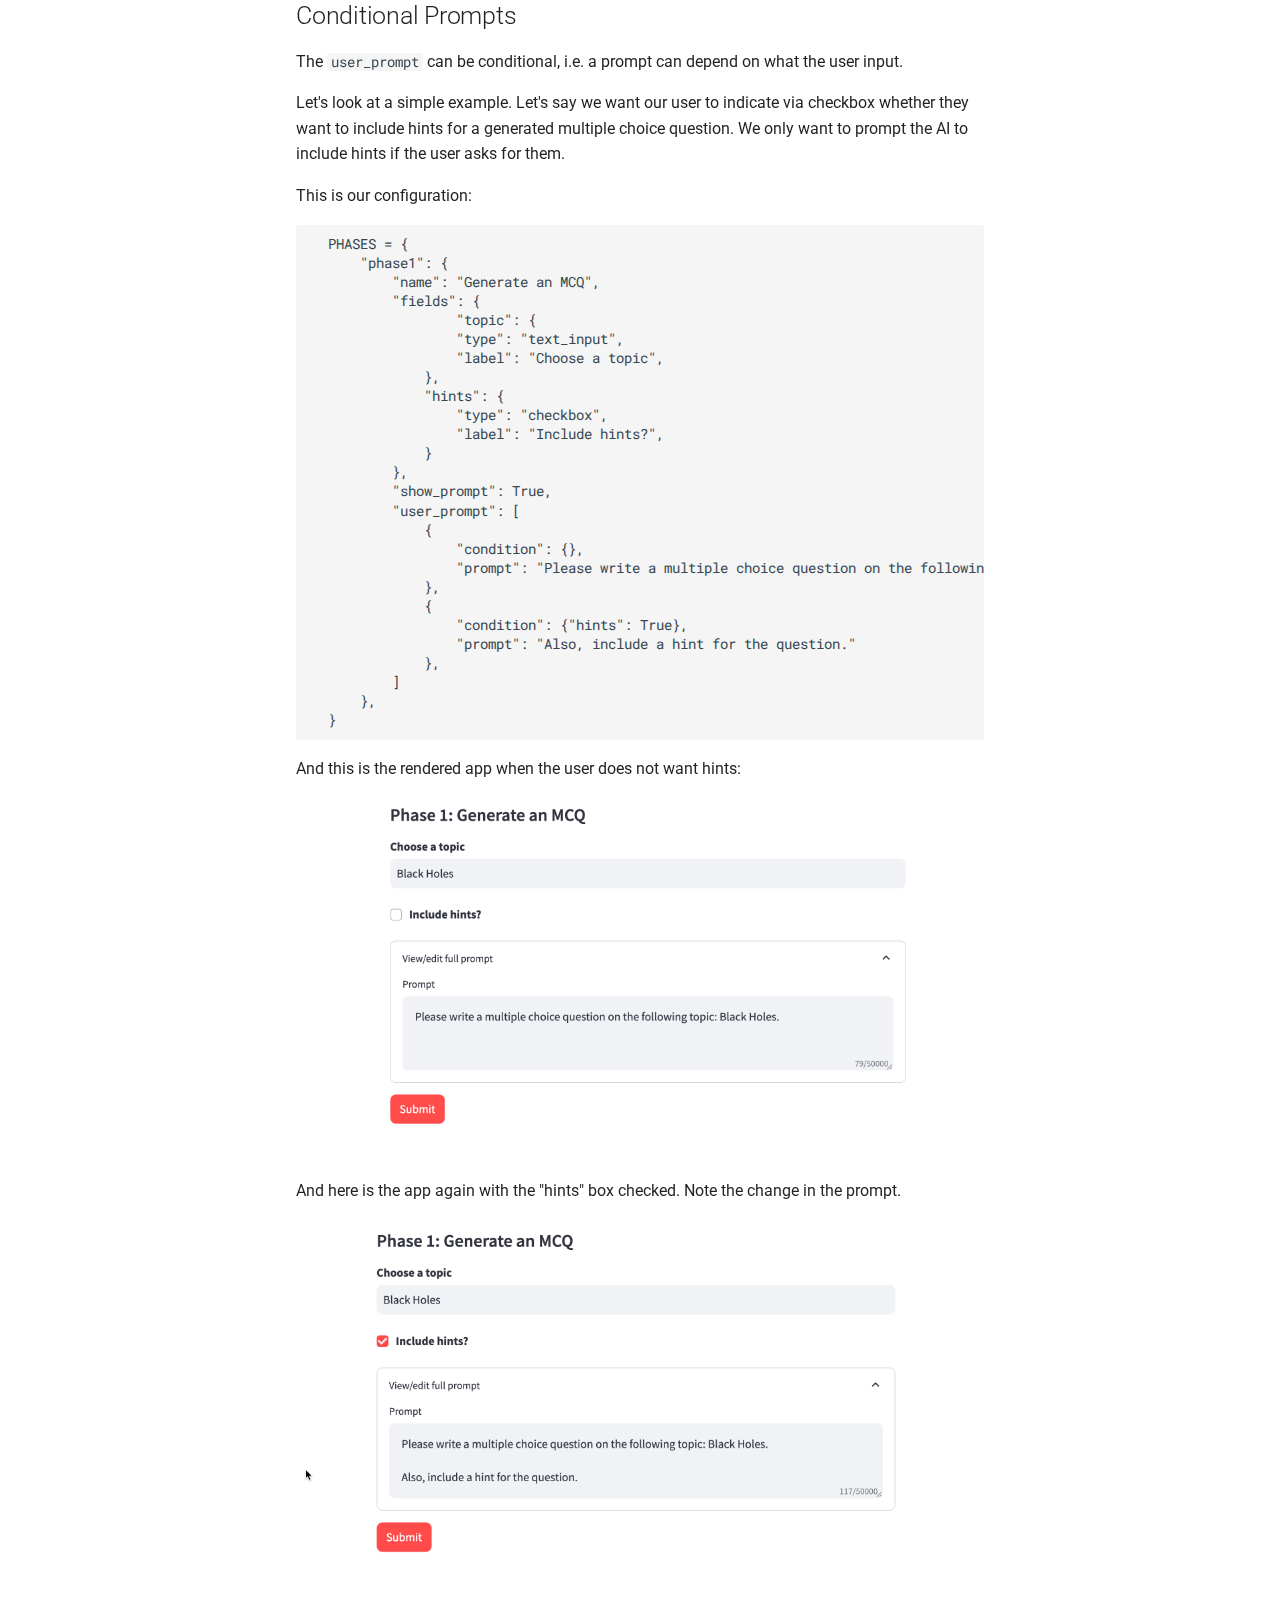
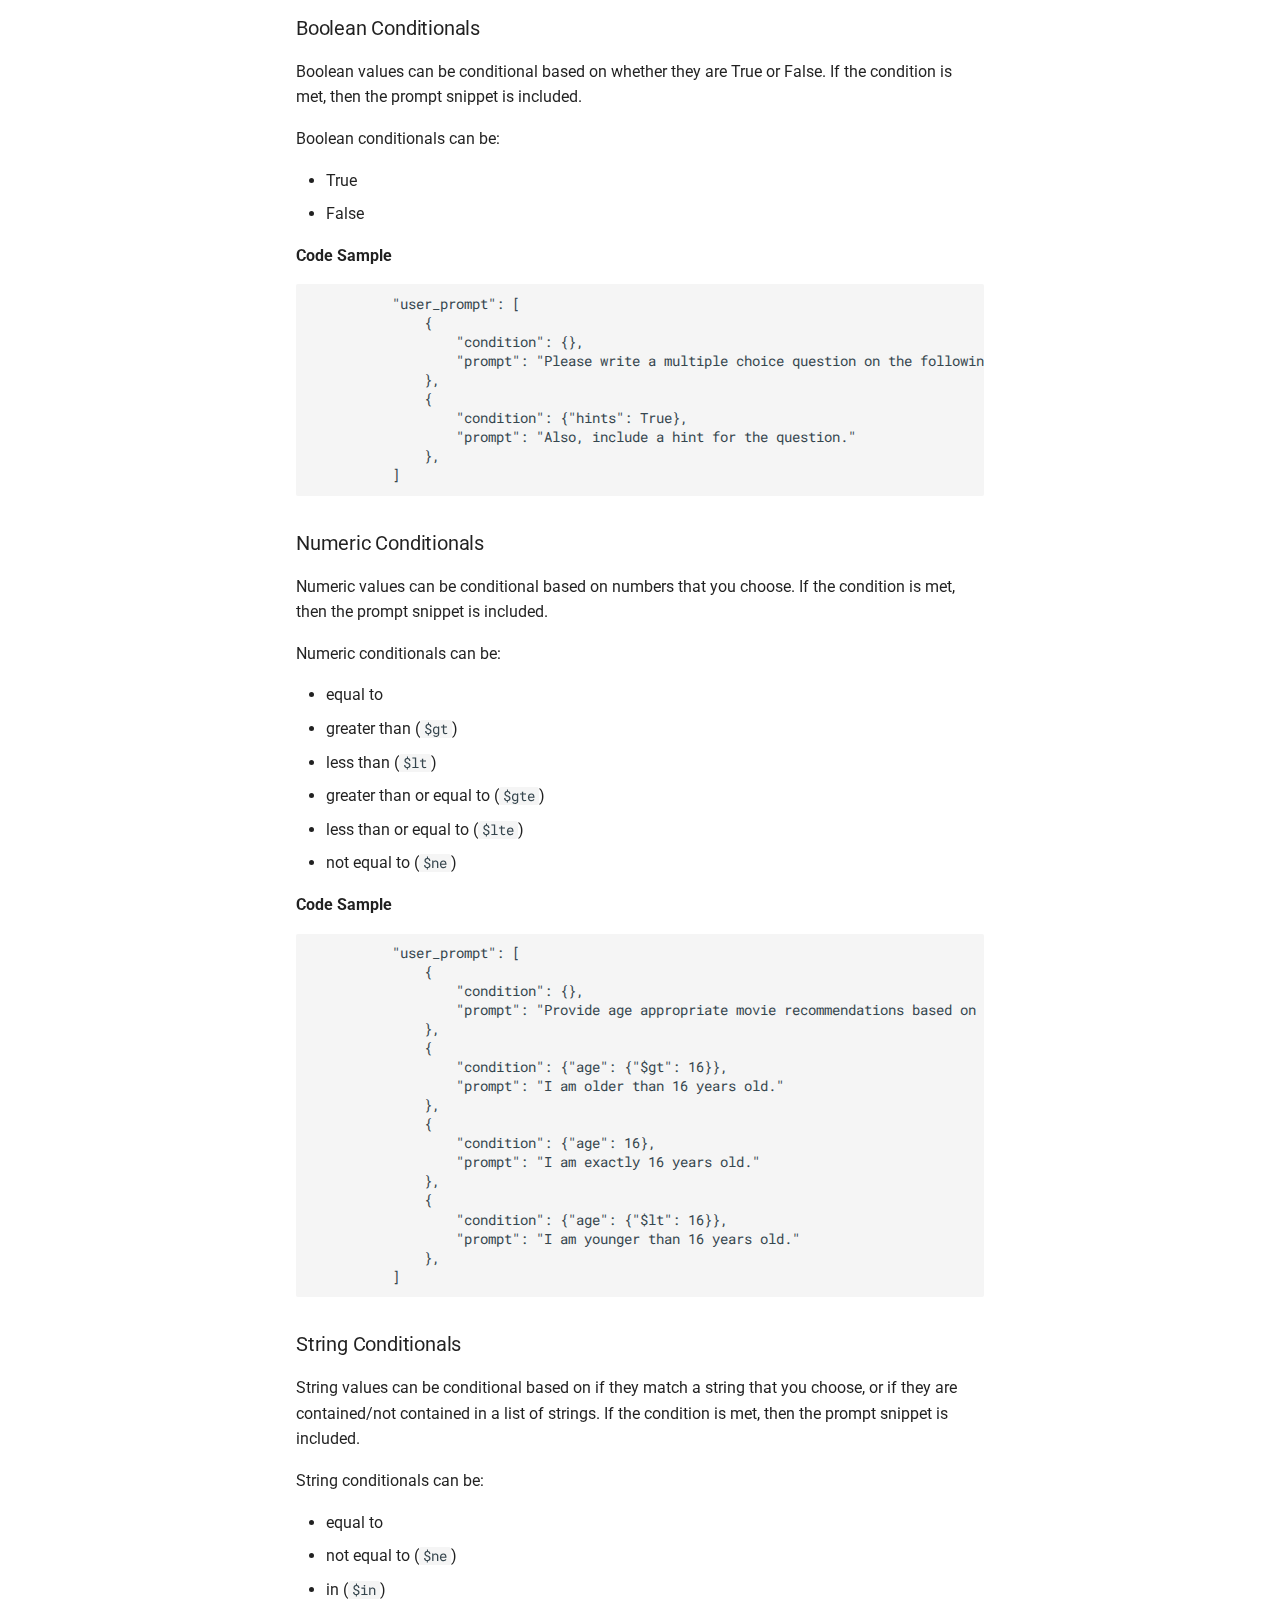
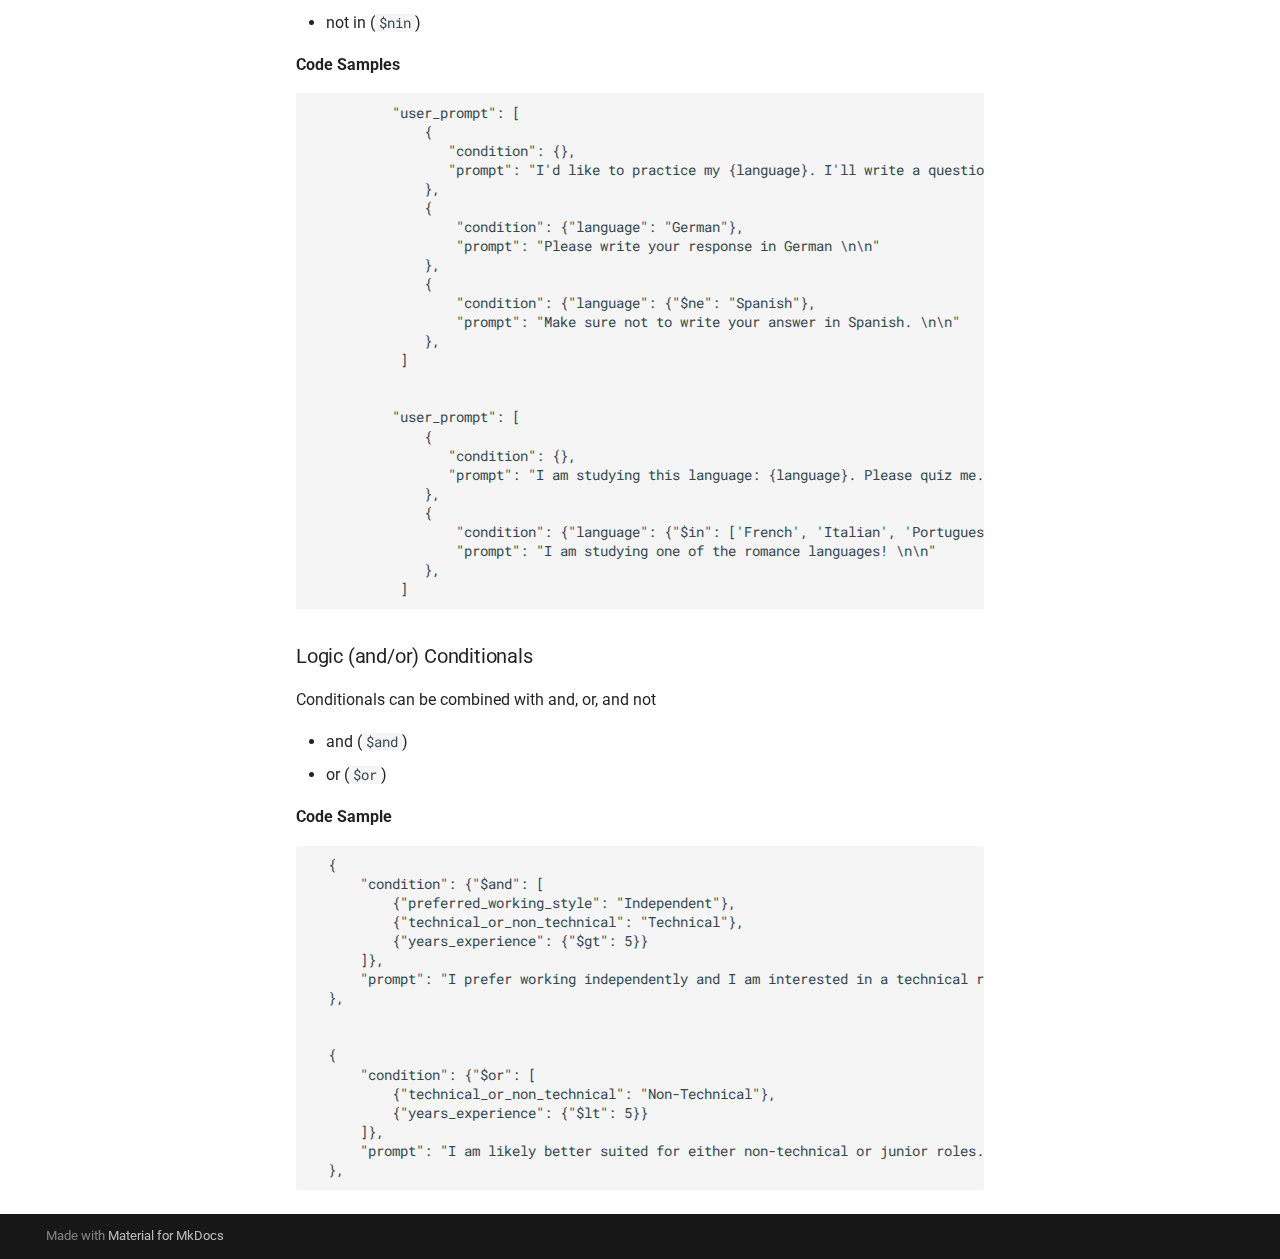
<file: reference_prompts/index.html>
<!doctype html>
<html lang="en" class="no-js">
  <head>
    
      <meta charset="utf-8">
      <meta name="viewport" content="width=device-width,initial-scale=1">
      
      
      
        <link rel="canonical" href="https://github.com/jswope00/AI-MicroApps/reference_prompts/">
      
      
        <link rel="prev" href="../reference_fields/">
      
      
      
      <link rel="icon" href="../img/logo_transparent_bg_sq.png">
      <meta name="generator" content="mkdocs-1.6.1, mkdocs-material-9.5.44">
    
    
      
        <title>Prompts - AI MicroApps Docs</title>
      
    
    
      <link rel="stylesheet" href="../assets/stylesheets/main.0253249f.min.css">
      
        
        <link rel="stylesheet" href="../assets/stylesheets/palette.06af60db.min.css">
      
      


    
    
      
    
    
      
        
        
        <link rel="preconnect" href="https://fonts.gstatic.com" crossorigin>
        <link rel="stylesheet" href="https://fonts.googleapis.com/css?family=Roboto:300,300i,400,400i,700,700i%7CRoboto+Mono:400,400i,700,700i&display=fallback">
        <style>:root{--md-text-font:"Roboto";--md-code-font:"Roboto Mono"}</style>
      
    
    
      <link rel="stylesheet" href="../stylesheets/extra.css">
    
    <script>__md_scope=new URL("..",location),__md_hash=e=>[...e].reduce(((e,_)=>(e<<5)-e+_.charCodeAt(0)),0),__md_get=(e,_=localStorage,t=__md_scope)=>JSON.parse(_.getItem(t.pathname+"."+e)),__md_set=(e,_,t=localStorage,a=__md_scope)=>{try{t.setItem(a.pathname+"."+e,JSON.stringify(_))}catch(e){}}</script>
    
      

    
    
    
  </head>
  
  
    
    
    
    
    
    <body dir="ltr" data-md-color-scheme="default" data-md-color-primary="custom" data-md-color-accent="custom">
  
    
    <input class="md-toggle" data-md-toggle="drawer" type="checkbox" id="__drawer" autocomplete="off">
    <input class="md-toggle" data-md-toggle="search" type="checkbox" id="__search" autocomplete="off">
    <label class="md-overlay" for="__drawer"></label>
    <div data-md-component="skip">
      
        
        <a href="#prompts" class="md-skip">
          Skip to content
        </a>
      
    </div>
    <div data-md-component="announce">
      
    </div>
    
    
      

  

<header class="md-header md-header--shadow" data-md-component="header">
  <nav class="md-header__inner md-grid" aria-label="Header">
    <a href=".." title="AI MicroApps Docs" class="md-header__button md-logo" aria-label="AI MicroApps Docs" data-md-component="logo">
      
  <img src="../img/logo_green_bg_sq.png" alt="logo">

    </a>
    <label class="md-header__button md-icon" for="__drawer">
      
      <svg xmlns="http://www.w3.org/2000/svg" viewBox="0 0 24 24"><path d="M3 6h18v2H3zm0 5h18v2H3zm0 5h18v2H3z"/></svg>
    </label>
    <div class="md-header__title" data-md-component="header-title">
      <div class="md-header__ellipsis">
        <div class="md-header__topic">
          <span class="md-ellipsis">
            AI MicroApps Docs
          </span>
        </div>
        <div class="md-header__topic" data-md-component="header-topic">
          <span class="md-ellipsis">
            
              Prompts
            
          </span>
        </div>
      </div>
    </div>
    
      
    
    
    
    
      <label class="md-header__button md-icon" for="__search">
        
        <svg xmlns="http://www.w3.org/2000/svg" viewBox="0 0 24 24"><path d="M9.5 3A6.5 6.5 0 0 1 16 9.5c0 1.61-.59 3.09-1.56 4.23l.27.27h.79l5 5-1.5 1.5-5-5v-.79l-.27-.27A6.52 6.52 0 0 1 9.5 16 6.5 6.5 0 0 1 3 9.5 6.5 6.5 0 0 1 9.5 3m0 2C7 5 5 7 5 9.5S7 14 9.5 14 14 12 14 9.5 12 5 9.5 5"/></svg>
      </label>
      <div class="md-search" data-md-component="search" role="dialog">
  <label class="md-search__overlay" for="__search"></label>
  <div class="md-search__inner" role="search">
    <form class="md-search__form" name="search">
      <input type="text" class="md-search__input" name="query" aria-label="Search" placeholder="Search" autocapitalize="off" autocorrect="off" autocomplete="off" spellcheck="false" data-md-component="search-query" required>
      <label class="md-search__icon md-icon" for="__search">
        
        <svg xmlns="http://www.w3.org/2000/svg" viewBox="0 0 24 24"><path d="M9.5 3A6.5 6.5 0 0 1 16 9.5c0 1.61-.59 3.09-1.56 4.23l.27.27h.79l5 5-1.5 1.5-5-5v-.79l-.27-.27A6.52 6.52 0 0 1 9.5 16 6.5 6.5 0 0 1 3 9.5 6.5 6.5 0 0 1 9.5 3m0 2C7 5 5 7 5 9.5S7 14 9.5 14 14 12 14 9.5 12 5 9.5 5"/></svg>
        
        <svg xmlns="http://www.w3.org/2000/svg" viewBox="0 0 24 24"><path d="M20 11v2H8l5.5 5.5-1.42 1.42L4.16 12l7.92-7.92L13.5 5.5 8 11z"/></svg>
      </label>
      <nav class="md-search__options" aria-label="Search">
        
        <button type="reset" class="md-search__icon md-icon" title="Clear" aria-label="Clear" tabindex="-1">
          
          <svg xmlns="http://www.w3.org/2000/svg" viewBox="0 0 24 24"><path d="M19 6.41 17.59 5 12 10.59 6.41 5 5 6.41 10.59 12 5 17.59 6.41 19 12 13.41 17.59 19 19 17.59 13.41 12z"/></svg>
        </button>
      </nav>
      
    </form>
    <div class="md-search__output">
      <div class="md-search__scrollwrap" tabindex="0" data-md-scrollfix>
        <div class="md-search-result" data-md-component="search-result">
          <div class="md-search-result__meta">
            Initializing search
          </div>
          <ol class="md-search-result__list" role="presentation"></ol>
        </div>
      </div>
    </div>
  </div>
</div>
    
    
      <div class="md-header__source">
        <a href="https://github.com/jswope00/AI-MicroApps" title="Go to repository" class="md-source" data-md-component="source">
  <div class="md-source__icon md-icon">
    
    <svg xmlns="http://www.w3.org/2000/svg" viewBox="0 0 448 512"><!--! Font Awesome Free 6.6.0 by @fontawesome - https://fontawesome.com License - https://fontawesome.com/license/free (Icons: CC BY 4.0, Fonts: SIL OFL 1.1, Code: MIT License) Copyright 2024 Fonticons, Inc.--><path d="M439.55 236.05 244 40.45a28.87 28.87 0 0 0-40.81 0l-40.66 40.63 51.52 51.52c27.06-9.14 52.68 16.77 43.39 43.68l49.66 49.66c34.23-11.8 61.18 31 35.47 56.69-26.49 26.49-70.21-2.87-56-37.34L240.22 199v121.85c25.3 12.54 22.26 41.85 9.08 55a34.34 34.34 0 0 1-48.55 0c-17.57-17.6-11.07-46.91 11.25-56v-123c-20.8-8.51-24.6-30.74-18.64-45L142.57 101 8.45 235.14a28.86 28.86 0 0 0 0 40.81l195.61 195.6a28.86 28.86 0 0 0 40.8 0l194.69-194.69a28.86 28.86 0 0 0 0-40.81"/></svg>
  </div>
  <div class="md-source__repository">
    jswope00/AI-MicroApps
  </div>
</a>
      </div>
    
  </nav>
  
</header>
    
    <div class="md-container" data-md-component="container">
      
      
        
          
        
      
      <main class="md-main" data-md-component="main">
        <div class="md-main__inner md-grid">
          
            
              
              <div class="md-sidebar md-sidebar--primary" data-md-component="sidebar" data-md-type="navigation" >
                <div class="md-sidebar__scrollwrap">
                  <div class="md-sidebar__inner">
                    



<nav class="md-nav md-nav--primary" aria-label="Navigation" data-md-level="0">
  <label class="md-nav__title" for="__drawer">
    <a href=".." title="AI MicroApps Docs" class="md-nav__button md-logo" aria-label="AI MicroApps Docs" data-md-component="logo">
      
  <img src="../img/logo_green_bg_sq.png" alt="logo">

    </a>
    AI MicroApps Docs
  </label>
  
    <div class="md-nav__source">
      <a href="https://github.com/jswope00/AI-MicroApps" title="Go to repository" class="md-source" data-md-component="source">
  <div class="md-source__icon md-icon">
    
    <svg xmlns="http://www.w3.org/2000/svg" viewBox="0 0 448 512"><!--! Font Awesome Free 6.6.0 by @fontawesome - https://fontawesome.com License - https://fontawesome.com/license/free (Icons: CC BY 4.0, Fonts: SIL OFL 1.1, Code: MIT License) Copyright 2024 Fonticons, Inc.--><path d="M439.55 236.05 244 40.45a28.87 28.87 0 0 0-40.81 0l-40.66 40.63 51.52 51.52c27.06-9.14 52.68 16.77 43.39 43.68l49.66 49.66c34.23-11.8 61.18 31 35.47 56.69-26.49 26.49-70.21-2.87-56-37.34L240.22 199v121.85c25.3 12.54 22.26 41.85 9.08 55a34.34 34.34 0 0 1-48.55 0c-17.57-17.6-11.07-46.91 11.25-56v-123c-20.8-8.51-24.6-30.74-18.64-45L142.57 101 8.45 235.14a28.86 28.86 0 0 0 0 40.81l195.61 195.6a28.86 28.86 0 0 0 40.8 0l194.69-194.69a28.86 28.86 0 0 0 0-40.81"/></svg>
  </div>
  <div class="md-source__repository">
    jswope00/AI-MicroApps
  </div>
</a>
    </div>
  
  <ul class="md-nav__list" data-md-scrollfix>
    
      
      
  
  
  
  
    <li class="md-nav__item">
      <a href=".." class="md-nav__link">
        
  
  <span class="md-ellipsis">
    Home
  </span>
  

      </a>
    </li>
  

    
      
      
  
  
  
  
    <li class="md-nav__item">
      <a href="../quickstart/" class="md-nav__link">
        
  
  <span class="md-ellipsis">
    Quickstart
  </span>
  

      </a>
    </li>
  

    
      
      
  
  
  
  
    
    
    
      
        
        
      
    
    
    <li class="md-nav__item md-nav__item--section md-nav__item--nested">
      
        
        
        <input class="md-nav__toggle md-toggle " type="checkbox" id="__nav_3" >
        
          
          <label class="md-nav__link" for="__nav_3" id="__nav_3_label" tabindex="">
            
  
  <span class="md-ellipsis">
    Building
  </span>
  

            <span class="md-nav__icon md-icon"></span>
          </label>
        
        <nav class="md-nav" data-md-level="1" aria-labelledby="__nav_3_label" aria-expanded="false">
          <label class="md-nav__title" for="__nav_3">
            <span class="md-nav__icon md-icon"></span>
            Building
          </label>
          <ul class="md-nav__list" data-md-scrollfix>
            
              
                
  
  
  
  
    <li class="md-nav__item">
      <a href="../build_online/" class="md-nav__link">
        
  
  <span class="md-ellipsis">
    Build from Github
  </span>
  

      </a>
    </li>
  

              
            
              
                
  
  
  
  
    <li class="md-nav__item">
      <a href="../build_local/" class="md-nav__link">
        
  
  <span class="md-ellipsis">
    Build from Local
  </span>
  

      </a>
    </li>
  

              
            
          </ul>
        </nav>
      
    </li>
  

    
      
      
  
  
  
  
    <li class="md-nav__item">
      <a href="../deploy/" class="md-nav__link">
        
  
  <span class="md-ellipsis">
    Deploy
  </span>
  

      </a>
    </li>
  

    
      
      
  
  
    
  
  
  
    
    
    
      
        
        
      
    
    
    <li class="md-nav__item md-nav__item--active md-nav__item--section md-nav__item--nested">
      
        
        
        <input class="md-nav__toggle md-toggle " type="checkbox" id="__nav_5" checked>
        
          
          <label class="md-nav__link" for="__nav_5" id="__nav_5_label" tabindex="">
            
  
  <span class="md-ellipsis">
    References
  </span>
  

            <span class="md-nav__icon md-icon"></span>
          </label>
        
        <nav class="md-nav" data-md-level="1" aria-labelledby="__nav_5_label" aria-expanded="true">
          <label class="md-nav__title" for="__nav_5">
            <span class="md-nav__icon md-icon"></span>
            References
          </label>
          <ul class="md-nav__list" data-md-scrollfix>
            
              
                
  
  
  
  
    <li class="md-nav__item">
      <a href="../concept_phases_fields_runs/" class="md-nav__link">
        
  
  <span class="md-ellipsis">
    MicroApps
  </span>
  

      </a>
    </li>
  

              
            
              
                
  
  
  
  
    <li class="md-nav__item">
      <a href="../reference_phases/" class="md-nav__link">
        
  
  <span class="md-ellipsis">
    Phases
  </span>
  

      </a>
    </li>
  

              
            
              
                
  
  
  
  
    <li class="md-nav__item">
      <a href="../reference_fields/" class="md-nav__link">
        
  
  <span class="md-ellipsis">
    Fields
  </span>
  

      </a>
    </li>
  

              
            
              
                
  
  
    
  
  
  
    <li class="md-nav__item md-nav__item--active">
      
      <input class="md-nav__toggle md-toggle" type="checkbox" id="__toc">
      
      
        
      
      
        <label class="md-nav__link md-nav__link--active" for="__toc">
          
  
  <span class="md-ellipsis">
    Prompts
  </span>
  

          <span class="md-nav__icon md-icon"></span>
        </label>
      
      <a href="./" class="md-nav__link md-nav__link--active">
        
  
  <span class="md-ellipsis">
    Prompts
  </span>
  

      </a>
      
        

<nav class="md-nav md-nav--secondary" aria-label="Table of contents">
  
  
  
    
  
  
    <label class="md-nav__title" for="__toc">
      <span class="md-nav__icon md-icon"></span>
      Table of contents
    </label>
    <ul class="md-nav__list" data-md-component="toc" data-md-scrollfix>
      
        <li class="md-nav__item">
  <a href="#basic-prompt" class="md-nav__link">
    <span class="md-ellipsis">
      Basic Prompt
    </span>
  </a>
  
</li>
      
        <li class="md-nav__item">
  <a href="#system-prompt" class="md-nav__link">
    <span class="md-ellipsis">
      System Prompt
    </span>
  </a>
  
</li>
      
        <li class="md-nav__item">
  <a href="#phase-instructions" class="md-nav__link">
    <span class="md-ellipsis">
      Phase Instructions
    </span>
  </a>
  
</li>
      
        <li class="md-nav__item">
  <a href="#conditional-prompts" class="md-nav__link">
    <span class="md-ellipsis">
      Conditional Prompts
    </span>
  </a>
  
    <nav class="md-nav" aria-label="Conditional Prompts">
      <ul class="md-nav__list">
        
          <li class="md-nav__item">
  <a href="#boolean-conditionals" class="md-nav__link">
    <span class="md-ellipsis">
      Boolean Conditionals
    </span>
  </a>
  
</li>
        
          <li class="md-nav__item">
  <a href="#numeric-conditionals" class="md-nav__link">
    <span class="md-ellipsis">
      Numeric Conditionals
    </span>
  </a>
  
</li>
        
          <li class="md-nav__item">
  <a href="#string-conditionals" class="md-nav__link">
    <span class="md-ellipsis">
      String Conditionals
    </span>
  </a>
  
</li>
        
          <li class="md-nav__item">
  <a href="#logic-andor-conditionals" class="md-nav__link">
    <span class="md-ellipsis">
      Logic (and/or) Conditionals
    </span>
  </a>
  
</li>
        
      </ul>
    </nav>
  
</li>
      
    </ul>
  
</nav>
      
    </li>
  

              
            
          </ul>
        </nav>
      
    </li>
  

    
  </ul>
</nav>
                  </div>
                </div>
              </div>
            
            
              
              <div class="md-sidebar md-sidebar--secondary" data-md-component="sidebar" data-md-type="toc" >
                <div class="md-sidebar__scrollwrap">
                  <div class="md-sidebar__inner">
                    

<nav class="md-nav md-nav--secondary" aria-label="Table of contents">
  
  
  
    
  
  
    <label class="md-nav__title" for="__toc">
      <span class="md-nav__icon md-icon"></span>
      Table of contents
    </label>
    <ul class="md-nav__list" data-md-component="toc" data-md-scrollfix>
      
        <li class="md-nav__item">
  <a href="#basic-prompt" class="md-nav__link">
    <span class="md-ellipsis">
      Basic Prompt
    </span>
  </a>
  
</li>
      
        <li class="md-nav__item">
  <a href="#system-prompt" class="md-nav__link">
    <span class="md-ellipsis">
      System Prompt
    </span>
  </a>
  
</li>
      
        <li class="md-nav__item">
  <a href="#phase-instructions" class="md-nav__link">
    <span class="md-ellipsis">
      Phase Instructions
    </span>
  </a>
  
</li>
      
        <li class="md-nav__item">
  <a href="#conditional-prompts" class="md-nav__link">
    <span class="md-ellipsis">
      Conditional Prompts
    </span>
  </a>
  
    <nav class="md-nav" aria-label="Conditional Prompts">
      <ul class="md-nav__list">
        
          <li class="md-nav__item">
  <a href="#boolean-conditionals" class="md-nav__link">
    <span class="md-ellipsis">
      Boolean Conditionals
    </span>
  </a>
  
</li>
        
          <li class="md-nav__item">
  <a href="#numeric-conditionals" class="md-nav__link">
    <span class="md-ellipsis">
      Numeric Conditionals
    </span>
  </a>
  
</li>
        
          <li class="md-nav__item">
  <a href="#string-conditionals" class="md-nav__link">
    <span class="md-ellipsis">
      String Conditionals
    </span>
  </a>
  
</li>
        
          <li class="md-nav__item">
  <a href="#logic-andor-conditionals" class="md-nav__link">
    <span class="md-ellipsis">
      Logic (and/or) Conditionals
    </span>
  </a>
  
</li>
        
      </ul>
    </nav>
  
</li>
      
    </ul>
  
</nav>
                  </div>
                </div>
              </div>
            
          
          
            <div class="md-content" data-md-component="content">
              <article class="md-content__inner md-typeset">
                
                  

  
  


<h1 id="prompts">Prompts<a class="headerlink" href="#prompts" title="Permanent link">&para;</a></h1>
<p>There are several ways to build prompts in AI Microapps. One of the things that makes MicroApps powerful is the ability to adapt prompts on the backend based on user inputs. </p>
<div class="toc">
<ul>
<li><a href="#prompts">Prompts</a><ul>
<li><a href="#basic-prompt">Basic Prompt</a></li>
<li><a href="#system-prompt">System Prompt</a></li>
<li><a href="#phase-instructions">Phase Instructions</a></li>
<li><a href="#conditional-prompts">Conditional Prompts</a><ul>
<li><a href="#boolean-conditionals">Boolean Conditionals</a></li>
<li><a href="#numeric-conditionals">Numeric Conditionals</a></li>
<li><a href="#string-conditionals">String Conditionals</a></li>
<li><a href="#logic-andor-conditionals">Logic (and/or) Conditionals</a></li>
</ul>
</li>
</ul>
</li>
</ul>
</div>
<h2 id="basic-prompt">Basic Prompt<a class="headerlink" href="#basic-prompt" title="Permanent link">&para;</a></h2>
<p>The most basic prompt is a standalone prompt to the AI. </p>
<p>You can include user input by surrounding field names in curly brackets <code>{}</code></p>
<p><strong>Code Sample</strong></p>
<pre><code>"user_prompt": "My name is {name} and I like {activity}. Write a haiku about me and my activity.",
</code></pre>
<h2 id="system-prompt">System Prompt<a class="headerlink" href="#system-prompt" title="Permanent link">&para;</a></h2>
<p>A system prompt is context provided to the AI for every request. You can think about it "setting the tone" for how your AI responds. </p>
<p>System Prompts are their own variable in the app configuration file. They are not part of the PHASES dictionary. </p>
<p><img alt="A system prompt, not part of the PHASES dictionary" src="../img/system_prompt.png" /></p>
<p><strong>Code Sample</strong></p>
<pre><code>  SYSTEM_PROMPT = "You write pedagogically sound Multiple Choice Questions precisely according to user inputs."
</code></pre>
<h2 id="phase-instructions">Phase Instructions<a class="headerlink" href="#phase-instructions" title="Permanent link">&para;</a></h2>
<p>Phase instructions are like phase-specific system prompts. They are extra instructions to the AI that are only provided for that phase. They are a way to provide additional instructions about what you want the AI to do in that step. </p>
<p><strong>Code Sample</strong></p>
<pre><code>  "phase_instructions": "The user will provide you their name. In one sentence only, welcome them by name and end your statement with 'Let's try a friendly debate in order to increase your understanding and fluency in the topic.'",
</code></pre>
<h2 id="conditional-prompts">Conditional Prompts<a class="headerlink" href="#conditional-prompts" title="Permanent link">&para;</a></h2>
<p>The <code>user_prompt</code> can be conditional, i.e. a prompt can depend on what the user input.</p>
<p>Let's look at a simple example. Let's say we want our user to indicate via checkbox whether they want to include hints for a generated multiple choice question. We only want to prompt the AI to include hints if the user asks for them. </p>
<p>This is our configuration: </p>
<pre><code>  PHASES = {
      "phase1": {
          "name": "Generate an MCQ",
          "fields": {
                  "topic": {
                  "type": "text_input",
                  "label": "Choose a topic",
              },
              "hints": {
                  "type": "checkbox",
                  "label": "Include hints?",
              }
          },
          "show_prompt": True,
          "user_prompt": [
              {
                  "condition": {},
                  "prompt": "Please write a multiple choice question on the following topic: {topic}. \n\n",
              },
              {
                  "condition": {"hints": True},
                  "prompt": "Also, include a hint for the question."
              },
          ]
      },
  }
</code></pre>
<p>And this is the rendered app when the user does not want hints: </p>
<p><img alt="MCQ with No Hint" src="../img/mcq_no_hint.png" /></p>
<p>And here is the app again with the "hints" box checked. Note the change in the prompt. </p>
<p><img alt="MCQ with Hint" src="../img/mcq_with_hint.png" /></p>
<h3 id="boolean-conditionals">Boolean Conditionals<a class="headerlink" href="#boolean-conditionals" title="Permanent link">&para;</a></h3>
<p>Boolean values can be conditional based on whether they are True or False. If the condition is met, then the prompt snippet is included.  </p>
<p>Boolean conditionals can be: </p>
<ul>
<li>True</li>
<li>False</li>
</ul>
<p><strong>Code Sample</strong></p>
<pre><code>          "user_prompt": [
              {
                  "condition": {},
                  "prompt": "Please write a multiple choice question on the following topic: {topic}. \n\n",
              },
              {
                  "condition": {"hints": True},
                  "prompt": "Also, include a hint for the question."
              },
          ]
</code></pre>
<h3 id="numeric-conditionals">Numeric Conditionals<a class="headerlink" href="#numeric-conditionals" title="Permanent link">&para;</a></h3>
<p>Numeric values can be conditional based on numbers that you choose. If the condition is met, then the prompt snippet is included.  </p>
<p>Numeric conditionals can be: </p>
<ul>
<li>equal to </li>
<li>greater than (<code>$gt</code>)</li>
<li>less than (<code>$lt</code>)</li>
<li>greater than or equal to (<code>$gte</code>)</li>
<li>less than or equal to (<code>$lte</code>)</li>
<li>not equal to (<code>$ne</code>)</li>
</ul>
<p><strong>Code Sample</strong></p>
<pre><code>          "user_prompt": [
              {
                  "condition": {},
                  "prompt": "Provide age appropriate movie recommendations based on my age \n\n",
              },
              {
                  "condition": {"age": {"$gt": 16}},
                  "prompt": "I am older than 16 years old."
              },
              {
                  "condition": {"age": 16},
                  "prompt": "I am exactly 16 years old."
              },
              {
                  "condition": {"age": {"$lt": 16}},
                  "prompt": "I am younger than 16 years old."
              },
          ]
</code></pre>
<h3 id="string-conditionals">String Conditionals<a class="headerlink" href="#string-conditionals" title="Permanent link">&para;</a></h3>
<p>String values can be conditional based on if they match a string that you choose, or if they are contained/not contained in a list of strings. If the condition is met, then the prompt snippet is included.  </p>
<p>String conditionals can be: </p>
<ul>
<li>equal to </li>
<li>not equal to (<code>$ne</code>)</li>
<li>in (<code>$in</code>)</li>
<li>not in (<code>$nin</code>)</li>
</ul>
<p><strong>Code Samples</strong></p>
<pre><code>          "user_prompt": [
              {
                 "condition": {},
                 "prompt": "I'd like to practice my {language}. I'll write a question in English and you answer the question. \n\n",
              },            
              {
                  "condition": {"language": "German"},
                  "prompt": "Please write your response in German \n\n"
              },
              {
                  "condition": {"language": {"$ne": "Spanish"},
                  "prompt": "Make sure not to write your answer in Spanish. \n\n"
              },
           ]


          "user_prompt": [
              {
                 "condition": {},
                 "prompt": "I am studying this language: {language}. Please quiz me. ",
              },            
              {
                  "condition": {"language": {"$in": ['French', 'Italian', 'Portuguese', 'Spanish', 'Romanian']}},
                  "prompt": "I am studying one of the romance languages! \n\n"
              },
           ]
</code></pre>
<h3 id="logic-andor-conditionals">Logic (and/or) Conditionals<a class="headerlink" href="#logic-andor-conditionals" title="Permanent link">&para;</a></h3>
<p>Conditionals can be combined with and, or, and not</p>
<ul>
<li>and (<code>$and</code>)</li>
<li>or (<code>$or</code>)</li>
</ul>
<p><strong>Code Sample</strong></p>
<pre><code>  {
      "condition": {"$and": [
          {"preferred_working_style": "Independent"},
          {"technical_or_non_technical": "Technical"},
          {"years_experience": {"$gt": 5}}
      ]},
      "prompt": "I prefer working independently and I am interested in a technical role. I am experienced in my field, and I am looking for a career that suits my skills and preferences."
  },


  {
      "condition": {"$or": [
          {"technical_or_non_technical": "Non-Technical"},
          {"years_experience": {"$lt": 5}}
      ]},
      "prompt": "I am likely better suited for either non-technical or junior roles."
  },
</code></pre>












                
              </article>
            </div>
          
          
<script>var target=document.getElementById(location.hash.slice(1));target&&target.name&&(target.checked=target.name.startsWith("__tabbed_"))</script>
        </div>
        
      </main>
      
        <footer class="md-footer">
  
  <div class="md-footer-meta md-typeset">
    <div class="md-footer-meta__inner md-grid">
      <div class="md-copyright">
  
  
    Made with
    <a href="https://squidfunk.github.io/mkdocs-material/" target="_blank" rel="noopener">
      Material for MkDocs
    </a>
  
</div>
      
    </div>
  </div>
</footer>
      
    </div>
    <div class="md-dialog" data-md-component="dialog">
      <div class="md-dialog__inner md-typeset"></div>
    </div>
    
    
    <script id="__config" type="application/json">{"base": "..", "features": ["navigation.sections", "navigation.instant"], "search": "../assets/javascripts/workers/search.6ce7567c.min.js", "translations": {"clipboard.copied": "Copied to clipboard", "clipboard.copy": "Copy to clipboard", "search.result.more.one": "1 more on this page", "search.result.more.other": "# more on this page", "search.result.none": "No matching documents", "search.result.one": "1 matching document", "search.result.other": "# matching documents", "search.result.placeholder": "Type to start searching", "search.result.term.missing": "Missing", "select.version": "Select version"}}</script>
    
    
      <script src="../assets/javascripts/bundle.83f73b43.min.js"></script>
      
    
  </body>
</html>
</file>
<file: stylesheets/extra.css>
:root {
  --md-primary-fg-color:        #215962;
}


.navbar.bg-primary {
    background-image: none;
}


.bg-primary {
    --bs-bg-opacity: 1;
    background-color: #215962 !important;
}
</file>
<file: assets/stylesheets/main.0253249f.min.css>
@charset "UTF-8";html{-webkit-text-size-adjust:none;-moz-text-size-adjust:none;text-size-adjust:none;box-sizing:border-box}*,:after,:before{box-sizing:inherit}@media (prefers-reduced-motion){*,:after,:before{transition:none!important}}body{margin:0}a,button,input,label{-webkit-tap-highlight-color:transparent}a{color:inherit;text-decoration:none}hr{border:0;box-sizing:initial;display:block;height:.05rem;overflow:visible;padding:0}small{font-size:80%}sub,sup{line-height:1em}img{border-style:none}table{border-collapse:initial;border-spacing:0}td,th{font-weight:400;vertical-align:top}button{background:#0000;border:0;font-family:inherit;font-size:inherit;margin:0;padding:0}input{border:0;outline:none}:root{--md-primary-fg-color:#4051b5;--md-primary-fg-color--light:#5d6cc0;--md-primary-fg-color--dark:#303fa1;--md-primary-bg-color:#fff;--md-primary-bg-color--light:#ffffffb3;--md-accent-fg-color:#526cfe;--md-accent-fg-color--transparent:#526cfe1a;--md-accent-bg-color:#fff;--md-accent-bg-color--light:#ffffffb3}[data-md-color-scheme=default]{color-scheme:light}[data-md-color-scheme=default] img[src$="#gh-dark-mode-only"],[data-md-color-scheme=default] img[src$="#only-dark"]{display:none}:root,[data-md-color-scheme=default]{--md-hue:225deg;--md-default-fg-color:#000000de;--md-default-fg-color--light:#0000008a;--md-default-fg-color--lighter:#00000052;--md-default-fg-color--lightest:#00000012;--md-default-bg-color:#fff;--md-default-bg-color--light:#ffffffb3;--md-default-bg-color--lighter:#ffffff4d;--md-default-bg-color--lightest:#ffffff1f;--md-code-fg-color:#36464e;--md-code-bg-color:#f5f5f5;--md-code-hl-color:#4287ff;--md-code-hl-color--light:#4287ff1a;--md-code-hl-number-color:#d52a2a;--md-code-hl-special-color:#db1457;--md-code-hl-function-color:#a846b9;--md-code-hl-constant-color:#6e59d9;--md-code-hl-keyword-color:#3f6ec6;--md-code-hl-string-color:#1c7d4d;--md-code-hl-name-color:var(--md-code-fg-color);--md-code-hl-operator-color:var(--md-default-fg-color--light);--md-code-hl-punctuation-color:var(--md-default-fg-color--light);--md-code-hl-comment-color:var(--md-default-fg-color--light);--md-code-hl-generic-color:var(--md-default-fg-color--light);--md-code-hl-variable-color:var(--md-default-fg-color--light);--md-typeset-color:var(--md-default-fg-color);--md-typeset-a-color:var(--md-primary-fg-color);--md-typeset-del-color:#f5503d26;--md-typeset-ins-color:#0bd57026;--md-typeset-kbd-color:#fafafa;--md-typeset-kbd-accent-color:#fff;--md-typeset-kbd-border-color:#b8b8b8;--md-typeset-mark-color:#ffff0080;--md-typeset-table-color:#0000001f;--md-typeset-table-color--light:rgba(0,0,0,.035);--md-admonition-fg-color:var(--md-default-fg-color);--md-admonition-bg-color:var(--md-default-bg-color);--md-warning-fg-color:#000000de;--md-warning-bg-color:#ff9;--md-footer-fg-color:#fff;--md-footer-fg-color--light:#ffffffb3;--md-footer-fg-color--lighter:#ffffff73;--md-footer-bg-color:#000000de;--md-footer-bg-color--dark:#00000052;--md-shadow-z1:0 0.2rem 0.5rem #0000000d,0 0 0.05rem #0000001a;--md-shadow-z2:0 0.2rem 0.5rem #0000001a,0 0 0.05rem #00000040;--md-shadow-z3:0 0.2rem 0.5rem #0003,0 0 0.05rem #00000059}.md-icon svg{fill:currentcolor;display:block;height:1.2rem;width:1.2rem}body{-webkit-font-smoothing:antialiased;-moz-osx-font-smoothing:grayscale;--md-text-font-family:var(--md-text-font,_),-apple-system,BlinkMacSystemFont,Helvetica,Arial,sans-serif;--md-code-font-family:var(--md-code-font,_),SFMono-Regular,Consolas,Menlo,monospace}aside,body,input{font-feature-settings:"kern","liga";color:var(--md-typeset-color);font-family:var(--md-text-font-family)}code,kbd,pre{font-feature-settings:"kern";font-family:var(--md-code-font-family)}:root{--md-typeset-table-sort-icon:url('data:image/svg+xml;charset=utf-8,<svg xmlns="http://www.w3.org/2000/svg" viewBox="0 0 24 24"><path d="m18 21-4-4h3V7h-3l4-4 4 4h-3v10h3M2 19v-2h10v2M2 13v-2h7v2M2 7V5h4v2z"/></svg>');--md-typeset-table-sort-icon--asc:url('data:image/svg+xml;charset=utf-8,<svg xmlns="http://www.w3.org/2000/svg" viewBox="0 0 24 24"><path d="M19 17h3l-4 4-4-4h3V3h2M2 17h10v2H2M6 5v2H2V5m0 6h7v2H2z"/></svg>');--md-typeset-table-sort-icon--desc:url('data:image/svg+xml;charset=utf-8,<svg xmlns="http://www.w3.org/2000/svg" viewBox="0 0 24 24"><path d="M19 7h3l-4-4-4 4h3v14h2M2 17h10v2H2M6 5v2H2V5m0 6h7v2H2z"/></svg>')}.md-typeset{-webkit-print-color-adjust:exact;color-adjust:exact;font-size:.8rem;line-height:1.6}@media print{.md-typeset{font-size:.68rem}}.md-typeset blockquote,.md-typeset dl,.md-typeset figure,.md-typeset ol,.md-typeset pre,.md-typeset ul{margin-bottom:1em;margin-top:1em}.md-typeset h1{color:var(--md-default-fg-color--light);font-size:2em;line-height:1.3;margin:0 0 1.25em}.md-typeset h1,.md-typeset h2{font-weight:300;letter-spacing:-.01em}.md-typeset h2{font-size:1.5625em;line-height:1.4;margin:1.6em 0 .64em}.md-typeset h3{font-size:1.25em;font-weight:400;letter-spacing:-.01em;line-height:1.5;margin:1.6em 0 .8em}.md-typeset h2+h3{margin-top:.8em}.md-typeset h4{font-weight:700;letter-spacing:-.01em;margin:1em 0}.md-typeset h5,.md-typeset h6{color:var(--md-default-fg-color--light);font-size:.8em;font-weight:700;letter-spacing:-.01em;margin:1.25em 0}.md-typeset h5{text-transform:uppercase}.md-typeset hr{border-bottom:.05rem solid var(--md-default-fg-color--lightest);display:flow-root;margin:1.5em 0}.md-typeset a{color:var(--md-typeset-a-color);word-break:break-word}.md-typeset a,.md-typeset a:before{transition:color 125ms}.md-typeset a:focus,.md-typeset a:hover{color:var(--md-accent-fg-color)}.md-typeset a:focus code,.md-typeset a:hover code{background-color:var(--md-accent-fg-color--transparent)}.md-typeset a code{color:currentcolor;transition:background-color 125ms}.md-typeset a.focus-visible{outline-color:var(--md-accent-fg-color);outline-offset:.2rem}.md-typeset code,.md-typeset kbd,.md-typeset pre{color:var(--md-code-fg-color);direction:ltr;font-variant-ligatures:none}@media print{.md-typeset code,.md-typeset kbd,.md-typeset pre{white-space:pre-wrap}}.md-typeset code{background-color:var(--md-code-bg-color);border-radius:.1rem;-webkit-box-decoration-break:clone;box-decoration-break:clone;font-size:.85em;padding:0 .2941176471em;word-break:break-word}.md-typeset code:not(.focus-visible){-webkit-tap-highlight-color:transparent;outline:none}.md-typeset pre{display:flow-root;line-height:1.4;position:relative}.md-typeset pre>code{-webkit-box-decoration-break:slice;box-decoration-break:slice;box-shadow:none;display:block;margin:0;outline-color:var(--md-accent-fg-color);overflow:auto;padding:.7720588235em 1.1764705882em;scrollbar-color:var(--md-default-fg-color--lighter) #0000;scrollbar-width:thin;touch-action:auto;word-break:normal}.md-typeset pre>code:hover{scrollbar-color:var(--md-accent-fg-color) #0000}.md-typeset pre>code::-webkit-scrollbar{height:.2rem;width:.2rem}.md-typeset pre>code::-webkit-scrollbar-thumb{background-color:var(--md-default-fg-color--lighter)}.md-typeset pre>code::-webkit-scrollbar-thumb:hover{background-color:var(--md-accent-fg-color)}.md-typeset kbd{background-color:var(--md-typeset-kbd-color);border-radius:.1rem;box-shadow:0 .1rem 0 .05rem var(--md-typeset-kbd-border-color),0 .1rem 0 var(--md-typeset-kbd-border-color),0 -.1rem .2rem var(--md-typeset-kbd-accent-color) inset;color:var(--md-default-fg-color);display:inline-block;font-size:.75em;padding:0 .6666666667em;vertical-align:text-top;word-break:break-word}.md-typeset mark{background-color:var(--md-typeset-mark-color);-webkit-box-decoration-break:clone;box-decoration-break:clone;color:inherit;word-break:break-word}.md-typeset abbr{border-bottom:.05rem dotted var(--md-default-fg-color--light);cursor:help;text-decoration:none}.md-typeset small{opacity:.75}[dir=ltr] .md-typeset sub,[dir=ltr] .md-typeset sup{margin-left:.078125em}[dir=rtl] .md-typeset sub,[dir=rtl] .md-typeset sup{margin-right:.078125em}[dir=ltr] .md-typeset blockquote{padding-left:.6rem}[dir=rtl] .md-typeset blockquote{padding-right:.6rem}[dir=ltr] .md-typeset blockquote{border-left:.2rem solid var(--md-default-fg-color--lighter)}[dir=rtl] .md-typeset blockquote{border-right:.2rem solid var(--md-default-fg-color--lighter)}.md-typeset blockquote{color:var(--md-default-fg-color--light);margin-left:0;margin-right:0}.md-typeset ul{list-style-type:disc}.md-typeset ul[type]{list-style-type:revert-layer}[dir=ltr] .md-typeset ol,[dir=ltr] .md-typeset ul{margin-left:.625em}[dir=rtl] .md-typeset ol,[dir=rtl] .md-typeset ul{margin-right:.625em}.md-typeset ol,.md-typeset ul{padding:0}.md-typeset ol:not([hidden]),.md-typeset ul:not([hidden]){display:flow-root}.md-typeset ol ol,.md-typeset ul ol{list-style-type:lower-alpha}.md-typeset ol ol ol,.md-typeset ul ol ol{list-style-type:lower-roman}.md-typeset ol ol ol ol,.md-typeset ul ol ol ol{list-style-type:upper-alpha}.md-typeset ol ol ol ol ol,.md-typeset ul ol ol ol ol{list-style-type:upper-roman}.md-typeset ol[type],.md-typeset ul[type]{list-style-type:revert-layer}[dir=ltr] .md-typeset ol li,[dir=ltr] .md-typeset ul li{margin-left:1.25em}[dir=rtl] .md-typeset ol li,[dir=rtl] .md-typeset ul li{margin-right:1.25em}.md-typeset ol li,.md-typeset ul li{margin-bottom:.5em}.md-typeset ol li blockquote,.md-typeset ol li p,.md-typeset ul li blockquote,.md-typeset ul li p{margin:.5em 0}.md-typeset ol li:last-child,.md-typeset ul li:last-child{margin-bottom:0}[dir=ltr] .md-typeset ol li ol,[dir=ltr] .md-typeset ol li ul,[dir=ltr] .md-typeset ul li ol,[dir=ltr] .md-typeset ul li ul{margin-left:.625em}[dir=rtl] .md-typeset ol li ol,[dir=rtl] .md-typeset ol li ul,[dir=rtl] .md-typeset ul li ol,[dir=rtl] .md-typeset ul li ul{margin-right:.625em}.md-typeset ol li ol,.md-typeset ol li ul,.md-typeset ul li ol,.md-typeset ul li ul{margin-bottom:.5em;margin-top:.5em}[dir=ltr] .md-typeset dd{margin-left:1.875em}[dir=rtl] .md-typeset dd{margin-right:1.875em}.md-typeset dd{margin-bottom:1.5em;margin-top:1em}.md-typeset img,.md-typeset svg,.md-typeset video{height:auto;max-width:100%}.md-typeset img[align=left]{margin:1em 1em 1em 0}.md-typeset img[align=right]{margin:1em 0 1em 1em}.md-typeset img[align]:only-child{margin-top:0}.md-typeset figure{display:flow-root;margin:1em auto;max-width:100%;text-align:center;width:-moz-fit-content;width:fit-content}.md-typeset figure img{display:block;margin:0 auto}.md-typeset figcaption{font-style:italic;margin:1em auto;max-width:24rem}.md-typeset iframe{max-width:100%}.md-typeset table:not([class]){background-color:var(--md-default-bg-color);border:.05rem solid var(--md-typeset-table-color);border-radius:.1rem;display:inline-block;font-size:.64rem;max-width:100%;overflow:auto;touch-action:auto}@media print{.md-typeset table:not([class]){display:table}}.md-typeset table:not([class])+*{margin-top:1.5em}.md-typeset table:not([class]) td>:first-child,.md-typeset table:not([class]) th>:first-child{margin-top:0}.md-typeset table:not([class]) td>:last-child,.md-typeset table:not([class]) th>:last-child{margin-bottom:0}.md-typeset table:not([class]) td:not([align]),.md-typeset table:not([class]) th:not([align]){text-align:left}[dir=rtl] .md-typeset table:not([class]) td:not([align]),[dir=rtl] .md-typeset table:not([class]) th:not([align]){text-align:right}.md-typeset table:not([class]) th{font-weight:700;min-width:5rem;padding:.9375em 1.25em;vertical-align:top}.md-typeset table:not([class]) td{border-top:.05rem solid var(--md-typeset-table-color);padding:.9375em 1.25em;vertical-align:top}.md-typeset table:not([class]) tbody tr{transition:background-color 125ms}.md-typeset table:not([class]) tbody tr:hover{background-color:var(--md-typeset-table-color--light);box-shadow:0 .05rem 0 var(--md-default-bg-color) inset}.md-typeset table:not([class]) a{word-break:normal}.md-typeset table th[role=columnheader]{cursor:pointer}[dir=ltr] .md-typeset table th[role=columnheader]:after{margin-left:.5em}[dir=rtl] .md-typeset table th[role=columnheader]:after{margin-right:.5em}.md-typeset table th[role=columnheader]:after{content:"";display:inline-block;height:1.2em;-webkit-mask-image:var(--md-typeset-table-sort-icon);mask-image:var(--md-typeset-table-sort-icon);-webkit-mask-repeat:no-repeat;mask-repeat:no-repeat;-webkit-mask-size:contain;mask-size:contain;transition:background-color 125ms;vertical-align:text-bottom;width:1.2em}.md-typeset table th[role=columnheader]:hover:after{background-color:var(--md-default-fg-color--lighter)}.md-typeset table th[role=columnheader][aria-sort=ascending]:after{background-color:var(--md-default-fg-color--light);-webkit-mask-image:var(--md-typeset-table-sort-icon--asc);mask-image:var(--md-typeset-table-sort-icon--asc)}.md-typeset table th[role=columnheader][aria-sort=descending]:after{background-color:var(--md-default-fg-color--light);-webkit-mask-image:var(--md-typeset-table-sort-icon--desc);mask-image:var(--md-typeset-table-sort-icon--desc)}.md-typeset__scrollwrap{margin:1em -.8rem;overflow-x:auto;touch-action:auto}.md-typeset__table{display:inline-block;margin-bottom:.5em;padding:0 .8rem}@media print{.md-typeset__table{display:block}}html .md-typeset__table table{display:table;margin:0;overflow:hidden;width:100%}@media screen and (max-width:44.984375em){.md-content__inner>pre{margin:1em -.8rem}.md-content__inner>pre code{border-radius:0}}.md-typeset .md-author{border-radius:100%;display:block;flex-shrink:0;height:1.6rem;overflow:hidden;position:relative;transition:color 125ms,transform 125ms;width:1.6rem}.md-typeset .md-author img{display:block}.md-typeset .md-author--more{background:var(--md-default-fg-color--lightest);color:var(--md-default-fg-color--lighter);font-size:.6rem;font-weight:700;line-height:1.6rem;text-align:center}.md-typeset .md-author--long{height:2.4rem;width:2.4rem}.md-typeset a.md-author{transform:scale(1)}.md-typeset a.md-author img{border-radius:100%;filter:grayscale(100%) opacity(75%);transition:filter 125ms}.md-typeset a.md-author:focus,.md-typeset a.md-author:hover{transform:scale(1.1);z-index:1}.md-typeset a.md-author:focus img,.md-typeset a.md-author:hover img{filter:grayscale(0)}.md-banner{background-color:var(--md-footer-bg-color);color:var(--md-footer-fg-color);overflow:auto}@media print{.md-banner{display:none}}.md-banner--warning{background-color:var(--md-warning-bg-color);color:var(--md-warning-fg-color)}.md-banner__inner{font-size:.7rem;margin:.6rem auto;padding:0 .8rem}[dir=ltr] .md-banner__button{float:right}[dir=rtl] .md-banner__button{float:left}.md-banner__button{color:inherit;cursor:pointer;transition:opacity .25s}.no-js .md-banner__button{display:none}.md-banner__button:hover{opacity:.7}html{font-size:125%;height:100%;overflow-x:hidden}@media screen and (min-width:100em){html{font-size:137.5%}}@media screen and (min-width:125em){html{font-size:150%}}body{background-color:var(--md-default-bg-color);display:flex;flex-direction:column;font-size:.5rem;min-height:100%;position:relative;width:100%}@media print{body{display:block}}@media screen and (max-width:59.984375em){body[data-md-scrolllock]{position:fixed}}.md-grid{margin-left:auto;margin-right:auto;max-width:61rem}.md-container{display:flex;flex-direction:column;flex-grow:1}@media print{.md-container{display:block}}.md-main{flex-grow:1}.md-main__inner{display:flex;height:100%;margin-top:1.5rem}.md-ellipsis{overflow:hidden;text-overflow:ellipsis}.md-toggle{display:none}.md-option{height:0;opacity:0;position:absolute;width:0}.md-option:checked+label:not([hidden]){display:block}.md-option.focus-visible+label{outline-color:var(--md-accent-fg-color);outline-style:auto}.md-skip{background-color:var(--md-default-fg-color);border-radius:.1rem;color:var(--md-default-bg-color);font-size:.64rem;margin:.5rem;opacity:0;outline-color:var(--md-accent-fg-color);padding:.3rem .5rem;position:fixed;transform:translateY(.4rem);z-index:-1}.md-skip:focus{opacity:1;transform:translateY(0);transition:transform .25s cubic-bezier(.4,0,.2,1),opacity 175ms 75ms;z-index:10}@page{margin:25mm}:root{--md-clipboard-icon:url('data:image/svg+xml;charset=utf-8,<svg xmlns="http://www.w3.org/2000/svg" viewBox="0 0 24 24"><path d="M19 21H8V7h11m0-2H8a2 2 0 0 0-2 2v14a2 2 0 0 0 2 2h11a2 2 0 0 0 2-2V7a2 2 0 0 0-2-2m-3-4H4a2 2 0 0 0-2 2v14h2V3h12z"/></svg>')}.md-clipboard{border-radius:.1rem;color:var(--md-default-fg-color--lightest);cursor:pointer;height:1.5em;outline-color:var(--md-accent-fg-color);outline-offset:.1rem;position:absolute;right:.5em;top:.5em;transition:color .25s;width:1.5em;z-index:1}@media print{.md-clipboard{display:none}}.md-clipboard:not(.focus-visible){-webkit-tap-highlight-color:transparent;outline:none}:hover>.md-clipboard{color:var(--md-default-fg-color--light)}.md-clipboard:focus,.md-clipboard:hover{color:var(--md-accent-fg-color)}.md-clipboard:after{background-color:currentcolor;content:"";display:block;height:1.125em;margin:0 auto;-webkit-mask-image:var(--md-clipboard-icon);mask-image:var(--md-clipboard-icon);-webkit-mask-position:center;mask-position:center;-webkit-mask-repeat:no-repeat;mask-repeat:no-repeat;-webkit-mask-size:contain;mask-size:contain;width:1.125em}.md-clipboard--inline{cursor:pointer}.md-clipboard--inline code{transition:color .25s,background-color .25s}.md-clipboard--inline:focus code,.md-clipboard--inline:hover code{background-color:var(--md-accent-fg-color--transparent);color:var(--md-accent-fg-color)}.md-typeset .md-code__content{display:grid}@keyframes consent{0%{opacity:0;transform:translateY(100%)}to{opacity:1;transform:translateY(0)}}@keyframes overlay{0%{opacity:0}to{opacity:1}}.md-consent__overlay{animation:overlay .25s both;-webkit-backdrop-filter:blur(.1rem);backdrop-filter:blur(.1rem);background-color:#0000008a;height:100%;opacity:1;position:fixed;top:0;width:100%;z-index:5}.md-consent__inner{animation:consent .5s cubic-bezier(.1,.7,.1,1) both;background-color:var(--md-default-bg-color);border:0;border-radius:.1rem;bottom:0;box-shadow:0 0 .2rem #0000001a,0 .2rem .4rem #0003;max-height:100%;overflow:auto;padding:0;position:fixed;width:100%;z-index:5}.md-consent__form{padding:.8rem}.md-consent__settings{display:none;margin:1em 0}input:checked+.md-consent__settings{display:block}.md-consent__controls{margin-bottom:.8rem}.md-typeset .md-consent__controls .md-button{display:inline}@media screen and (max-width:44.984375em){.md-typeset .md-consent__controls .md-button{display:block;margin-top:.4rem;text-align:center;width:100%}}.md-consent label{cursor:pointer}.md-content{flex-grow:1;min-width:0}.md-content__inner{margin:0 .8rem 1.2rem;padding-top:.6rem}@media screen and (min-width:76.25em){[dir=ltr] .md-sidebar--primary:not([hidden])~.md-content>.md-content__inner{margin-left:1.2rem}[dir=ltr] .md-sidebar--secondary:not([hidden])~.md-content>.md-content__inner,[dir=rtl] .md-sidebar--primary:not([hidden])~.md-content>.md-content__inner{margin-right:1.2rem}[dir=rtl] .md-sidebar--secondary:not([hidden])~.md-content>.md-content__inner{margin-left:1.2rem}}.md-content__inner:before{content:"";display:block;height:.4rem}.md-content__inner>:last-child{margin-bottom:0}[dir=ltr] .md-content__button{float:right}[dir=rtl] .md-content__button{float:left}[dir=ltr] .md-content__button{margin-left:.4rem}[dir=rtl] .md-content__button{margin-right:.4rem}.md-content__button{margin:.4rem 0;padding:0}@media print{.md-content__button{display:none}}.md-typeset .md-content__button{color:var(--md-default-fg-color--lighter)}.md-content__button svg{display:inline;vertical-align:top}[dir=rtl] .md-content__button svg{transform:scaleX(-1)}[dir=ltr] .md-dialog{right:.8rem}[dir=rtl] .md-dialog{left:.8rem}.md-dialog{background-color:var(--md-default-fg-color);border-radius:.1rem;bottom:.8rem;box-shadow:var(--md-shadow-z3);min-width:11.1rem;opacity:0;padding:.4rem .6rem;pointer-events:none;position:fixed;transform:translateY(100%);transition:transform 0ms .4s,opacity .4s;z-index:4}@media print{.md-dialog{display:none}}.md-dialog--active{opacity:1;pointer-events:auto;transform:translateY(0);transition:transform .4s cubic-bezier(.075,.85,.175,1),opacity .4s}.md-dialog__inner{color:var(--md-default-bg-color);font-size:.7rem}.md-feedback{margin:2em 0 1em;text-align:center}.md-feedback fieldset{border:none;margin:0;padding:0}.md-feedback__title{font-weight:700;margin:1em auto}.md-feedback__inner{position:relative}.md-feedback__list{display:flex;flex-wrap:wrap;place-content:baseline center;position:relative}.md-feedback__list:hover .md-icon:not(:disabled){color:var(--md-default-fg-color--lighter)}:disabled .md-feedback__list{min-height:1.8rem}.md-feedback__icon{color:var(--md-default-fg-color--light);cursor:pointer;flex-shrink:0;margin:0 .1rem;transition:color 125ms}.md-feedback__icon:not(:disabled).md-icon:hover{color:var(--md-accent-fg-color)}.md-feedback__icon:disabled{color:var(--md-default-fg-color--lightest);pointer-events:none}.md-feedback__note{opacity:0;position:relative;transform:translateY(.4rem);transition:transform .4s cubic-bezier(.1,.7,.1,1),opacity .15s}.md-feedback__note>*{margin:0 auto;max-width:16rem}:disabled .md-feedback__note{opacity:1;transform:translateY(0)}@media print{.md-feedback{display:none}}.md-footer{background-color:var(--md-footer-bg-color);color:var(--md-footer-fg-color)}@media print{.md-footer{display:none}}.md-footer__inner{justify-content:space-between;overflow:auto;padding:.2rem}.md-footer__inner:not([hidden]){display:flex}.md-footer__link{align-items:end;display:flex;flex-grow:0.01;margin-bottom:.4rem;margin-top:1rem;max-width:100%;outline-color:var(--md-accent-fg-color);overflow:hidden;transition:opacity .25s}.md-footer__link:focus,.md-footer__link:hover{opacity:.7}[dir=rtl] .md-footer__link svg{transform:scaleX(-1)}@media screen and (max-width:44.984375em){.md-footer__link--prev{flex-shrink:0}.md-footer__link--prev .md-footer__title{display:none}}[dir=ltr] .md-footer__link--next{margin-left:auto}[dir=rtl] .md-footer__link--next{margin-right:auto}.md-footer__link--next{text-align:right}[dir=rtl] .md-footer__link--next{text-align:left}.md-footer__title{flex-grow:1;font-size:.9rem;margin-bottom:.7rem;max-width:calc(100% - 2.4rem);padding:0 1rem;white-space:nowrap}.md-footer__button{margin:.2rem;padding:.4rem}.md-footer__direction{font-size:.64rem;opacity:.7}.md-footer-meta{background-color:var(--md-footer-bg-color--dark)}.md-footer-meta__inner{display:flex;flex-wrap:wrap;justify-content:space-between;padding:.2rem}html .md-footer-meta.md-typeset a{color:var(--md-footer-fg-color--light)}html .md-footer-meta.md-typeset a:focus,html .md-footer-meta.md-typeset a:hover{color:var(--md-footer-fg-color)}.md-copyright{color:var(--md-footer-fg-color--lighter);font-size:.64rem;margin:auto .6rem;padding:.4rem 0;width:100%}@media screen and (min-width:45em){.md-copyright{width:auto}}.md-copyright__highlight{color:var(--md-footer-fg-color--light)}.md-social{display:inline-flex;gap:.2rem;margin:0 .4rem;padding:.2rem 0 .6rem}@media screen and (min-width:45em){.md-social{padding:.6rem 0}}.md-social__link{display:inline-block;height:1.6rem;text-align:center;width:1.6rem}.md-social__link:before{line-height:1.9}.md-social__link svg{fill:currentcolor;max-height:.8rem;vertical-align:-25%}.md-typeset .md-button{border:.1rem solid;border-radius:.1rem;color:var(--md-primary-fg-color);cursor:pointer;display:inline-block;font-weight:700;padding:.625em 2em;transition:color 125ms,background-color 125ms,border-color 125ms}.md-typeset .md-button--primary{background-color:var(--md-primary-fg-color);border-color:var(--md-primary-fg-color);color:var(--md-primary-bg-color)}.md-typeset .md-button:focus,.md-typeset .md-button:hover{background-color:var(--md-accent-fg-color);border-color:var(--md-accent-fg-color);color:var(--md-accent-bg-color)}[dir=ltr] .md-typeset .md-input{border-top-left-radius:.1rem}[dir=ltr] .md-typeset .md-input,[dir=rtl] .md-typeset .md-input{border-top-right-radius:.1rem}[dir=rtl] .md-typeset .md-input{border-top-left-radius:.1rem}.md-typeset .md-input{border-bottom:.1rem solid var(--md-default-fg-color--lighter);box-shadow:var(--md-shadow-z1);font-size:.8rem;height:1.8rem;padding:0 .6rem;transition:border .25s,box-shadow .25s}.md-typeset .md-input:focus,.md-typeset .md-input:hover{border-bottom-color:var(--md-accent-fg-color);box-shadow:var(--md-shadow-z2)}.md-typeset .md-input--stretch{width:100%}.md-header{background-color:var(--md-primary-fg-color);box-shadow:0 0 .2rem #0000,0 .2rem .4rem #0000;color:var(--md-primary-bg-color);display:block;left:0;position:sticky;right:0;top:0;z-index:4}@media print{.md-header{display:none}}.md-header[hidden]{transform:translateY(-100%);transition:transform .25s cubic-bezier(.8,0,.6,1),box-shadow .25s}.md-header--shadow{box-shadow:0 0 .2rem #0000001a,0 .2rem .4rem #0003;transition:transform .25s cubic-bezier(.1,.7,.1,1),box-shadow .25s}.md-header__inner{align-items:center;display:flex;padding:0 .2rem}.md-header__button{color:currentcolor;cursor:pointer;margin:.2rem;outline-color:var(--md-accent-fg-color);padding:.4rem;position:relative;transition:opacity .25s;vertical-align:middle;z-index:1}.md-header__button:hover{opacity:.7}.md-header__button:not([hidden]){display:inline-block}.md-header__button:not(.focus-visible){-webkit-tap-highlight-color:transparent;outline:none}.md-header__button.md-logo{margin:.2rem;padding:.4rem}@media screen and (max-width:76.234375em){.md-header__button.md-logo{display:none}}.md-header__button.md-logo img,.md-header__button.md-logo svg{fill:currentcolor;display:block;height:1.2rem;width:auto}@media screen and (min-width:60em){.md-header__button[for=__search]{display:none}}.no-js .md-header__button[for=__search]{display:none}[dir=rtl] .md-header__button[for=__search] svg{transform:scaleX(-1)}@media screen and (min-width:76.25em){.md-header__button[for=__drawer]{display:none}}.md-header__topic{display:flex;max-width:100%;position:absolute;transition:transform .4s cubic-bezier(.1,.7,.1,1),opacity .15s;white-space:nowrap}.md-header__topic+.md-header__topic{opacity:0;pointer-events:none;transform:translateX(1.25rem);transition:transform .4s cubic-bezier(1,.7,.1,.1),opacity .15s;z-index:-1}[dir=rtl] .md-header__topic+.md-header__topic{transform:translateX(-1.25rem)}.md-header__topic:first-child{font-weight:700}[dir=ltr] .md-header__title{margin-left:1rem;margin-right:.4rem}[dir=rtl] .md-header__title{margin-left:.4rem;margin-right:1rem}.md-header__title{flex-grow:1;font-size:.9rem;height:2.4rem;line-height:2.4rem}.md-header__title--active .md-header__topic{opacity:0;pointer-events:none;transform:translateX(-1.25rem);transition:transform .4s cubic-bezier(1,.7,.1,.1),opacity .15s;z-index:-1}[dir=rtl] .md-header__title--active .md-header__topic{transform:translateX(1.25rem)}.md-header__title--active .md-header__topic+.md-header__topic{opacity:1;pointer-events:auto;transform:translateX(0);transition:transform .4s cubic-bezier(.1,.7,.1,1),opacity .15s;z-index:0}.md-header__title>.md-header__ellipsis{height:100%;position:relative;width:100%}.md-header__option{display:flex;flex-shrink:0;max-width:100%;transition:max-width 0ms .25s,opacity .25s .25s;white-space:nowrap}[data-md-toggle=search]:checked~.md-header .md-header__option{max-width:0;opacity:0;transition:max-width 0ms,opacity 0ms}.md-header__option>input{bottom:0}.md-header__source{display:none}@media screen and (min-width:60em){[dir=ltr] .md-header__source{margin-left:1rem}[dir=rtl] .md-header__source{margin-right:1rem}.md-header__source{display:block;max-width:11.7rem;width:11.7rem}}@media screen and (min-width:76.25em){[dir=ltr] .md-header__source{margin-left:1.4rem}[dir=rtl] .md-header__source{margin-right:1.4rem}}.md-meta{color:var(--md-default-fg-color--light);font-size:.7rem;line-height:1.3}.md-meta__list{display:inline-flex;flex-wrap:wrap;list-style:none;margin:0;padding:0}.md-meta__item:not(:last-child):after{content:"·";margin-left:.2rem;margin-right:.2rem}.md-meta__link{color:var(--md-typeset-a-color)}.md-meta__link:focus,.md-meta__link:hover{color:var(--md-accent-fg-color)}.md-draft{background-color:#ff1744;border-radius:.125em;color:#fff;display:inline-block;font-weight:700;padding-left:.5714285714em;padding-right:.5714285714em}:root{--md-nav-icon--prev:url('data:image/svg+xml;charset=utf-8,<svg xmlns="http://www.w3.org/2000/svg" viewBox="0 0 24 24"><path d="M20 11v2H8l5.5 5.5-1.42 1.42L4.16 12l7.92-7.92L13.5 5.5 8 11z"/></svg>');--md-nav-icon--next:url('data:image/svg+xml;charset=utf-8,<svg xmlns="http://www.w3.org/2000/svg" viewBox="0 0 24 24"><path d="M8.59 16.58 13.17 12 8.59 7.41 10 6l6 6-6 6z"/></svg>');--md-toc-icon:url('data:image/svg+xml;charset=utf-8,<svg xmlns="http://www.w3.org/2000/svg" viewBox="0 0 24 24"><path d="M3 9h14V7H3zm0 4h14v-2H3zm0 4h14v-2H3zm16 0h2v-2h-2zm0-10v2h2V7zm0 6h2v-2h-2z"/></svg>')}.md-nav{font-size:.7rem;line-height:1.3}.md-nav__title{color:var(--md-default-fg-color--light);display:block;font-weight:700;overflow:hidden;padding:0 .6rem;text-overflow:ellipsis}.md-nav__title .md-nav__button{display:none}.md-nav__title .md-nav__button img{height:100%;width:auto}.md-nav__title .md-nav__button.md-logo img,.md-nav__title .md-nav__button.md-logo svg{fill:currentcolor;display:block;height:2.4rem;max-width:100%;object-fit:contain;width:auto}.md-nav__list{list-style:none;margin:0;padding:0}.md-nav__link{align-items:flex-start;display:flex;gap:.4rem;margin-top:.625em;scroll-snap-align:start;transition:color 125ms}.md-nav__link--passed{color:var(--md-default-fg-color--light)}.md-nav__item .md-nav__link--active,.md-nav__item .md-nav__link--active code{color:var(--md-typeset-a-color)}.md-nav__link .md-ellipsis{position:relative}[dir=ltr] .md-nav__link .md-icon:last-child{margin-left:auto}[dir=rtl] .md-nav__link .md-icon:last-child{margin-right:auto}.md-nav__link svg{fill:currentcolor;flex-shrink:0;height:1.3em;position:relative}.md-nav__link[for]:focus,.md-nav__link[for]:hover,.md-nav__link[href]:focus,.md-nav__link[href]:hover{color:var(--md-accent-fg-color);cursor:pointer}.md-nav__link.focus-visible{outline-color:var(--md-accent-fg-color);outline-offset:.2rem}.md-nav--primary .md-nav__link[for=__toc]{display:none}.md-nav--primary .md-nav__link[for=__toc] .md-icon:after{background-color:currentcolor;display:block;height:100%;-webkit-mask-image:var(--md-toc-icon);mask-image:var(--md-toc-icon);width:100%}.md-nav--primary .md-nav__link[for=__toc]~.md-nav{display:none}.md-nav__container>.md-nav__link{margin-top:0}.md-nav__container>.md-nav__link:first-child{flex-grow:1;min-width:0}.md-nav__icon{flex-shrink:0}.md-nav__source{display:none}@media screen and (max-width:76.234375em){.md-nav--primary,.md-nav--primary .md-nav{background-color:var(--md-default-bg-color);display:flex;flex-direction:column;height:100%;left:0;position:absolute;right:0;top:0;z-index:1}.md-nav--primary .md-nav__item,.md-nav--primary .md-nav__title{font-size:.8rem;line-height:1.5}.md-nav--primary .md-nav__title{background-color:var(--md-default-fg-color--lightest);color:var(--md-default-fg-color--light);cursor:pointer;height:5.6rem;line-height:2.4rem;padding:3rem .8rem .2rem;position:relative;white-space:nowrap}[dir=ltr] .md-nav--primary .md-nav__title .md-nav__icon{left:.4rem}[dir=rtl] .md-nav--primary .md-nav__title .md-nav__icon{right:.4rem}.md-nav--primary .md-nav__title .md-nav__icon{display:block;height:1.2rem;margin:.2rem;position:absolute;top:.4rem;width:1.2rem}.md-nav--primary .md-nav__title .md-nav__icon:after{background-color:currentcolor;content:"";display:block;height:100%;-webkit-mask-image:var(--md-nav-icon--prev);mask-image:var(--md-nav-icon--prev);-webkit-mask-position:center;mask-position:center;-webkit-mask-repeat:no-repeat;mask-repeat:no-repeat;-webkit-mask-size:contain;mask-size:contain;width:100%}.md-nav--primary .md-nav__title~.md-nav__list{background-color:var(--md-default-bg-color);box-shadow:0 .05rem 0 var(--md-default-fg-color--lightest) inset;overflow-y:auto;scroll-snap-type:y mandatory;touch-action:pan-y}.md-nav--primary .md-nav__title~.md-nav__list>:first-child{border-top:0}.md-nav--primary .md-nav__title[for=__drawer]{background-color:var(--md-primary-fg-color);color:var(--md-primary-bg-color);font-weight:700}.md-nav--primary .md-nav__title .md-logo{display:block;left:.2rem;margin:.2rem;padding:.4rem;position:absolute;right:.2rem;top:.2rem}.md-nav--primary .md-nav__list{flex:1}.md-nav--primary .md-nav__item{border-top:.05rem solid var(--md-default-fg-color--lightest)}.md-nav--primary .md-nav__item--active>.md-nav__link{color:var(--md-typeset-a-color)}.md-nav--primary .md-nav__item--active>.md-nav__link:focus,.md-nav--primary .md-nav__item--active>.md-nav__link:hover{color:var(--md-accent-fg-color)}.md-nav--primary .md-nav__link{margin-top:0;padding:.6rem .8rem}.md-nav--primary .md-nav__link svg{margin-top:.1em}.md-nav--primary .md-nav__link>.md-nav__link{padding:0}[dir=ltr] .md-nav--primary .md-nav__link .md-nav__icon{margin-right:-.2rem}[dir=rtl] .md-nav--primary .md-nav__link .md-nav__icon{margin-left:-.2rem}.md-nav--primary .md-nav__link .md-nav__icon{font-size:1.2rem;height:1.2rem;width:1.2rem}.md-nav--primary .md-nav__link .md-nav__icon:after{background-color:currentcolor;content:"";display:block;height:100%;-webkit-mask-image:var(--md-nav-icon--next);mask-image:var(--md-nav-icon--next);-webkit-mask-position:center;mask-position:center;-webkit-mask-repeat:no-repeat;mask-repeat:no-repeat;-webkit-mask-size:contain;mask-size:contain;width:100%}[dir=rtl] .md-nav--primary .md-nav__icon:after{transform:scale(-1)}.md-nav--primary .md-nav--secondary .md-nav{background-color:initial;position:static}[dir=ltr] .md-nav--primary .md-nav--secondary .md-nav .md-nav__link{padding-left:1.4rem}[dir=rtl] .md-nav--primary .md-nav--secondary .md-nav .md-nav__link{padding-right:1.4rem}[dir=ltr] .md-nav--primary .md-nav--secondary .md-nav .md-nav .md-nav__link{padding-left:2rem}[dir=rtl] .md-nav--primary .md-nav--secondary .md-nav .md-nav .md-nav__link{padding-right:2rem}[dir=ltr] .md-nav--primary .md-nav--secondary .md-nav .md-nav .md-nav .md-nav__link{padding-left:2.6rem}[dir=rtl] .md-nav--primary .md-nav--secondary .md-nav .md-nav .md-nav .md-nav__link{padding-right:2.6rem}[dir=ltr] .md-nav--primary .md-nav--secondary .md-nav .md-nav .md-nav .md-nav .md-nav__link{padding-left:3.2rem}[dir=rtl] .md-nav--primary .md-nav--secondary .md-nav .md-nav .md-nav .md-nav .md-nav__link{padding-right:3.2rem}.md-nav--secondary{background-color:initial}.md-nav__toggle~.md-nav{display:flex;opacity:0;transform:translateX(100%);transition:transform .25s cubic-bezier(.8,0,.6,1),opacity 125ms 50ms}[dir=rtl] .md-nav__toggle~.md-nav{transform:translateX(-100%)}.md-nav__toggle:checked~.md-nav{opacity:1;transform:translateX(0);transition:transform .25s cubic-bezier(.4,0,.2,1),opacity 125ms 125ms}.md-nav__toggle:checked~.md-nav>.md-nav__list{-webkit-backface-visibility:hidden;backface-visibility:hidden}}@media screen and (max-width:59.984375em){.md-nav--primary .md-nav__link[for=__toc]{display:flex}.md-nav--primary .md-nav__link[for=__toc] .md-icon:after{content:""}.md-nav--primary .md-nav__link[for=__toc]+.md-nav__link{display:none}.md-nav--primary .md-nav__link[for=__toc]~.md-nav{display:flex}.md-nav__source{background-color:var(--md-primary-fg-color--dark);color:var(--md-primary-bg-color);display:block;padding:0 .2rem}}@media screen and (min-width:60em) and (max-width:76.234375em){.md-nav--integrated .md-nav__link[for=__toc]{display:flex}.md-nav--integrated .md-nav__link[for=__toc] .md-icon:after{content:""}.md-nav--integrated .md-nav__link[for=__toc]+.md-nav__link{display:none}.md-nav--integrated .md-nav__link[for=__toc]~.md-nav{display:flex}}@media screen and (min-width:60em){.md-nav{margin-bottom:-.4rem}.md-nav--secondary .md-nav__title{background:var(--md-default-bg-color);box-shadow:0 0 .4rem .4rem var(--md-default-bg-color);position:sticky;top:0;z-index:1}.md-nav--secondary .md-nav__title[for=__toc]{scroll-snap-align:start}.md-nav--secondary .md-nav__title .md-nav__icon{display:none}[dir=ltr] .md-nav--secondary .md-nav__list{padding-left:.6rem}[dir=rtl] .md-nav--secondary .md-nav__list{padding-right:.6rem}.md-nav--secondary .md-nav__list{padding-bottom:.4rem}[dir=ltr] .md-nav--secondary .md-nav__item>.md-nav__link{margin-right:.4rem}[dir=rtl] .md-nav--secondary .md-nav__item>.md-nav__link{margin-left:.4rem}}@media screen and (min-width:76.25em){.md-nav{margin-bottom:-.4rem;transition:max-height .25s cubic-bezier(.86,0,.07,1)}.md-nav--primary .md-nav__title{background:var(--md-default-bg-color);box-shadow:0 0 .4rem .4rem var(--md-default-bg-color);position:sticky;top:0;z-index:1}.md-nav--primary .md-nav__title[for=__drawer]{scroll-snap-align:start}.md-nav--primary .md-nav__title .md-nav__icon{display:none}[dir=ltr] .md-nav--primary .md-nav__list{padding-left:.6rem}[dir=rtl] .md-nav--primary .md-nav__list{padding-right:.6rem}.md-nav--primary .md-nav__list{padding-bottom:.4rem}[dir=ltr] .md-nav--primary .md-nav__item>.md-nav__link{margin-right:.4rem}[dir=rtl] .md-nav--primary .md-nav__item>.md-nav__link{margin-left:.4rem}.md-nav__toggle~.md-nav{display:grid;grid-template-rows:0fr;opacity:0;transition:grid-template-rows .25s cubic-bezier(.86,0,.07,1),opacity .25s,visibility 0ms .25s;visibility:collapse}.md-nav__toggle~.md-nav>.md-nav__list{overflow:hidden}.md-nav__toggle.md-toggle--indeterminate~.md-nav,.md-nav__toggle:checked~.md-nav{grid-template-rows:1fr;opacity:1;transition:grid-template-rows .25s cubic-bezier(.86,0,.07,1),opacity .15s .1s,visibility 0ms;visibility:visible}.md-nav__toggle.md-toggle--indeterminate~.md-nav{transition:none}.md-nav__item--nested>.md-nav>.md-nav__title{display:none}.md-nav__item--section{display:block;margin:1.25em 0}.md-nav__item--section:last-child{margin-bottom:0}.md-nav__item--section>.md-nav__link{font-weight:700}.md-nav__item--section>.md-nav__link[for]{color:var(--md-default-fg-color--light)}.md-nav__item--section>.md-nav__link:not(.md-nav__container){pointer-events:none}.md-nav__item--section>.md-nav__link .md-icon,.md-nav__item--section>.md-nav__link>[for]{display:none}[dir=ltr] .md-nav__item--section>.md-nav{margin-left:-.6rem}[dir=rtl] .md-nav__item--section>.md-nav{margin-right:-.6rem}.md-nav__item--section>.md-nav{display:block;opacity:1;visibility:visible}.md-nav__item--section>.md-nav>.md-nav__list>.md-nav__item{padding:0}.md-nav__icon{border-radius:100%;height:.9rem;transition:background-color .25s;width:.9rem}.md-nav__icon:hover{background-color:var(--md-accent-fg-color--transparent)}.md-nav__icon:after{background-color:currentcolor;border-radius:100%;content:"";display:inline-block;height:100%;-webkit-mask-image:var(--md-nav-icon--next);mask-image:var(--md-nav-icon--next);-webkit-mask-position:center;mask-position:center;-webkit-mask-repeat:no-repeat;mask-repeat:no-repeat;-webkit-mask-size:contain;mask-size:contain;transition:transform .25s;vertical-align:-.1rem;width:100%}[dir=rtl] .md-nav__icon:after{transform:rotate(180deg)}.md-nav__item--nested .md-nav__toggle:checked~.md-nav__link .md-nav__icon:after,.md-nav__item--nested .md-toggle--indeterminate~.md-nav__link .md-nav__icon:after{transform:rotate(90deg)}.md-nav--lifted>.md-nav__list>.md-nav__item,.md-nav--lifted>.md-nav__title{display:none}.md-nav--lifted>.md-nav__list>.md-nav__item--active{display:block}.md-nav--lifted>.md-nav__list>.md-nav__item--active>.md-nav__link{background:var(--md-default-bg-color);box-shadow:0 0 .4rem .4rem var(--md-default-bg-color);margin-top:0;position:sticky;top:0;z-index:1}.md-nav--lifted>.md-nav__list>.md-nav__item--active>.md-nav__link:not(.md-nav__container){pointer-events:none}.md-nav--lifted>.md-nav__list>.md-nav__item--active.md-nav__item--section{margin:0}[dir=ltr] .md-nav--lifted>.md-nav__list>.md-nav__item>.md-nav:not(.md-nav--secondary){margin-left:-.6rem}[dir=rtl] .md-nav--lifted>.md-nav__list>.md-nav__item>.md-nav:not(.md-nav--secondary){margin-right:-.6rem}.md-nav--lifted>.md-nav__list>.md-nav__item>[for]{color:var(--md-default-fg-color--light)}.md-nav--lifted .md-nav[data-md-level="1"]{grid-template-rows:1fr;opacity:1;visibility:visible}[dir=ltr] .md-nav--integrated>.md-nav__list>.md-nav__item--active .md-nav--secondary{border-left:.05rem solid var(--md-primary-fg-color)}[dir=rtl] .md-nav--integrated>.md-nav__list>.md-nav__item--active .md-nav--secondary{border-right:.05rem solid var(--md-primary-fg-color)}.md-nav--integrated>.md-nav__list>.md-nav__item--active .md-nav--secondary{display:block;margin-bottom:1.25em;opacity:1;visibility:visible}.md-nav--integrated>.md-nav__list>.md-nav__item--active .md-nav--secondary>.md-nav__list{overflow:visible;padding-bottom:0}.md-nav--integrated>.md-nav__list>.md-nav__item--active .md-nav--secondary>.md-nav__title{display:none}}.md-pagination{font-size:.8rem;font-weight:700;gap:.4rem}.md-pagination,.md-pagination>*{align-items:center;display:flex;justify-content:center}.md-pagination>*{border-radius:.2rem;height:1.8rem;min-width:1.8rem;text-align:center}.md-pagination__current{background-color:var(--md-default-fg-color--lightest);color:var(--md-default-fg-color--light)}.md-pagination__link{transition:color 125ms,background-color 125ms}.md-pagination__link:focus,.md-pagination__link:hover{background-color:var(--md-accent-fg-color--transparent);color:var(--md-accent-fg-color)}.md-pagination__link:focus svg,.md-pagination__link:hover svg{color:var(--md-accent-fg-color)}.md-pagination__link.focus-visible{outline-color:var(--md-accent-fg-color);outline-offset:.2rem}.md-pagination__link svg{fill:currentcolor;color:var(--md-default-fg-color--lighter);display:block;max-height:100%;width:1.2rem}.md-post__back{border-bottom:.05rem solid var(--md-default-fg-color--lightest);margin-bottom:1.2rem;padding-bottom:1.2rem}@media screen and (max-width:76.234375em){.md-post__back{display:none}}[dir=rtl] .md-post__back svg{transform:scaleX(-1)}.md-post__authors{display:flex;flex-direction:column;gap:.6rem;margin:0 .6rem 1.2rem}.md-post .md-post__meta a{transition:color 125ms}.md-post .md-post__meta a:focus,.md-post .md-post__meta a:hover{color:var(--md-accent-fg-color)}.md-post__title{color:var(--md-default-fg-color--light);font-weight:700}.md-post--excerpt{margin-bottom:3.2rem}.md-post--excerpt .md-post__header{align-items:center;display:flex;gap:.6rem;min-height:1.6rem}.md-post--excerpt .md-post__authors{align-items:center;display:inline-flex;flex-direction:row;gap:.2rem;margin:0;min-height:2.4rem}[dir=ltr] .md-post--excerpt .md-post__meta .md-meta__list{margin-right:.4rem}[dir=rtl] .md-post--excerpt .md-post__meta .md-meta__list{margin-left:.4rem}.md-post--excerpt .md-post__content>:first-child{--md-scroll-margin:6rem;margin-top:0}.md-post>.md-nav--secondary{margin:1em 0}.md-profile{align-items:center;display:flex;font-size:.7rem;gap:.6rem;line-height:1.4;width:100%}.md-profile__description{flex-grow:1}.md-content--post{display:flex}@media screen and (max-width:76.234375em){.md-content--post{flex-flow:column-reverse}}.md-content--post>.md-content__inner{min-width:0}@media screen and (min-width:76.25em){[dir=ltr] .md-content--post>.md-content__inner{margin-left:1.2rem}[dir=rtl] .md-content--post>.md-content__inner{margin-right:1.2rem}}@media screen and (max-width:76.234375em){.md-sidebar.md-sidebar--post{padding:0;position:static;width:100%}.md-sidebar.md-sidebar--post .md-sidebar__scrollwrap{overflow:visible}.md-sidebar.md-sidebar--post .md-sidebar__inner{padding:0}.md-sidebar.md-sidebar--post .md-post__meta{margin-left:.6rem;margin-right:.6rem}.md-sidebar.md-sidebar--post .md-nav__item{border:none;display:inline}.md-sidebar.md-sidebar--post .md-nav__list{display:inline-flex;flex-wrap:wrap;gap:.6rem;padding-bottom:.6rem;padding-top:.6rem}.md-sidebar.md-sidebar--post .md-nav__link{padding:0}.md-sidebar.md-sidebar--post .md-nav{height:auto;margin-bottom:0;position:static}}:root{--md-progress-value:0;--md-progress-delay:400ms}.md-progress{background:var(--md-primary-bg-color);height:.075rem;opacity:min(clamp(0,var(--md-progress-value),1),clamp(0,100 - var(--md-progress-value),1));position:fixed;top:0;transform:scaleX(calc(var(--md-progress-value)*1%));transform-origin:left;transition:transform .5s cubic-bezier(.19,1,.22,1),opacity .25s var(--md-progress-delay);width:100%;z-index:4}:root{--md-search-result-icon:url('data:image/svg+xml;charset=utf-8,<svg xmlns="http://www.w3.org/2000/svg" viewBox="0 0 24 24"><path d="M14 2H6a2 2 0 0 0-2 2v16a2 2 0 0 0 2 2h7c-.41-.25-.8-.56-1.14-.9-.33-.33-.61-.7-.86-1.1H6V4h7v5h5v1.18c.71.16 1.39.43 2 .82V8zm6.31 16.9c1.33-2.11.69-4.9-1.4-6.22-2.11-1.33-4.91-.68-6.22 1.4-1.34 2.11-.69 4.89 1.4 6.22 1.46.93 3.32.93 4.79.02L22 23.39 23.39 22zm-3.81.1a2.5 2.5 0 0 1-2.5-2.5 2.5 2.5 0 0 1 2.5-2.5 2.5 2.5 0 0 1 2.5 2.5 2.5 2.5 0 0 1-2.5 2.5"/></svg>')}.md-search{position:relative}@media screen and (min-width:60em){.md-search{padding:.2rem 0}}.no-js .md-search{display:none}.md-search__overlay{opacity:0;z-index:1}@media screen and (max-width:59.984375em){[dir=ltr] .md-search__overlay{left:-2.2rem}[dir=rtl] .md-search__overlay{right:-2.2rem}.md-search__overlay{background-color:var(--md-default-bg-color);border-radius:1rem;height:2rem;overflow:hidden;pointer-events:none;position:absolute;top:-1rem;transform-origin:center;transition:transform .3s .1s,opacity .2s .2s;width:2rem}[data-md-toggle=search]:checked~.md-header .md-search__overlay{opacity:1;transition:transform .4s,opacity .1s}}@media screen and (min-width:60em){[dir=ltr] .md-search__overlay{left:0}[dir=rtl] .md-search__overlay{right:0}.md-search__overlay{background-color:#0000008a;cursor:pointer;height:0;position:fixed;top:0;transition:width 0ms .25s,height 0ms .25s,opacity .25s;width:0}[data-md-toggle=search]:checked~.md-header .md-search__overlay{height:200vh;opacity:1;transition:width 0ms,height 0ms,opacity .25s;width:100%}}@media screen and (max-width:29.984375em){[data-md-toggle=search]:checked~.md-header .md-search__overlay{transform:scale(45)}}@media screen and (min-width:30em) and (max-width:44.984375em){[data-md-toggle=search]:checked~.md-header .md-search__overlay{transform:scale(60)}}@media screen and (min-width:45em) and (max-width:59.984375em){[data-md-toggle=search]:checked~.md-header .md-search__overlay{transform:scale(75)}}.md-search__inner{-webkit-backface-visibility:hidden;backface-visibility:hidden}@media screen and (max-width:59.984375em){[dir=ltr] .md-search__inner{left:0}[dir=rtl] .md-search__inner{right:0}.md-search__inner{height:0;opacity:0;overflow:hidden;position:fixed;top:0;transform:translateX(5%);transition:width 0ms .3s,height 0ms .3s,transform .15s cubic-bezier(.4,0,.2,1) .15s,opacity .15s .15s;width:0;z-index:2}[dir=rtl] .md-search__inner{transform:translateX(-5%)}[data-md-toggle=search]:checked~.md-header .md-search__inner{height:100%;opacity:1;transform:translateX(0);transition:width 0ms 0ms,height 0ms 0ms,transform .15s cubic-bezier(.1,.7,.1,1) .15s,opacity .15s .15s;width:100%}}@media screen and (min-width:60em){[dir=ltr] .md-search__inner{float:right}[dir=rtl] .md-search__inner{float:left}.md-search__inner{padding:.1rem 0;position:relative;transition:width .25s cubic-bezier(.1,.7,.1,1);width:11.7rem}}@media screen and (min-width:60em) and (max-width:76.234375em){[data-md-toggle=search]:checked~.md-header .md-search__inner{width:23.4rem}}@media screen and (min-width:76.25em){[data-md-toggle=search]:checked~.md-header .md-search__inner{width:34.4rem}}.md-search__form{background-color:var(--md-default-bg-color);box-shadow:0 0 .6rem #0000;height:2.4rem;position:relative;transition:color .25s,background-color .25s;z-index:2}@media screen and (min-width:60em){.md-search__form{background-color:#00000042;border-radius:.1rem;height:1.8rem}.md-search__form:hover{background-color:#ffffff1f}}[data-md-toggle=search]:checked~.md-header .md-search__form{background-color:var(--md-default-bg-color);border-radius:.1rem .1rem 0 0;box-shadow:0 0 .6rem #00000012;color:var(--md-default-fg-color)}[dir=ltr] .md-search__input{padding-left:3.6rem;padding-right:2.2rem}[dir=rtl] .md-search__input{padding-left:2.2rem;padding-right:3.6rem}.md-search__input{background:#0000;font-size:.9rem;height:100%;position:relative;text-overflow:ellipsis;width:100%;z-index:2}.md-search__input::placeholder{transition:color .25s}.md-search__input::placeholder,.md-search__input~.md-search__icon{color:var(--md-default-fg-color--light)}.md-search__input::-ms-clear{display:none}@media screen and (max-width:59.984375em){.md-search__input{font-size:.9rem;height:2.4rem;width:100%}}@media screen and (min-width:60em){[dir=ltr] .md-search__input{padding-left:2.2rem}[dir=rtl] .md-search__input{padding-right:2.2rem}.md-search__input{color:inherit;font-size:.8rem}.md-search__input::placeholder{color:var(--md-primary-bg-color--light)}.md-search__input+.md-search__icon{color:var(--md-primary-bg-color)}[data-md-toggle=search]:checked~.md-header .md-search__input{text-overflow:clip}[data-md-toggle=search]:checked~.md-header .md-search__input+.md-search__icon{color:var(--md-default-fg-color--light)}[data-md-toggle=search]:checked~.md-header .md-search__input::placeholder{color:#0000}}.md-search__icon{cursor:pointer;display:inline-block;height:1.2rem;transition:color .25s,opacity .25s;width:1.2rem}.md-search__icon:hover{opacity:.7}[dir=ltr] .md-search__icon[for=__search]{left:.5rem}[dir=rtl] .md-search__icon[for=__search]{right:.5rem}.md-search__icon[for=__search]{position:absolute;top:.3rem;z-index:2}[dir=rtl] .md-search__icon[for=__search] svg{transform:scaleX(-1)}@media screen and (max-width:59.984375em){[dir=ltr] .md-search__icon[for=__search]{left:.8rem}[dir=rtl] .md-search__icon[for=__search]{right:.8rem}.md-search__icon[for=__search]{top:.6rem}.md-search__icon[for=__search] svg:first-child{display:none}}@media screen and (min-width:60em){.md-search__icon[for=__search]{pointer-events:none}.md-search__icon[for=__search] svg:last-child{display:none}}[dir=ltr] .md-search__options{right:.5rem}[dir=rtl] .md-search__options{left:.5rem}.md-search__options{pointer-events:none;position:absolute;top:.3rem;z-index:2}@media screen and (max-width:59.984375em){[dir=ltr] .md-search__options{right:.8rem}[dir=rtl] .md-search__options{left:.8rem}.md-search__options{top:.6rem}}[dir=ltr] .md-search__options>.md-icon{margin-left:.2rem}[dir=rtl] .md-search__options>.md-icon{margin-right:.2rem}.md-search__options>.md-icon{color:var(--md-default-fg-color--light);opacity:0;transform:scale(.75);transition:transform .15s cubic-bezier(.1,.7,.1,1),opacity .15s}.md-search__options>.md-icon:not(.focus-visible){-webkit-tap-highlight-color:transparent;outline:none}[data-md-toggle=search]:checked~.md-header .md-search__input:valid~.md-search__options>.md-icon{opacity:1;pointer-events:auto;transform:scale(1)}[data-md-toggle=search]:checked~.md-header .md-search__input:valid~.md-search__options>.md-icon:hover{opacity:.7}[dir=ltr] .md-search__suggest{padding-left:3.6rem;padding-right:2.2rem}[dir=rtl] .md-search__suggest{padding-left:2.2rem;padding-right:3.6rem}.md-search__suggest{align-items:center;color:var(--md-default-fg-color--lighter);display:flex;font-size:.9rem;height:100%;opacity:0;position:absolute;top:0;transition:opacity 50ms;white-space:nowrap;width:100%}@media screen and (min-width:60em){[dir=ltr] .md-search__suggest{padding-left:2.2rem}[dir=rtl] .md-search__suggest{padding-right:2.2rem}.md-search__suggest{font-size:.8rem}}[data-md-toggle=search]:checked~.md-header .md-search__suggest{opacity:1;transition:opacity .3s .1s}[dir=ltr] .md-search__output{border-bottom-left-radius:.1rem}[dir=ltr] .md-search__output,[dir=rtl] .md-search__output{border-bottom-right-radius:.1rem}[dir=rtl] .md-search__output{border-bottom-left-radius:.1rem}.md-search__output{overflow:hidden;position:absolute;width:100%;z-index:1}@media screen and (max-width:59.984375em){.md-search__output{bottom:0;top:2.4rem}}@media screen and (min-width:60em){.md-search__output{opacity:0;top:1.9rem;transition:opacity .4s}[data-md-toggle=search]:checked~.md-header .md-search__output{box-shadow:var(--md-shadow-z3);opacity:1}}.md-search__scrollwrap{-webkit-backface-visibility:hidden;backface-visibility:hidden;background-color:var(--md-default-bg-color);height:100%;overflow-y:auto;touch-action:pan-y}@media (-webkit-max-device-pixel-ratio:1),(max-resolution:1dppx){.md-search__scrollwrap{transform:translateZ(0)}}@media screen and (min-width:60em) and (max-width:76.234375em){.md-search__scrollwrap{width:23.4rem}}@media screen and (min-width:76.25em){.md-search__scrollwrap{width:34.4rem}}@media screen and (min-width:60em){.md-search__scrollwrap{max-height:0;scrollbar-color:var(--md-default-fg-color--lighter) #0000;scrollbar-width:thin}[data-md-toggle=search]:checked~.md-header .md-search__scrollwrap{max-height:75vh}.md-search__scrollwrap:hover{scrollbar-color:var(--md-accent-fg-color) #0000}.md-search__scrollwrap::-webkit-scrollbar{height:.2rem;width:.2rem}.md-search__scrollwrap::-webkit-scrollbar-thumb{background-color:var(--md-default-fg-color--lighter)}.md-search__scrollwrap::-webkit-scrollbar-thumb:hover{background-color:var(--md-accent-fg-color)}}.md-search-result{color:var(--md-default-fg-color);word-break:break-word}.md-search-result__meta{background-color:var(--md-default-fg-color--lightest);color:var(--md-default-fg-color--light);font-size:.64rem;line-height:1.8rem;padding:0 .8rem;scroll-snap-align:start}@media screen and (min-width:60em){[dir=ltr] .md-search-result__meta{padding-left:2.2rem}[dir=rtl] .md-search-result__meta{padding-right:2.2rem}}.md-search-result__list{list-style:none;margin:0;padding:0;-webkit-user-select:none;user-select:none}.md-search-result__item{box-shadow:0 -.05rem var(--md-default-fg-color--lightest)}.md-search-result__item:first-child{box-shadow:none}.md-search-result__link{display:block;outline:none;scroll-snap-align:start;transition:background-color .25s}.md-search-result__link:focus,.md-search-result__link:hover{background-color:var(--md-accent-fg-color--transparent)}.md-search-result__link:last-child p:last-child{margin-bottom:.6rem}.md-search-result__more>summary{cursor:pointer;display:block;outline:none;position:sticky;scroll-snap-align:start;top:0;z-index:1}.md-search-result__more>summary::marker{display:none}.md-search-result__more>summary::-webkit-details-marker{display:none}.md-search-result__more>summary>div{color:var(--md-typeset-a-color);font-size:.64rem;padding:.75em .8rem;transition:color .25s,background-color .25s}@media screen and (min-width:60em){[dir=ltr] .md-search-result__more>summary>div{padding-left:2.2rem}[dir=rtl] .md-search-result__more>summary>div{padding-right:2.2rem}}.md-search-result__more>summary:focus>div,.md-search-result__more>summary:hover>div{background-color:var(--md-accent-fg-color--transparent);color:var(--md-accent-fg-color)}.md-search-result__more[open]>summary{background-color:var(--md-default-bg-color)}.md-search-result__article{overflow:hidden;padding:0 .8rem;position:relative}@media screen and (min-width:60em){[dir=ltr] .md-search-result__article{padding-left:2.2rem}[dir=rtl] .md-search-result__article{padding-right:2.2rem}}[dir=ltr] .md-search-result__icon{left:0}[dir=rtl] .md-search-result__icon{right:0}.md-search-result__icon{color:var(--md-default-fg-color--light);height:1.2rem;margin:.5rem;position:absolute;width:1.2rem}@media screen and (max-width:59.984375em){.md-search-result__icon{display:none}}.md-search-result__icon:after{background-color:currentcolor;content:"";display:inline-block;height:100%;-webkit-mask-image:var(--md-search-result-icon);mask-image:var(--md-search-result-icon);-webkit-mask-position:center;mask-position:center;-webkit-mask-repeat:no-repeat;mask-repeat:no-repeat;-webkit-mask-size:contain;mask-size:contain;width:100%}[dir=rtl] .md-search-result__icon:after{transform:scaleX(-1)}.md-search-result .md-typeset{color:var(--md-default-fg-color--light);font-size:.64rem;line-height:1.6}.md-search-result .md-typeset h1{color:var(--md-default-fg-color);font-size:.8rem;font-weight:400;line-height:1.4;margin:.55rem 0}.md-search-result .md-typeset h1 mark{text-decoration:none}.md-search-result .md-typeset h2{color:var(--md-default-fg-color);font-size:.64rem;font-weight:700;line-height:1.6;margin:.5em 0}.md-search-result .md-typeset h2 mark{text-decoration:none}.md-search-result__terms{color:var(--md-default-fg-color);display:block;font-size:.64rem;font-style:italic;margin:.5em 0}.md-search-result mark{background-color:initial;color:var(--md-accent-fg-color);text-decoration:underline}.md-select{position:relative;z-index:1}.md-select__inner{background-color:var(--md-default-bg-color);border-radius:.1rem;box-shadow:var(--md-shadow-z2);color:var(--md-default-fg-color);left:50%;margin-top:.2rem;max-height:0;opacity:0;position:absolute;top:calc(100% - .2rem);transform:translate3d(-50%,.3rem,0);transition:transform .25s 375ms,opacity .25s .25s,max-height 0ms .5s}.md-select:focus-within .md-select__inner,.md-select:hover .md-select__inner{max-height:10rem;opacity:1;transform:translate3d(-50%,0,0);transition:transform .25s cubic-bezier(.1,.7,.1,1),opacity .25s,max-height 0ms}.md-select__inner:after{border-bottom:.2rem solid #0000;border-bottom-color:var(--md-default-bg-color);border-left:.2rem solid #0000;border-right:.2rem solid #0000;border-top:0;content:"";height:0;left:50%;margin-left:-.2rem;margin-top:-.2rem;position:absolute;top:0;width:0}.md-select__list{border-radius:.1rem;font-size:.8rem;list-style-type:none;margin:0;max-height:inherit;overflow:auto;padding:0}.md-select__item{line-height:1.8rem}[dir=ltr] .md-select__link{padding-left:.6rem;padding-right:1.2rem}[dir=rtl] .md-select__link{padding-left:1.2rem;padding-right:.6rem}.md-select__link{cursor:pointer;display:block;outline:none;scroll-snap-align:start;transition:background-color .25s,color .25s;width:100%}.md-select__link:focus,.md-select__link:hover{color:var(--md-accent-fg-color)}.md-select__link:focus{background-color:var(--md-default-fg-color--lightest)}.md-sidebar{align-self:flex-start;flex-shrink:0;padding:1.2rem 0;position:sticky;top:2.4rem;width:12.1rem}@media print{.md-sidebar{display:none}}@media screen and (max-width:76.234375em){[dir=ltr] .md-sidebar--primary{left:-12.1rem}[dir=rtl] .md-sidebar--primary{right:-12.1rem}.md-sidebar--primary{background-color:var(--md-default-bg-color);display:block;height:100%;position:fixed;top:0;transform:translateX(0);transition:transform .25s cubic-bezier(.4,0,.2,1),box-shadow .25s;width:12.1rem;z-index:5}[data-md-toggle=drawer]:checked~.md-container .md-sidebar--primary{box-shadow:var(--md-shadow-z3);transform:translateX(12.1rem)}[dir=rtl] [data-md-toggle=drawer]:checked~.md-container .md-sidebar--primary{transform:translateX(-12.1rem)}.md-sidebar--primary .md-sidebar__scrollwrap{bottom:0;left:0;margin:0;overflow:hidden;position:absolute;right:0;scroll-snap-type:none;top:0}}@media screen and (min-width:76.25em){.md-sidebar{height:0}.no-js .md-sidebar{height:auto}.md-header--lifted~.md-container .md-sidebar{top:4.8rem}}.md-sidebar--secondary{display:none;order:2}@media screen and (min-width:60em){.md-sidebar--secondary{height:0}.no-js .md-sidebar--secondary{height:auto}.md-sidebar--secondary:not([hidden]){display:block}.md-sidebar--secondary .md-sidebar__scrollwrap{touch-action:pan-y}}.md-sidebar__scrollwrap{scrollbar-gutter:stable;-webkit-backface-visibility:hidden;backface-visibility:hidden;margin:0 .2rem;overflow-y:auto;scrollbar-color:var(--md-default-fg-color--lighter) #0000;scrollbar-width:thin}.md-sidebar__scrollwrap::-webkit-scrollbar{height:.2rem;width:.2rem}.md-sidebar__scrollwrap:focus-within,.md-sidebar__scrollwrap:hover{scrollbar-color:var(--md-accent-fg-color) #0000}.md-sidebar__scrollwrap:focus-within::-webkit-scrollbar-thumb,.md-sidebar__scrollwrap:hover::-webkit-scrollbar-thumb{background-color:var(--md-default-fg-color--lighter)}.md-sidebar__scrollwrap:focus-within::-webkit-scrollbar-thumb:hover,.md-sidebar__scrollwrap:hover::-webkit-scrollbar-thumb:hover{background-color:var(--md-accent-fg-color)}@supports selector(::-webkit-scrollbar){.md-sidebar__scrollwrap{scrollbar-gutter:auto}[dir=ltr] .md-sidebar__inner{padding-right:calc(100% - 11.5rem)}[dir=rtl] .md-sidebar__inner{padding-left:calc(100% - 11.5rem)}}@media screen and (max-width:76.234375em){.md-overlay{background-color:#0000008a;height:0;opacity:0;position:fixed;top:0;transition:width 0ms .25s,height 0ms .25s,opacity .25s;width:0;z-index:5}[data-md-toggle=drawer]:checked~.md-overlay{height:100%;opacity:1;transition:width 0ms,height 0ms,opacity .25s;width:100%}}@keyframes facts{0%{height:0}to{height:.65rem}}@keyframes fact{0%{opacity:0;transform:translateY(100%)}50%{opacity:0}to{opacity:1;transform:translateY(0)}}:root{--md-source-forks-icon:url('data:image/svg+xml;charset=utf-8,<svg xmlns="http://www.w3.org/2000/svg" viewBox="0 0 16 16"><path d="M5 5.372v.878c0 .414.336.75.75.75h4.5a.75.75 0 0 0 .75-.75v-.878a2.25 2.25 0 1 1 1.5 0v.878a2.25 2.25 0 0 1-2.25 2.25h-1.5v2.128a2.251 2.251 0 1 1-1.5 0V8.5h-1.5A2.25 2.25 0 0 1 3.5 6.25v-.878a2.25 2.25 0 1 1 1.5 0M5 3.25a.75.75 0 1 0-1.5 0 .75.75 0 0 0 1.5 0m6.75.75a.75.75 0 1 0 0-1.5.75.75 0 0 0 0 1.5m-3 8.75a.75.75 0 1 0-1.5 0 .75.75 0 0 0 1.5 0"/></svg>');--md-source-repositories-icon:url('data:image/svg+xml;charset=utf-8,<svg xmlns="http://www.w3.org/2000/svg" viewBox="0 0 16 16"><path d="M2 2.5A2.5 2.5 0 0 1 4.5 0h8.75a.75.75 0 0 1 .75.75v12.5a.75.75 0 0 1-.75.75h-2.5a.75.75 0 0 1 0-1.5h1.75v-2h-8a1 1 0 0 0-.714 1.7.75.75 0 1 1-1.072 1.05A2.5 2.5 0 0 1 2 11.5Zm10.5-1h-8a1 1 0 0 0-1 1v6.708A2.5 2.5 0 0 1 4.5 9h8ZM5 12.25a.25.25 0 0 1 .25-.25h3.5a.25.25 0 0 1 .25.25v3.25a.25.25 0 0 1-.4.2l-1.45-1.087a.25.25 0 0 0-.3 0L5.4 15.7a.25.25 0 0 1-.4-.2Z"/></svg>');--md-source-stars-icon:url('data:image/svg+xml;charset=utf-8,<svg xmlns="http://www.w3.org/2000/svg" viewBox="0 0 16 16"><path d="M8 .25a.75.75 0 0 1 .673.418l1.882 3.815 4.21.612a.75.75 0 0 1 .416 1.279l-3.046 2.97.719 4.192a.751.751 0 0 1-1.088.791L8 12.347l-3.766 1.98a.75.75 0 0 1-1.088-.79l.72-4.194L.818 6.374a.75.75 0 0 1 .416-1.28l4.21-.611L7.327.668A.75.75 0 0 1 8 .25m0 2.445L6.615 5.5a.75.75 0 0 1-.564.41l-3.097.45 2.24 2.184a.75.75 0 0 1 .216.664l-.528 3.084 2.769-1.456a.75.75 0 0 1 .698 0l2.77 1.456-.53-3.084a.75.75 0 0 1 .216-.664l2.24-2.183-3.096-.45a.75.75 0 0 1-.564-.41z"/></svg>');--md-source-version-icon:url('data:image/svg+xml;charset=utf-8,<svg xmlns="http://www.w3.org/2000/svg" viewBox="0 0 16 16"><path d="M1 7.775V2.75C1 1.784 1.784 1 2.75 1h5.025c.464 0 .91.184 1.238.513l6.25 6.25a1.75 1.75 0 0 1 0 2.474l-5.026 5.026a1.75 1.75 0 0 1-2.474 0l-6.25-6.25A1.75 1.75 0 0 1 1 7.775m1.5 0c0 .066.026.13.073.177l6.25 6.25a.25.25 0 0 0 .354 0l5.025-5.025a.25.25 0 0 0 0-.354l-6.25-6.25a.25.25 0 0 0-.177-.073H2.75a.25.25 0 0 0-.25.25ZM6 5a1 1 0 1 1 0 2 1 1 0 0 1 0-2"/></svg>')}.md-source{-webkit-backface-visibility:hidden;backface-visibility:hidden;display:block;font-size:.65rem;line-height:1.2;outline-color:var(--md-accent-fg-color);transition:opacity .25s;white-space:nowrap}.md-source:hover{opacity:.7}.md-source__icon{display:inline-block;height:2.4rem;vertical-align:middle;width:2rem}[dir=ltr] .md-source__icon svg{margin-left:.6rem}[dir=rtl] .md-source__icon svg{margin-right:.6rem}.md-source__icon svg{margin-top:.6rem}[dir=ltr] .md-source__icon+.md-source__repository{padding-left:2rem}[dir=rtl] .md-source__icon+.md-source__repository{padding-right:2rem}[dir=ltr] .md-source__icon+.md-source__repository{margin-left:-2rem}[dir=rtl] .md-source__icon+.md-source__repository{margin-right:-2rem}[dir=ltr] .md-source__repository{margin-left:.6rem}[dir=rtl] .md-source__repository{margin-right:.6rem}.md-source__repository{display:inline-block;max-width:calc(100% - 1.2rem);overflow:hidden;text-overflow:ellipsis;vertical-align:middle}.md-source__facts{display:flex;font-size:.55rem;gap:.4rem;list-style-type:none;margin:.1rem 0 0;opacity:.75;overflow:hidden;padding:0;width:100%}.md-source__repository--active .md-source__facts{animation:facts .25s ease-in}.md-source__fact{overflow:hidden;text-overflow:ellipsis}.md-source__repository--active .md-source__fact{animation:fact .4s ease-out}[dir=ltr] .md-source__fact:before{margin-right:.1rem}[dir=rtl] .md-source__fact:before{margin-left:.1rem}.md-source__fact:before{background-color:currentcolor;content:"";display:inline-block;height:.6rem;-webkit-mask-position:center;mask-position:center;-webkit-mask-repeat:no-repeat;mask-repeat:no-repeat;-webkit-mask-size:contain;mask-size:contain;vertical-align:text-top;width:.6rem}.md-source__fact:nth-child(1n+2){flex-shrink:0}.md-source__fact--version:before{-webkit-mask-image:var(--md-source-version-icon);mask-image:var(--md-source-version-icon)}.md-source__fact--stars:before{-webkit-mask-image:var(--md-source-stars-icon);mask-image:var(--md-source-stars-icon)}.md-source__fact--forks:before{-webkit-mask-image:var(--md-source-forks-icon);mask-image:var(--md-source-forks-icon)}.md-source__fact--repositories:before{-webkit-mask-image:var(--md-source-repositories-icon);mask-image:var(--md-source-repositories-icon)}.md-source-file{margin:1em 0}[dir=ltr] .md-source-file__fact{margin-right:.6rem}[dir=rtl] .md-source-file__fact{margin-left:.6rem}.md-source-file__fact{align-items:center;color:var(--md-default-fg-color--light);display:inline-flex;font-size:.68rem;gap:.3rem}.md-source-file__fact .md-icon{flex-shrink:0;margin-bottom:.05rem}[dir=ltr] .md-source-file__fact .md-author{float:left}[dir=rtl] .md-source-file__fact .md-author{float:right}.md-source-file__fact .md-author{margin-right:.2rem}.md-source-file__fact svg{width:.9rem}:root{--md-status:url('data:image/svg+xml;charset=utf-8,<svg xmlns="http://www.w3.org/2000/svg" viewBox="0 0 24 24"><path d="M11 9h2V7h-2m1 13c-4.41 0-8-3.59-8-8s3.59-8 8-8 8 3.59 8 8-3.59 8-8 8m0-18A10 10 0 0 0 2 12a10 10 0 0 0 10 10 10 10 0 0 0 10-10A10 10 0 0 0 12 2m-1 15h2v-6h-2z"/></svg>');--md-status--new:url('data:image/svg+xml;charset=utf-8,<svg xmlns="http://www.w3.org/2000/svg" viewBox="0 0 24 24"><path d="m23 12-2.44-2.78.34-3.68-3.61-.82-1.89-3.18L12 3 8.6 1.54 6.71 4.72l-3.61.81.34 3.68L1 12l2.44 2.78-.34 3.69 3.61.82 1.89 3.18L12 21l3.4 1.46 1.89-3.18 3.61-.82-.34-3.68zm-10 5h-2v-2h2zm0-4h-2V7h2z"/></svg>');--md-status--deprecated:url('data:image/svg+xml;charset=utf-8,<svg xmlns="http://www.w3.org/2000/svg" viewBox="0 0 24 24"><path d="M9 3v1H4v2h1v13a2 2 0 0 0 2 2h10a2 2 0 0 0 2-2V6h1V4h-5V3zm0 5h2v9H9zm4 0h2v9h-2z"/></svg>');--md-status--encrypted:url('data:image/svg+xml;charset=utf-8,<svg xmlns="http://www.w3.org/2000/svg" viewBox="0 0 24 24"><path d="M12 1 3 5v6c0 5.55 3.84 10.74 9 12 5.16-1.26 9-6.45 9-12V5zm0 6c1.4 0 2.8 1.1 2.8 2.5V11c.6 0 1.2.6 1.2 1.3v3.5c0 .6-.6 1.2-1.3 1.2H9.2c-.6 0-1.2-.6-1.2-1.3v-3.5c0-.6.6-1.2 1.2-1.2V9.5C9.2 8.1 10.6 7 12 7m0 1.2c-.8 0-1.5.5-1.5 1.3V11h3V9.5c0-.8-.7-1.3-1.5-1.3"/></svg>')}.md-status:after{background-color:var(--md-default-fg-color--light);content:"";display:inline-block;height:1.125em;-webkit-mask-image:var(--md-status);mask-image:var(--md-status);-webkit-mask-position:center;mask-position:center;-webkit-mask-repeat:no-repeat;mask-repeat:no-repeat;-webkit-mask-size:contain;mask-size:contain;vertical-align:text-bottom;width:1.125em}.md-status:hover:after{background-color:currentcolor}.md-status--new:after{-webkit-mask-image:var(--md-status--new);mask-image:var(--md-status--new)}.md-status--deprecated:after{-webkit-mask-image:var(--md-status--deprecated);mask-image:var(--md-status--deprecated)}.md-status--encrypted:after{-webkit-mask-image:var(--md-status--encrypted);mask-image:var(--md-status--encrypted)}.md-tabs{background-color:var(--md-primary-fg-color);color:var(--md-primary-bg-color);display:block;line-height:1.3;overflow:auto;width:100%;z-index:3}@media print{.md-tabs{display:none}}@media screen and (max-width:76.234375em){.md-tabs{display:none}}.md-tabs[hidden]{pointer-events:none}[dir=ltr] .md-tabs__list{margin-left:.2rem}[dir=rtl] .md-tabs__list{margin-right:.2rem}.md-tabs__list{contain:content;display:flex;list-style:none;margin:0;overflow:auto;padding:0;scrollbar-width:none;white-space:nowrap}.md-tabs__list::-webkit-scrollbar{display:none}.md-tabs__item{height:2.4rem;padding-left:.6rem;padding-right:.6rem}.md-tabs__item--active .md-tabs__link{color:inherit;opacity:1}.md-tabs__link{-webkit-backface-visibility:hidden;backface-visibility:hidden;display:flex;font-size:.7rem;margin-top:.8rem;opacity:.7;outline-color:var(--md-accent-fg-color);outline-offset:.2rem;transition:transform .4s cubic-bezier(.1,.7,.1,1),opacity .25s}.md-tabs__link:focus,.md-tabs__link:hover{color:inherit;opacity:1}[dir=ltr] .md-tabs__link svg{margin-right:.4rem}[dir=rtl] .md-tabs__link svg{margin-left:.4rem}.md-tabs__link svg{fill:currentcolor;height:1.3em}.md-tabs__item:nth-child(2) .md-tabs__link{transition-delay:20ms}.md-tabs__item:nth-child(3) .md-tabs__link{transition-delay:40ms}.md-tabs__item:nth-child(4) .md-tabs__link{transition-delay:60ms}.md-tabs__item:nth-child(5) .md-tabs__link{transition-delay:80ms}.md-tabs__item:nth-child(6) .md-tabs__link{transition-delay:.1s}.md-tabs__item:nth-child(7) .md-tabs__link{transition-delay:.12s}.md-tabs__item:nth-child(8) .md-tabs__link{transition-delay:.14s}.md-tabs__item:nth-child(9) .md-tabs__link{transition-delay:.16s}.md-tabs__item:nth-child(10) .md-tabs__link{transition-delay:.18s}.md-tabs__item:nth-child(11) .md-tabs__link{transition-delay:.2s}.md-tabs__item:nth-child(12) .md-tabs__link{transition-delay:.22s}.md-tabs__item:nth-child(13) .md-tabs__link{transition-delay:.24s}.md-tabs__item:nth-child(14) .md-tabs__link{transition-delay:.26s}.md-tabs__item:nth-child(15) .md-tabs__link{transition-delay:.28s}.md-tabs__item:nth-child(16) .md-tabs__link{transition-delay:.3s}.md-tabs[hidden] .md-tabs__link{opacity:0;transform:translateY(50%);transition:transform 0ms .1s,opacity .1s}:root{--md-tag-icon:url('data:image/svg+xml;charset=utf-8,<svg xmlns="http://www.w3.org/2000/svg" viewBox="0 0 24 24"><path d="m5.41 21 .71-4h-4l.35-2h4l1.06-6h-4l.35-2h4l.71-4h2l-.71 4h6l.71-4h2l-.71 4h4l-.35 2h-4l-1.06 6h4l-.35 2h-4l-.71 4h-2l.71-4h-6l-.71 4zM9.53 9l-1.06 6h6l1.06-6z"/></svg>')}.md-typeset .md-tags:not([hidden]){display:inline-flex;flex-wrap:wrap;gap:.5em;margin-bottom:.75em;margin-top:-.125em}.md-typeset .md-tag{align-items:center;background:var(--md-default-fg-color--lightest);border-radius:2.4rem;display:inline-flex;font-size:.64rem;font-size:min(.8em,.64rem);font-weight:700;gap:.5em;letter-spacing:normal;line-height:1.6;padding:.3125em .78125em}.md-typeset .md-tag[href]{-webkit-tap-highlight-color:transparent;color:inherit;outline:none;transition:color 125ms,background-color 125ms}.md-typeset .md-tag[href]:focus,.md-typeset .md-tag[href]:hover{background-color:var(--md-accent-fg-color);color:var(--md-accent-bg-color)}[id]>.md-typeset .md-tag{vertical-align:text-top}.md-typeset .md-tag-icon:before{background-color:var(--md-default-fg-color--lighter);content:"";display:inline-block;height:1.2em;-webkit-mask-image:var(--md-tag-icon);mask-image:var(--md-tag-icon);-webkit-mask-position:center;mask-position:center;-webkit-mask-repeat:no-repeat;mask-repeat:no-repeat;-webkit-mask-size:contain;mask-size:contain;transition:background-color 125ms;vertical-align:text-bottom;width:1.2em}.md-typeset .md-tag-icon[href]:focus:before,.md-typeset .md-tag-icon[href]:hover:before{background-color:var(--md-accent-bg-color)}@keyframes pulse{0%{transform:scale(.95)}75%{transform:scale(1)}to{transform:scale(.95)}}:root{--md-annotation-bg-icon:url('data:image/svg+xml;charset=utf-8,<svg xmlns="http://www.w3.org/2000/svg" viewBox="0 0 24 24"><path d="M12 2A10 10 0 0 0 2 12a10 10 0 0 0 10 10 10 10 0 0 0 10-10A10 10 0 0 0 12 2"/></svg>');--md-annotation-icon:url('data:image/svg+xml;charset=utf-8,<svg xmlns="http://www.w3.org/2000/svg" viewBox="0 0 24 24"><path d="M17 13h-4v4h-2v-4H7v-2h4V7h2v4h4m-5-9A10 10 0 0 0 2 12a10 10 0 0 0 10 10 10 10 0 0 0 10-10A10 10 0 0 0 12 2"/></svg>')}.md-tooltip{-webkit-backface-visibility:hidden;backface-visibility:hidden;background-color:var(--md-default-bg-color);border-radius:.1rem;box-shadow:var(--md-shadow-z2);color:var(--md-default-fg-color);font-family:var(--md-text-font-family);left:clamp(var(--md-tooltip-0,0rem) + .8rem,var(--md-tooltip-x),100vw + var(--md-tooltip-0,0rem) + .8rem - var(--md-tooltip-width) - 2 * .8rem);max-width:calc(100vw - 1.6rem);opacity:0;position:absolute;top:var(--md-tooltip-y);transform:translateY(-.4rem);transition:transform 0ms .25s,opacity .25s,z-index .25s;width:var(--md-tooltip-width);z-index:0}.md-tooltip--active{opacity:1;transform:translateY(0);transition:transform .25s cubic-bezier(.1,.7,.1,1),opacity .25s,z-index 0ms;z-index:2}.md-tooltip--inline{font-weight:700;-webkit-user-select:none;user-select:none;width:auto}.md-tooltip--inline:not(.md-tooltip--active){transform:translateY(.2rem) scale(.9)}.md-tooltip--inline .md-tooltip__inner{font-size:.5rem;padding:.2rem .4rem}[hidden]+.md-tooltip--inline{display:none}.focus-visible>.md-tooltip,.md-tooltip:target{outline:var(--md-accent-fg-color) auto}.md-tooltip__inner{font-size:.64rem;padding:.8rem}.md-tooltip__inner.md-typeset>:first-child{margin-top:0}.md-tooltip__inner.md-typeset>:last-child{margin-bottom:0}.md-annotation{font-style:normal;font-weight:400;outline:none;text-align:initial;vertical-align:text-bottom;white-space:normal}[dir=rtl] .md-annotation{direction:rtl}code .md-annotation{font-family:var(--md-code-font-family);font-size:inherit}.md-annotation:not([hidden]){display:inline-block;line-height:1.25}.md-annotation__index{border-radius:.01px;cursor:pointer;display:inline-block;margin-left:.4ch;margin-right:.4ch;outline:none;overflow:hidden;position:relative;-webkit-user-select:none;user-select:none;vertical-align:text-top;z-index:0}.md-annotation .md-annotation__index{transition:z-index .25s}@media screen{.md-annotation__index{width:2.2ch}[data-md-visible]>.md-annotation__index{animation:pulse 2s infinite}.md-annotation__index:before{background:var(--md-default-bg-color);-webkit-mask-image:var(--md-annotation-bg-icon);mask-image:var(--md-annotation-bg-icon)}.md-annotation__index:after,.md-annotation__index:before{content:"";height:2.2ch;-webkit-mask-position:center;mask-position:center;-webkit-mask-repeat:no-repeat;mask-repeat:no-repeat;-webkit-mask-size:contain;mask-size:contain;position:absolute;top:-.1ch;width:2.2ch;z-index:-1}.md-annotation__index:after{background-color:var(--md-default-fg-color--lighter);-webkit-mask-image:var(--md-annotation-icon);mask-image:var(--md-annotation-icon);transform:scale(1.0001);transition:background-color .25s,transform .25s}.md-tooltip--active+.md-annotation__index:after{transform:rotate(45deg)}.md-tooltip--active+.md-annotation__index:after,:hover>.md-annotation__index:after{background-color:var(--md-accent-fg-color)}}.md-tooltip--active+.md-annotation__index{animation-play-state:paused;transition-duration:0ms;z-index:2}.md-annotation__index [data-md-annotation-id]{display:inline-block}@media print{.md-annotation__index [data-md-annotation-id]{background:var(--md-default-fg-color--lighter);border-radius:2ch;color:var(--md-default-bg-color);font-weight:700;padding:0 .6ch;white-space:nowrap}.md-annotation__index [data-md-annotation-id]:after{content:attr(data-md-annotation-id)}}.md-typeset .md-annotation-list{counter-reset:xxx;list-style:none}.md-typeset .md-annotation-list li{position:relative}[dir=ltr] .md-typeset .md-annotation-list li:before{left:-2.125em}[dir=rtl] .md-typeset .md-annotation-list li:before{right:-2.125em}.md-typeset .md-annotation-list li:before{background:var(--md-default-fg-color--lighter);border-radius:2ch;color:var(--md-default-bg-color);content:counter(xxx);counter-increment:xxx;font-size:.8875em;font-weight:700;height:2ch;line-height:1.25;min-width:2ch;padding:0 .6ch;position:absolute;text-align:center;top:.25em}:root{--md-tooltip-width:20rem;--md-tooltip-tail:0.3rem}.md-tooltip2{-webkit-backface-visibility:hidden;backface-visibility:hidden;color:var(--md-default-fg-color);font-family:var(--md-text-font-family);opacity:0;pointer-events:none;position:absolute;top:calc(var(--md-tooltip-host-y) + var(--md-tooltip-y));transform:translateY(-.4rem);transform-origin:calc(var(--md-tooltip-host-x) + var(--md-tooltip-x)) 0;transition:transform 0ms .25s,opacity .25s,z-index .25s;width:100%;z-index:0}.md-tooltip2:before{border-left:var(--md-tooltip-tail) solid #0000;border-right:var(--md-tooltip-tail) solid #0000;content:"";display:block;left:clamp(1.5 * .8rem,var(--md-tooltip-host-x) + var(--md-tooltip-x) - var(--md-tooltip-tail),100vw - 2 * var(--md-tooltip-tail) - 1.5 * .8rem);position:absolute;z-index:1}.md-tooltip2--top:before{border-top:var(--md-tooltip-tail) solid var(--md-default-bg-color);bottom:calc(var(--md-tooltip-tail)*-1 + .025rem);filter:drop-shadow(0 1px 0 hsla(0,0%,0%,.05))}.md-tooltip2--bottom:before{border-bottom:var(--md-tooltip-tail) solid var(--md-default-bg-color);filter:drop-shadow(0 -1px 0 hsla(0,0%,0%,.05));top:calc(var(--md-tooltip-tail)*-1 + .025rem)}.md-tooltip2--active{opacity:1;transform:translateY(0);transition:transform .4s cubic-bezier(0,1,.5,1),opacity .25s,z-index 0ms;z-index:2}.md-tooltip2__inner{scrollbar-gutter:stable;background-color:var(--md-default-bg-color);border-radius:.1rem;box-shadow:var(--md-shadow-z2);left:clamp(.8rem,var(--md-tooltip-host-x) - .8rem,100vw - var(--md-tooltip-width) - .8rem);max-height:40vh;max-width:calc(100vw - 1.6rem);position:relative;scrollbar-width:thin}.md-tooltip2__inner::-webkit-scrollbar{height:.2rem;width:.2rem}.md-tooltip2__inner::-webkit-scrollbar-thumb{background-color:var(--md-default-fg-color--lighter)}.md-tooltip2__inner::-webkit-scrollbar-thumb:hover{background-color:var(--md-accent-fg-color)}[role=tooltip]>.md-tooltip2__inner{font-size:.5rem;font-weight:700;left:clamp(.8rem,var(--md-tooltip-host-x) + var(--md-tooltip-x) - var(--md-tooltip-width)/2,100vw - var(--md-tooltip-width) - .8rem);max-width:min(100vw - 2 * .8rem,400px);padding:.2rem .4rem;-webkit-user-select:none;user-select:none;width:-moz-fit-content;width:fit-content}.md-tooltip2__inner.md-typeset>:first-child{margin-top:0}.md-tooltip2__inner.md-typeset>:last-child{margin-bottom:0}[dir=ltr] .md-top{margin-left:50%}[dir=rtl] .md-top{margin-right:50%}.md-top{background-color:var(--md-default-bg-color);border-radius:1.6rem;box-shadow:var(--md-shadow-z2);color:var(--md-default-fg-color--light);cursor:pointer;display:block;font-size:.7rem;outline:none;padding:.4rem .8rem;position:fixed;top:3.2rem;transform:translate(-50%);transition:color 125ms,background-color 125ms,transform 125ms cubic-bezier(.4,0,.2,1),opacity 125ms;z-index:2}@media print{.md-top{display:none}}[dir=rtl] .md-top{transform:translate(50%)}.md-top[hidden]{opacity:0;pointer-events:none;transform:translate(-50%,.2rem);transition-duration:0ms}[dir=rtl] .md-top[hidden]{transform:translate(50%,.2rem)}.md-top:focus,.md-top:hover{background-color:var(--md-accent-fg-color);color:var(--md-accent-bg-color)}.md-top svg{display:inline-block;vertical-align:-.5em}@keyframes hoverfix{0%{pointer-events:none}}:root{--md-version-icon:url('data:image/svg+xml;charset=utf-8,<svg xmlns="http://www.w3.org/2000/svg" viewBox="0 0 320 512"><!--! Font Awesome Free 6.6.0 by @fontawesome - https://fontawesome.com License - https://fontawesome.com/license/free (Icons: CC BY 4.0, Fonts: SIL OFL 1.1, Code: MIT License) Copyright 2024 Fonticons, Inc.--><path d="M137.4 374.6c12.5 12.5 32.8 12.5 45.3 0l128-128c9.2-9.2 11.9-22.9 6.9-34.9S301 191.9 288 191.9L32 192c-12.9 0-24.6 7.8-29.6 19.8s-2.2 25.7 6.9 34.9l128 128z"/></svg>')}.md-version{flex-shrink:0;font-size:.8rem;height:2.4rem}[dir=ltr] .md-version__current{margin-left:1.4rem;margin-right:.4rem}[dir=rtl] .md-version__current{margin-left:.4rem;margin-right:1.4rem}.md-version__current{color:inherit;cursor:pointer;outline:none;position:relative;top:.05rem}[dir=ltr] .md-version__current:after{margin-left:.4rem}[dir=rtl] .md-version__current:after{margin-right:.4rem}.md-version__current:after{background-color:currentcolor;content:"";display:inline-block;height:.6rem;-webkit-mask-image:var(--md-version-icon);mask-image:var(--md-version-icon);-webkit-mask-position:center;mask-position:center;-webkit-mask-repeat:no-repeat;mask-repeat:no-repeat;-webkit-mask-size:contain;mask-size:contain;width:.4rem}.md-version__alias{margin-left:.3rem;opacity:.7}.md-version__list{background-color:var(--md-default-bg-color);border-radius:.1rem;box-shadow:var(--md-shadow-z2);color:var(--md-default-fg-color);list-style-type:none;margin:.2rem .8rem;max-height:0;opacity:0;overflow:auto;padding:0;position:absolute;scroll-snap-type:y mandatory;top:.15rem;transition:max-height 0ms .5s,opacity .25s .25s;z-index:3}.md-version:focus-within .md-version__list,.md-version:hover .md-version__list{max-height:10rem;opacity:1;transition:max-height 0ms,opacity .25s}@media (hover:none),(pointer:coarse){.md-version:hover .md-version__list{animation:hoverfix .25s forwards}.md-version:focus-within .md-version__list{animation:none}}.md-version__item{line-height:1.8rem}[dir=ltr] .md-version__link{padding-left:.6rem;padding-right:1.2rem}[dir=rtl] .md-version__link{padding-left:1.2rem;padding-right:.6rem}.md-version__link{cursor:pointer;display:block;outline:none;scroll-snap-align:start;transition:color .25s,background-color .25s;white-space:nowrap;width:100%}.md-version__link:focus,.md-version__link:hover{color:var(--md-accent-fg-color)}.md-version__link:focus{background-color:var(--md-default-fg-color--lightest)}:root{--md-admonition-icon--note:url('data:image/svg+xml;charset=utf-8,<svg xmlns="http://www.w3.org/2000/svg" viewBox="0 0 24 24"><path d="M12 2C6.47 2 2 6.47 2 12s4.47 10 10 10 10-4.47 10-10S17.53 2 12 2m3.1 5.07c.14 0 .28.05.4.16l1.27 1.27c.23.22.23.57 0 .78l-1 1-2.05-2.05 1-1c.1-.11.24-.16.38-.16m-1.97 1.74 2.06 2.06-6.06 6.06H7.07v-2.06z"/></svg>');--md-admonition-icon--abstract:url('data:image/svg+xml;charset=utf-8,<svg xmlns="http://www.w3.org/2000/svg" viewBox="0 0 24 24"><path d="M17 9H7V7h10m0 6H7v-2h10m-3 6H7v-2h7M12 3a1 1 0 0 1 1 1 1 1 0 0 1-1 1 1 1 0 0 1-1-1 1 1 0 0 1 1-1m7 0h-4.18C14.4 1.84 13.3 1 12 1s-2.4.84-2.82 2H5a2 2 0 0 0-2 2v14a2 2 0 0 0 2 2h14a2 2 0 0 0 2-2V5a2 2 0 0 0-2-2"/></svg>');--md-admonition-icon--info:url('data:image/svg+xml;charset=utf-8,<svg xmlns="http://www.w3.org/2000/svg" viewBox="0 0 24 24"><path d="M13 9h-2V7h2m0 10h-2v-6h2m-1-9A10 10 0 0 0 2 12a10 10 0 0 0 10 10 10 10 0 0 0 10-10A10 10 0 0 0 12 2"/></svg>');--md-admonition-icon--tip:url('data:image/svg+xml;charset=utf-8,<svg xmlns="http://www.w3.org/2000/svg" viewBox="0 0 24 24"><path d="M17.66 11.2c-.23-.3-.51-.56-.77-.82-.67-.6-1.43-1.03-2.07-1.66C13.33 7.26 13 4.85 13.95 3c-.95.23-1.78.75-2.49 1.32-2.59 2.08-3.61 5.75-2.39 8.9.04.1.08.2.08.33 0 .22-.15.42-.35.5-.23.1-.47.04-.66-.12a.6.6 0 0 1-.14-.17c-1.13-1.43-1.31-3.48-.55-5.12C5.78 10 4.87 12.3 5 14.47c.06.5.12 1 .29 1.5.14.6.41 1.2.71 1.73 1.08 1.73 2.95 2.97 4.96 3.22 2.14.27 4.43-.12 6.07-1.6 1.83-1.66 2.47-4.32 1.53-6.6l-.13-.26c-.21-.46-.77-1.26-.77-1.26m-3.16 6.3c-.28.24-.74.5-1.1.6-1.12.4-2.24-.16-2.9-.82 1.19-.28 1.9-1.16 2.11-2.05.17-.8-.15-1.46-.28-2.23-.12-.74-.1-1.37.17-2.06.19.38.39.76.63 1.06.77 1 1.98 1.44 2.24 2.8.04.14.06.28.06.43.03.82-.33 1.72-.93 2.27"/></svg>');--md-admonition-icon--success:url('data:image/svg+xml;charset=utf-8,<svg xmlns="http://www.w3.org/2000/svg" viewBox="0 0 24 24"><path d="M21 7 9 19l-5.5-5.5 1.41-1.41L9 16.17 19.59 5.59z"/></svg>');--md-admonition-icon--question:url('data:image/svg+xml;charset=utf-8,<svg xmlns="http://www.w3.org/2000/svg" viewBox="0 0 24 24"><path d="m15.07 11.25-.9.92C13.45 12.89 13 13.5 13 15h-2v-.5c0-1.11.45-2.11 1.17-2.83l1.24-1.26c.37-.36.59-.86.59-1.41a2 2 0 0 0-2-2 2 2 0 0 0-2 2H8a4 4 0 0 1 4-4 4 4 0 0 1 4 4 3.2 3.2 0 0 1-.93 2.25M13 19h-2v-2h2M12 2A10 10 0 0 0 2 12a10 10 0 0 0 10 10 10 10 0 0 0 10-10c0-5.53-4.5-10-10-10"/></svg>');--md-admonition-icon--warning:url('data:image/svg+xml;charset=utf-8,<svg xmlns="http://www.w3.org/2000/svg" viewBox="0 0 24 24"><path d="M13 14h-2V9h2m0 9h-2v-2h2M1 21h22L12 2z"/></svg>');--md-admonition-icon--failure:url('data:image/svg+xml;charset=utf-8,<svg xmlns="http://www.w3.org/2000/svg" viewBox="0 0 24 24"><path d="M19 6.41 17.59 5 12 10.59 6.41 5 5 6.41 10.59 12 5 17.59 6.41 19 12 13.41 17.59 19 19 17.59 13.41 12z"/></svg>');--md-admonition-icon--danger:url('data:image/svg+xml;charset=utf-8,<svg xmlns="http://www.w3.org/2000/svg" viewBox="0 0 24 24"><path d="m11.5 20 4.86-9.73H13V4l-5 9.73h3.5zM12 2c2.75 0 5.1 1 7.05 2.95S22 9.25 22 12s-1 5.1-2.95 7.05S14.75 22 12 22s-5.1-1-7.05-2.95S2 14.75 2 12s1-5.1 2.95-7.05S9.25 2 12 2"/></svg>');--md-admonition-icon--bug:url('data:image/svg+xml;charset=utf-8,<svg xmlns="http://www.w3.org/2000/svg" viewBox="0 0 24 24"><path d="M11 13h2v1h-2zm10-8v6c0 5.5-3.8 10.7-9 12-5.2-1.3-9-6.5-9-12V5l9-4zm-4 5h-2.2c-.2-.6-.6-1.1-1.1-1.5l1.2-1.2-.7-.7L12.8 8H12c-.2 0-.5 0-.7.1L9.9 6.6l-.8.8 1.2 1.2c-.5.3-.9.8-1.1 1.4H7v1h2v1H7v1h2v1H7v1h2.2c.4 1.2 1.5 2 2.8 2s2.4-.8 2.8-2H17v-1h-2v-1h2v-1h-2v-1h2zm-6 2h2v-1h-2z"/></svg>');--md-admonition-icon--example:url('data:image/svg+xml;charset=utf-8,<svg xmlns="http://www.w3.org/2000/svg" viewBox="0 0 24 24"><path d="M7 2v2h1v14a4 4 0 0 0 4 4 4 4 0 0 0 4-4V4h1V2zm4 14c-.6 0-1-.4-1-1s.4-1 1-1 1 .4 1 1-.4 1-1 1m2-4c-.6 0-1-.4-1-1s.4-1 1-1 1 .4 1 1-.4 1-1 1m1-5h-4V4h4z"/></svg>');--md-admonition-icon--quote:url('data:image/svg+xml;charset=utf-8,<svg xmlns="http://www.w3.org/2000/svg" viewBox="0 0 24 24"><path d="M14 17h3l2-4V7h-6v6h3M6 17h3l2-4V7H5v6h3z"/></svg>')}.md-typeset .admonition,.md-typeset details{background-color:var(--md-admonition-bg-color);border:.075rem solid #448aff;border-radius:.2rem;box-shadow:var(--md-shadow-z1);color:var(--md-admonition-fg-color);display:flow-root;font-size:.64rem;margin:1.5625em 0;padding:0 .6rem;page-break-inside:avoid;transition:box-shadow 125ms}@media print{.md-typeset .admonition,.md-typeset details{box-shadow:none}}.md-typeset .admonition:focus-within,.md-typeset details:focus-within{box-shadow:0 0 0 .2rem #448aff1a}.md-typeset .admonition>*,.md-typeset details>*{box-sizing:border-box}.md-typeset .admonition .admonition,.md-typeset .admonition details,.md-typeset details .admonition,.md-typeset details details{margin-bottom:1em;margin-top:1em}.md-typeset .admonition .md-typeset__scrollwrap,.md-typeset details .md-typeset__scrollwrap{margin:1em -.6rem}.md-typeset .admonition .md-typeset__table,.md-typeset details .md-typeset__table{padding:0 .6rem}.md-typeset .admonition>.tabbed-set:only-child,.md-typeset details>.tabbed-set:only-child{margin-top:0}html .md-typeset .admonition>:last-child,html .md-typeset details>:last-child{margin-bottom:.6rem}[dir=ltr] .md-typeset .admonition-title,[dir=ltr] .md-typeset summary{padding-left:2rem;padding-right:.6rem}[dir=rtl] .md-typeset .admonition-title,[dir=rtl] .md-typeset summary{padding-left:.6rem;padding-right:2rem}[dir=ltr] .md-typeset .admonition-title,[dir=ltr] .md-typeset summary{border-left-width:.2rem}[dir=rtl] .md-typeset .admonition-title,[dir=rtl] .md-typeset summary{border-right-width:.2rem}[dir=ltr] .md-typeset .admonition-title,[dir=ltr] .md-typeset summary{border-top-left-radius:.1rem}[dir=ltr] .md-typeset .admonition-title,[dir=ltr] .md-typeset summary,[dir=rtl] .md-typeset .admonition-title,[dir=rtl] .md-typeset summary{border-top-right-radius:.1rem}[dir=rtl] .md-typeset .admonition-title,[dir=rtl] .md-typeset summary{border-top-left-radius:.1rem}.md-typeset .admonition-title,.md-typeset summary{background-color:#448aff1a;border:none;font-weight:700;margin:0 -.6rem;padding-bottom:.4rem;padding-top:.4rem;position:relative}html .md-typeset .admonition-title:last-child,html .md-typeset summary:last-child{margin-bottom:0}[dir=ltr] .md-typeset .admonition-title:before,[dir=ltr] .md-typeset summary:before{left:.6rem}[dir=rtl] .md-typeset .admonition-title:before,[dir=rtl] .md-typeset summary:before{right:.6rem}.md-typeset .admonition-title:before,.md-typeset summary:before{background-color:#448aff;content:"";height:1rem;-webkit-mask-image:var(--md-admonition-icon--note);mask-image:var(--md-admonition-icon--note);-webkit-mask-position:center;mask-position:center;-webkit-mask-repeat:no-repeat;mask-repeat:no-repeat;-webkit-mask-size:contain;mask-size:contain;position:absolute;top:.625em;width:1rem}.md-typeset .admonition-title code,.md-typeset summary code{box-shadow:0 0 0 .05rem var(--md-default-fg-color--lightest)}.md-typeset .admonition.note,.md-typeset details.note{border-color:#448aff}.md-typeset .admonition.note:focus-within,.md-typeset details.note:focus-within{box-shadow:0 0 0 .2rem #448aff1a}.md-typeset .note>.admonition-title,.md-typeset .note>summary{background-color:#448aff1a}.md-typeset .note>.admonition-title:before,.md-typeset .note>summary:before{background-color:#448aff;-webkit-mask-image:var(--md-admonition-icon--note);mask-image:var(--md-admonition-icon--note)}.md-typeset .note>.admonition-title:after,.md-typeset .note>summary:after{color:#448aff}.md-typeset .admonition.abstract,.md-typeset details.abstract{border-color:#00b0ff}.md-typeset .admonition.abstract:focus-within,.md-typeset details.abstract:focus-within{box-shadow:0 0 0 .2rem #00b0ff1a}.md-typeset .abstract>.admonition-title,.md-typeset .abstract>summary{background-color:#00b0ff1a}.md-typeset .abstract>.admonition-title:before,.md-typeset .abstract>summary:before{background-color:#00b0ff;-webkit-mask-image:var(--md-admonition-icon--abstract);mask-image:var(--md-admonition-icon--abstract)}.md-typeset .abstract>.admonition-title:after,.md-typeset .abstract>summary:after{color:#00b0ff}.md-typeset .admonition.info,.md-typeset details.info{border-color:#00b8d4}.md-typeset .admonition.info:focus-within,.md-typeset details.info:focus-within{box-shadow:0 0 0 .2rem #00b8d41a}.md-typeset .info>.admonition-title,.md-typeset .info>summary{background-color:#00b8d41a}.md-typeset .info>.admonition-title:before,.md-typeset .info>summary:before{background-color:#00b8d4;-webkit-mask-image:var(--md-admonition-icon--info);mask-image:var(--md-admonition-icon--info)}.md-typeset .info>.admonition-title:after,.md-typeset .info>summary:after{color:#00b8d4}.md-typeset .admonition.tip,.md-typeset details.tip{border-color:#00bfa5}.md-typeset .admonition.tip:focus-within,.md-typeset details.tip:focus-within{box-shadow:0 0 0 .2rem #00bfa51a}.md-typeset .tip>.admonition-title,.md-typeset .tip>summary{background-color:#00bfa51a}.md-typeset .tip>.admonition-title:before,.md-typeset .tip>summary:before{background-color:#00bfa5;-webkit-mask-image:var(--md-admonition-icon--tip);mask-image:var(--md-admonition-icon--tip)}.md-typeset .tip>.admonition-title:after,.md-typeset .tip>summary:after{color:#00bfa5}.md-typeset .admonition.success,.md-typeset details.success{border-color:#00c853}.md-typeset .admonition.success:focus-within,.md-typeset details.success:focus-within{box-shadow:0 0 0 .2rem #00c8531a}.md-typeset .success>.admonition-title,.md-typeset .success>summary{background-color:#00c8531a}.md-typeset .success>.admonition-title:before,.md-typeset .success>summary:before{background-color:#00c853;-webkit-mask-image:var(--md-admonition-icon--success);mask-image:var(--md-admonition-icon--success)}.md-typeset .success>.admonition-title:after,.md-typeset .success>summary:after{color:#00c853}.md-typeset .admonition.question,.md-typeset details.question{border-color:#64dd17}.md-typeset .admonition.question:focus-within,.md-typeset details.question:focus-within{box-shadow:0 0 0 .2rem #64dd171a}.md-typeset .question>.admonition-title,.md-typeset .question>summary{background-color:#64dd171a}.md-typeset .question>.admonition-title:before,.md-typeset .question>summary:before{background-color:#64dd17;-webkit-mask-image:var(--md-admonition-icon--question);mask-image:var(--md-admonition-icon--question)}.md-typeset .question>.admonition-title:after,.md-typeset .question>summary:after{color:#64dd17}.md-typeset .admonition.warning,.md-typeset details.warning{border-color:#ff9100}.md-typeset .admonition.warning:focus-within,.md-typeset details.warning:focus-within{box-shadow:0 0 0 .2rem #ff91001a}.md-typeset .warning>.admonition-title,.md-typeset .warning>summary{background-color:#ff91001a}.md-typeset .warning>.admonition-title:before,.md-typeset .warning>summary:before{background-color:#ff9100;-webkit-mask-image:var(--md-admonition-icon--warning);mask-image:var(--md-admonition-icon--warning)}.md-typeset .warning>.admonition-title:after,.md-typeset .warning>summary:after{color:#ff9100}.md-typeset .admonition.failure,.md-typeset details.failure{border-color:#ff5252}.md-typeset .admonition.failure:focus-within,.md-typeset details.failure:focus-within{box-shadow:0 0 0 .2rem #ff52521a}.md-typeset .failure>.admonition-title,.md-typeset .failure>summary{background-color:#ff52521a}.md-typeset .failure>.admonition-title:before,.md-typeset .failure>summary:before{background-color:#ff5252;-webkit-mask-image:var(--md-admonition-icon--failure);mask-image:var(--md-admonition-icon--failure)}.md-typeset .failure>.admonition-title:after,.md-typeset .failure>summary:after{color:#ff5252}.md-typeset .admonition.danger,.md-typeset details.danger{border-color:#ff1744}.md-typeset .admonition.danger:focus-within,.md-typeset details.danger:focus-within{box-shadow:0 0 0 .2rem #ff17441a}.md-typeset .danger>.admonition-title,.md-typeset .danger>summary{background-color:#ff17441a}.md-typeset .danger>.admonition-title:before,.md-typeset .danger>summary:before{background-color:#ff1744;-webkit-mask-image:var(--md-admonition-icon--danger);mask-image:var(--md-admonition-icon--danger)}.md-typeset .danger>.admonition-title:after,.md-typeset .danger>summary:after{color:#ff1744}.md-typeset .admonition.bug,.md-typeset details.bug{border-color:#f50057}.md-typeset .admonition.bug:focus-within,.md-typeset details.bug:focus-within{box-shadow:0 0 0 .2rem #f500571a}.md-typeset .bug>.admonition-title,.md-typeset .bug>summary{background-color:#f500571a}.md-typeset .bug>.admonition-title:before,.md-typeset .bug>summary:before{background-color:#f50057;-webkit-mask-image:var(--md-admonition-icon--bug);mask-image:var(--md-admonition-icon--bug)}.md-typeset .bug>.admonition-title:after,.md-typeset .bug>summary:after{color:#f50057}.md-typeset .admonition.example,.md-typeset details.example{border-color:#7c4dff}.md-typeset .admonition.example:focus-within,.md-typeset details.example:focus-within{box-shadow:0 0 0 .2rem #7c4dff1a}.md-typeset .example>.admonition-title,.md-typeset .example>summary{background-color:#7c4dff1a}.md-typeset .example>.admonition-title:before,.md-typeset .example>summary:before{background-color:#7c4dff;-webkit-mask-image:var(--md-admonition-icon--example);mask-image:var(--md-admonition-icon--example)}.md-typeset .example>.admonition-title:after,.md-typeset .example>summary:after{color:#7c4dff}.md-typeset .admonition.quote,.md-typeset details.quote{border-color:#9e9e9e}.md-typeset .admonition.quote:focus-within,.md-typeset details.quote:focus-within{box-shadow:0 0 0 .2rem #9e9e9e1a}.md-typeset .quote>.admonition-title,.md-typeset .quote>summary{background-color:#9e9e9e1a}.md-typeset .quote>.admonition-title:before,.md-typeset .quote>summary:before{background-color:#9e9e9e;-webkit-mask-image:var(--md-admonition-icon--quote);mask-image:var(--md-admonition-icon--quote)}.md-typeset .quote>.admonition-title:after,.md-typeset .quote>summary:after{color:#9e9e9e}:root{--md-footnotes-icon:url('data:image/svg+xml;charset=utf-8,<svg xmlns="http://www.w3.org/2000/svg" viewBox="0 0 24 24"><path d="M19 7v4H5.83l3.58-3.59L8 6l-6 6 6 6 1.41-1.42L5.83 13H21V7z"/></svg>')}.md-typeset .footnote{color:var(--md-default-fg-color--light);font-size:.64rem}[dir=ltr] .md-typeset .footnote>ol{margin-left:0}[dir=rtl] .md-typeset .footnote>ol{margin-right:0}.md-typeset .footnote>ol>li{transition:color 125ms}.md-typeset .footnote>ol>li:target{color:var(--md-default-fg-color)}.md-typeset .footnote>ol>li:focus-within .footnote-backref{opacity:1;transform:translateX(0);transition:none}.md-typeset .footnote>ol>li:hover .footnote-backref,.md-typeset .footnote>ol>li:target .footnote-backref{opacity:1;transform:translateX(0)}.md-typeset .footnote>ol>li>:first-child{margin-top:0}.md-typeset .footnote-ref{font-size:.75em;font-weight:700}html .md-typeset .footnote-ref{outline-offset:.1rem}.md-typeset [id^="fnref:"]:target>.footnote-ref{outline:auto}.md-typeset .footnote-backref{color:var(--md-typeset-a-color);display:inline-block;font-size:0;opacity:0;transform:translateX(.25rem);transition:color .25s,transform .25s .25s,opacity 125ms .25s;vertical-align:text-bottom}@media print{.md-typeset .footnote-backref{color:var(--md-typeset-a-color);opacity:1;transform:translateX(0)}}[dir=rtl] .md-typeset .footnote-backref{transform:translateX(-.25rem)}.md-typeset .footnote-backref:hover{color:var(--md-accent-fg-color)}.md-typeset .footnote-backref:before{background-color:currentcolor;content:"";display:inline-block;height:.8rem;-webkit-mask-image:var(--md-footnotes-icon);mask-image:var(--md-footnotes-icon);-webkit-mask-position:center;mask-position:center;-webkit-mask-repeat:no-repeat;mask-repeat:no-repeat;-webkit-mask-size:contain;mask-size:contain;width:.8rem}[dir=rtl] .md-typeset .footnote-backref:before svg{transform:scaleX(-1)}[dir=ltr] .md-typeset .headerlink{margin-left:.5rem}[dir=rtl] .md-typeset .headerlink{margin-right:.5rem}.md-typeset .headerlink{color:var(--md-default-fg-color--lighter);display:inline-block;opacity:0;transition:color .25s,opacity 125ms}@media print{.md-typeset .headerlink{display:none}}.md-typeset .headerlink:focus,.md-typeset :hover>.headerlink,.md-typeset :target>.headerlink{opacity:1;transition:color .25s,opacity 125ms}.md-typeset .headerlink:focus,.md-typeset .headerlink:hover,.md-typeset :target>.headerlink{color:var(--md-accent-fg-color)}.md-typeset :target{--md-scroll-margin:3.6rem;--md-scroll-offset:0rem;scroll-margin-top:calc(var(--md-scroll-margin) - var(--md-scroll-offset))}@media screen and (min-width:76.25em){.md-header--lifted~.md-container .md-typeset :target{--md-scroll-margin:6rem}}.md-typeset h1:target,.md-typeset h2:target,.md-typeset h3:target{--md-scroll-offset:0.2rem}.md-typeset h4:target{--md-scroll-offset:0.15rem}.md-typeset div.arithmatex{overflow:auto}@media screen and (max-width:44.984375em){.md-typeset div.arithmatex{margin:0 -.8rem}.md-typeset div.arithmatex>*{width:min-content}}.md-typeset div.arithmatex>*{margin-left:auto!important;margin-right:auto!important;padding:0 .8rem;touch-action:auto}.md-typeset div.arithmatex>* mjx-container{margin:0!important}.md-typeset div.arithmatex mjx-assistive-mml{height:0}.md-typeset del.critic{background-color:var(--md-typeset-del-color)}.md-typeset del.critic,.md-typeset ins.critic{-webkit-box-decoration-break:clone;box-decoration-break:clone}.md-typeset ins.critic{background-color:var(--md-typeset-ins-color)}.md-typeset .critic.comment{-webkit-box-decoration-break:clone;box-decoration-break:clone;color:var(--md-code-hl-comment-color)}.md-typeset .critic.comment:before{content:"/* "}.md-typeset .critic.comment:after{content:" */"}.md-typeset .critic.block{box-shadow:none;display:block;margin:1em 0;overflow:auto;padding-left:.8rem;padding-right:.8rem}.md-typeset .critic.block>:first-child{margin-top:.5em}.md-typeset .critic.block>:last-child{margin-bottom:.5em}:root{--md-details-icon:url('data:image/svg+xml;charset=utf-8,<svg xmlns="http://www.w3.org/2000/svg" viewBox="0 0 24 24"><path d="M8.59 16.58 13.17 12 8.59 7.41 10 6l6 6-6 6z"/></svg>')}.md-typeset details{display:flow-root;overflow:visible;padding-top:0}.md-typeset details[open]>summary:after{transform:rotate(90deg)}.md-typeset details:not([open]){box-shadow:none;padding-bottom:0}.md-typeset details:not([open])>summary{border-radius:.1rem}[dir=ltr] .md-typeset summary{padding-right:1.8rem}[dir=rtl] .md-typeset summary{padding-left:1.8rem}[dir=ltr] .md-typeset summary{border-top-left-radius:.1rem}[dir=ltr] .md-typeset summary,[dir=rtl] .md-typeset summary{border-top-right-radius:.1rem}[dir=rtl] .md-typeset summary{border-top-left-radius:.1rem}.md-typeset summary{cursor:pointer;display:block;min-height:1rem;overflow:hidden}.md-typeset summary.focus-visible{outline-color:var(--md-accent-fg-color);outline-offset:.2rem}.md-typeset summary:not(.focus-visible){-webkit-tap-highlight-color:transparent;outline:none}[dir=ltr] .md-typeset summary:after{right:.4rem}[dir=rtl] .md-typeset summary:after{left:.4rem}.md-typeset summary:after{background-color:currentcolor;content:"";height:1rem;-webkit-mask-image:var(--md-details-icon);mask-image:var(--md-details-icon);-webkit-mask-position:center;mask-position:center;-webkit-mask-repeat:no-repeat;mask-repeat:no-repeat;-webkit-mask-size:contain;mask-size:contain;position:absolute;top:.625em;transform:rotate(0deg);transition:transform .25s;width:1rem}[dir=rtl] .md-typeset summary:after{transform:rotate(180deg)}.md-typeset summary::marker{display:none}.md-typeset summary::-webkit-details-marker{display:none}.md-typeset .emojione,.md-typeset .gemoji,.md-typeset .twemoji{--md-icon-size:1.125em;display:inline-flex;height:var(--md-icon-size);vertical-align:text-top}.md-typeset .emojione svg,.md-typeset .gemoji svg,.md-typeset .twemoji svg{fill:currentcolor;max-height:100%;width:var(--md-icon-size)}.md-typeset .lg,.md-typeset .xl,.md-typeset .xxl,.md-typeset .xxxl{vertical-align:text-bottom}.md-typeset .middle{vertical-align:middle}.md-typeset .lg{--md-icon-size:1.5em}.md-typeset .xl{--md-icon-size:2.25em}.md-typeset .xxl{--md-icon-size:3em}.md-typeset .xxxl{--md-icon-size:4em}.highlight .o,.highlight .ow{color:var(--md-code-hl-operator-color)}.highlight .p{color:var(--md-code-hl-punctuation-color)}.highlight .cpf,.highlight .l,.highlight .s,.highlight .s1,.highlight .s2,.highlight .sb,.highlight .sc,.highlight .si,.highlight .ss{color:var(--md-code-hl-string-color)}.highlight .cp,.highlight .se,.highlight .sh,.highlight .sr,.highlight .sx{color:var(--md-code-hl-special-color)}.highlight .il,.highlight .m,.highlight .mb,.highlight .mf,.highlight .mh,.highlight .mi,.highlight .mo{color:var(--md-code-hl-number-color)}.highlight .k,.highlight .kd,.highlight .kn,.highlight .kp,.highlight .kr,.highlight .kt{color:var(--md-code-hl-keyword-color)}.highlight .kc,.highlight .n{color:var(--md-code-hl-name-color)}.highlight .bp,.highlight .nb,.highlight .no{color:var(--md-code-hl-constant-color)}.highlight .nc,.highlight .ne,.highlight .nf,.highlight .nn{color:var(--md-code-hl-function-color)}.highlight .nd,.highlight .ni,.highlight .nl,.highlight .nt{color:var(--md-code-hl-keyword-color)}.highlight .c,.highlight .c1,.highlight .ch,.highlight .cm,.highlight .cs,.highlight .sd{color:var(--md-code-hl-comment-color)}.highlight .na,.highlight .nv,.highlight .vc,.highlight .vg,.highlight .vi{color:var(--md-code-hl-variable-color)}.highlight .ge,.highlight .gh,.highlight .go,.highlight .gp,.highlight .gr,.highlight .gs,.highlight .gt,.highlight .gu{color:var(--md-code-hl-generic-color)}.highlight .gd,.highlight .gi{border-radius:.1rem;margin:0 -.125em;padding:0 .125em}.highlight .gd{background-color:var(--md-typeset-del-color)}.highlight .gi{background-color:var(--md-typeset-ins-color)}.highlight .hll{background-color:var(--md-code-hl-color--light);box-shadow:2px 0 0 0 var(--md-code-hl-color) inset;display:block;margin:0 -1.1764705882em;padding:0 1.1764705882em}.highlight span.filename{background-color:var(--md-code-bg-color);border-bottom:.05rem solid var(--md-default-fg-color--lightest);border-top-left-radius:.1rem;border-top-right-radius:.1rem;display:flow-root;font-size:.85em;font-weight:700;margin-top:1em;padding:.6617647059em 1.1764705882em;position:relative}.highlight span.filename+pre{margin-top:0}.highlight span.filename+pre>code{border-top-left-radius:0;border-top-right-radius:0}.highlight [data-linenos]:before{background-color:var(--md-code-bg-color);box-shadow:-.05rem 0 var(--md-default-fg-color--lightest) inset;color:var(--md-default-fg-color--light);content:attr(data-linenos);float:left;left:-1.1764705882em;margin-left:-1.1764705882em;margin-right:1.1764705882em;padding-left:1.1764705882em;position:sticky;-webkit-user-select:none;user-select:none;z-index:3}.highlight code a[id]{position:absolute;visibility:hidden}.highlight code[data-md-copying]{display:initial}.highlight code[data-md-copying] .hll{display:contents}.highlight code[data-md-copying] .md-annotation{display:none}.highlighttable{display:flow-root}.highlighttable tbody,.highlighttable td{display:block;padding:0}.highlighttable tr{display:flex}.highlighttable pre{margin:0}.highlighttable th.filename{flex-grow:1;padding:0;text-align:left}.highlighttable th.filename span.filename{margin-top:0}.highlighttable .linenos{background-color:var(--md-code-bg-color);border-bottom-left-radius:.1rem;border-top-left-radius:.1rem;font-size:.85em;padding:.7720588235em 0 .7720588235em 1.1764705882em;-webkit-user-select:none;user-select:none}.highlighttable .linenodiv{box-shadow:-.05rem 0 var(--md-default-fg-color--lightest) inset;padding-right:.5882352941em}.highlighttable .linenodiv pre{color:var(--md-default-fg-color--light);text-align:right}.highlighttable .code{flex:1;min-width:0}.linenodiv a{color:inherit}.md-typeset .highlighttable{direction:ltr;margin:1em 0}.md-typeset .highlighttable>tbody>tr>.code>div>pre>code{border-bottom-left-radius:0;border-top-left-radius:0}.md-typeset .highlight+.result{border:.05rem solid var(--md-code-bg-color);border-bottom-left-radius:.1rem;border-bottom-right-radius:.1rem;border-top-width:.1rem;margin-top:-1.125em;overflow:visible;padding:0 1em}.md-typeset .highlight+.result:after{clear:both;content:"";display:block}@media screen and (max-width:44.984375em){.md-content__inner>.highlight{margin:1em -.8rem}.md-content__inner>.highlight>.filename,.md-content__inner>.highlight>.highlighttable>tbody>tr>.code>div>pre>code,.md-content__inner>.highlight>.highlighttable>tbody>tr>.filename span.filename,.md-content__inner>.highlight>.highlighttable>tbody>tr>.linenos,.md-content__inner>.highlight>pre>code{border-radius:0}.md-content__inner>.highlight+.result{border-left-width:0;border-radius:0;border-right-width:0;margin-left:-.8rem;margin-right:-.8rem}}.md-typeset .keys kbd:after,.md-typeset .keys kbd:before{-moz-osx-font-smoothing:initial;-webkit-font-smoothing:initial;color:inherit;margin:0;position:relative}.md-typeset .keys span{color:var(--md-default-fg-color--light);padding:0 .2em}.md-typeset .keys .key-alt:before,.md-typeset .keys .key-left-alt:before,.md-typeset .keys .key-right-alt:before{content:"⎇";padding-right:.4em}.md-typeset .keys .key-command:before,.md-typeset .keys .key-left-command:before,.md-typeset .keys .key-right-command:before{content:"⌘";padding-right:.4em}.md-typeset .keys .key-control:before,.md-typeset .keys .key-left-control:before,.md-typeset .keys .key-right-control:before{content:"⌃";padding-right:.4em}.md-typeset .keys .key-left-meta:before,.md-typeset .keys .key-meta:before,.md-typeset .keys .key-right-meta:before{content:"◆";padding-right:.4em}.md-typeset .keys .key-left-option:before,.md-typeset .keys .key-option:before,.md-typeset .keys .key-right-option:before{content:"⌥";padding-right:.4em}.md-typeset .keys .key-left-shift:before,.md-typeset .keys .key-right-shift:before,.md-typeset .keys .key-shift:before{content:"⇧";padding-right:.4em}.md-typeset .keys .key-left-super:before,.md-typeset .keys .key-right-super:before,.md-typeset .keys .key-super:before{content:"❖";padding-right:.4em}.md-typeset .keys .key-left-windows:before,.md-typeset .keys .key-right-windows:before,.md-typeset .keys .key-windows:before{content:"⊞";padding-right:.4em}.md-typeset .keys .key-arrow-down:before{content:"↓";padding-right:.4em}.md-typeset .keys .key-arrow-left:before{content:"←";padding-right:.4em}.md-typeset .keys .key-arrow-right:before{content:"→";padding-right:.4em}.md-typeset .keys .key-arrow-up:before{content:"↑";padding-right:.4em}.md-typeset .keys .key-backspace:before{content:"⌫";padding-right:.4em}.md-typeset .keys .key-backtab:before{content:"⇤";padding-right:.4em}.md-typeset .keys .key-caps-lock:before{content:"⇪";padding-right:.4em}.md-typeset .keys .key-clear:before{content:"⌧";padding-right:.4em}.md-typeset .keys .key-context-menu:before{content:"☰";padding-right:.4em}.md-typeset .keys .key-delete:before{content:"⌦";padding-right:.4em}.md-typeset .keys .key-eject:before{content:"⏏";padding-right:.4em}.md-typeset .keys .key-end:before{content:"⤓";padding-right:.4em}.md-typeset .keys .key-escape:before{content:"⎋";padding-right:.4em}.md-typeset .keys .key-home:before{content:"⤒";padding-right:.4em}.md-typeset .keys .key-insert:before{content:"⎀";padding-right:.4em}.md-typeset .keys .key-page-down:before{content:"⇟";padding-right:.4em}.md-typeset .keys .key-page-up:before{content:"⇞";padding-right:.4em}.md-typeset .keys .key-print-screen:before{content:"⎙";padding-right:.4em}.md-typeset .keys .key-tab:after{content:"⇥";padding-left:.4em}.md-typeset .keys .key-num-enter:after{content:"⌤";padding-left:.4em}.md-typeset .keys .key-enter:after{content:"⏎";padding-left:.4em}:root{--md-tabbed-icon--prev:url('data:image/svg+xml;charset=utf-8,<svg xmlns="http://www.w3.org/2000/svg" viewBox="0 0 24 24"><path d="M15.41 16.58 10.83 12l4.58-4.59L14 6l-6 6 6 6z"/></svg>');--md-tabbed-icon--next:url('data:image/svg+xml;charset=utf-8,<svg xmlns="http://www.w3.org/2000/svg" viewBox="0 0 24 24"><path d="M8.59 16.58 13.17 12 8.59 7.41 10 6l6 6-6 6z"/></svg>')}.md-typeset .tabbed-set{border-radius:.1rem;display:flex;flex-flow:column wrap;margin:1em 0;position:relative}.md-typeset .tabbed-set>input{height:0;opacity:0;position:absolute;width:0}.md-typeset .tabbed-set>input:target{--md-scroll-offset:0.625em}.md-typeset .tabbed-set>input.focus-visible~.tabbed-labels:before{background-color:var(--md-accent-fg-color)}.md-typeset .tabbed-labels{-ms-overflow-style:none;box-shadow:0 -.05rem var(--md-default-fg-color--lightest) inset;display:flex;max-width:100%;overflow:auto;scrollbar-width:none}@media print{.md-typeset .tabbed-labels{display:contents}}@media screen{.js .md-typeset .tabbed-labels{position:relative}.js .md-typeset .tabbed-labels:before{background:var(--md-default-fg-color);bottom:0;content:"";display:block;height:2px;left:0;position:absolute;transform:translateX(var(--md-indicator-x));transition:width 225ms,background-color .25s,transform .25s;transition-timing-function:cubic-bezier(.4,0,.2,1);width:var(--md-indicator-width)}}.md-typeset .tabbed-labels::-webkit-scrollbar{display:none}.md-typeset .tabbed-labels>label{border-bottom:.1rem solid #0000;border-radius:.1rem .1rem 0 0;color:var(--md-default-fg-color--light);cursor:pointer;flex-shrink:0;font-size:.64rem;font-weight:700;padding:.78125em 1.25em .625em;scroll-margin-inline-start:1rem;transition:background-color .25s,color .25s;white-space:nowrap;width:auto}@media print{.md-typeset .tabbed-labels>label:first-child{order:1}.md-typeset .tabbed-labels>label:nth-child(2){order:2}.md-typeset .tabbed-labels>label:nth-child(3){order:3}.md-typeset .tabbed-labels>label:nth-child(4){order:4}.md-typeset .tabbed-labels>label:nth-child(5){order:5}.md-typeset .tabbed-labels>label:nth-child(6){order:6}.md-typeset .tabbed-labels>label:nth-child(7){order:7}.md-typeset .tabbed-labels>label:nth-child(8){order:8}.md-typeset .tabbed-labels>label:nth-child(9){order:9}.md-typeset .tabbed-labels>label:nth-child(10){order:10}.md-typeset .tabbed-labels>label:nth-child(11){order:11}.md-typeset .tabbed-labels>label:nth-child(12){order:12}.md-typeset .tabbed-labels>label:nth-child(13){order:13}.md-typeset .tabbed-labels>label:nth-child(14){order:14}.md-typeset .tabbed-labels>label:nth-child(15){order:15}.md-typeset .tabbed-labels>label:nth-child(16){order:16}.md-typeset .tabbed-labels>label:nth-child(17){order:17}.md-typeset .tabbed-labels>label:nth-child(18){order:18}.md-typeset .tabbed-labels>label:nth-child(19){order:19}.md-typeset .tabbed-labels>label:nth-child(20){order:20}}.md-typeset .tabbed-labels>label:hover{color:var(--md-default-fg-color)}.md-typeset .tabbed-labels>label>[href]:first-child{color:inherit}.md-typeset .tabbed-labels--linked>label{padding:0}.md-typeset .tabbed-labels--linked>label>a{display:block;padding:.78125em 1.25em .625em}.md-typeset .tabbed-content{width:100%}@media print{.md-typeset .tabbed-content{display:contents}}.md-typeset .tabbed-block{display:none}@media print{.md-typeset .tabbed-block{display:block}.md-typeset .tabbed-block:first-child{order:1}.md-typeset .tabbed-block:nth-child(2){order:2}.md-typeset .tabbed-block:nth-child(3){order:3}.md-typeset .tabbed-block:nth-child(4){order:4}.md-typeset .tabbed-block:nth-child(5){order:5}.md-typeset .tabbed-block:nth-child(6){order:6}.md-typeset .tabbed-block:nth-child(7){order:7}.md-typeset .tabbed-block:nth-child(8){order:8}.md-typeset .tabbed-block:nth-child(9){order:9}.md-typeset .tabbed-block:nth-child(10){order:10}.md-typeset .tabbed-block:nth-child(11){order:11}.md-typeset .tabbed-block:nth-child(12){order:12}.md-typeset .tabbed-block:nth-child(13){order:13}.md-typeset .tabbed-block:nth-child(14){order:14}.md-typeset .tabbed-block:nth-child(15){order:15}.md-typeset .tabbed-block:nth-child(16){order:16}.md-typeset .tabbed-block:nth-child(17){order:17}.md-typeset .tabbed-block:nth-child(18){order:18}.md-typeset .tabbed-block:nth-child(19){order:19}.md-typeset .tabbed-block:nth-child(20){order:20}}.md-typeset .tabbed-block>.highlight:first-child>pre,.md-typeset .tabbed-block>pre:first-child{margin:0}.md-typeset .tabbed-block>.highlight:first-child>pre>code,.md-typeset .tabbed-block>pre:first-child>code{border-top-left-radius:0;border-top-right-radius:0}.md-typeset .tabbed-block>.highlight:first-child>.filename{border-top-left-radius:0;border-top-right-radius:0;margin:0}.md-typeset .tabbed-block>.highlight:first-child>.highlighttable{margin:0}.md-typeset .tabbed-block>.highlight:first-child>.highlighttable>tbody>tr>.filename span.filename,.md-typeset .tabbed-block>.highlight:first-child>.highlighttable>tbody>tr>.linenos{border-top-left-radius:0;border-top-right-radius:0;margin:0}.md-typeset .tabbed-block>.highlight:first-child>.highlighttable>tbody>tr>.code>div>pre>code{border-top-left-radius:0;border-top-right-radius:0}.md-typeset .tabbed-block>.highlight:first-child+.result{margin-top:-.125em}.md-typeset .tabbed-block>.tabbed-set{margin:0}.md-typeset .tabbed-button{align-self:center;border-radius:100%;color:var(--md-default-fg-color--light);cursor:pointer;display:block;height:.9rem;margin-top:.1rem;pointer-events:auto;transition:background-color .25s;width:.9rem}.md-typeset .tabbed-button:hover{background-color:var(--md-accent-fg-color--transparent);color:var(--md-accent-fg-color)}.md-typeset .tabbed-button:after{background-color:currentcolor;content:"";display:block;height:100%;-webkit-mask-image:var(--md-tabbed-icon--prev);mask-image:var(--md-tabbed-icon--prev);-webkit-mask-position:center;mask-position:center;-webkit-mask-repeat:no-repeat;mask-repeat:no-repeat;-webkit-mask-size:contain;mask-size:contain;transition:background-color .25s,transform .25s;width:100%}.md-typeset .tabbed-control{background:linear-gradient(to right,var(--md-default-bg-color) 60%,#0000);display:flex;height:1.9rem;justify-content:start;pointer-events:none;position:absolute;transition:opacity 125ms;width:1.2rem}[dir=rtl] .md-typeset .tabbed-control{transform:rotate(180deg)}.md-typeset .tabbed-control[hidden]{opacity:0}.md-typeset .tabbed-control--next{background:linear-gradient(to left,var(--md-default-bg-color) 60%,#0000);justify-content:end;right:0}.md-typeset .tabbed-control--next .tabbed-button:after{-webkit-mask-image:var(--md-tabbed-icon--next);mask-image:var(--md-tabbed-icon--next)}@media screen and (max-width:44.984375em){[dir=ltr] .md-content__inner>.tabbed-set .tabbed-labels{padding-left:.8rem}[dir=rtl] .md-content__inner>.tabbed-set .tabbed-labels{padding-right:.8rem}.md-content__inner>.tabbed-set .tabbed-labels{margin:0 -.8rem;max-width:100vw;scroll-padding-inline-start:.8rem}[dir=ltr] .md-content__inner>.tabbed-set .tabbed-labels:after{padding-right:.8rem}[dir=rtl] .md-content__inner>.tabbed-set .tabbed-labels:after{padding-left:.8rem}.md-content__inner>.tabbed-set .tabbed-labels:after{content:""}[dir=ltr] .md-content__inner>.tabbed-set .tabbed-labels~.tabbed-control--prev{padding-left:.8rem}[dir=rtl] .md-content__inner>.tabbed-set .tabbed-labels~.tabbed-control--prev{padding-right:.8rem}[dir=ltr] .md-content__inner>.tabbed-set .tabbed-labels~.tabbed-control--prev{margin-left:-.8rem}[dir=rtl] .md-content__inner>.tabbed-set .tabbed-labels~.tabbed-control--prev{margin-right:-.8rem}.md-content__inner>.tabbed-set .tabbed-labels~.tabbed-control--prev{width:2rem}[dir=ltr] .md-content__inner>.tabbed-set .tabbed-labels~.tabbed-control--next{padding-right:.8rem}[dir=rtl] .md-content__inner>.tabbed-set .tabbed-labels~.tabbed-control--next{padding-left:.8rem}[dir=ltr] .md-content__inner>.tabbed-set .tabbed-labels~.tabbed-control--next{margin-right:-.8rem}[dir=rtl] .md-content__inner>.tabbed-set .tabbed-labels~.tabbed-control--next{margin-left:-.8rem}.md-content__inner>.tabbed-set .tabbed-labels~.tabbed-control--next{width:2rem}}@media screen{.md-typeset .tabbed-set>input:first-child:checked~.tabbed-labels>:first-child,.md-typeset .tabbed-set>input:nth-child(10):checked~.tabbed-labels>:nth-child(10),.md-typeset .tabbed-set>input:nth-child(11):checked~.tabbed-labels>:nth-child(11),.md-typeset .tabbed-set>input:nth-child(12):checked~.tabbed-labels>:nth-child(12),.md-typeset .tabbed-set>input:nth-child(13):checked~.tabbed-labels>:nth-child(13),.md-typeset .tabbed-set>input:nth-child(14):checked~.tabbed-labels>:nth-child(14),.md-typeset .tabbed-set>input:nth-child(15):checked~.tabbed-labels>:nth-child(15),.md-typeset .tabbed-set>input:nth-child(16):checked~.tabbed-labels>:nth-child(16),.md-typeset .tabbed-set>input:nth-child(17):checked~.tabbed-labels>:nth-child(17),.md-typeset .tabbed-set>input:nth-child(18):checked~.tabbed-labels>:nth-child(18),.md-typeset .tabbed-set>input:nth-child(19):checked~.tabbed-labels>:nth-child(19),.md-typeset .tabbed-set>input:nth-child(2):checked~.tabbed-labels>:nth-child(2),.md-typeset .tabbed-set>input:nth-child(20):checked~.tabbed-labels>:nth-child(20),.md-typeset .tabbed-set>input:nth-child(3):checked~.tabbed-labels>:nth-child(3),.md-typeset .tabbed-set>input:nth-child(4):checked~.tabbed-labels>:nth-child(4),.md-typeset .tabbed-set>input:nth-child(5):checked~.tabbed-labels>:nth-child(5),.md-typeset .tabbed-set>input:nth-child(6):checked~.tabbed-labels>:nth-child(6),.md-typeset .tabbed-set>input:nth-child(7):checked~.tabbed-labels>:nth-child(7),.md-typeset .tabbed-set>input:nth-child(8):checked~.tabbed-labels>:nth-child(8),.md-typeset .tabbed-set>input:nth-child(9):checked~.tabbed-labels>:nth-child(9){color:var(--md-default-fg-color)}.md-typeset .no-js .tabbed-set>input:first-child:checked~.tabbed-labels>:first-child,.md-typeset .no-js .tabbed-set>input:nth-child(10):checked~.tabbed-labels>:nth-child(10),.md-typeset .no-js .tabbed-set>input:nth-child(11):checked~.tabbed-labels>:nth-child(11),.md-typeset .no-js .tabbed-set>input:nth-child(12):checked~.tabbed-labels>:nth-child(12),.md-typeset .no-js .tabbed-set>input:nth-child(13):checked~.tabbed-labels>:nth-child(13),.md-typeset .no-js .tabbed-set>input:nth-child(14):checked~.tabbed-labels>:nth-child(14),.md-typeset .no-js .tabbed-set>input:nth-child(15):checked~.tabbed-labels>:nth-child(15),.md-typeset .no-js .tabbed-set>input:nth-child(16):checked~.tabbed-labels>:nth-child(16),.md-typeset .no-js .tabbed-set>input:nth-child(17):checked~.tabbed-labels>:nth-child(17),.md-typeset .no-js .tabbed-set>input:nth-child(18):checked~.tabbed-labels>:nth-child(18),.md-typeset .no-js .tabbed-set>input:nth-child(19):checked~.tabbed-labels>:nth-child(19),.md-typeset .no-js .tabbed-set>input:nth-child(2):checked~.tabbed-labels>:nth-child(2),.md-typeset .no-js .tabbed-set>input:nth-child(20):checked~.tabbed-labels>:nth-child(20),.md-typeset .no-js .tabbed-set>input:nth-child(3):checked~.tabbed-labels>:nth-child(3),.md-typeset .no-js .tabbed-set>input:nth-child(4):checked~.tabbed-labels>:nth-child(4),.md-typeset .no-js .tabbed-set>input:nth-child(5):checked~.tabbed-labels>:nth-child(5),.md-typeset .no-js .tabbed-set>input:nth-child(6):checked~.tabbed-labels>:nth-child(6),.md-typeset .no-js .tabbed-set>input:nth-child(7):checked~.tabbed-labels>:nth-child(7),.md-typeset .no-js .tabbed-set>input:nth-child(8):checked~.tabbed-labels>:nth-child(8),.md-typeset .no-js .tabbed-set>input:nth-child(9):checked~.tabbed-labels>:nth-child(9),.no-js .md-typeset .tabbed-set>input:first-child:checked~.tabbed-labels>:first-child,.no-js .md-typeset .tabbed-set>input:nth-child(10):checked~.tabbed-labels>:nth-child(10),.no-js .md-typeset .tabbed-set>input:nth-child(11):checked~.tabbed-labels>:nth-child(11),.no-js .md-typeset .tabbed-set>input:nth-child(12):checked~.tabbed-labels>:nth-child(12),.no-js .md-typeset .tabbed-set>input:nth-child(13):checked~.tabbed-labels>:nth-child(13),.no-js .md-typeset .tabbed-set>input:nth-child(14):checked~.tabbed-labels>:nth-child(14),.no-js .md-typeset .tabbed-set>input:nth-child(15):checked~.tabbed-labels>:nth-child(15),.no-js .md-typeset .tabbed-set>input:nth-child(16):checked~.tabbed-labels>:nth-child(16),.no-js .md-typeset .tabbed-set>input:nth-child(17):checked~.tabbed-labels>:nth-child(17),.no-js .md-typeset .tabbed-set>input:nth-child(18):checked~.tabbed-labels>:nth-child(18),.no-js .md-typeset .tabbed-set>input:nth-child(19):checked~.tabbed-labels>:nth-child(19),.no-js .md-typeset .tabbed-set>input:nth-child(2):checked~.tabbed-labels>:nth-child(2),.no-js .md-typeset .tabbed-set>input:nth-child(20):checked~.tabbed-labels>:nth-child(20),.no-js .md-typeset .tabbed-set>input:nth-child(3):checked~.tabbed-labels>:nth-child(3),.no-js .md-typeset .tabbed-set>input:nth-child(4):checked~.tabbed-labels>:nth-child(4),.no-js .md-typeset .tabbed-set>input:nth-child(5):checked~.tabbed-labels>:nth-child(5),.no-js .md-typeset .tabbed-set>input:nth-child(6):checked~.tabbed-labels>:nth-child(6),.no-js .md-typeset .tabbed-set>input:nth-child(7):checked~.tabbed-labels>:nth-child(7),.no-js .md-typeset .tabbed-set>input:nth-child(8):checked~.tabbed-labels>:nth-child(8),.no-js .md-typeset .tabbed-set>input:nth-child(9):checked~.tabbed-labels>:nth-child(9){border-color:var(--md-default-fg-color)}}.md-typeset .tabbed-set>input:first-child.focus-visible~.tabbed-labels>:first-child,.md-typeset .tabbed-set>input:nth-child(10).focus-visible~.tabbed-labels>:nth-child(10),.md-typeset .tabbed-set>input:nth-child(11).focus-visible~.tabbed-labels>:nth-child(11),.md-typeset .tabbed-set>input:nth-child(12).focus-visible~.tabbed-labels>:nth-child(12),.md-typeset .tabbed-set>input:nth-child(13).focus-visible~.tabbed-labels>:nth-child(13),.md-typeset .tabbed-set>input:nth-child(14).focus-visible~.tabbed-labels>:nth-child(14),.md-typeset .tabbed-set>input:nth-child(15).focus-visible~.tabbed-labels>:nth-child(15),.md-typeset .tabbed-set>input:nth-child(16).focus-visible~.tabbed-labels>:nth-child(16),.md-typeset .tabbed-set>input:nth-child(17).focus-visible~.tabbed-labels>:nth-child(17),.md-typeset .tabbed-set>input:nth-child(18).focus-visible~.tabbed-labels>:nth-child(18),.md-typeset .tabbed-set>input:nth-child(19).focus-visible~.tabbed-labels>:nth-child(19),.md-typeset .tabbed-set>input:nth-child(2).focus-visible~.tabbed-labels>:nth-child(2),.md-typeset .tabbed-set>input:nth-child(20).focus-visible~.tabbed-labels>:nth-child(20),.md-typeset .tabbed-set>input:nth-child(3).focus-visible~.tabbed-labels>:nth-child(3),.md-typeset .tabbed-set>input:nth-child(4).focus-visible~.tabbed-labels>:nth-child(4),.md-typeset .tabbed-set>input:nth-child(5).focus-visible~.tabbed-labels>:nth-child(5),.md-typeset .tabbed-set>input:nth-child(6).focus-visible~.tabbed-labels>:nth-child(6),.md-typeset .tabbed-set>input:nth-child(7).focus-visible~.tabbed-labels>:nth-child(7),.md-typeset .tabbed-set>input:nth-child(8).focus-visible~.tabbed-labels>:nth-child(8),.md-typeset .tabbed-set>input:nth-child(9).focus-visible~.tabbed-labels>:nth-child(9){color:var(--md-accent-fg-color)}.md-typeset .tabbed-set>input:first-child:checked~.tabbed-content>:first-child,.md-typeset .tabbed-set>input:nth-child(10):checked~.tabbed-content>:nth-child(10),.md-typeset .tabbed-set>input:nth-child(11):checked~.tabbed-content>:nth-child(11),.md-typeset .tabbed-set>input:nth-child(12):checked~.tabbed-content>:nth-child(12),.md-typeset .tabbed-set>input:nth-child(13):checked~.tabbed-content>:nth-child(13),.md-typeset .tabbed-set>input:nth-child(14):checked~.tabbed-content>:nth-child(14),.md-typeset .tabbed-set>input:nth-child(15):checked~.tabbed-content>:nth-child(15),.md-typeset .tabbed-set>input:nth-child(16):checked~.tabbed-content>:nth-child(16),.md-typeset .tabbed-set>input:nth-child(17):checked~.tabbed-content>:nth-child(17),.md-typeset .tabbed-set>input:nth-child(18):checked~.tabbed-content>:nth-child(18),.md-typeset .tabbed-set>input:nth-child(19):checked~.tabbed-content>:nth-child(19),.md-typeset .tabbed-set>input:nth-child(2):checked~.tabbed-content>:nth-child(2),.md-typeset .tabbed-set>input:nth-child(20):checked~.tabbed-content>:nth-child(20),.md-typeset .tabbed-set>input:nth-child(3):checked~.tabbed-content>:nth-child(3),.md-typeset .tabbed-set>input:nth-child(4):checked~.tabbed-content>:nth-child(4),.md-typeset .tabbed-set>input:nth-child(5):checked~.tabbed-content>:nth-child(5),.md-typeset .tabbed-set>input:nth-child(6):checked~.tabbed-content>:nth-child(6),.md-typeset .tabbed-set>input:nth-child(7):checked~.tabbed-content>:nth-child(7),.md-typeset .tabbed-set>input:nth-child(8):checked~.tabbed-content>:nth-child(8),.md-typeset .tabbed-set>input:nth-child(9):checked~.tabbed-content>:nth-child(9){display:block}:root{--md-tasklist-icon:url('data:image/svg+xml;charset=utf-8,<svg xmlns="http://www.w3.org/2000/svg" viewBox="0 0 24 24"><path d="M1 12C1 5.925 5.925 1 12 1s11 4.925 11 11-4.925 11-11 11S1 18.075 1 12m16.28-2.72a.75.75 0 0 0-.018-1.042.75.75 0 0 0-1.042-.018l-5.97 5.97-2.47-2.47a.75.75 0 0 0-1.042.018.75.75 0 0 0-.018 1.042l3 3a.75.75 0 0 0 1.06 0Z"/></svg>');--md-tasklist-icon--checked:url('data:image/svg+xml;charset=utf-8,<svg xmlns="http://www.w3.org/2000/svg" viewBox="0 0 24 24"><path d="M1 12C1 5.925 5.925 1 12 1s11 4.925 11 11-4.925 11-11 11S1 18.075 1 12m16.28-2.72a.75.75 0 0 0-.018-1.042.75.75 0 0 0-1.042-.018l-5.97 5.97-2.47-2.47a.75.75 0 0 0-1.042.018.75.75 0 0 0-.018 1.042l3 3a.75.75 0 0 0 1.06 0Z"/></svg>')}.md-typeset .task-list-item{list-style-type:none;position:relative}[dir=ltr] .md-typeset .task-list-item [type=checkbox]{left:-2em}[dir=rtl] .md-typeset .task-list-item [type=checkbox]{right:-2em}.md-typeset .task-list-item [type=checkbox]{position:absolute;top:.45em}.md-typeset .task-list-control [type=checkbox]{opacity:0;z-index:-1}[dir=ltr] .md-typeset .task-list-indicator:before{left:-1.5em}[dir=rtl] .md-typeset .task-list-indicator:before{right:-1.5em}.md-typeset .task-list-indicator:before{background-color:var(--md-default-fg-color--lightest);content:"";height:1.25em;-webkit-mask-image:var(--md-tasklist-icon);mask-image:var(--md-tasklist-icon);-webkit-mask-position:center;mask-position:center;-webkit-mask-repeat:no-repeat;mask-repeat:no-repeat;-webkit-mask-size:contain;mask-size:contain;position:absolute;top:.15em;width:1.25em}.md-typeset [type=checkbox]:checked+.task-list-indicator:before{background-color:#00e676;-webkit-mask-image:var(--md-tasklist-icon--checked);mask-image:var(--md-tasklist-icon--checked)}@media print{.giscus,[id=__comments]{display:none}}:root>*{--md-mermaid-font-family:var(--md-text-font-family),sans-serif;--md-mermaid-edge-color:var(--md-code-fg-color);--md-mermaid-node-bg-color:var(--md-accent-fg-color--transparent);--md-mermaid-node-fg-color:var(--md-accent-fg-color);--md-mermaid-label-bg-color:var(--md-default-bg-color);--md-mermaid-label-fg-color:var(--md-code-fg-color);--md-mermaid-sequence-actor-bg-color:var(--md-mermaid-label-bg-color);--md-mermaid-sequence-actor-fg-color:var(--md-mermaid-label-fg-color);--md-mermaid-sequence-actor-border-color:var(--md-mermaid-node-fg-color);--md-mermaid-sequence-actor-line-color:var(--md-default-fg-color--lighter);--md-mermaid-sequence-actorman-bg-color:var(--md-mermaid-label-bg-color);--md-mermaid-sequence-actorman-line-color:var(--md-mermaid-node-fg-color);--md-mermaid-sequence-box-bg-color:var(--md-mermaid-node-bg-color);--md-mermaid-sequence-box-fg-color:var(--md-mermaid-edge-color);--md-mermaid-sequence-label-bg-color:var(--md-mermaid-node-bg-color);--md-mermaid-sequence-label-fg-color:var(--md-mermaid-node-fg-color);--md-mermaid-sequence-loop-bg-color:var(--md-mermaid-node-bg-color);--md-mermaid-sequence-loop-fg-color:var(--md-mermaid-edge-color);--md-mermaid-sequence-loop-border-color:var(--md-mermaid-node-fg-color);--md-mermaid-sequence-message-fg-color:var(--md-mermaid-edge-color);--md-mermaid-sequence-message-line-color:var(--md-mermaid-edge-color);--md-mermaid-sequence-note-bg-color:var(--md-mermaid-label-bg-color);--md-mermaid-sequence-note-fg-color:var(--md-mermaid-edge-color);--md-mermaid-sequence-note-border-color:var(--md-mermaid-label-fg-color);--md-mermaid-sequence-number-bg-color:var(--md-mermaid-node-fg-color);--md-mermaid-sequence-number-fg-color:var(--md-accent-bg-color)}.mermaid{line-height:normal;margin:1em 0}.md-typeset .grid{grid-gap:.4rem;display:grid;grid-template-columns:repeat(auto-fit,minmax(min(100%,16rem),1fr));margin:1em 0}.md-typeset .grid.cards>ol,.md-typeset .grid.cards>ul{display:contents}.md-typeset .grid.cards>ol>li,.md-typeset .grid.cards>ul>li,.md-typeset .grid>.card{border:.05rem solid var(--md-default-fg-color--lightest);border-radius:.1rem;display:block;margin:0;padding:.8rem;transition:border .25s,box-shadow .25s}.md-typeset .grid.cards>ol>li:focus-within,.md-typeset .grid.cards>ol>li:hover,.md-typeset .grid.cards>ul>li:focus-within,.md-typeset .grid.cards>ul>li:hover,.md-typeset .grid>.card:focus-within,.md-typeset .grid>.card:hover{border-color:#0000;box-shadow:var(--md-shadow-z2)}.md-typeset .grid.cards>ol>li>hr,.md-typeset .grid.cards>ul>li>hr,.md-typeset .grid>.card>hr{margin-bottom:1em;margin-top:1em}.md-typeset .grid.cards>ol>li>:first-child,.md-typeset .grid.cards>ul>li>:first-child,.md-typeset .grid>.card>:first-child{margin-top:0}.md-typeset .grid.cards>ol>li>:last-child,.md-typeset .grid.cards>ul>li>:last-child,.md-typeset .grid>.card>:last-child{margin-bottom:0}.md-typeset .grid>*,.md-typeset .grid>.admonition,.md-typeset .grid>.highlight>*,.md-typeset .grid>.highlighttable,.md-typeset .grid>.md-typeset details,.md-typeset .grid>details,.md-typeset .grid>pre{margin-bottom:0;margin-top:0}.md-typeset .grid>.highlight>pre:only-child,.md-typeset .grid>.highlight>pre>code,.md-typeset .grid>.highlighttable,.md-typeset .grid>.highlighttable>tbody,.md-typeset .grid>.highlighttable>tbody>tr,.md-typeset .grid>.highlighttable>tbody>tr>.code,.md-typeset .grid>.highlighttable>tbody>tr>.code>.highlight,.md-typeset .grid>.highlighttable>tbody>tr>.code>.highlight>pre,.md-typeset .grid>.highlighttable>tbody>tr>.code>.highlight>pre>code{height:100%}.md-typeset .grid>.tabbed-set{margin-bottom:0;margin-top:0}@media screen and (min-width:45em){[dir=ltr] .md-typeset .inline{float:left}[dir=rtl] .md-typeset .inline{float:right}[dir=ltr] .md-typeset .inline{margin-right:.8rem}[dir=rtl] .md-typeset .inline{margin-left:.8rem}.md-typeset .inline{margin-bottom:.8rem;margin-top:0;width:11.7rem}[dir=ltr] .md-typeset .inline.end{float:right}[dir=rtl] .md-typeset .inline.end{float:left}[dir=ltr] .md-typeset .inline.end{margin-left:.8rem;margin-right:0}[dir=rtl] .md-typeset .inline.end{margin-left:0;margin-right:.8rem}}
</file>
<file: assets/stylesheets/palette.06af60db.min.css>
@media screen{[data-md-color-scheme=slate]{--md-default-fg-color:hsla(var(--md-hue),15%,90%,0.82);--md-default-fg-color--light:hsla(var(--md-hue),15%,90%,0.56);--md-default-fg-color--lighter:hsla(var(--md-hue),15%,90%,0.32);--md-default-fg-color--lightest:hsla(var(--md-hue),15%,90%,0.12);--md-default-bg-color:hsla(var(--md-hue),15%,14%,1);--md-default-bg-color--light:hsla(var(--md-hue),15%,14%,0.54);--md-default-bg-color--lighter:hsla(var(--md-hue),15%,14%,0.26);--md-default-bg-color--lightest:hsla(var(--md-hue),15%,14%,0.07);--md-code-fg-color:hsla(var(--md-hue),18%,86%,0.82);--md-code-bg-color:hsla(var(--md-hue),15%,18%,1);--md-code-hl-color:#2977ff;--md-code-hl-color--light:#2977ff1a;--md-code-hl-number-color:#e6695b;--md-code-hl-special-color:#f06090;--md-code-hl-function-color:#c973d9;--md-code-hl-constant-color:#9383e2;--md-code-hl-keyword-color:#6791e0;--md-code-hl-string-color:#2fb170;--md-code-hl-name-color:var(--md-code-fg-color);--md-code-hl-operator-color:var(--md-default-fg-color--light);--md-code-hl-punctuation-color:var(--md-default-fg-color--light);--md-code-hl-comment-color:var(--md-default-fg-color--light);--md-code-hl-generic-color:var(--md-default-fg-color--light);--md-code-hl-variable-color:var(--md-default-fg-color--light);--md-typeset-color:var(--md-default-fg-color);--md-typeset-a-color:var(--md-primary-fg-color);--md-typeset-kbd-color:hsla(var(--md-hue),15%,90%,0.12);--md-typeset-kbd-accent-color:hsla(var(--md-hue),15%,90%,0.2);--md-typeset-kbd-border-color:hsla(var(--md-hue),15%,14%,1);--md-typeset-mark-color:#4287ff4d;--md-typeset-table-color:hsla(var(--md-hue),15%,95%,0.12);--md-typeset-table-color--light:hsla(var(--md-hue),15%,95%,0.035);--md-admonition-fg-color:var(--md-default-fg-color);--md-admonition-bg-color:var(--md-default-bg-color);--md-footer-bg-color:hsla(var(--md-hue),15%,10%,0.87);--md-footer-bg-color--dark:hsla(var(--md-hue),15%,8%,1);--md-shadow-z1:0 0.2rem 0.5rem #0000000d,0 0 0.05rem #0000001a;--md-shadow-z2:0 0.2rem 0.5rem #00000040,0 0 0.05rem #00000040;--md-shadow-z3:0 0.2rem 0.5rem #0006,0 0 0.05rem #00000059;color-scheme:dark}[data-md-color-scheme=slate] img[src$="#gh-light-mode-only"],[data-md-color-scheme=slate] img[src$="#only-light"]{display:none}[data-md-color-scheme=slate][data-md-color-primary=pink]{--md-typeset-a-color:#ed5487}[data-md-color-scheme=slate][data-md-color-primary=purple]{--md-typeset-a-color:#c46fd3}[data-md-color-scheme=slate][data-md-color-primary=deep-purple]{--md-typeset-a-color:#a47bea}[data-md-color-scheme=slate][data-md-color-primary=indigo]{--md-typeset-a-color:#5488e8}[data-md-color-scheme=slate][data-md-color-primary=teal]{--md-typeset-a-color:#00ccb8}[data-md-color-scheme=slate][data-md-color-primary=green]{--md-typeset-a-color:#71c174}[data-md-color-scheme=slate][data-md-color-primary=deep-orange]{--md-typeset-a-color:#ff764d}[data-md-color-scheme=slate][data-md-color-primary=brown]{--md-typeset-a-color:#c1775c}[data-md-color-scheme=slate][data-md-color-primary=black],[data-md-color-scheme=slate][data-md-color-primary=blue-grey],[data-md-color-scheme=slate][data-md-color-primary=grey],[data-md-color-scheme=slate][data-md-color-primary=white]{--md-typeset-a-color:#5e8bde}[data-md-color-switching] *,[data-md-color-switching] :after,[data-md-color-switching] :before{transition-duration:0ms!important}}[data-md-color-accent=red]{--md-accent-fg-color:#ff1947;--md-accent-fg-color--transparent:#ff19471a;--md-accent-bg-color:#fff;--md-accent-bg-color--light:#ffffffb3}[data-md-color-accent=pink]{--md-accent-fg-color:#f50056;--md-accent-fg-color--transparent:#f500561a;--md-accent-bg-color:#fff;--md-accent-bg-color--light:#ffffffb3}[data-md-color-accent=purple]{--md-accent-fg-color:#df41fb;--md-accent-fg-color--transparent:#df41fb1a;--md-accent-bg-color:#fff;--md-accent-bg-color--light:#ffffffb3}[data-md-color-accent=deep-purple]{--md-accent-fg-color:#7c4dff;--md-accent-fg-color--transparent:#7c4dff1a;--md-accent-bg-color:#fff;--md-accent-bg-color--light:#ffffffb3}[data-md-color-accent=indigo]{--md-accent-fg-color:#526cfe;--md-accent-fg-color--transparent:#526cfe1a;--md-accent-bg-color:#fff;--md-accent-bg-color--light:#ffffffb3}[data-md-color-accent=blue]{--md-accent-fg-color:#4287ff;--md-accent-fg-color--transparent:#4287ff1a;--md-accent-bg-color:#fff;--md-accent-bg-color--light:#ffffffb3}[data-md-color-accent=light-blue]{--md-accent-fg-color:#0091eb;--md-accent-fg-color--transparent:#0091eb1a;--md-accent-bg-color:#fff;--md-accent-bg-color--light:#ffffffb3}[data-md-color-accent=cyan]{--md-accent-fg-color:#00bad6;--md-accent-fg-color--transparent:#00bad61a;--md-accent-bg-color:#fff;--md-accent-bg-color--light:#ffffffb3}[data-md-color-accent=teal]{--md-accent-fg-color:#00bda4;--md-accent-fg-color--transparent:#00bda41a;--md-accent-bg-color:#fff;--md-accent-bg-color--light:#ffffffb3}[data-md-color-accent=green]{--md-accent-fg-color:#00c753;--md-accent-fg-color--transparent:#00c7531a;--md-accent-bg-color:#fff;--md-accent-bg-color--light:#ffffffb3}[data-md-color-accent=light-green]{--md-accent-fg-color:#63de17;--md-accent-fg-color--transparent:#63de171a;--md-accent-bg-color:#fff;--md-accent-bg-color--light:#ffffffb3}[data-md-color-accent=lime]{--md-accent-fg-color:#b0eb00;--md-accent-fg-color--transparent:#b0eb001a;--md-accent-bg-color:#000000de;--md-accent-bg-color--light:#0000008a}[data-md-color-accent=yellow]{--md-accent-fg-color:#ffd500;--md-accent-fg-color--transparent:#ffd5001a;--md-accent-bg-color:#000000de;--md-accent-bg-color--light:#0000008a}[data-md-color-accent=amber]{--md-accent-fg-color:#fa0;--md-accent-fg-color--transparent:#ffaa001a;--md-accent-bg-color:#000000de;--md-accent-bg-color--light:#0000008a}[data-md-color-accent=orange]{--md-accent-fg-color:#ff9100;--md-accent-fg-color--transparent:#ff91001a;--md-accent-bg-color:#000000de;--md-accent-bg-color--light:#0000008a}[data-md-color-accent=deep-orange]{--md-accent-fg-color:#ff6e42;--md-accent-fg-color--transparent:#ff6e421a;--md-accent-bg-color:#fff;--md-accent-bg-color--light:#ffffffb3}[data-md-color-primary=red]{--md-primary-fg-color:#ef5552;--md-primary-fg-color--light:#e57171;--md-primary-fg-color--dark:#e53734;--md-primary-bg-color:#fff;--md-primary-bg-color--light:#ffffffb3}[data-md-color-primary=pink]{--md-primary-fg-color:#e92063;--md-primary-fg-color--light:#ec417a;--md-primary-fg-color--dark:#c3185d;--md-primary-bg-color:#fff;--md-primary-bg-color--light:#ffffffb3}[data-md-color-primary=purple]{--md-primary-fg-color:#ab47bd;--md-primary-fg-color--light:#bb69c9;--md-primary-fg-color--dark:#8c24a8;--md-primary-bg-color:#fff;--md-primary-bg-color--light:#ffffffb3}[data-md-color-primary=deep-purple]{--md-primary-fg-color:#7e56c2;--md-primary-fg-color--light:#9574cd;--md-primary-fg-color--dark:#673ab6;--md-primary-bg-color:#fff;--md-primary-bg-color--light:#ffffffb3}[data-md-color-primary=indigo]{--md-primary-fg-color:#4051b5;--md-primary-fg-color--light:#5d6cc0;--md-primary-fg-color--dark:#303fa1;--md-primary-bg-color:#fff;--md-primary-bg-color--light:#ffffffb3}[data-md-color-primary=blue]{--md-primary-fg-color:#2094f3;--md-primary-fg-color--light:#42a5f5;--md-primary-fg-color--dark:#1975d2;--md-primary-bg-color:#fff;--md-primary-bg-color--light:#ffffffb3}[data-md-color-primary=light-blue]{--md-primary-fg-color:#02a6f2;--md-primary-fg-color--light:#28b5f6;--md-primary-fg-color--dark:#0287cf;--md-primary-bg-color:#fff;--md-primary-bg-color--light:#ffffffb3}[data-md-color-primary=cyan]{--md-primary-fg-color:#00bdd6;--md-primary-fg-color--light:#25c5da;--md-primary-fg-color--dark:#0097a8;--md-primary-bg-color:#fff;--md-primary-bg-color--light:#ffffffb3}[data-md-color-primary=teal]{--md-primary-fg-color:#009485;--md-primary-fg-color--light:#26a699;--md-primary-fg-color--dark:#007a6c;--md-primary-bg-color:#fff;--md-primary-bg-color--light:#ffffffb3}[data-md-color-primary=green]{--md-primary-fg-color:#4cae4f;--md-primary-fg-color--light:#68bb6c;--md-primary-fg-color--dark:#398e3d;--md-primary-bg-color:#fff;--md-primary-bg-color--light:#ffffffb3}[data-md-color-primary=light-green]{--md-primary-fg-color:#8bc34b;--md-primary-fg-color--light:#9ccc66;--md-primary-fg-color--dark:#689f38;--md-primary-bg-color:#fff;--md-primary-bg-color--light:#ffffffb3}[data-md-color-primary=lime]{--md-primary-fg-color:#cbdc38;--md-primary-fg-color--light:#d3e156;--md-primary-fg-color--dark:#b0b52c;--md-primary-bg-color:#000000de;--md-primary-bg-color--light:#0000008a}[data-md-color-primary=yellow]{--md-primary-fg-color:#ffec3d;--md-primary-fg-color--light:#ffee57;--md-primary-fg-color--dark:#fbc02d;--md-primary-bg-color:#000000de;--md-primary-bg-color--light:#0000008a}[data-md-color-primary=amber]{--md-primary-fg-color:#ffc105;--md-primary-fg-color--light:#ffc929;--md-primary-fg-color--dark:#ffa200;--md-primary-bg-color:#000000de;--md-primary-bg-color--light:#0000008a}[data-md-color-primary=orange]{--md-primary-fg-color:#ffa724;--md-primary-fg-color--light:#ffa724;--md-primary-fg-color--dark:#fa8900;--md-primary-bg-color:#000000de;--md-primary-bg-color--light:#0000008a}[data-md-color-primary=deep-orange]{--md-primary-fg-color:#ff6e42;--md-primary-fg-color--light:#ff8a66;--md-primary-fg-color--dark:#f4511f;--md-primary-bg-color:#fff;--md-primary-bg-color--light:#ffffffb3}[data-md-color-primary=brown]{--md-primary-fg-color:#795649;--md-primary-fg-color--light:#8d6e62;--md-primary-fg-color--dark:#5d4037;--md-primary-bg-color:#fff;--md-primary-bg-color--light:#ffffffb3}[data-md-color-primary=grey]{--md-primary-fg-color:#757575;--md-primary-fg-color--light:#9e9e9e;--md-primary-fg-color--dark:#616161;--md-primary-bg-color:#fff;--md-primary-bg-color--light:#ffffffb3;--md-typeset-a-color:#4051b5}[data-md-color-primary=blue-grey]{--md-primary-fg-color:#546d78;--md-primary-fg-color--light:#607c8a;--md-primary-fg-color--dark:#455a63;--md-primary-bg-color:#fff;--md-primary-bg-color--light:#ffffffb3;--md-typeset-a-color:#4051b5}[data-md-color-primary=light-green]:not([data-md-color-scheme=slate]){--md-typeset-a-color:#72ad2e}[data-md-color-primary=lime]:not([data-md-color-scheme=slate]){--md-typeset-a-color:#8b990a}[data-md-color-primary=yellow]:not([data-md-color-scheme=slate]){--md-typeset-a-color:#b8a500}[data-md-color-primary=amber]:not([data-md-color-scheme=slate]){--md-typeset-a-color:#d19d00}[data-md-color-primary=orange]:not([data-md-color-scheme=slate]){--md-typeset-a-color:#e68a00}[data-md-color-primary=white]{--md-primary-fg-color:hsla(var(--md-hue),0%,100%,1);--md-primary-fg-color--light:hsla(var(--md-hue),0%,100%,0.7);--md-primary-fg-color--dark:hsla(var(--md-hue),0%,0%,0.07);--md-primary-bg-color:hsla(var(--md-hue),0%,0%,0.87);--md-primary-bg-color--light:hsla(var(--md-hue),0%,0%,0.54);--md-typeset-a-color:#4051b5}[data-md-color-primary=white] .md-button{color:var(--md-typeset-a-color)}[data-md-color-primary=white] .md-button--primary{background-color:var(--md-typeset-a-color);border-color:var(--md-typeset-a-color);color:hsla(var(--md-hue),0%,100%,1)}@media screen and (min-width:60em){[data-md-color-primary=white] .md-search__form{background-color:hsla(var(--md-hue),0%,0%,.07)}[data-md-color-primary=white] .md-search__form:hover{background-color:hsla(var(--md-hue),0%,0%,.32)}[data-md-color-primary=white] .md-search__input+.md-search__icon{color:hsla(var(--md-hue),0%,0%,.87)}}@media screen and (min-width:76.25em){[data-md-color-primary=white] .md-tabs{border-bottom:.05rem solid #00000012}}[data-md-color-primary=black]{--md-primary-fg-color:hsla(var(--md-hue),15%,9%,1);--md-primary-fg-color--light:hsla(var(--md-hue),15%,9%,0.54);--md-primary-fg-color--dark:hsla(var(--md-hue),15%,9%,1);--md-primary-bg-color:hsla(var(--md-hue),15%,100%,1);--md-primary-bg-color--light:hsla(var(--md-hue),15%,100%,0.7);--md-typeset-a-color:#4051b5}[data-md-color-primary=black] .md-button{color:var(--md-typeset-a-color)}[data-md-color-primary=black] .md-button--primary{background-color:var(--md-typeset-a-color);border-color:var(--md-typeset-a-color);color:hsla(var(--md-hue),0%,100%,1)}[data-md-color-primary=black] .md-header{background-color:hsla(var(--md-hue),15%,9%,1)}@media screen and (max-width:59.984375em){[data-md-color-primary=black] .md-nav__source{background-color:hsla(var(--md-hue),15%,11%,.87)}}@media screen and (max-width:76.234375em){html [data-md-color-primary=black] .md-nav--primary .md-nav__title[for=__drawer]{background-color:hsla(var(--md-hue),15%,9%,1)}}@media screen and (min-width:76.25em){[data-md-color-primary=black] .md-tabs{background-color:hsla(var(--md-hue),15%,9%,1)}}
</file>
